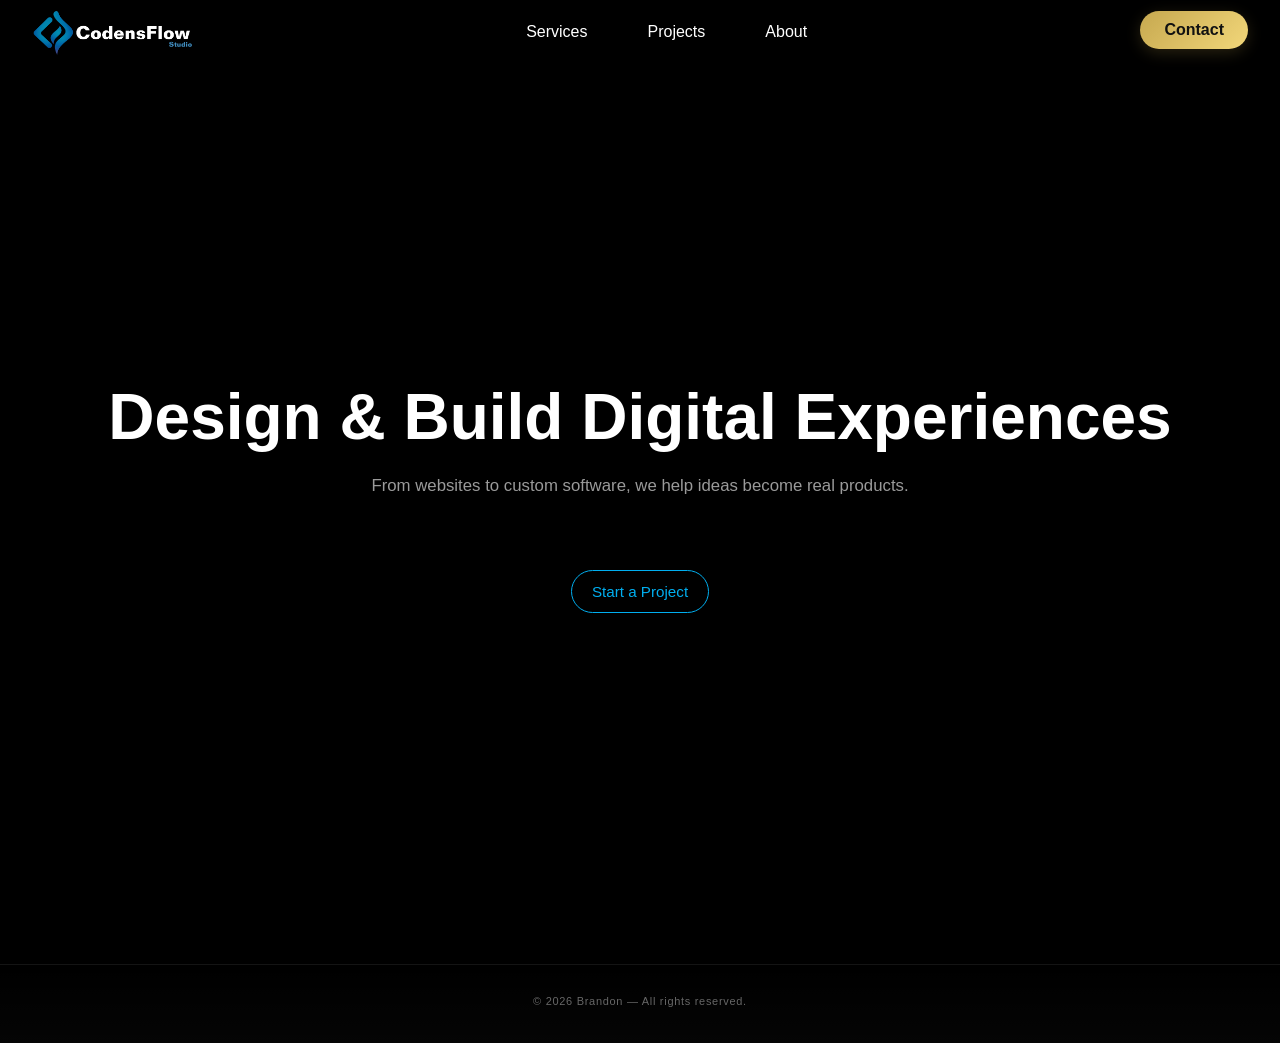
<file: index.html>
<!DOCTYPE html>
<html lang="en">

<head>
  <!-- =========================================
         CONFIGURACIÓN BÁSICA DEL DOCUMENTO
         ========================================= -->
  <meta charset="UTF-8">
  <meta name="viewport" content="width=device-width, initial-scale=1.0">
  <title>CodensFlow Studio</title>
  <link rel="shortcut icon" href="CodensFlow.png">
  <link rel="stylesheet" href="main.css">
</head>

<body>

  <!-- =========================================
     HEADER / BARRA DE NAVEGACIÓN PRINCIPAL
     ========================================= -->
  <header id="header">
    <nav class="nav">

      <!-- =========================================
         LOGO DE LA MARCA
         ========================================= -->
      <div class="nav-logo">
        <a href="index.html">
          <img src="CFSL.png" alt="CodensFlow Studio" id="logo">
        </a>
      </div>

      <!-- =========================================
         MENÚ PRINCIPAL DE NAVEGACIÓN (DESKTOP)
         ========================================= -->
      <ul class="nav-links">
        <li class="has-submenu" data-menu="0"><a href="#">Services</a></li>
        <li class="has-submenu" data-menu="1"><a href="#">Projects</a></li>
        <li class="has-submenu" data-menu="2"><a href="#">About</a></li>
        <span class="nav-indicator"></span>
      </ul>

      <!-- =========================================
         BOTÓN CALL TO ACTION + HAMBURGER (MOBILE)
         ========================================= -->
      <div class="nav-cta">
        <!-- Desktop: botón completo con fondo dorado -->
        <a href="#contact" class="contact-btn contact-btn-desktop">
          <span class="btn-text">Contact</span>
          <svg class="btn-icon" viewBox="0 0 24 24" fill="none" stroke="currentColor" stroke-width="2" stroke-linecap="round" stroke-linejoin="round">
            <path d="M20 21v-2a4 4 0 0 0-4-4H8a4 4 0 0 0-4 4v2"></path>
            <circle cx="12" cy="7" r="4"></circle>
          </svg>
        </a>
        <!-- Mobile: solo icono sin fondo -->
        <a href="#contact" class="contact-btn-mobile">
          <svg viewBox="0 0 24 24" fill="none" stroke="#c6a84f" stroke-width="2" stroke-linecap="round" stroke-linejoin="round">
            <path d="M20 21v-2a4 4 0 0 0-4-4H8a4 4 0 0 0-4 4v2"></path>
            <circle cx="12" cy="7" r="4"></circle>
          </svg>
        </a>
        <!-- Hamburger button -->
        <button class="hamburger-btn" id="hamburgerBtn" aria-label="Open menu">
          <span class="ham-line"></span>
          <span class="ham-line"></span>
          <span class="ham-line"></span>
        </button>
      </div>

    </nav>
  </header>

  <!-- =========================================
     MEGA MENU GLOBAL
     ========================================= -->
  <div class="mega-menu">
    <div class="mega-slider">

      <!-- PANEL 0 — SERVICES -->
      <div class="mega-panel">
        <div class="mega-column">
          <h4>Web Development</h4>
          <a href="Websites.html">Websites</a>
          <a href="webapplications.html">Web Applications</a>
          <a href="businesssoftware.html">Business Software</a>
        </div>
        <div class="mega-column">
          <h4>Innovation</h4>
          <a href="Experiences.html">Digital Experiences</a>
        </div>
      </div>

      <!-- PANEL 1 — PROJECTS -->
      <div class="mega-panel">
        <div class="mega-column">
          <h4>Projects</h4>
          <a href="#">Web Projects</a>
          <a href="#">Apps</a>
          <a href="#">Internal Tools</a>
        </div>
      </div>

      <!-- PANEL 2 — ABOUT -->
      <div class="mega-panel">
        <div class="mega-column">
          <h4>About CodensFlow</h4>
          <a href="#">Studio</a>
          <a href="#">Vision</a>
          <a href="#">Contact</a>
        </div>
      </div>

    </div>
  </div>

  <!-- =========================================
     HERO SECTION
     ========================================= -->
  <section class="hero">
    <div class="hero-content">
      <h1>Design & Build Digital Experiences</h1>
      <p>From websites to custom software, we help ideas become real products.</p>

      <div class="project-flow">
        <button class="hero-btn flow-btn main">Start a Project</button>
        <button class="flow-btn opt" data-type="websites">Website</button>
        <button class="flow-btn opt" data-type="apps">Web Application</button>
        <button class="flow-btn opt" data-type="software">Business Software</button>
        <button class="flow-btn opt" data-type="experiences">Digital Experiences</button>

      </div>
    </div>
  </section>

  <!-- =========================================
     PROJECT DETAIL
     ========================================= -->
  <!--WEWBSITES-->
  <section id="project-websites" class="project-detail">
    <h2 id="project-title">Websites</h2>
    <div class="project-animation is-websites">
      <div class="ws-orbital-system">

        <!-- Pulse rings from planet -->
        <div class="ws-pulse-ring ws-ring-1"></div>
        <div class="ws-pulse-ring ws-ring-2"></div>

        <!-- Orbit path ring -->
        <div class="ws-orbit-path"></div>

        <!-- Planet at center -->
        <div class="ws-planet">
          <div class="ws-planet-equator"></div>
          <div class="ws-planet-glow"></div>
          <span class="ws-planet-icon">🌐</span>
        </div>

        <!-- Data packets traveling the orbit -->
        <div class="ws-orbit-arm ws-packet-arm ws-packet-arm-1"><div class="ws-data-packet"></div></div>
        <div class="ws-orbit-arm ws-packet-arm ws-packet-arm-2"><div class="ws-data-packet ws-packet-gold"></div></div>
        <div class="ws-orbit-arm ws-packet-arm ws-packet-arm-3"><div class="ws-data-packet ws-packet-purple"></div></div>

        <!-- Node 1: Online Store -->
        <div class="ws-orbit-arm ws-arm-1">
          <div class="ws-orbit-content">
            <div class="wsb-window wsb-store">
              <div class="wsb-chrome">
                <span class="wsb-dot wsb-close"></span>
                <span class="wsb-dot wsb-min"></span>
                <span class="wsb-dot wsb-max"></span>
                <span class="wsb-url">store.example.com</span>
              </div>
              <div class="wsb-body">
                <div class="wsb-topbar">
                  <span class="wsb-tiny">🛍 Shop &nbsp;·&nbsp; New &nbsp;·&nbsp; Sale</span>
                </div>
                <div class="wsb-product-grid">
                  <div class="wsb-product">
                    <div class="wsb-prod-img"></div>
                    <span class="wsb-prod-tag">$89</span>
                  </div>
                  <div class="wsb-product">
                    <div class="wsb-prod-img wsb-prod-img-b"></div>
                    <span class="wsb-prod-tag">$34</span>
                  </div>
                  <div class="wsb-product">
                    <div class="wsb-prod-img wsb-prod-img-c"></div>
                    <span class="wsb-prod-tag">$52</span>
                  </div>
                  <div class="wsb-product">
                    <div class="wsb-prod-img wsb-prod-img-d"></div>
                    <span class="wsb-prod-tag">$21</span>
                  </div>
                </div>
                <div class="wsb-cart-bar">
                  <span class="wsb-tiny wsb-btn-txt">Add to Cart &rarr;</span>
                </div>
              </div>
            </div>
            <span class="wsb-label">Online Store</span>
          </div>
        </div>

        <!-- Node 2: Service / Café -->
        <div class="ws-orbit-arm ws-arm-2">
          <div class="ws-orbit-content">
            <div class="wsb-window wsb-service">
              <div class="wsb-chrome">
                <span class="wsb-dot wsb-close"></span>
                <span class="wsb-dot wsb-min"></span>
                <span class="wsb-dot wsb-max"></span>
                <span class="wsb-url">cafe.example.com</span>
              </div>
              <div class="wsb-body">
                <div class="wsb-hero-bar">
                  <span class="wsb-tiny wsb-hero-txt">&#9749; Café Lumière</span>
                </div>
                <div class="wsb-menu-items">
                  <div class="wsb-menu-item">
                    <span class="wsb-tiny">Espresso &nbsp;·&nbsp; $3.50</span>
                  </div>
                  <div class="wsb-menu-item">
                    <span class="wsb-tiny">Avocado Toast &nbsp;·&nbsp; $12</span>
                  </div>
                  <div class="wsb-menu-item">
                    <span class="wsb-tiny">Brunch Set &nbsp;·&nbsp; $18</span>
                  </div>
                </div>
                <div class="wsb-reserve-btn">
                  <span class="wsb-tiny wsb-btn-txt">Reserve a Table</span>
                </div>
              </div>
            </div>
            <span class="wsb-label">Service Website</span>
          </div>
        </div>

        <!-- Node 3: Corporate -->
        <div class="ws-orbit-arm ws-arm-3">
          <div class="ws-orbit-content">
            <div class="wsb-window wsb-corporate">
              <div class="wsb-chrome">
                <span class="wsb-dot wsb-close"></span>
                <span class="wsb-dot wsb-min"></span>
                <span class="wsb-dot wsb-max"></span>
                <span class="wsb-url">corp.example.com</span>
              </div>
              <div class="wsb-body">
                <div class="wsb-corp-header">
                  <span class="wsb-tiny">&#9642; NovaCorp &nbsp;Q1 2026</span>
                </div>
                <div class="wsb-stats-row">
                  <div class="wsb-stat-box">
                    <span class="wsb-stat-num">&uarr;140%</span>
                    <span class="wsb-stat-lbl">Revenue</span>
                  </div>
                  <div class="wsb-stat-box">
                    <span class="wsb-stat-num">12K</span>
                    <span class="wsb-stat-lbl">Users</span>
                  </div>
                  <div class="wsb-stat-box">
                    <span class="wsb-stat-num">98%</span>
                    <span class="wsb-stat-lbl">Uptime</span>
                  </div>
                </div>
                <div class="wsb-text-block">
                  <div class="wsb-line"></div>
                  <div class="wsb-line wsb-line-short"></div>
                  <div class="wsb-line wsb-line-xs"></div>
                </div>
              </div>
            </div>
            <span class="wsb-label">Corporate Site</span>
          </div>
        </div>

      </div>
    </div>

    <div class="project-cards">
      <div class="project-card">
        <h4>Design</h4>
        <p>We design modern, clean and functional websites for any type of idea.</p>
      </div>
      <div class="project-card">
        <h4>Development</h4>
        <p>Custom-built websites focused on performance and scalability.</p>
      </div>
      <div class="project-card">
        <h4>Purpose</h4>
        <p>Websites created to convert visitors into real users or clients.</p>
      </div>
      <div class="project-card">
        <h4>Growth</h4>
        <p>Web platforms prepared to grow with your business.</p>
      </div>
    </div>

    <div class="final-cta">
      <a href="Websites.html" class="gold-btn">
        <span>Explore Websites</span>
      </a>
    </div>

  </section>

  <!--WEB APLICATIONS-->
  <section id="project-apps" class="project-detail">
    <h2 id="project-title">Web Applications</h2>

    <div class="project-animation app-preview">

      <div class="phone-wrap">
        <!-- Phone frame -->
        <div class="phone-mockup-v2" id="phoneMockup">
          <!-- Dynamic island -->
          <div class="phone-island"></div>
          <!-- Side buttons -->
          <div class="phone-btn-vol"></div>
          <div class="phone-btn-power"></div>
          <!-- Screen -->
          <div class="phone-screen-v2">
            <!-- Topbar -->
            <div class="app-topbar">
              <div class="app-avatar"></div>
              <div class="app-topbar-text">
                <div class="app-greeting"><span class="app-micro">Good morning, Alex</span></div>
                <div class="app-subtitle"><span class="app-micro app-micro-dim">Dashboard overview</span></div>
              </div>
              <div class="app-notif-icon"></div>
            </div>
            <!-- Stats -->
            <div class="app-stats-row">
              <div class="app-stat-card">
                <div class="app-stat-val"><span class="app-micro app-micro-bold">$48.2K</span></div>
                <div class="app-stat-lbl"><span class="app-micro app-micro-dim">Revenue</span></div>
              </div>
              <div class="app-stat-card">
                <div class="app-stat-val"><span class="app-micro app-micro-bold">1,240</span></div>
                <div class="app-stat-lbl"><span class="app-micro app-micro-dim">Users</span></div>
              </div>
            </div>
            <!-- Chart -->
            <div class="app-chart-strip">
              <div class="app-bar" style="--h:60%"></div>
              <div class="app-bar" style="--h:85%"></div>
              <div class="app-bar" style="--h:45%"></div>
              <div class="app-bar" style="--h:100%"></div>
              <div class="app-bar" style="--h:70%"></div>
            </div>
            <!-- List -->
            <div class="app-list">
              <div class="app-list-item"><div class="app-list-dot"></div><div class="app-list-line"></div></div>
              <div class="app-list-item"><div class="app-list-dot"></div><div class="app-list-line"></div></div>
              <div class="app-list-item"><div class="app-list-dot"></div><div class="app-list-line"></div></div>
            </div>
            <!-- Bottom nav -->
            <div class="app-bottom-nav">
              <div class="app-nav-item app-nav-active">
                <svg viewBox="0 0 24 24" fill="none" stroke="currentColor" stroke-width="2"><path d="M3 9l9-7 9 7v11a2 2 0 0 1-2 2H5a2 2 0 0 1-2-2z"/></svg>
              </div>
              <div class="app-nav-item">
                <svg viewBox="0 0 24 24" fill="none" stroke="currentColor" stroke-width="2"><circle cx="11" cy="11" r="8"/><line x1="21" y1="21" x2="16.65" y2="16.65"/></svg>
              </div>
              <div class="app-nav-item">
                <svg viewBox="0 0 24 24" fill="none" stroke="currentColor" stroke-width="2"><path d="M18 20V10M12 20V4M6 20v-6"/></svg>
              </div>
              <div class="app-nav-item">
                <svg viewBox="0 0 24 24" fill="none" stroke="currentColor" stroke-width="2"><path d="M20 21v-2a4 4 0 0 0-4-4H8a4 4 0 0 0-4 4v2"/><circle cx="12" cy="7" r="4"/></svg>
              </div>
            </div>
          </div>
        </div>
        <!-- Glow layer behind phone -->
        <div class="phone-glow-v2" id="phoneGlow"></div>
      </div>

      <div class="app-customizer-v2">
        <p class="app-customizer-label">Try a theme</p>
        <div class="color-options">
          <span class="color-dot active" data-color="#00AEEF" data-glow="rgba(0,174,239,0.35)"></span>
          <span class="color-dot" data-color="#7C3AED" data-glow="rgba(124,58,237,0.35)"></span>
          <span class="color-dot" data-color="#16A34A" data-glow="rgba(22,163,74,0.35)"></span>
          <span class="color-dot" data-color="#F59E0B" data-glow="rgba(245,158,11,0.35)"></span>
        </div>
      </div>

    </div>

    <div class="project-cards">

      <div class="project-card">
        <h4>Built for Your Business</h4>
        <p>
          Custom web applications designed around your workflow, not templates.
        </p>
      </div>

      <div class="project-card">
        <h4>Scalable & Secure</h4>
        <p>
          Applications that grow with your users, data and operations.
        </p>
      </div>

      <div class="project-card">
        <h4>Fast & Intuitive</h4>
        <p>
          Optimized for performance, usability and real-world usage.
        </p>
      </div>

    </div>


    <div class="final-cta">
      <a href="webapplications.html" class="gold-btn">
        <span>Explore Applications</span>
      </a>
    </div>

  </section>


  <!--BUSSINESS SOFTWARE-->
  <section id="project-software" class="project-detail">

    <h2 id="project-title">Custom Business Software</h2>

    <!-- LAPTOP SCENE — Inserted from businesssoftware -->
    <div class="bs-scene">

      <!-- SKILL CARDS — Around the laptop -->
      <div class="bs-skill-cards">
        <div class="bs-skill top-left">
          <span class="bs-skill-icon">⬡</span>
          <div>
            <strong>Custom Modules</strong>
            <p>Every feature built for your exact use case</p>
          </div>
        </div>
        <div class="bs-skill top-right">
          <span class="bs-skill-icon">⬡</span>
          <div>
            <strong>Role-Based Access</strong>
            <p>Granular permissions per user and department</p>
          </div>
        </div>
        <div class="bs-skill mid-left">
          <span class="bs-skill-icon">⬡</span>
          <div>
            <strong>Real-Time Reports</strong>
            <p>Live dashboards with actionable KPIs</p>
          </div>
        </div>
        <div class="bs-skill mid-right">
          <span class="bs-skill-icon">⬡</span>
          <div>
            <strong>API Integrations</strong>
            <p>Connects to Stripe, Slack, HubSpot & more</p>
          </div>
        </div>
        <div class="bs-skill bot-left">
          <span class="bs-skill-icon">⬡</span>
          <div>
            <strong>Automated Billing</strong>
            <p>Invoice generation, reminders, and tracking</p>
          </div>
        </div>
        <div class="bs-skill bot-right">
          <span class="bs-skill-icon">⬡</span>
          <div>
            <strong>Offline Mode</strong>
            <p>Critical workflows available without internet</p>
          </div>
        </div>
      </div>

      <!-- LAPTOP MOCKUP -->
      <div class="bs-laptop-wrap">
        <div class="bs-laptop">

          <!-- LID / Screen -->
          <div class="bs-lid">
            <div class="bs-screen">

              <!-- STATE 1: Windows Desktop -->
              <div class="bs-win-desktop" id="bsDesktop">
                <div class="bs-win-wallpaper"></div>

                <!-- App Icons on Desktop -->
                <div class="bs-desktop-icons">
                  <div class="bs-app-icon" id="bsLaunchErp">
                    <div class="bs-icon-box">
                      <span class="bs-icon-label-top">ERP</span>
                      <span class="bs-icon-version">v1.0</span>
                    </div>
                    <span class="bs-icon-name">CodensFlow ERP<br><em>Agency Manager BETA</em></span>
                  </div>
                  <div class="bs-app-icon bs-icon-disabled">
                    <div class="bs-icon-box bs-icon-locked">
                      <span class="bs-icon-label-top">FIN</span>
                      <span class="bs-icon-version">v0.9</span>
                    </div>
                    <span class="bs-icon-name">Finance Suite<br><em>Coming Soon</em></span>
                  </div>
                </div>

                <!-- Hint -->
                <div class="bs-hint-text" id="bsHintText">↑ Double-click to launch</div>

                <!-- Windows Taskbar -->
                <div class="bs-taskbar">
                  <div class="bs-taskbar-start">
                    <span class="bs-win-logo">⊞</span>
                    <span class="bs-taskbar-label">CodensFlow OS</span>
                  </div>
                  <div class="bs-taskbar-center">
                    <span class="bs-taskbar-app" id="bsTaskbarApp" style="display:none">
                      <span class="bs-app-dot"></span> CodensFlow ERP — BETA
                    </span>
                  </div>
                  <div class="bs-taskbar-clock" id="bsClock">--:--</div>
                </div>
              </div>

              <!-- STATE 2: App Window -->
              <div class="bs-app-window" id="bsAppWindow" style="display:none">

                <!-- Window Chrome (Title Bar) -->
                <div class="bs-win-chrome">
                  <div class="bs-chrome-left">
                    <span class="bs-win-ctrl bs-ctrl-close" onclick="bsCloseApp()"></span>
                    <span class="bs-win-ctrl bs-ctrl-min"></span>
                    <span class="bs-win-ctrl bs-ctrl-max"></span>
                  </div>
                  <div class="bs-chrome-title">
                    <span class="bs-chrome-icon">▣</span>
                    CodensFlow ERP 1.0 BETA &nbsp;|&nbsp; Agency Manager
                  </div>
                  <div class="bs-chrome-right">
                    <span class="bs-win-badge">BETA</span>
                  </div>
                </div>

                <!-- App Layout -->
                <div class="bs-app-layout">

                  <!-- Sidebar -->
                  <aside class="bs-sidebar">
                    <div class="bs-sidebar-brand">
                      <span class="bs-brand-dot"></span>
                      CFS Agency
                    </div>
                    <nav class="bs-sidenav">
                      <button class="bs-nav-item active" data-module="dashboard" onclick="bsLoadModule(this)">
                        <span class="bs-nav-icon">◈</span> Dashboard
                      </button>
                      <button class="bs-nav-item" data-module="projects" onclick="bsLoadModule(this)">
                        <span class="bs-nav-icon">◫</span> Projects
                      </button>
                      <button class="bs-nav-item" data-module="clients" onclick="bsLoadModule(this)">
                        <span class="bs-nav-icon">◉</span> Clients
                      </button>
                      <button class="bs-nav-item" data-module="billing" onclick="bsLoadModule(this)">
                        <span class="bs-nav-icon">◈</span> Billing
                      </button>
                      <button class="bs-nav-item" data-module="reports" onclick="bsLoadModule(this)">
                        <span class="bs-nav-icon">◫</span> Reports
                      </button>
                    </nav>
                    <div class="bs-sidebar-footer">
                      <span class="bs-status-dot"></span> System Online
                    </div>
                  </aside>

                  <!-- Main Content Area -->
                  <div class="bs-content" id="bsContent">
                    <!-- Filled by JS -->
                  </div>

                </div>

                <!-- Taskbar inside app -->
                <div class="bs-taskbar">
                  <div class="bs-taskbar-start">
                    <span class="bs-win-logo">⊞</span>
                    <span class="bs-taskbar-label">CodensFlow OS</span>
                  </div>
                  <div class="bs-taskbar-center">
                    <span class="bs-taskbar-app">
                      <span class="bs-app-dot"></span> CodensFlow ERP — BETA
                    </span>
                  </div>
                  <div class="bs-taskbar-clock" id="bsClock2">--:--</div>
                </div>

              </div>
              <!-- /STATE 2 -->

            </div>
            <!-- Webcam dot -->
            <div class="bs-webcam"></div>
          </div>

          <!-- BASE — Clean flat MacBook-style -->
          <div class="bs-base"></div>

        </div>
        <!-- /bs-laptop -->
      </div>
      <!-- /bs-laptop-wrap -->

    </div>
    <!-- /bs-scene -->



    <div class="project-cards">
      <div class="project-card">
        <h4>Tailored Business Software</h4>
        <p>
          We build software designed specifically around your workflows,
          not generic tools that force you to adapt.
        </p>
      </div>
      <div class="project-card">
        <h4>Scalable by Design</h4>
        <p>
          Start small and expand your system as your operation grows.
          Add modules without rebuilding everything.
        </p>
      </div>
      <div class="project-card">
        <h4>Automation & Control</h4>
        <p>
          Reduce manual work, improve accuracy, and gain real-time visibility
          across your business processes.
        </p>
      </div>

    </div>




    <div class="final-cta">
      <a href="businesssoftware.html" class="gold-btn">
          <span>Explore Software</span>
        </a>
    </div>

  </section>



  <!--EXPERIENCES DIGITALES-->
  <section id="project-experiences" class="project-detail" data-lab-ready="false">

    <!-- Particle Canvas (experiences lab) -->
    <canvas id="idx-particleCanvas" style="position:absolute; top:0; left:0; width:100%; height:100%; z-index:0; pointer-events:none;"></canvas>

    <!-- Lab UI overlay -->
    <div id="idx-labContainer" style="position:relative; z-index:10; width:100%; min-height:100vh; display:flex; flex-direction:column; align-items:center; justify-content:center; gap:35px; padding:110px 20px 60px;">

      <!-- Brand -->
      <div class="exp-brand" style="text-align:center;">
        <div style="font-family:'JetBrains Mono',monospace; font-size:0.7rem; letter-spacing:4px; color:rgba(255,255,255,0.3); text-transform:uppercase; margin-bottom:8px;">Innovation Lab</div>
        <h2 style="font-size:clamp(1.4rem,3vw,2.2rem); font-weight:300; color:rgba(255,255,255,0.9);">Elige tu <span style="font-weight:700; background:linear-gradient(90deg,#00AEEF,#00ff66); -webkit-background-clip:text; -webkit-text-fill-color:transparent; background-clip:text;">Experiencia</span></h2>
      </div>

      <!-- Cards -->
      <div class="exp-selector">

        <!-- Virtual OS Card -->
        <div class="exp-card card-os" id="idx-cardOS">
          <div class="exp-badge">PRÓXIMAMENTE</div>
          <div class="exp-card-icon">
            <svg viewBox="0 0 24 24" fill="none" stroke-width="1.5" stroke-linecap="round" stroke-linejoin="round">
              <rect x="2" y="3" width="20" height="14" rx="2"/>
              <path d="M8 21h8M12 17v4"/>
              <circle cx="12" cy="10" r="2"/>
              <path d="M7 10h1M16 10h1M12 6v1M12 13v1"/>
            </svg>
          </div>
          <div class="exp-card-tag">Experience 01</div>
          <h3 class="exp-card-title">Virtual OS</h3>
          <p class="exp-card-desc" style="font-size:0.8rem;">Escritorio virtual, instala apps y acceso remoto desde tu navegador.</p>
        </div>

        <!-- Interactive AI Card -->
        <div class="exp-card card-ai" id="idx-cardAI">
          <div class="exp-badge">PRÓXIMAMENTE</div>
          <div class="exp-card-icon">
            <svg viewBox="0 0 24 24" fill="none" stroke-width="1.5" stroke-linecap="round" stroke-linejoin="round">
              <circle cx="12" cy="5" r="2"/>
              <circle cx="5" cy="19" r="2"/>
              <circle cx="19" cy="19" r="2"/>
              <circle cx="12" cy="12" r="2.5"/>
              <path d="M12 7v3M7 18l3.5-2.5M16.5 15.5L13 18"/>
            </svg>
          </div>
          <div class="exp-card-tag">Experience 02</div>
          <h3 class="exp-card-title">Interactive AI</h3>
          <p class="exp-card-desc" style="font-size:0.8rem;">Conversa con nuestro robot IA de nueva generación en tiempo real.</p>
        </div>

      </div>

      <!-- Teaser -->
      <div style="text-align:center; max-width:420px;">
        <p id="idx-teaserText" style="font-size:0.78rem; color:rgba(255,255,255,0.28); font-family:'JetBrains Mono',monospace; line-height:1.8;"></p><span style="display:inline-block; width:2px; height:13px; background:rgba(0,174,239,0.6); margin-left:3px; vertical-align:middle; animation:cursorBlink 1.1s steps(2) infinite;"></span>
      </div>

    </div>

    <!-- Particle Text Overlay -->
    <div id="idx-particleTextOverlay" style="position:absolute; inset:0; z-index:5; display:none; align-items:center; justify-content:center; flex-direction:column; gap:20px; pointer-events:none;">
      <span id="idx-overlaySubtitle" style="font-family:'JetBrains Mono',monospace; font-size:0.9rem; letter-spacing:6px; color:#fff; text-transform:uppercase; font-weight:500;"></span>
    </div>

    <!-- Back Button -->
    <button id="idx-overlayBackBtn" style="display:none; position:absolute; bottom:25px; left:50%; transform:translateX(-50%); background:rgba(255,255,255,0.06); border:1px solid rgba(255,255,255,0.15); color:rgba(255,255,255,0.55); padding:10px 26px; border-radius:30px; font-family:'Inter',sans-serif; font-size:0.82rem; cursor:pointer; z-index:20; transition:all 0.3s;">← Volver al Lab</button>

  </section>

  <!--FINAL DE LAS ANIMACIONES-->



  <footer class="site-footer">
    <p>© 2026 Brandon — All rights reserved.</p>
  </footer>



  <!-- CONTACT MODAL -->
  <div class="modal-overlay" id="contactModal">
    <div class="modal-close" id="closeModal">&times;</div>
    <div class="flip-container" id="contactFlipContainer">
      <div class="flipper">
        
        <!-- CARA FRONTAL: CONTACTO -->
        <div class="front-face contact-face">
          <div class="contact-header">
            <h2>Let's build something great</h2>
            <p>Select a channel to start a conversation with our team.</p>
          </div>
          <div class="contact-methods">
            <a href="mailto:hello@codensflow.com" class="c-method mail-glow" id="secretEmailBtn">
              <svg viewBox="0 0 24 24" fill="none" stroke="currentColor" stroke-width="2" stroke-linecap="round" stroke-linejoin="round"><path d="M4 4h16c1.1 0 2 .9 2 2v12c0 1.1-.9 2-2 2H4c-1.1 0-2-.9-2-2V6c0-1.1.9-2 2-2z"></path><polyline points="22,6 12,13 2,6"></polyline></svg>
              <span>Email Us</span>
            </a>
            <a href="#" class="c-method in-glow" target="_blank">
              <svg viewBox="0 0 24 24" fill="none" stroke="currentColor" stroke-width="2" stroke-linecap="round" stroke-linejoin="round"><path d="M16 8a6 6 0 0 1 6 6v7h-4v-7a2 2 0 0 0-2-2 2 2 0 0 0-2 2v7h-4v-7a6 6 0 0 1 6-6z"></path><rect x="2" y="9" width="4" height="12"></rect><circle cx="4" cy="4" r="2"></circle></svg>
              <span>LinkedIn</span>
            </a>
            <a href="#" class="c-method fb-glow" target="_blank">
              <svg viewBox="0 0 24 24" fill="none" stroke="currentColor" stroke-width="2" stroke-linecap="round" stroke-linejoin="round"><path d="M18 2h-3a5 5 0 0 0-5 5v3H7v4h3v8h4v-8h3l1-4h-4V7a1 1 0 0 1 1-1h3z"></path></svg>
              <span>Facebook</span>
            </a>
          </div>
        </div>

        <!-- CARA TRASERA: LOGIN -->
        <div class="back-face login-face">
          <div class="login-panel">
            <img src="LOGOS/Logo_CFS.png" alt="CodensFlow Staff" class="login-logo">
            <h3>STAFF ACCESS</h3>
            <form id="staffLoginForm" onsubmit="event.preventDefault();">
              <div class="input-group">
                <input type="text" placeholder="Access ID" required>
              </div>
              <div class="input-group">
                <input type="password" placeholder="Passphrase" required>
              </div>
              <button type="submit" class="cyber-btn">Authenticate</button>
            </form>
          </div>
        </div>
        
      </div>
    </div>
  </div>

  <!-- =========================================
     MOBILE DRAWER MENU
     ========================================= -->
  <div class="mobile-drawer" id="mobileDrawer">
    <!-- Overlay para cerrar -->
    <div class="drawer-overlay" id="drawerOverlay"></div>

    <!-- Panel principal del drawer -->
    <div class="drawer-panel">

      <!-- Burbujas de navegación superior -->
      <div class="drawer-bubbles">
        <button class="bubble active" data-section="0" id="bubble-0">
          <svg viewBox="0 0 24 24" fill="none" stroke="currentColor" stroke-width="2">
            <path d="M3 9l9-7 9 7v11a2 2 0 01-2 2H5a2 2 0 01-2-2z"/>
            <polyline points="9 22 9 12 15 12 15 22"/>
          </svg>
          <span>Services</span>
        </button>
        <button class="bubble" data-section="1" id="bubble-1">
          <svg viewBox="0 0 24 24" fill="none" stroke="currentColor" stroke-width="2">
            <rect x="2" y="3" width="20" height="14" rx="2"/>
            <path d="M8 21h8M12 17v4"/>
          </svg>
          <span>Projects</span>
        </button>
        <button class="bubble" data-section="2" id="bubble-2">
          <svg viewBox="0 0 24 24" fill="none" stroke="currentColor" stroke-width="2">
            <circle cx="12" cy="8" r="4"/>
            <path d="M4 20c0-4 3.6-7 8-7s8 3 8 7"/>
          </svg>
          <span>About</span>
        </button>
      </div>

      <!-- Viewport deslizable -->
      <div class="drawer-viewport">
        <!-- Sección 0: Services -->
        <div class="drawer-section active" data-section="0">
          <h3 class="section-label">Web Development</h3>
          <a class="drawer-link" href="Websites.html">
            <div class="drawer-link-icon">
              <svg viewBox="0 0 24 24" fill="none" stroke="currentColor" stroke-width="2"><circle cx="12" cy="12" r="10"/><line x1="2" y1="12" x2="22" y2="12"/><path d="M12 2a15.3 15.3 0 010 20M12 2a15.3 15.3 0 000 20"/></svg>
            </div>
            <div class="drawer-link-text">
              <strong>Websites</strong>
              <span>Modern, fast & functional sites</span>
            </div>
            <svg class="drawer-link-arrow" viewBox="0 0 24 24" fill="none" stroke="currentColor" stroke-width="2"><polyline points="9 18 15 12 9 6"/></svg>
          </a>
          <a class="drawer-link" href="webapplications.html">
            <div class="drawer-link-icon">
              <svg viewBox="0 0 24 24" fill="none" stroke="currentColor" stroke-width="2"><rect x="5" y="2" width="14" height="20" rx="2"/><line x1="12" y1="18" x2="12" y2="18"/></svg>
            </div>
            <div class="drawer-link-text">
              <strong>Web Applications</strong>
              <span>Custom-built for your workflow</span>
            </div>
            <svg class="drawer-link-arrow" viewBox="0 0 24 24" fill="none" stroke="currentColor" stroke-width="2"><polyline points="9 18 15 12 9 6"/></svg>
          </a>
          <a class="drawer-link" href="businesssoftware.html">
            <div class="drawer-link-icon">
              <svg viewBox="0 0 24 24" fill="none" stroke="currentColor" stroke-width="2"><rect x="2" y="3" width="20" height="14" rx="2"/><path d="M8 21h8M12 17v4"/></svg>
            </div>
            <div class="drawer-link-text">
              <strong>Business Software</strong>
              <span>Scalable enterprise solutions</span>
            </div>
            <svg class="drawer-link-arrow" viewBox="0 0 24 24" fill="none" stroke="currentColor" stroke-width="2"><polyline points="9 18 15 12 9 6"/></svg>
          </a>
        </div>

        <!-- Sección 1: Projects -->
        <div class="drawer-section" data-section="1">
          <h3 class="section-label">Our Work</h3>
          <a class="drawer-link" href="#">
            <div class="drawer-link-icon">
              <svg viewBox="0 0 24 24" fill="none" stroke="currentColor" stroke-width="2"><circle cx="12" cy="12" r="10"/><line x1="2" y1="12" x2="22" y2="12"/></svg>
            </div>
            <div class="drawer-link-text">
              <strong>Web Projects</strong>
              <span>Sites we've built</span>
            </div>
            <svg class="drawer-link-arrow" viewBox="0 0 24 24" fill="none" stroke="currentColor" stroke-width="2"><polyline points="9 18 15 12 9 6"/></svg>
          </a>
          <a class="drawer-link" href="#">
            <div class="drawer-link-icon">
              <svg viewBox="0 0 24 24" fill="none" stroke="currentColor" stroke-width="2"><rect x="5" y="2" width="14" height="20" rx="2"/></svg>
            </div>
            <div class="drawer-link-text">
              <strong>Apps</strong>
              <span>Mobile & web applications</span>
            </div>
            <svg class="drawer-link-arrow" viewBox="0 0 24 24" fill="none" stroke="currentColor" stroke-width="2"><polyline points="9 18 15 12 9 6"/></svg>
          </a>
          <a class="drawer-link" href="#">
            <div class="drawer-link-icon">
              <svg viewBox="0 0 24 24" fill="none" stroke="currentColor" stroke-width="2"><polyline points="16 18 22 12 16 6"/><polyline points="8 6 2 12 8 18"/></svg>
            </div>
            <div class="drawer-link-text">
              <strong>Internal Tools</strong>
              <span>Automation & dashboards</span>
            </div>
            <svg class="drawer-link-arrow" viewBox="0 0 24 24" fill="none" stroke="currentColor" stroke-width="2"><polyline points="9 18 15 12 9 6"/></svg>
          </a>
        </div>

        <!-- Sección 2: About -->
        <div class="drawer-section" data-section="2">
          <h3 class="section-label">CodensFlow Studio</h3>
          <a class="drawer-link" href="#">
            <div class="drawer-link-icon">
              <svg viewBox="0 0 24 24" fill="none" stroke="currentColor" stroke-width="2"><path d="M3 9l9-7 9 7v11a2 2 0 01-2 2H5a2 2 0 01-2-2z"/></svg>
            </div>
            <div class="drawer-link-text">
              <strong>Studio</strong>
              <span>Who we are</span>
            </div>
            <svg class="drawer-link-arrow" viewBox="0 0 24 24" fill="none" stroke="currentColor" stroke-width="2"><polyline points="9 18 15 12 9 6"/></svg>
          </a>
          <a class="drawer-link" href="#">
            <div class="drawer-link-icon">
              <svg viewBox="0 0 24 24" fill="none" stroke="currentColor" stroke-width="2"><path d="M1 12s4-8 11-8 11 8 11 8-4 8-11 8-11-8-11-8z"/><circle cx="12" cy="12" r="3"/></svg>
            </div>
            <div class="drawer-link-text">
              <strong>Vision</strong>
              <span>Our mission & values</span>
            </div>
            <svg class="drawer-link-arrow" viewBox="0 0 24 24" fill="none" stroke="currentColor" stroke-width="2"><polyline points="9 18 15 12 9 6"/></svg>
          </a>
          <a class="drawer-link" href="#contact">
            <div class="drawer-link-icon">
              <svg viewBox="0 0 24 24" fill="none" stroke="currentColor" stroke-width="2"><path d="M4 4h16c1.1 0 2 .9 2 2v12c0 1.1-.9 2-2 2H4c-1.1 0-2-.9-2-2V6c0-1.1.9-2 2-2z"/><polyline points="22,6 12,13 2,6"/></svg>
            </div>
            <div class="drawer-link-text">
              <strong>Contact</strong>
              <span>Start a conversation</span>
            </div>
            <svg class="drawer-link-arrow" viewBox="0 0 24 24" fill="none" stroke="currentColor" stroke-width="2"><polyline points="9 18 15 12 9 6"/></svg>
          </a>
        </div>
      </div>

      <!-- Footer del drawer -->
      <div class="drawer-footer">
        <span>© 2026 CodensFlow Studio</span>
      </div>
    </div>
  </div>

  <script src="app.js"></script>
  <script src="experiences-embedded.js"></script>
</body>

</html>
</file>
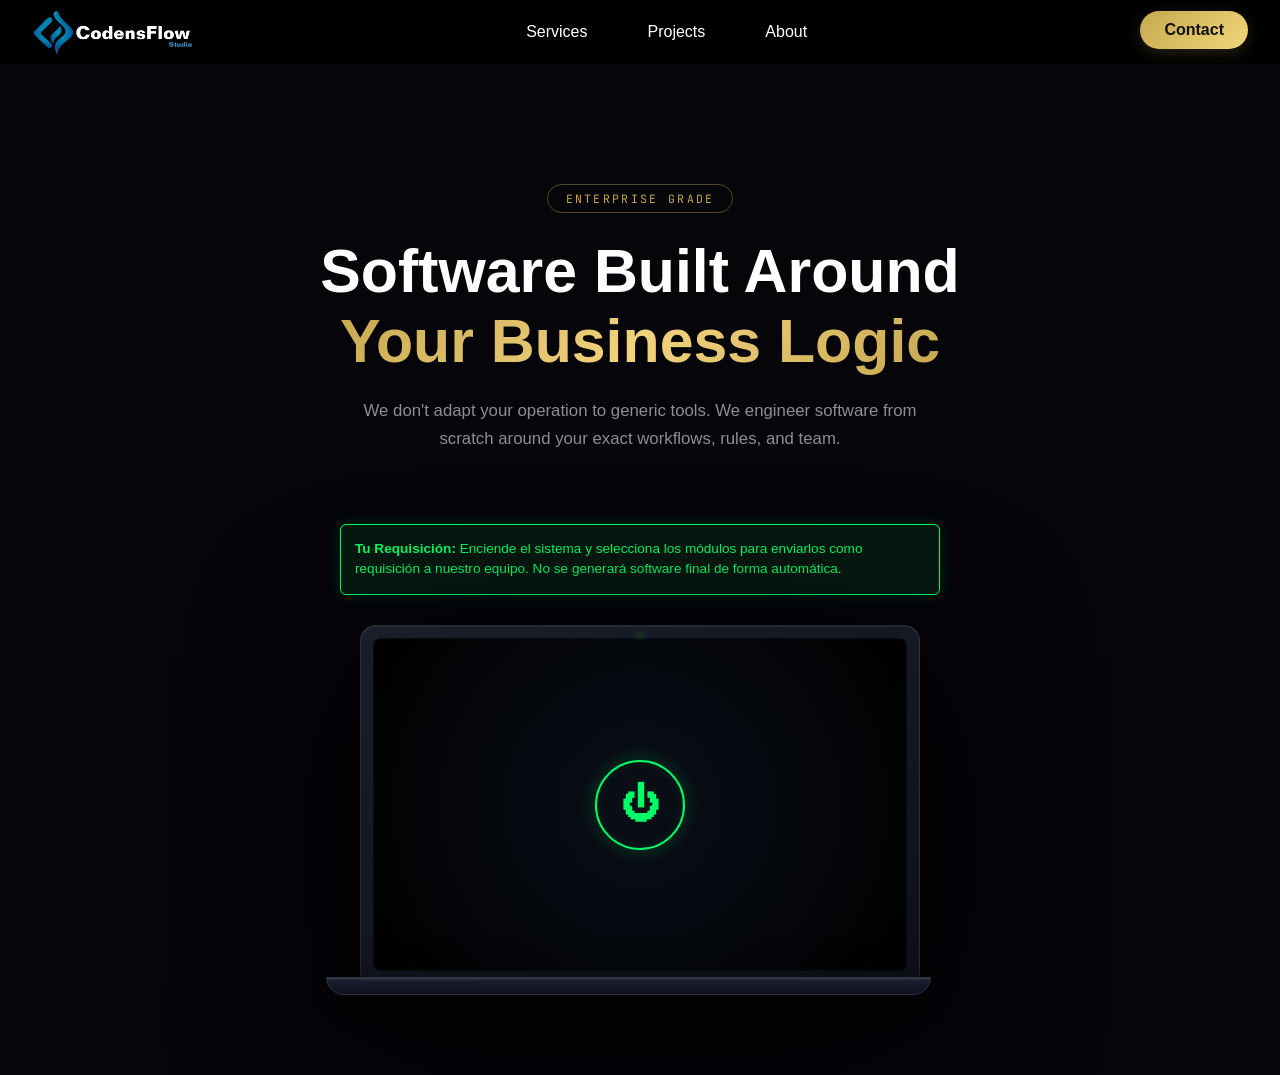
<file: businesssoftware.html>
<!DOCTYPE html>
<html lang="en">

<head>
  <meta charset="UTF-8">
  <meta name="viewport" content="width=device-width, initial-scale=1.0">
  <title>Business Software — CodensFlow Studio</title>
  <meta name="description"
    content="Custom enterprise software engineered around your workflows. CRMs, ERPs, internal tools – built from scratch, not templates.">
  <link rel="shortcut icon" href="CodensFlow.png">
  <link rel="stylesheet" href="main.css?v=3">
  <link rel="preconnect" href="https://fonts.googleapis.com">
  <link
    href="https://fonts.googleapis.com/css2?family=Inter:wght@300;400;500;600&family=JetBrains+Mono:wght@400;500&display=swap"
    rel="stylesheet">
</head>

<body class="bs-page">

  <!-- HEADER -->
  <header id="header">
    <nav class="nav">
      <div class="nav-logo">
        <a href="index.html">
          <img src="CFSL.png" alt="CodensFlow Studio" id="logo">
        </a>
      </div>
      <ul class="nav-links">
        <li class="has-submenu" data-menu="0"><a href="#">Services</a></li>
        <li class="has-submenu" data-menu="1"><a href="#">Projects</a></li>
        <li class="has-submenu" data-menu="2"><a href="#">About</a></li>
        <span class="nav-indicator"></span>
      </ul>
      <div class="nav-cta">
        <a href="#contact" class="contact-btn contact-btn-desktop">
          <span class="btn-text">Contact</span>
          <svg class="btn-icon" viewBox="0 0 24 24" fill="none" stroke="currentColor" stroke-width="2">
            <path d="M20 21v-2a4 4 0 0 0-4-4H8a4 4 0 0 0-4 4v2"></path>
            <circle cx="12" cy="7" r="4"></circle>
          </svg>
        </a>
        <a href="#contact" class="contact-btn-mobile">
          <svg viewBox="0 0 24 24" fill="none" stroke="#c6a84f" stroke-width="2" stroke-linecap="round"
            stroke-linejoin="round">
            <path d="M20 21v-2a4 4 0 0 0-4-4H8a4 4 0 0 0-4 4v2"></path>
            <circle cx="12" cy="7" r="4"></circle>
          </svg>
        </a>
        <button class="hamburger-btn" id="bsHamburgerBtnOverride" aria-label="Open menu" onclick="
          var m=document.getElementById('mobileDrawer'); 
          var o=document.getElementById('drawerOverlay');
          m.classList.toggle('is-open'); 
          this.classList.toggle('is-open'); 
          document.body.style.overflow = this.classList.contains('is-open') ? 'hidden' : ''; 
          if(o) { o.onclick = () => { m.classList.remove('is-open'); this.classList.remove('is-open'); document.body.style.overflow=''; }; }
          event.stopPropagation();
        ">
          <span class="ham-line"></span>
          <span class="ham-line"></span>
          <span class="ham-line"></span>
        </button>
        <!-- Dummy button to satisfy app.js strict checks without double triggers -->
        <div id="hamburgerBtn" style="display:none;"></div>
      </div>
    </nav>
  </header>

  <!-- MEGA MENU -->
  <div class="mega-menu">
    <div class="mega-slider">
      <div class="mega-panel">
        <div class="mega-column">
          <h4>Web Development</h4>
          <a href="Websites.html">Websites</a>
          <a href="webapplications.html">Web Applications</a>
          <a href="businesssoftware.html">Business Software</a>
        </div>
        <div class="mega-column">
          <h4>UI / UX</h4>
          <a href="#">UI Design</a>
          <a href="#">UX Research</a>
          <a href="#">Brand Kits</a>
        </div>
      </div>
      <div class="mega-panel">
        <div class="mega-column">
          <h4>Projects</h4>
          <a href="#">Web Projects</a>
          <a href="#">Apps</a>
          <a href="#">Internal Tools</a>
        </div>
      </div>
      <div class="mega-panel">
        <div class="mega-column">
          <h4>About CodensFlow</h4>
          <a href="#">Studio</a>
          <a href="#">Vision</a>
          <a href="#">Contact</a>
        </div>
      </div>
    </div>
  </div>

  <!-- ============================================================
       MAIN CONTENT
       ============================================================ -->
  <main class="bs-main">

    <!-- HERO HEADER -->
    <div class="bs-hero">
      <span class="bs-badge">ENTERPRISE GRADE</span>
      <h1>Software Built Around<br><span class="bs-gradient-text">Your Business Logic</span></h1>
      <p>We don't adapt your operation to generic tools. We engineer software from scratch around your exact workflows,
        rules, and team.</p>
    </div>

    <!-- Instrucción Permanente para el Usuario (Antes del SO) -->
    <div class="os-guide-notice" style="margin: 0 auto 30px; max-width: 600px; padding: 14px; background: rgba(0, 255, 102, 0.08); border: 1px solid #00ff66; border-radius: 6px; color: #00ff66; font-size: 0.85rem; display: flex; align-items: center; gap: 10px; box-shadow: 0 0 15px rgba(0, 255, 102, 0.15); line-height: 1.5;">
      <div>
          <strong>Tu Requisición:</strong> Enciende el sistema y selecciona los módulos para enviarlos como requisición a nuestro equipo. No se generará software final de forma automática.
      </div>
    </div>

    <!-- =============================================
         VIRTUAL OS EXPERIENCE
         ============================================= -->
    <div class="bs-os-scene" id="bsOsScene">
      <div class="bs-os-laptop" id="bsOsLaptop">
        <!-- LID / Screen -->
        <div class="bs-os-lid" id="bsOsLid">
          <div class="bs-os-screen">

            <!-- STATE 0: Powered Off -->
            <div class="bs-os-off" id="bsOsOffState">
              <button class="neon-power-btn" id="bsPowerBtn" aria-label="Iniciar Configurador">
                <span class="power-icon">&#x23FB;</span>
              </button>
            </div>

            <!-- STATE 1: Boot Sequence -->
            <div class="bs-os-boot" id="bsOsBootState" style="display:none;">
              <div class="boot-text-wrap">
                <div class="boot-text" id="bsBootText"></div>
                <div class="boot-cursor">_</div>
              </div>
            </div>

            <!-- STATE 2: Configurator (Step 1 & 2) -->
            <div class="bs-os-desktop" id="bsOsDesktopState" style="display:none;">
              <div class="os-header">
                <div class="os-logo">CodensFlow OS</div>
                <div class="os-steps">Step 1: Configure Features</div>
              </div>

              <!-- Step 1: Configurator App -->
              <style>
                /* Layout structural overrides */
                #osConfigApp {
                  grid-template-columns: 260px 1fr !important;
                  grid-template-rows: 1fr auto !important;
                  width: 100% !important;
                }

                #osConfigApp .os-app-sidebar {
                  grid-column: 1 !important;
                  grid-row: 1 !important;
                  border-bottom: none !important;
                }

                #osConfigApp .os-app-content {
                  grid-column: 2 !important;
                  grid-row: 1 !important;
                  width: 100% !important;
                  box-sizing: border-box !important;
                }

                #osConfigApp .os-app-footer {
                  grid-column: 1 / -1 !important;
                  grid-row: 2 !important;
                  width: 100% !important;
                  display: flex !important;
                  align-items: center !important;
                  justify-content: center !important;
                  gap: 40px !important;
                  padding: 20px 40px !important;
                  background: #070b14 !important;
                  border-top: 1px solid rgba(255, 255, 255, 0.05) !important;
                  z-index: 5 !important;
                }

                #osGeneratedApp {
                  grid-template-columns: 260px 1fr !important;
                  grid-template-rows: 1fr !important;
                }

                #osGeneratedApp .os-gen-sidebar {
                  grid-column: 1;
                  grid-row: 1;
                }

                #osGeneratedApp .os-gen-content {
                  grid-column: 2;
                  grid-row: 1;
                  width: 100%;
                  margin: 0 auto;
                  flex-direction: column;
                  align-items: center;
                  justify-content: center;
                }

                /* Fix missing scrollbar when many modules compile */
                .os-compiler-overlay {
                  overflow-y: auto !important;
                  justify-content: flex-start !important;
                  padding-top: 20px !important;
                  padding-bottom: 20px !important;
                  scrollbar-width: thin;
                  scrollbar-color: #00ff66 transparent;
                }

                @media (max-width: 768px) {
                  #osConfigApp, #osGeneratedApp {
                    grid-template-columns: 1fr !important;
                    grid-template-rows: auto 1fr auto !important;
                  }

                  #osConfigApp .os-app-sidebar, #osGeneratedApp .os-gen-sidebar {
                    grid-column: 1 !important;
                    grid-row: 1 !important;
                    display: flex !important;
                    flex-direction: row !important;
                    width: 100% !important;
                    overflow-x: auto !important;
                    -webkit-overflow-scrolling: touch;
                    border-right: none !important;
                    border-bottom: 1px solid rgba(255, 255, 255, 0.05) !important;
                    padding: 0 !important;
                  }

                  #osConfigApp .os-app-content, #osGeneratedApp .os-gen-content {
                    grid-column: 1 !important;
                    grid-row: 2 !important;
                  }

                  #osConfigApp .os-app-footer {
                    grid-column: 1 !important;
                    grid-row: 3 !important;
                    flex-direction: column !important;
                  }
                }
              </style>
              <div class="os-app-window" id="osConfigApp">
                <div class="os-app-sidebar">
                  <button class="os-tab active" data-tab="ops">Operations (ERP)</button>
                  <button class="os-tab" data-tab="crm">Customer Rel. (CRM)</button>
                  <button class="os-tab" data-tab="data">Data & Analytics</button>
                  <button class="os-tab" data-tab="auto">Automation</button>
                </div>
                <div class="os-app-content" id="osConfigContent">
                  <h3 class="os-content-title" id="osTabTitle">Operations (ERP)</h3>
                  <p class="os-content-desc" id="osTabDesc">Run your business efficiently.</p>
                  
                  <div class="os-modules-grid" id="osModulesGrid">
                    <!-- Checkboxes injected by JS -->
                  </div>
                </div>
                <div class="os-app-footer">
                  <div class="os-selection-count">Selected: <span id="selCount">0</span> modules</div>
                  <button class="cyber-btn" id="bsGenerateBtn" disabled>Generate Software</button>
                </div>
              </div>

              <!-- Compiler Overlay (Transition 1 to 2) -->
              <div class="os-compiler-overlay" id="osCompiler" style="display:none;">
                <div class="compiler-spinner"></div>
                <div>Compiling Architecture...</div>
              </div>

              <!-- Step 2: Generated App -->
              <div class="os-app-window generated-mode" id="osGeneratedApp" style="display:none;">
                <div class="os-gen-sidebar">
                  <div class="os-gen-brand">
                    <span class="bs-brand-dot"></span> OS Environment
                  </div>
                  <nav class="os-gen-nav" id="osGenSidebar">
                  </nav>
                </div>
                <div class="os-gen-content"
                  style="display:flex; flex-direction:column; align-items:center; justify-content:center; padding: 40px; text-align:center;">
                  <div class="gen-hero" style="max-width: 500px;">
                    <span class="gen-check" style="font-size:3rem; color:#00ff66;">✓</span>
                    <h3 style="font-size:1.8rem; margin:15px 0 10px;">Architecture Active</h3>
                    <p style="color:rgba(255,255,255,0.6); margin-bottom:30px;">Su entorno de software está listo. Puede
                      simular la ejecución o exportar la configuración para cotizarla.</p>
                    <div style="display:flex; gap:16px; justify-content:center;">
                      <button class="gold-btn export-btn" id="bsExportBtn" style="padding:12px 24px;">
                        <span><svg viewBox="0 0 24 24" fill="none" stroke="currentColor" stroke-width="2"
                            style="width:16px;height:16px;vertical-align:middle;margin-right:6px;">
                            <path d="M14 2H6a2 2 0 0 0-2 2v16a2 2 0 0 0 2 2h12a2 2 0 0 0 2-2V8z"></path>
                            <polyline points="14 2 14 8 20 8"></polyline>
                          </svg> Exportar .config</span>
                      </button>
                      <button id="bsRunBtn"
                        style="background:#00c853; border:none; color:#000; padding:12px 24px; font-weight:700; border-radius:30px; cursor:pointer; font-family:'Inter', sans-serif;">
                        ▶ Ejecutar
                      </button>
                    </div>
                  </div>
                </div>
              </div>

              <!-- Step 3: Run Simulation (Interactive Simulator) -->
              <div class="os-app-window run-mode" id="osRunScreen" style="display:none; width:100%; height:100%; background:#070b12; flex-direction:column;">
                
                <!-- Loading Spinner overlay (hidden after mock load) -->
                <div id="simLoaderOverlay" style="position:absolute; top:0; left:0; width:100%; height:100%; background:#0a0e17; display:flex; align-items:center; justify-content:center; flex-direction:column; gap:20px; z-index:50;">
                  <div class="spinner" style="width:40px;height:40px;border:3px solid rgba(0,255,102,0.2);border-top-color:#00ff66;border-radius:50%;animation:wsArmSpin 1s linear infinite;"></div>
                  <div style="color:#00ff66; font-family:'JetBrains Mono', monospace; font-size:1.2rem;">Booting Workspaces...</div>
                </div>

                <!-- Main Simulator Frame -->
                <div id="simAppFrame" style="display:none; width:100%; height:100%; position:relative;">
                  
                  <!-- Mobile Header (Visible only <= 768px via CSS) -->
                  <div class="sim-mobile-header" id="simMobileHeader">
                    <button class="sim-hamburger" id="simHamburgerBtn">☰</button>
                    <span style="font-weight:700; color:#fff; font-size:1.1rem; letter-spacing:1px;">App Workspace</span>
                    <button id="simOffTopBtn" style="background:transparent; border:none; color:#ff4d4d; font-size:1.2rem; cursor:pointer;" title="Power Off">⏻</button>
                  </div>

                  <!-- Flex Layout for App -->
                  <div class="sim-layout" style="display:flex; width:100%; height:100%; flex:1; overflow:hidden;">
                    
                    <!-- Sidebar (Tabs of modules) -->
                    <nav class="sim-sidebar" id="simInteractiveSidebar">
                      <!-- Dynamically injected icons:
                        <div class="sim-icon-btn active" title="RRHH & Nómina">👥</div>
                      -->
                    </nav>

                    <!-- Content pane -->
                    <main class="sim-content" id="simInteractiveContent" style="flex:1; overflow-y:auto; background:#111827; position:relative;">
                        <!-- Dynamic mock views injected here -->
                    </main>

                  </div>

                </div>

                <!-- Float Back/Off Button for Desktop (hidden on mobile header) -->
                <button id="bsBackToGenBtn" class="sim-float-off-btn" title="Detener Simulador">⏻ Turn Off</button>

              </div>

            </div>

          </div>
          <!-- Webcam dot -->
          <div class="bs-webcam"></div>
        </div>

        <!-- BASE -->
        <div class="bs-os-base"></div>
      </div>

      <!-- Export Animation Gear -->
      <div class="export-gear" id="exportGear" style="display:none;">
        <svg viewBox="0 0 24 24" fill="none" stroke="#c6a84f" stroke-width="2">
          <circle cx="12" cy="12" r="3"></circle>
          <path
            d="M19.4 15a1.65 1.65 0 0 0 .33 1.82l.06.06a2 2 0 0 1 0 2.83 2 2 0 0 1-2.83 0l-.06-.06a1.65 1.65 0 0 0-1.82-.33 1.65 1.65 0 0 0-1 1.51V21a2 2 0 0 1-2 2 2 2 0 0 1-2-2v-.09A1.65 1.65 0 0 0 9 19.4a1.65 1.65 0 0 0-1.82.33l-.06.06a2 2 0 0 1-2.83 0 2 2 0 0 1 0-2.83l.06-.06a1.65 1.65 0 0 0 .33-1.82 1.65 1.65 0 0 0-1.51-1H3a2 2 0 0 1-2-2 2 2 0 0 1 2-2h.09A1.65 1.65 0 0 0 4.6 9a1.65 1.65 0 0 0-.33-1.82l-.06-.06a2 2 0 0 1 0-2.83 2 2 0 0 1 2.83 0l.06.06a1.65 1.65 0 0 0 1.82.33H9a1.65 1.65 0 0 0 1-1.51V3a2 2 0 0 1 2-2 2 2 0 0 1 2 2v.09a1.65 1.65 0 0 0 1 1.51 1.65 1.65 0 0 0 1.82-.33l.06-.06a2 2 0 0 1 2.83 0 2 2 0 0 1 0 2.83l-.06.06a1.65 1.65 0 0 0-.33 1.82V9a1.65 1.65 0 0 0 1.51 1H21a2 2 0 0 1 2 2 2 2 0 0 1-2 2h-.09a1.65 1.65 0 0 0-1.51 1z">
          </path>
        </svg>
      </div>

    </div>
    <!-- /bs-os-scene -->

    <!-- =============================================
         EXPORT: CONFIG FILE & REQUEST FORM (Unified)
         ============================================= -->
    <div class="os-export-section" id="bsExportSection" style="display:none;">
      <h2 style="text-align:center; color:#fff; font-size: 2rem; margin-bottom: 30px;">
        Generar <span style="color:#c6a84f">Software Blueprint</span>
      </h2>
      <div class="os-export-inner"
        style="display:grid; grid-template-columns: 1fr 1.5fr; gap: 30px; align-items: stretch;">

        <!-- File Format Summary -->
        <div class="os-config-file" id="bsConfigFile"
          style="flex-direction:column; align-items:center; justify-content:center; text-align:center;">
          <div class="config-file-icon" style="margin-bottom:15px;">
            <svg viewBox="0 0 24 24" fill="none" stroke="#c6a84f" stroke-width="1.5" width="60" height="60">
              <path d="M14 2H6a2 2 0 0 0-2 2v16a2 2 0 0 0 2 2h12a2 2 0 0 0 2-2V8z"></path>
              <polyline points="14 2 14 8 20 8"></polyline>
            </svg>
            <svg viewBox="0 0 24 24" fill="none" stroke="#00AEEF" stroke-width="1.5" width="28" height="28"
              class="config-gear-badge">
              <circle cx="12" cy="12" r="3"></circle>
              <path
                d="M19.4 15a1.65 1.65 0 0 0 .33 1.82l.06.06a2 2 0 0 1-2.83 2.83l-.06-.06a1.65 1.65 0 0 0-1.82-.33 1.65 1.65 0 0 0-1 1.51V21a2 2 0 0 1-4 0v-.09A1.65 1.65 0 0 0 9 19.4a1.65 1.65 0 0 0-1.82.33l-.06.06a2 2 0 0 1-2.83-2.83l.06-.06A1.65 1.65 0 0 0 4.6 15a1.65 1.65 0 0 0-1.51-1H3a2 2 0 0 1 0-4h.09A1.65 1.65 0 0 0 4.6 9a1.65 1.65 0 0 0-.33-1.82l-.06-.06a2 2 0 0 1 2.83-2.83l.06.06A1.65 1.65 0 0 0 9 4.6a1.65 1.65 0 0 0 1-1.51V3a2 2 0 0 1 4 0v.09a1.65 1.65 0 0 0 1 1.51 1.65 1.65 0 0 0 1.82-.33l.06-.06a2 2 0 0 1 2.83 2.83l-.06.06A1.65 1.65 0 0 0 19.4 9a1.65 1.65 0 0 0 1.51 1H21a2 2 0 0 1 0 4h-.09a1.65 1.65 0 0 0-1.51 1z">
              </path>
            </svg>
          </div>
          <div class="config-file-meta">
            <span class="config-file-name" style="font-size:1.2rem;">architecture.config</span>
            <span class="config-file-sub" id="bsConfigModuleCount">0 módulos seleccionados</span>
          </div>
          <div id="bsModNamesList"
            style="margin-top:15px; font-family:'JetBrains Mono',monospace; color:rgba(255,255,255,0.4); font-size:0.75rem; text-align:left;">
          </div>
        </div>

        <div class="os-export-form"
          style="background:#0a0a0f; border:1px solid rgba(255,255,255,0.05); border-radius:16px; padding:35px;">
          <p style="color:rgba(255,255,255,0.5); font-size:0.95rem; margin-bottom:20px;">Cuéntanos más sobre tus
            necesidades...</p>
          <form id="bsRequestForm" style="display:grid; grid-template-columns:1fr; gap:15px; margin-bottom:15px;"
            onsubmit="event.preventDefault();">
            <input type="text" id="bsNameInput" placeholder="Tu nombre" required
              style="width:100%; background:rgba(255,255,255,0.03); border:1px solid rgba(255,255,255,0.1); border-radius:8px; padding:12px 16px; color:#fff; font-family:'Inter', sans-serif;">
            <input type="email" id="bsEmailInput" placeholder="Email de negocio" required
              style="width:100%; background:rgba(255,255,255,0.03); border:1px solid rgba(255,255,255,0.1); border-radius:8px; padding:12px 16px; color:#fff; font-family:'Inter', sans-serif;">
          </form>
          <textarea id="bsDescInput" class="os-export-textarea"
            placeholder="Ej: Sistema de inventario para 10 empleados, con reportes automáticos..."
            style="min-height: 90px; margin-bottom:12px; width:100%; box-sizing:border-box; background:rgba(255,255,255,0.03); border:1px solid rgba(255,255,255,0.1); border-radius:8px; padding:12px 16px; color:#fff; font-family:'Inter', sans-serif;"></textarea>

          <label class="bs-terms-label" for="bsTermsCheck"
            style="display:flex; align-items:center; gap:8px; font-size:0.8rem; color:rgba(255,255,255,0.5); cursor:pointer; margin-bottom: 20px;">
            <input type="checkbox" id="bsTermsCheck"> Acepto ser contactado por CodensFlow Studio
          </label>

          <button class="gold-btn os-export-send-btn" id="bsRequestBtn" style="width:100%;" disabled>
            <span>Enviar Solicitud</span>
          </button>
        </div>

      </div>
    </div>

    <!-- SUCCESS SCREEN -->
    <div class="bs-success-wrap" id="bsSuccessWrap" style="display:none">
      <div class="bs-success-box">
        <div class="bs-success-pulse"></div>
        <h2 class="bs-success-title">Blueprint Received</h2>
        <p>We'll analyze your operation and reach out with a custom software architecture proposal within 48 hours.</p>
        <a href="index.html" class="gold-btn" style="display:inline-block; margin-top:30px"><span>← Return
            Home</span></a>
      </div>
    </div>

    <!-- MAIN CTA IS NOW INTEGRATED INTO EXPORT, EXCLUDING OLD CTA -->

  </main>

  <!-- CONTACT MODAL -->
  <div class="modal-overlay" id="contactModal">
    <div class="modal-close" id="closeModal">&times;</div>
    <div class="flip-container" id="contactFlipContainer">
      <div class="flipper">
        <div class="front-face contact-face">
          <div class="contact-header">
            <h2>Let's build something great</h2>
            <p>Select a channel to start a conversation with our team.</p>
          </div>
          <div class="contact-methods">
            <a href="mailto:hello@codensflow.com" class="c-method mail-glow" id="secretEmailBtn">
              <svg viewBox="0 0 24 24" fill="none" stroke="currentColor" stroke-width="2">
                <path d="M4 4h16c1.1 0 2 .9 2 2v12c0 1.1-.9 2-2 2H4c-1.1 0-2-.9-2-2V6c0-1.1.9-2 2-2z"></path>
                <polyline points="22,6 12,13 2,6"></polyline>
              </svg>
              <span>Email Us</span>
            </a>
            <a href="#" class="c-method in-glow" target="_blank">
              <svg viewBox="0 0 24 24" fill="none" stroke="currentColor" stroke-width="2">
                <path d="M16 8a6 6 0 0 1 6 6v7h-4v-7a2 2 0 0 0-2-2 2 2 0 0 0-2 2v7h-4v-7a6 6 0 0 1 6-6z"></path>
                <rect x="2" y="9" width="4" height="12"></rect>
                <circle cx="4" cy="4" r="2"></circle>
              </svg>
              <span>LinkedIn</span>
            </a>
            <a href="#" class="c-method fb-glow" target="_blank">
              <svg viewBox="0 0 24 24" fill="none" stroke="currentColor" stroke-width="2">
                <path d="M18 2h-3a5 5 0 0 0-5 5v3H7v4h3v8h4v-8h3l1-4h-4V7a1 1 0 0 1 1-1h3z"></path>
              </svg>
              <span>Facebook</span>
            </a>
          </div>
        </div>
        <div class="back-face login-face">
          <div class="login-panel">
            <img src="LOGOS/Logo_CFS.png" alt="CodensFlow Staff" class="login-logo">
            <h3>STAFF ACCESS</h3>
            <form id="staffLoginForm" onsubmit="event.preventDefault();">
              <div class="input-group"><input type="text" placeholder="Access ID" required></div>
              <div class="input-group"><input type="password" placeholder="Passphrase" required></div>
              <button type="submit" class="cyber-btn">Authenticate</button>
            </form>
          </div>
        </div>
      </div>
    </div>
  </div>


  <script>
    // ============================================================
    // BUSINESS SOFTWARE PAGE — Interactive Logic
    // ============================================================

    // =============================================
    // OS SIMULATOR WORKFLOW EXTENSIONS
    // Most base OS state machine logic is handled centrally by app.js.
    // Below are specific extensions unique to the business software page.
    // =============================================

    // Input Validation for the Unified Form
    function bsValidateForm() {
      const name = document.getElementById('bsNameInput');
      const email = document.getElementById('bsEmailInput');
      const terms = document.getElementById('bsTermsCheck');
      const btn = document.getElementById('bsRequestBtn');
      if (btn && name && email && terms) {
        btn.disabled = !(name.value.trim().length > 1 && email.value.includes('@') && terms.checked);
      }
    }
    document.getElementById('bsNameInput')?.addEventListener('input', bsValidateForm);
    document.getElementById('bsEmailInput')?.addEventListener('input', bsValidateForm);
    document.getElementById('bsTermsCheck')?.addEventListener('change', bsValidateForm);

    document.getElementById('bsRequestBtn')?.addEventListener('click', function () {
      const btn = this;
      btn.innerHTML = '<span>Enviando...</span>';
      setTimeout(() => {
        if (document.getElementById('bsExportSection')) document.getElementById('bsExportSection').style.display = 'none';
        if (document.getElementById('bsSuccessWrap')) document.getElementById('bsSuccessWrap').style.display = 'flex';
        window.scrollTo({ top: 0, behavior: 'smooth' });
      }, 1500);
    });

    // Eliminado el fallback problemático del drawer
    // Custom Execution Logic Fix for 'Ejecutar' Screen
    document.addEventListener("DOMContentLoaded", () => {
      const bsRunBtn = document.getElementById("bsRunBtn");
      const bsBackToGenBtn = document.getElementById("bsBackToGenBtn");
      const simSpinner = document.getElementById("simSpinner");
      const simText = document.getElementById("simText");
      const simAppFrame = document.getElementById("simAppFrame");

      if (bsRunBtn) {
        bsRunBtn.addEventListener("click", () => {
          // Reset layout for new execution
          if (simSpinner) simSpinner.style.display = 'block';
          if (simText) { simText.style.display = 'block'; simText.textContent = 'Executing Modules...'; }
          if (simAppFrame) simAppFrame.style.display = 'none';

          // Fetch how many modules chosen (hacky way reading from DOM since selectedModules is hidden in app.js scope)
          const modCountText = document.getElementById("selCount") ? document.getElementById("selCount").textContent : "4";
          const liveModCount = document.getElementById("liveModCount");
          if (liveModCount) liveModCount.textContent = modCountText;

          // Wait 2.5 seconds to show the executable software
          setTimeout(() => {
            if (simSpinner) simSpinner.style.display = 'none';
            if (simText) { simText.textContent = 'System Active'; simText.style.display = 'none'; }
            if (simAppFrame) simAppFrame.style.display = 'block';
          }, 2500);
        });
      }

      // Guarantee app.js doesn't break the grid system when showing the generated app
      const osGenApp = document.getElementById("osGeneratedApp");
      if (osGenApp) {
        new MutationObserver((muts) => {
          muts.forEach(m => {
            if (osGenApp.style.display !== 'none' && osGenApp.style.display !== 'grid') {
              osGenApp.style.display = 'grid'; // Corrects it instantly to Grid!
            }
          });
        }).observe(osGenApp, { attributes: true, attributeFilter: ['style'] });
        if (osGenApp.style.display !== 'none' && osGenApp.style.display !== '') osGenApp.style.display = 'grid';
      }

      // Guarantee osConfigApp maintains its grid nature globally when active
      const osConfigAppMode = document.getElementById("osConfigApp");
      if (osConfigAppMode) {
        new MutationObserver((muts) => {
          muts.forEach(m => {
            if (osConfigAppMode.style.display !== 'none' && osConfigAppMode.style.display !== 'grid') {
              osConfigAppMode.style.display = 'grid'; // Locks it strictly as grid
            }
          });
        }).observe(osConfigAppMode, { attributes: true, attributeFilter: ['style'] });
        if (osConfigAppMode.style.display !== 'none' && osConfigAppMode.style.display !== '') osConfigAppMode.style.display = 'grid';
      }

      // Auto-scroll the compiler so user sees every module finish
      const osCompilerNode = document.getElementById("osCompiler");
      if (osCompilerNode) {
        new MutationObserver((muts) => {
          muts.forEach(m => {
            if (m.type === 'attributes' && m.attributeName === 'style') {
              if (m.target.style.color === 'rgb(0, 255, 102)' || m.target.style.color === '#00ff66') {
                // Focus only on the container's internal scroll, ignoring the body/window
                osCompilerNode.scrollTo({
                  top: osCompilerNode.scrollHeight,
                  behavior: 'smooth'
                });
              }
            }
          });
        }).observe(osCompilerNode, { subtree: true, attributes: true, attributeFilter: ['style'] });
      }

    });

  </script>


  <div class="mobile-drawer" id="mobileDrawer">
    <!-- Overlay para cerrar -->
    <div class="drawer-overlay" id="drawerOverlay"></div>

    <!-- Panel principal del drawer -->
    <div class="drawer-panel">

      <!-- Burbujas de navegación superior -->
      <div class="drawer-bubbles">
        <button class="bubble active" data-section="0" id="bubble-0">
          <svg viewBox="0 0 24 24" fill="none" stroke="currentColor" stroke-width="2">
            <path d="M3 9l9-7 9 7v11a2 2 0 01-2 2H5a2 2 0 01-2-2z" />
            <polyline points="9 22 9 12 15 12 15 22" />
          </svg>
          <span>Services</span>
        </button>
        <button class="bubble" data-section="1" id="bubble-1">
          <svg viewBox="0 0 24 24" fill="none" stroke="currentColor" stroke-width="2">
            <rect x="2" y="3" width="20" height="14" rx="2" />
            <path d="M8 21h8M12 17v4" />
          </svg>
          <span>Projects</span>
        </button>
        <button class="bubble" data-section="2" id="bubble-2">
          <svg viewBox="0 0 24 24" fill="none" stroke="currentColor" stroke-width="2">
            <circle cx="12" cy="8" r="4" />
            <path d="M4 20c0-4 3.6-7 8-7s8 3 8 7" />
          </svg>
          <span>About</span>
        </button>
      </div>

      <!-- Viewport deslizable -->
      <div class="drawer-viewport">
        <!-- Sección 0: Services -->
        <div class="drawer-section active" data-section="0">
          <h3 class="section-label">Web Development</h3>
          <a class="drawer-link" href="Websites.html">
            <div class="drawer-link-icon">
              <svg viewBox="0 0 24 24" fill="none" stroke="currentColor" stroke-width="2">
                <circle cx="12" cy="12" r="10" />
                <line x1="2" y1="12" x2="22" y2="12" />
                <path d="M12 2a15.3 15.3 0 010 20M12 2a15.3 15.3 0 000 20" />
              </svg>
            </div>
            <div class="drawer-link-text">
              <strong>Websites</strong>
              <span>Modern, fast & functional sites</span>
            </div>
            <svg class="drawer-link-arrow" viewBox="0 0 24 24" fill="none" stroke="currentColor" stroke-width="2">
              <polyline points="9 18 15 12 9 6" />
            </svg>
          </a>
          <a class="drawer-link" href="webapplications.html">
            <div class="drawer-link-icon">
              <svg viewBox="0 0 24 24" fill="none" stroke="currentColor" stroke-width="2">
                <rect x="5" y="2" width="14" height="20" rx="2" />
                <line x1="12" y1="18" x2="12" y2="18" />
              </svg>
            </div>
            <div class="drawer-link-text">
              <strong>Web Applications</strong>
              <span>Custom-built for your workflow</span>
            </div>
            <svg class="drawer-link-arrow" viewBox="0 0 24 24" fill="none" stroke="currentColor" stroke-width="2">
              <polyline points="9 18 15 12 9 6" />
            </svg>
          </a>
          <a class="drawer-link" href="businesssoftware.html">
            <div class="drawer-link-icon">
              <svg viewBox="0 0 24 24" fill="none" stroke="currentColor" stroke-width="2">
                <rect x="2" y="3" width="20" height="14" rx="2" />
                <path d="M8 21h8M12 17v4" />
              </svg>
            </div>
            <div class="drawer-link-text">
              <strong>Business Software</strong>
              <span>Scalable enterprise solutions</span>
            </div>
            <svg class="drawer-link-arrow" viewBox="0 0 24 24" fill="none" stroke="currentColor" stroke-width="2">
              <polyline points="9 18 15 12 9 6" />
            </svg>
          </a>
        </div>

        <!-- Sección 1: Projects -->
        <div class="drawer-section" data-section="1">
          <h3 class="section-label">Our Work</h3>
          <a class="drawer-link" href="#">
            <div class="drawer-link-icon">
              <svg viewBox="0 0 24 24" fill="none" stroke="currentColor" stroke-width="2">
                <circle cx="12" cy="12" r="10" />
                <line x1="2" y1="12" x2="22" y2="12" />
              </svg>
            </div>
            <div class="drawer-link-text">
              <strong>Web Projects</strong>
              <span>Sites we've built</span>
            </div>
            <svg class="drawer-link-arrow" viewBox="0 0 24 24" fill="none" stroke="currentColor" stroke-width="2">
              <polyline points="9 18 15 12 9 6" />
            </svg>
          </a>
          <a class="drawer-link" href="#">
            <div class="drawer-link-icon">
              <svg viewBox="0 0 24 24" fill="none" stroke="currentColor" stroke-width="2">
                <rect x="5" y="2" width="14" height="20" rx="2" />
              </svg>
            </div>
            <div class="drawer-link-text">
              <strong>Apps</strong>
              <span>Mobile & web applications</span>
            </div>
            <svg class="drawer-link-arrow" viewBox="0 0 24 24" fill="none" stroke="currentColor" stroke-width="2">
              <polyline points="9 18 15 12 9 6" />
            </svg>
          </a>
          <a class="drawer-link" href="#">
            <div class="drawer-link-icon">
              <svg viewBox="0 0 24 24" fill="none" stroke="currentColor" stroke-width="2">
                <polyline points="16 18 22 12 16 6" />
                <polyline points="8 6 2 12 8 18" />
              </svg>
            </div>
            <div class="drawer-link-text">
              <strong>Internal Tools</strong>
              <span>Automation & dashboards</span>
            </div>
            <svg class="drawer-link-arrow" viewBox="0 0 24 24" fill="none" stroke="currentColor" stroke-width="2">
              <polyline points="9 18 15 12 9 6" />
            </svg>
          </a>
        </div>

        <!-- Sección 2: About -->
        <div class="drawer-section" data-section="2">
          <h3 class="section-label">CodensFlow Studio</h3>
          <a class="drawer-link" href="#">
            <div class="drawer-link-icon">
              <svg viewBox="0 0 24 24" fill="none" stroke="currentColor" stroke-width="2">
                <path d="M3 9l9-7 9 7v11a2 2 0 01-2 2H5a2 2 0 01-2-2z" />
              </svg>
            </div>
            <div class="drawer-link-text">
              <strong>Studio</strong>
              <span>Who we are</span>
            </div>
            <svg class="drawer-link-arrow" viewBox="0 0 24 24" fill="none" stroke="currentColor" stroke-width="2">
              <polyline points="9 18 15 12 9 6" />
            </svg>
          </a>
          <a class="drawer-link" href="#">
            <div class="drawer-link-icon">
              <svg viewBox="0 0 24 24" fill="none" stroke="currentColor" stroke-width="2">
                <path d="M1 12s4-8 11-8 11 8 11 8-4 8-11 8-11-8-11-8z" />
                <circle cx="12" cy="12" r="3" />
              </svg>
            </div>
            <div class="drawer-link-text">
              <strong>Vision</strong>
              <span>Our mission & values</span>
            </div>
            <svg class="drawer-link-arrow" viewBox="0 0 24 24" fill="none" stroke="currentColor" stroke-width="2">
              <polyline points="9 18 15 12 9 6" />
            </svg>
          </a>
          <a class="drawer-link" href="#contact">
            <div class="drawer-link-icon">
              <svg viewBox="0 0 24 24" fill="none" stroke="currentColor" stroke-width="2">
                <path d="M4 4h16c1.1 0 2 .9 2 2v12c0 1.1-.9 2-2 2H4c-1.1 0-2-.9-2-2V6c0-1.1.9-2 2-2z" />
                <polyline points="22,6 12,13 2,6" />
              </svg>
            </div>
            <div class="drawer-link-text">
              <strong>Contact</strong>
              <span>Start a conversation</span>
            </div>
            <svg class="drawer-link-arrow" viewBox="0 0 24 24" fill="none" stroke="currentColor" stroke-width="2">
              <polyline points="9 18 15 12 9 6" />
            </svg>
          </a>
        </div>
      </div>

      <!-- Footer del drawer -->
      <div class="drawer-footer">
        <span>© 2026 CodensFlow Studio</span>
      </div>
    </div>
  </div>

  <script src="app.js"></script>
</body>

</html>
</file>
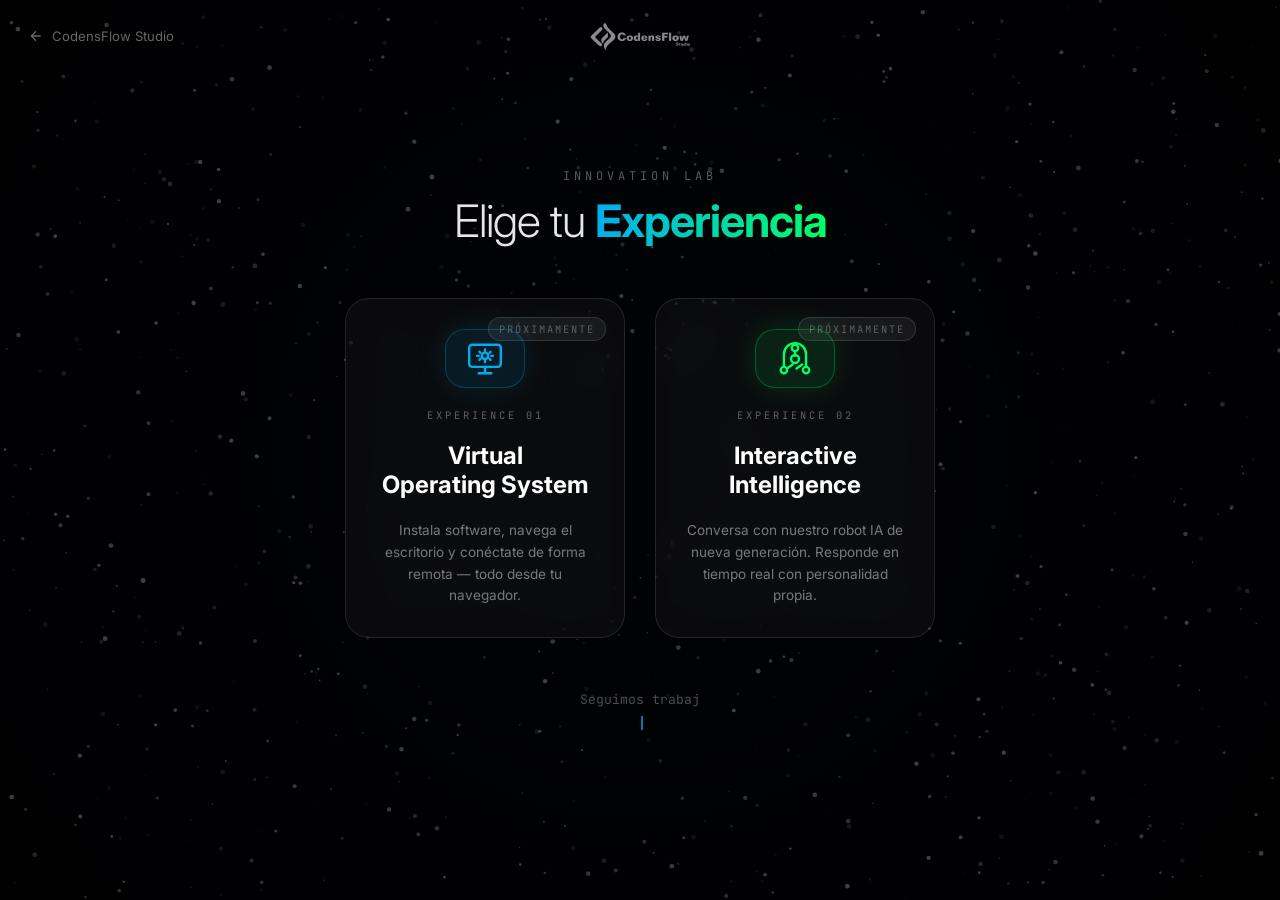
<file: Experiences.html>
<!DOCTYPE html>
<html lang="en">

<head>
  <meta charset="UTF-8">
  <meta name="viewport" content="width=device-width, initial-scale=1.0">
  <title>CodensFlow — Innovation Lab</title>
  <meta name="description" content="CodensFlow Innovation Lab — Explore our Virtual OS and Interactive AI experiences.">
  <link rel="shortcut icon" href="CodensFlow.png">
  <link rel="stylesheet" href="experiences.css">
</head>

<body>

  <!-- Canvas: Particle Background -->
  <canvas id="particleCanvas"></canvas>

  <!-- Navigation Back Link -->
  <a href="index.html" id="expNavBack" style="
    position: fixed; top: 28px; left: 28px; z-index: 100;
    display: flex; align-items: center; gap: 8px;
    color: rgba(255,255,255,0.4); font-family:'Inter',sans-serif;
    font-size: 0.82rem; text-decoration: none;
    transition: color 0.3s ease;
  " onmouseover="this.style.color='rgba(255,255,255,0.9)'"
     onmouseout="this.style.color='rgba(255,255,255,0.4)'">
    <svg width="16" height="16" viewBox="0 0 24 24" fill="none" stroke="currentColor" stroke-width="2">
      <path d="M19 12H5M12 19l-7-7 7-7"/>
    </svg>
    CodensFlow Studio
  </a>

  <!-- Logo centered top -->
  <div style="position:fixed; top:22px; left:50%; transform:translateX(-50%); z-index:100; opacity:0.55; pointer-events:none;">
    <img src="CFSL.png" alt="CodensFlow" style="height: 30px; filter: brightness(0) invert(1);">
  </div>

  <!-- Main Lab Container -->
  <div id="labContainer">

    <!-- Brand Header -->
    <div class="exp-brand">
      <div class="exp-brand-label">Innovation Lab</div>
      <h1 class="exp-brand-title">Elige tu <span>Experiencia</span></h1>
    </div>

    <!-- Experience Selector Cards -->
    <div class="exp-selector">

      <!-- Card 1: Virtual OS -->
      <div class="exp-card card-os" id="cardOS">
        <div class="exp-badge">PRÓXIMAMENTE</div>

        <div class="exp-card-icon">
          <svg viewBox="0 0 24 24" fill="none" stroke-width="1.5" stroke-linecap="round" stroke-linejoin="round">
            <rect x="2" y="3" width="20" height="14" rx="2"/>
            <path d="M8 21h8M12 17v4"/>
            <circle cx="12" cy="10" r="2"/>
            <path d="M7 10h1M16 10h1M12 6v1M12 13v1M8.5 7.5l.7.7M15.5 7.5l-.7.7M8.5 12.5l.7-.7M15.5 12.5l-.7-.7"/>
          </svg>
        </div>

        <div class="exp-card-tag">Experience 01</div>
        <h2 class="exp-card-title">Virtual<br>Operating System</h2>
        <p class="exp-card-desc">Instala software, navega el escritorio y conéctate de forma remota — todo desde tu navegador.</p>
      </div>

      <!-- Card 2: Interactive AI -->
      <div class="exp-card card-ai" id="cardAI">
        <div class="exp-badge">PRÓXIMAMENTE</div>

        <div class="exp-card-icon">
          <svg viewBox="0 0 24 24" fill="none" stroke-width="1.5" stroke-linecap="round" stroke-linejoin="round">
            <circle cx="12" cy="5" r="2"/>
            <circle cx="5" cy="19" r="2"/>
            <circle cx="19" cy="19" r="2"/>
            <circle cx="12" cy="12" r="2.5"/>
            <path d="M12 7v3M7 18l3.5-2.5M16.5 15.5L13 18"/>
            <path d="M5 17V9a7 7 0 0 1 14 0v8"/>
          </svg>
        </div>

        <div class="exp-card-tag">Experience 02</div>
        <h2 class="exp-card-title">Interactive<br>Intelligence</h2>
        <p class="exp-card-desc">Conversa con nuestro robot IA de nueva generación. Responde en tiempo real con personalidad propia.</p>
      </div>

    </div>

    <!-- Typewriter Teaser -->
    <div class="exp-teaser">
      <p id="teaserText"></p><span class="cursor-blink"></span>
    </div>

  </div>

  <!-- Particle Text Overlay (shown on card click) -->
  <div id="particleTextOverlay">
    <span class="overlay-subtitle" id="overlaySubtitle"></span>
  </div>

  <!-- Back Button -->
  <button class="overlay-back-btn" id="overlayBackBtn">← Volver al Lab</button>

  <script src="experiences.js"></script>

</body>

</html>
</file>
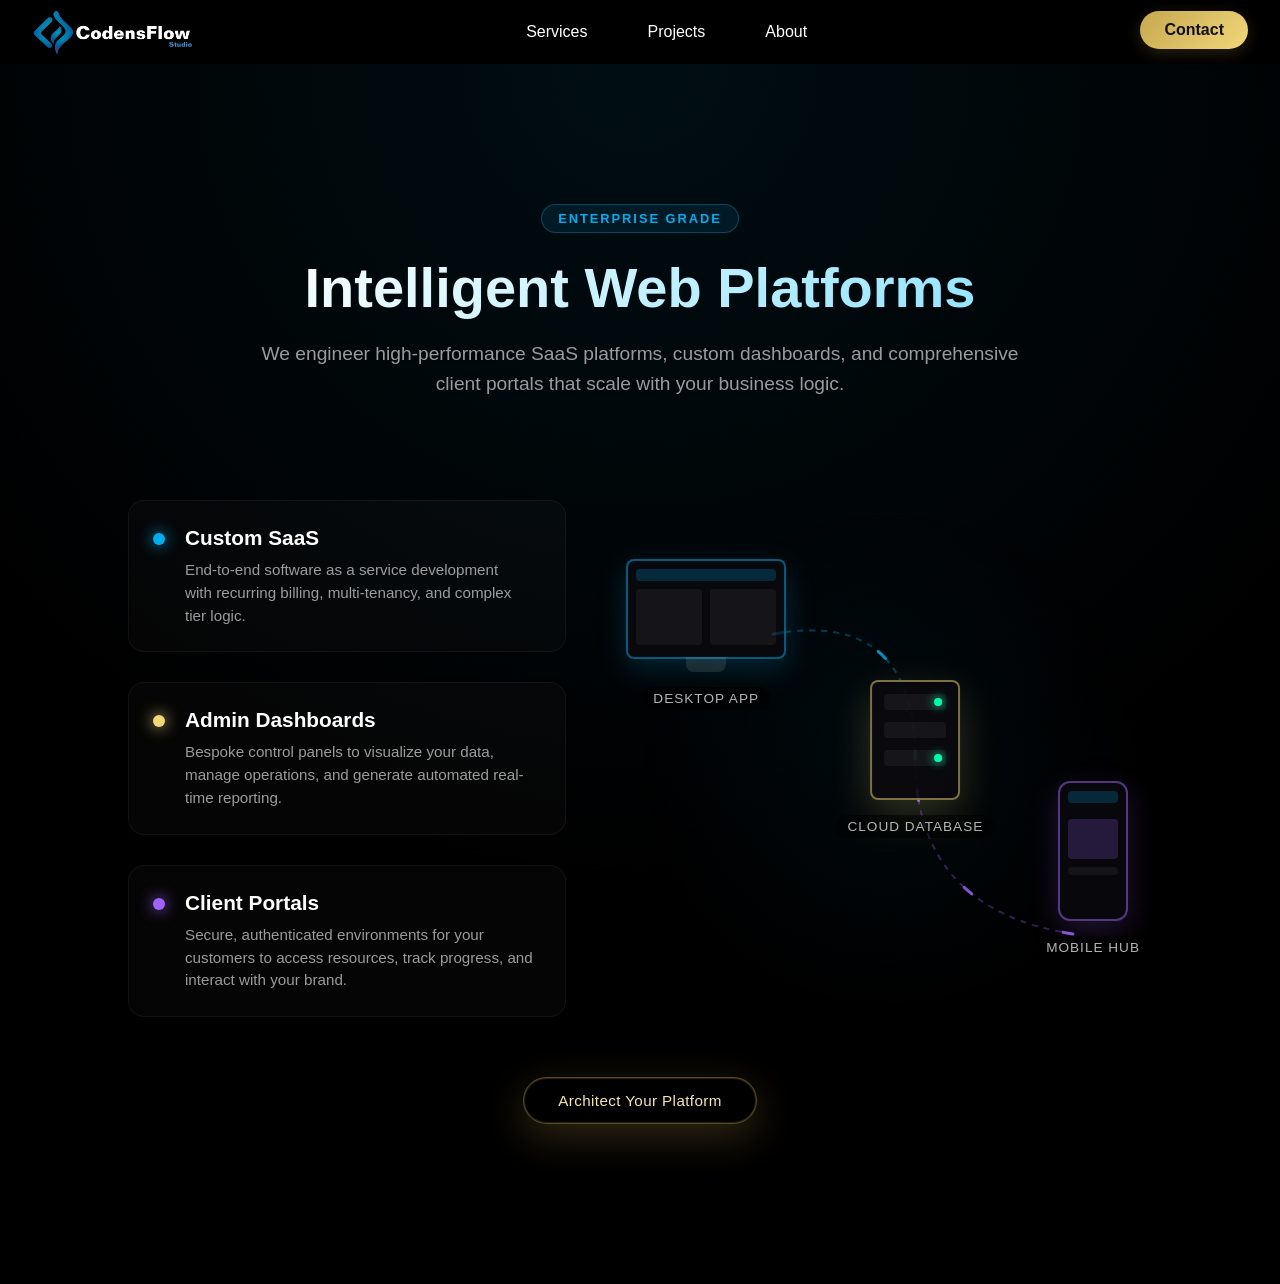
<file: webapplications.html>
<!DOCTYPE html>
<html lang="en">

<head>
  <meta charset="UTF-8">
  <meta name="viewport" content="width=device-width, initial-scale=1.0">
  <title>Web Applications — CodensFlow Studio</title>
  <meta name="description" content="Custom SaaS platforms, admin dashboards, and client portals engineered for your business logic.">
  <link rel="shortcut icon" href="CodensFlow.png">
  <link rel="preconnect" href="https://fonts.googleapis.com">
  <link href="https://fonts.googleapis.com/css2?family=Inter:wght@300;400;500;600&family=JetBrains+Mono:wght@400;500&display=swap" rel="stylesheet">
  <link rel="stylesheet" href="main.css?v=2">
</head>

<body>

  <!-- HEADER -->
  <header id="header">
    <nav class="nav">
      <div class="nav-logo">
        <a href="index.html">
          <img src="CFSL.png" alt="CodensFlow Studio" id="logo">
        </a>
      </div>
      <ul class="nav-links">
        <li class="has-submenu" data-menu="0"><a href="#">Services</a></li>
        <li class="has-submenu" data-menu="1"><a href="#">Projects</a></li>
        <li class="has-submenu" data-menu="2"><a href="#">About</a></li>
        <span class="nav-indicator"></span>
      </ul>
      <div class="nav-cta">
        <a href="#contact" class="contact-btn contact-btn-desktop">
          <span class="btn-text">Contact</span>
          <svg class="btn-icon" viewBox="0 0 24 24" fill="none" stroke="currentColor" stroke-width="2" stroke-linecap="round" stroke-linejoin="round">
            <path d="M20 21v-2a4 4 0 0 0-4-4H8a4 4 0 0 0-4 4v2"></path>
            <circle cx="12" cy="7" r="4"></circle>
          </svg>
        </a>
        <a href="#contact" class="contact-btn-mobile">
          <svg viewBox="0 0 24 24" fill="none" stroke="#c6a84f" stroke-width="2" stroke-linecap="round" stroke-linejoin="round">
            <path d="M20 21v-2a4 4 0 0 0-4-4H8a4 4 0 0 0-4 4v2"></path>
            <circle cx="12" cy="7" r="4"></circle>
          </svg>
        </a>
        <button class="hamburger-btn" id="hamburgerBtn" aria-label="Open menu">
          <span class="ham-line"></span>
          <span class="ham-line"></span>
          <span class="ham-line"></span>
        </button>
      </div>
    </nav>
  </header>

  <!-- MEGA MENU -->
  <div class="mega-menu">
    <div class="mega-slider">
      <div class="mega-panel">
        <div class="mega-column">
          <h4>Web Development</h4>
          <a href="Websites.html">Websites</a>
          <a href="webapplications.html">Web Applications</a>
          <a href="businesssoftware.html">Business Software</a>
        </div>
        <div class="mega-column">
          <h4>UI / UX</h4>
          <a href="#">UI Design</a>
          <a href="#">UX Research</a>
          <a href="#">Brand Kits</a>
        </div>
      </div>
      <div class="mega-panel">
        <div class="mega-column">
          <h4>Projects</h4>
          <a href="#">Web Projects</a>
          <a href="#">Apps</a>
          <a href="#">Internal Tools</a>
        </div>
      </div>
      <div class="mega-panel">
        <div class="mega-column">
          <h4>About CodensFlow</h4>
          <a href="#">Studio</a>
          <a href="#">Vision</a>
          <a href="#">Contact</a>
        </div>
      </div>
    </div>
  </div>

  <!-- WEB APPLICATIONS SHOWCASE -->
  <section class="apps-showcase">
    <!-- VIEW 1: THE ECOSYSTEM PITCH -->
    <div id="appView1" class="app-view active">
      <!-- HERO HEADER -->
      <div class="apps-header">
        <div class="glow-badge">Enterprise Grade</div>
        <h1>Intelligent Web Platforms</h1>
        <p>We engineer high-performance SaaS platforms, custom dashboards, and comprehensive client portals that scale with your business logic.</p>
      </div>

    <!-- 2-COLUMN ECOSYSTEM SHOWCASE -->
    <div class="ecosystem-container">
      
      <!-- Lado Izquierdo: Textos Valorativos -->
      <div class="ecosystem-texts">
        <div class="eco-text-node">
          <div class="eco-dot cyan"></div>
          <div class="eco-content">
            <h3>Custom SaaS</h3>
            <p>End-to-end software as a service development with recurring billing, multi-tenancy, and complex tier logic.</p>
          </div>
        </div>
        
        <div class="eco-text-node">
          <div class="eco-dot gold"></div>
          <div class="eco-content">
            <h3>Admin Dashboards</h3>
            <p>Bespoke control panels to visualize your data, manage operations, and generate automated real-time reporting.</p>
          </div>
        </div>

        <div class="eco-text-node">
          <div class="eco-dot purple"></div>
          <div class="eco-content">
            <h3>Client Portals</h3>
            <p>Secure, authenticated environments for your customers to access resources, track progress, and interact with your brand.</p>
          </div>
        </div>
      </div>

      <!-- Lado Derecho: Diagrama Interactivo PC-Movil-DB -->
      <div class="ecosystem-diagram">
        
        <!-- Líneas Animadas de Datos (Plano Trasero) -->
        <svg class="eco-lines" width="100%" height="100%" viewBox="0 0 100 100" preserveAspectRatio="none">
          <!-- Linea PC a DB -->
          <path class="data-line cyan-line" d="M 28 25 Q 55 20 55 50" fill="none" vector-effect="non-scaling-stroke" />
          <path class="data-line-animated cyan-line" d="M 28 25 Q 55 20 55 50" fill="none" vector-effect="non-scaling-stroke" />
          
          <!-- Linea Mobile a DB -->
          <path class="data-line purple-line" d="M 85 85 Q 55 80 55 50" fill="none" vector-effect="non-scaling-stroke" />
          <path class="data-line-animated purple-line" d="M 85 85 Q 55 80 55 50" fill="none" vector-effect="non-scaling-stroke" />
        </svg>

        <!-- Nivel Medio: Base de Datos Central -->
        <div class="eco-device eco-server">
          <div class="server-rack">
            <div class="rack-slot pulse"></div>
            <div class="rack-slot"></div>
            <div class="rack-slot pulse"></div>
          </div>
          <span class="device-label">Cloud Database</span>
        </div>

        <!-- Nivel Frontal: Clientes -->
        <div class="eco-device eco-pc">
          <div class="pc-screen">
            <div class="ui-header"></div>
            <div class="ui-body">
              <div class="ui-box"></div><div class="ui-box"></div>
            </div>
          </div>
          <div class="pc-base"></div>
          <span class="device-label">Desktop App</span>
        </div>

        <div class="eco-device eco-mobile">
          <div class="mobile-screen">
            <div class="ui-header"></div>
            <div class="ui-thumb"></div>
            <div class="ui-line"></div>
          </div>
          <span class="device-label">Mobile Hub</span>
        </div>

      </div>
    </div>

    <div class="cta-container" style="margin-top: 60px;">
      <a href="javascript:void(0)" id="btnSelectFeatures" class="gold-btn">Architect Your Platform</a>
    </div>
    
    </div> <!-- FIN VIEW 1 -->

    <!-- VIEW 2: MODULAR FEATURE BUILDER -->
    <div id="appView2" class="app-view">
      
      <div class="apps-header">
        <div class="glow-badge">Architecture Studio</div>
        <h1>Select Your Core Features</h1>
        <p>Choose the necessary technical modules for your application. Our engineers will draft a tailored blueprint around your selections.</p>
      </div>

      <div class="features-grid">
        
        <!-- CARD 1 -->
        <div class="feature-card theme-1">
          <div class="card-border-ring"></div>
          <div class="feature-icon">
            <svg viewBox="0 0 24 24" fill="none" class="f-svg"><path d="M20 21v-2a4 4 0 0 0-4-4H8a4 4 0 0 0-4 4v2"></path><circle cx="12" cy="7" r="4"></circle></svg>
          </div>
          <h3 class="feature-title">User Accounts</h3>
          <div class="feature-desc">Permite a tus usuarios registrarse, iniciar sesión de forma segura y recuperar sus credenciales.</div>
          <div class="feature-check"><svg width="14" height="14" viewBox="0 0 24 24" stroke="currentColor" fill="none" stroke-width="3"><path d="M20 6L9 17l-5-5"></path></svg></div>
        </div>

        <!-- CARD 2 -->
        <div class="feature-card theme-2">
          <div class="card-border-ring"></div>
          <div class="feature-icon">
            <svg viewBox="0 0 24 24" fill="none" class="f-svg"><rect x="3" y="3" width="18" height="18" rx="2" ry="2"></rect><line x1="3" y1="9" x2="21" y2="9"></line><line x1="9" y1="21" x2="9" y2="9"></line></svg>
          </div>
          <h3 class="feature-title">Admin Dashboard</h3>
          <div class="feature-desc">Un panel privado exclusivo para ti o tu equipo donde podrás monitorear usuarios, ventas o métricas.</div>
          <div class="feature-check"><svg width="14" height="14" viewBox="0 0 24 24" stroke="currentColor" fill="none" stroke-width="3"><path d="M20 6L9 17l-5-5"></path></svg></div>
        </div>

        <!-- CARD 3 -->
        <div class="feature-card theme-3">
          <div class="card-border-ring"></div>
          <div class="feature-icon">
            <svg viewBox="0 0 24 24" fill="none" class="f-svg"><ellipse cx="12" cy="5" rx="9" ry="3"></ellipse><path d="M21 12c0 1.66-4 3-9 3s-9-1.34-9-3"></path><path d="M3 5v14c0 1.66 4 3 9 3s9-1.34 9-3V5"></path></svg>
          </div>
          <h3 class="feature-title">Cloud Database</h3>
          <div class="feature-desc">Almacenamiento remoto ultra-rápido para guardar enormes historiales y registros de forma global y segura.</div>
          <div class="feature-check"><svg width="14" height="14" viewBox="0 0 24 24" stroke="currentColor" fill="none" stroke-width="3"><path d="M20 6L9 17l-5-5"></path></svg></div>
        </div>

        <!-- CARD 4 -->
        <div class="feature-card theme-4">
          <div class="card-border-ring"></div>
          <div class="feature-icon">
            <svg viewBox="0 0 24 24" fill="none" class="f-svg"><rect x="1" y="4" width="22" height="16" rx="2" ry="2"></rect><line x1="1" y1="10" x2="23" y2="10"></line></svg>
          </div>
          <h3 class="feature-title">Credit Card Engine</h3>
          <div class="feature-desc">Acepta cobros con tarjetas y procesadores como Stripe/PayPal, ya sea pagos únicos o suscripciones mensuales.</div>
          <div class="feature-check"><svg width="14" height="14" viewBox="0 0 24 24" stroke="currentColor" fill="none" stroke-width="3"><path d="M20 6L9 17l-5-5"></path></svg></div>
        </div>

        <!-- CARD 5 -->
        <div class="feature-card theme-5">
          <div class="card-border-ring"></div>
          <div class="feature-icon">
            <svg viewBox="0 0 24 24" fill="none" stroke="currentColor" class="f-svg" stroke-width="2"><path d="M21 15a2 2 0 0 1-2 2H7l-4 4V5a2 2 0 0 1 2-2h14a2 2 0 0 1 2 2z"></path></svg>
          </div>
          <h3 class="feature-title">Real-Time Chat</h3>
          <div class="feature-desc">Bandeja de mensajería instantánea para que tus usuarios o soporte platiquen en vivo en tiempo real.</div>
          <div class="feature-check"><svg width="14" height="14" viewBox="0 0 24 24" stroke="currentColor" fill="none" stroke-width="3"><path d="M20 6L9 17l-5-5"></path></svg></div>
        </div>

        <!-- CARD 6 -->
        <div class="feature-card theme-6">
          <div class="card-border-ring"></div>
          <div class="feature-icon">
            <svg viewBox="0 0 24 24" fill="none" stroke="currentColor" class="f-svg" stroke-width="2"><path d="M18 8A6 6 0 0 0 6 8c0 7-3 9-3 9h18s-3-2-3-9"></path><path d="M13.73 21a2 2 0 0 1-3.46 0"></path></svg>
          </div>
          <h3 class="feature-title">Push Notifications</h3>
          <div class="feature-desc">Envía alertas visuales directamente a los teléfonos o pantallas de tus clientes para mantenerlos enganchados.</div>
          <div class="feature-check"><svg width="14" height="14" viewBox="0 0 24 24" stroke="currentColor" fill="none" stroke-width="3"><path d="M20 6L9 17l-5-5"></path></svg></div>
        </div>

        <!-- CARD 7 -->
        <div class="feature-card theme-7">
          <div class="card-border-ring"></div>
          <div class="feature-icon">
            <svg viewBox="0 0 24 24" fill="none" stroke="currentColor" class="f-svg" stroke-width="2"><line x1="18" y1="20" x2="18" y2="10"></line><line x1="12" y1="20" x2="12" y2="4"></line><line x1="6" y1="20" x2="6" y2="14"></line></svg>
          </div>
          <h3 class="feature-title">Advanced Analytics</h3>
          <div class="feature-desc">Convierte tus datos en gráficas interactivas descargables y reportes detallados en formato CSV/Excel.</div>
          <div class="feature-check"><svg width="14" height="14" viewBox="0 0 24 24" stroke="currentColor" fill="none" stroke-width="3"><path d="M20 6L9 17l-5-5"></path></svg></div>
        </div>

        <!-- CARD 8 -->
        <div class="feature-card theme-8">
          <div class="card-border-ring"></div>
          <div class="feature-icon">
            <svg viewBox="0 0 24 24" fill="none" stroke="currentColor" class="f-svg" stroke-width="2"><circle cx="12" cy="12" r="10"></circle><line x1="2" y1="12" x2="22" y2="12"></line><path d="M12 2a15.3 15.3 0 0 1 4 10 15.3 15.3 0 0 1-4 10 15.3 15.3 0 0 1-4-10 15.3 15.3 0 0 1 4-10z"></path></svg>
          </div>
          <h3 class="feature-title">Multi-Language</h3>
          <div class="feature-desc">Tu app sabrá automáticamente qué idioma habla tu usuario y se traducirá completa a inglés/español u otros.</div>
          <div class="feature-check"><svg width="14" height="14" viewBox="0 0 24 24" stroke="currentColor" fill="none" stroke-width="3"><path d="M20 6L9 17l-5-5"></path></svg></div>
        </div>

        <!-- CARD 9 -->
        <div class="feature-card theme-9">
          <div class="card-border-ring"></div>
          <div class="feature-icon">
            <svg viewBox="0 0 24 24" fill="none" stroke="currentColor" class="f-svg" stroke-width="2"><path d="M12 22s8-4 8-10V5l-8-3-8 3v7c0 6 8 10 8 10z"></path></svg>
          </div>
          <h3 class="feature-title">Role Permissions</h3>
          <div class="feature-desc">Crea jerarquías. Evita que empleados regulares vean finanzas, mientras que los Super-Admins ven todo el sistema.</div>
          <div class="feature-check"><svg width="14" height="14" viewBox="0 0 24 24" stroke="currentColor" fill="none" stroke-width="3"><path d="M20 6L9 17l-5-5"></path></svg></div>
        </div>

        <!-- CARD 10 -->
        <div class="feature-card theme-10">
          <div class="card-border-ring"></div>
          <div class="feature-icon">
            <svg viewBox="0 0 24 24" fill="none" stroke="currentColor" class="f-svg" stroke-width="2"><path d="M21.44 11.05l-9.19 9.19a6 6 0 0 1-8.49-8.49l9.19-9.19a4 4 0 0 1 5.66 5.66l-9.2 9.19a2 2 0 0 1-2.83-2.83l8.49-8.48"></path></svg>
          </div>
          <h3 class="feature-title">File Hosting</h3>
          <div class="feature-desc">Permite a tus clientes subir, almacenar y compartir facturas, documentos PDF, y fotografías de forma nativa.</div>
          <div class="feature-check"><svg width="14" height="14" viewBox="0 0 24 24" stroke="currentColor" fill="none" stroke-width="3"><path d="M20 6L9 17l-5-5"></path></svg></div>
        </div>

        <!-- CARD 11 -->
        <div class="feature-card theme-11">
          <div class="card-border-ring"></div>
          <div class="feature-icon">
            <svg viewBox="0 0 24 24" fill="none" stroke="currentColor" class="f-svg" stroke-width="2"><circle cx="11" cy="11" r="8"></circle><line x1="21" y1="21" x2="16.65" y2="16.65"></line></svg>
          </div>
          <h3 class="feature-title">Advanced Search</h3>
          <div class="feature-desc">Buscadores con auto-completado y filtros inteligentes profundos (Busca por fechas, estados, costos, etc).</div>
          <div class="feature-check"><svg width="14" height="14" viewBox="0 0 24 24" stroke="currentColor" fill="none" stroke-width="3"><path d="M20 6L9 17l-5-5"></path></svg></div>
        </div>

        <!-- CARD 12 -->
        <div class="feature-card theme-12">
          <div class="card-border-ring"></div>
          <div class="feature-icon">
            <svg viewBox="0 0 24 24" fill="none" stroke="currentColor" class="f-svg" stroke-width="2"><polyline points="16 18 22 12 16 6"></polyline><polyline points="8 6 2 12 8 18"></polyline></svg>
          </div>
          <h3 class="feature-title">Third-party APIs</h3>
          <div class="feature-desc">Conecta tu app directamente a procesadores como Zapier, Salesforce, Hubspot, Google Sheets o WhatsApp.</div>
          <div class="feature-check"><svg width="14" height="14" viewBox="0 0 24 24" stroke="currentColor" fill="none" stroke-width="3"><path d="M20 6L9 17l-5-5"></path></svg></div>
        </div>

        <!-- CARD 13 -->
        <div class="feature-card theme-13">
          <div class="card-border-ring"></div>
          <div class="feature-icon">
            <svg viewBox="0 0 24 24" fill="none" stroke="currentColor" class="f-svg" stroke-width="2"><path d="M12 2v20M17 5H9.5a3.5 3.5 0 0 0 0 7h5a3.5 3.5 0 0 1 0 7H6"></path></svg>
          </div>
          <h3 class="feature-title">Recurring Subscriptions</h3>
          <div class="feature-desc">Vende la app bajo el modelo SaaS (Software as a Service), cobrando tarifas mensuales para generar ingresos pasivos.</div>
          <div class="feature-check"><svg width="14" height="14" viewBox="0 0 24 24" stroke="currentColor" fill="none" stroke-width="3"><path d="M20 6L9 17l-5-5"></path></svg></div>
        </div>

        <!-- CARD 14 -->
        <div class="feature-card theme-14">
          <div class="card-border-ring"></div>
          <div class="feature-icon">
            <svg viewBox="0 0 24 24" fill="none" stroke="currentColor" class="f-svg" stroke-width="2"><path d="M9 19c-5 1.5-5-2.5-7-3m14 6v-3.87a3.37 3.37 0 0 0-.94-2.61c3.14-.35 6.44-1.54 6.44-7A5.44 5.44 0 0 0 20 4.77 5.07 5.07 0 0 0 19.91 1S18.73.65 16 2.48a13.38 13.38 0 0 0-7 0C6.27.65 5.09 1 5.09 1A5.07 5.07 0 0 0 5 4.77a5.44 5.44 0 0 0-1.5 3.78c0 5.42 3.3 6.61 6.44 7A3.37 3.37 0 0 0 9 18.13V22"></path></svg>
          </div>
          <h3 class="feature-title">Social Media Logins</h3>
          <div class="feature-desc">Aumenta los registros 40% al evitar usar contraseñas y permitiendo iniciar sesión a un clic con Google, Apple o Github.</div>
          <div class="feature-check"><svg width="14" height="14" viewBox="0 0 24 24" stroke="currentColor" fill="none" stroke-width="3"><path d="M20 6L9 17l-5-5"></path></svg></div>
        </div>

                <!-- CARD 15 -->
        <div class="feature-card theme-15">
          <div class="card-border-ring"></div>
          <div class="feature-icon">
            <svg viewBox="0 0 24 24" fill="none" stroke="currentColor" class="f-svg" stroke-width="2"><path d="M4 4h16c1.1 0 2 .9 2 2v12c0 1.1-.9 2-2 2H4c-1.1 0-2-.9-2-2V6c0-1.1.9-2 2-2z"></path><polyline points="22,6 12,13 2,6"></polyline></svg>
          </div>
          <h3 class="feature-title">Automated Emails</h3>
          <div class="feature-desc">La app env�a correos mec�nicos y autom�ticos (bienvenidas, facturas y reportes) sin intervenci�n humana.</div>
          <div class="feature-check"><svg width="14" height="14" viewBox="0 0 24 24" stroke="currentColor" fill="none" stroke-width="3"><path d="M20 6L9 17l-5-5"></path></svg></div>
        </div>

        <!-- CARD 16 -->
        <div class="feature-card theme-16">
          <div class="card-border-ring"></div>
          <div class="feature-icon">
            <svg viewBox="0 0 24 24" fill="none" stroke="currentColor" class="f-svg" stroke-width="2"><polygon points="12 2 2 7 12 12 22 7 12 2"></polygon><polyline points="2 17 12 22 22 17"></polyline><polyline points="2 12 12 17 22 12"></polyline></svg>
          </div>
          <h3 class="feature-title">AI Algorithms</h3>
          <div class="feature-desc">Integramos a la inteligencia artificial moderna en tus flujos para resumir, categorizar o crear bots en tu app.</div>
          <div class="feature-check"><svg width="14" height="14" viewBox="0 0 24 24" stroke="currentColor" fill="none" stroke-width="3"><path d="M20 6L9 17l-5-5"></path></svg></div>
        </div>

      </div>

      <div class="cta-container" style="margin-top: 60px;">
        <a href="javascript:void(0)" id="btnRequestArchitecture" class="gold-btn" style="display: inline-block;"><span>Submit Architecture Review</span></a>
        <a href="javascript:void(0)" id="btnBackView" class="gold-btn" style="display: inline-block; background: transparent; border: 1px solid rgba(255,255,255,0.2); color: white; margin-left: 20px;"><span>Or Go Back</span></a>
      </div>

    </div> <!-- FIN VIEW 2 -->

    <!-- ==================================== REQUEST FORM ==================================== -->
    <div class="request-form" id="requestForm">

      <!-- Hero above form — matches Websites & Software style -->
      <div class="rf-hero">
        <span class="glow-badge" style="margin-bottom:20px;display:inline-block">ARCHITECTURE READY</span>
        <h2>Your Platform <span style="background:linear-gradient(135deg,#00AEEF,#8be2ff);-webkit-background-clip:text;-webkit-text-fill-color:transparent;background-clip:text">Blueprint is Ready</span></h2>
        <p>Your selected modules have been captured — just leave your contact info and our engineering team will reach out.</p>
      </div>

      <!-- Form card -->
      <div class="rf-card">
        <h3>Finalize Your <span style="background:linear-gradient(135deg,#00AEEF,#8be2ff);-webkit-background-clip:text;-webkit-text-fill-color:transparent;background-clip:text">Request</span></h3>
        <p class="rf-sub">Just your contact info — we already have your platform architecture from your selections.</p>

        <input type="text" id="userName" placeholder="Your name" autocomplete="off">
        <input type="email" id="userEmail" placeholder="Business email" autocomplete="off">

        <label class="rf-check">
          <input type="checkbox" id="acceptTerms">
          I agree to be contacted by CodensFlow Studio
        </label>

        <button id="submitBtn" disabled>Send Architecture Request</button>
        <button class="rf-back" id="backToBuilder">← Back</button>
      </div>

    </div>

    <!-- ==================================== SUCCESS SCREEN ==================================== -->
    <div class="success-screen" id="successScreen">
      <h2>Architecture Request Received!</h2>
      <p style="color:rgba(255,255,255,0.7)">Our engineering team will review your chosen modules and contact you shortly with a personalized blueprint.</p>
      <div style="margin-top:40px">
        <a href="index.html" class="gold-btn" style="display:inline-block"><span>Return Home</span></a>
      </div>
    </div>


  </section>









  <!-- ================================
     JAVASCRIPT GLOBAL
     Controla:
     - Flechita del menú
     - Slider del mega menú
     - Scroll del navbar
     ================================ -->

  <!-- CONTACT MODAL -->
  <div class="modal-overlay" id="contactModal">
    <div class="modal-close" id="closeModal">&times;</div>
    <div class="flip-container" id="contactFlipContainer">
      <div class="flipper">
        
        <!-- CARA FRONTAL: CONTACTO -->
        <div class="front-face contact-face">
          <div class="contact-header">
            <h2>Let's build something great</h2>
            <p>Select a channel to start a conversation with our team.</p>
          </div>
          <div class="contact-methods">
            <a href="mailto:hello@codensflow.com" class="c-method mail-glow" id="secretEmailBtn">
              <svg viewBox="0 0 24 24" fill="none" stroke="currentColor" stroke-width="2" stroke-linecap="round" stroke-linejoin="round"><path d="M4 4h16c1.1 0 2 .9 2 2v12c0 1.1-.9 2-2 2H4c-1.1 0-2-.9-2-2V6c0-1.1.9-2 2-2z"></path><polyline points="22,6 12,13 2,6"></polyline></svg>
              <span>Email Us</span>
            </a>
            <a href="#" class="c-method in-glow" target="_blank">
              <svg viewBox="0 0 24 24" fill="none" stroke="currentColor" stroke-width="2" stroke-linecap="round" stroke-linejoin="round"><path d="M16 8a6 6 0 0 1 6 6v7h-4v-7a2 2 0 0 0-2-2 2 2 0 0 0-2 2v7h-4v-7a6 6 0 0 1 6-6z"></path><rect x="2" y="9" width="4" height="12"></rect><circle cx="4" cy="4" r="2"></circle></svg>
              <span>LinkedIn</span>
            </a>
            <a href="#" class="c-method fb-glow" target="_blank">
              <svg viewBox="0 0 24 24" fill="none" stroke="currentColor" stroke-width="2" stroke-linecap="round" stroke-linejoin="round"><path d="M18 2h-3a5 5 0 0 0-5 5v3H7v4h3v8h4v-8h3l1-4h-4V7a1 1 0 0 1 1-1h3z"></path></svg>
              <span>Facebook</span>
            </a>
          </div>
        </div>

        <!-- CARA TRASERA: LOGIN -->
        <div class="back-face login-face">
          <div class="login-panel">
            <img src="LOGOS/Logo_CFS.png" alt="CodensFlow Staff" class="login-logo">
            <h3>STAFF ACCESS</h3>
            <form id="staffLoginForm" onsubmit="event.preventDefault();">
              <div class="input-group">
                <input type="text" placeholder="Access ID" required>
              </div>
              <div class="input-group">
                <input type="password" placeholder="Passphrase" required>
              </div>
              <button type="submit" class="cyber-btn">Authenticate</button>
            </form>
          </div>
        </div>
        
      </div>
    </div>
  </div>

  


  <div class="mobile-drawer" id="mobileDrawer">	
    <!-- Overlay para cerrar -->	
    <div class="drawer-overlay" id="drawerOverlay"></div>	
	
    <!-- Panel principal del drawer -->	
    <div class="drawer-panel">	
	
      <!-- Burbujas de navegación superior -->	
      <div class="drawer-bubbles">	
        <button class="bubble active" data-section="0" id="bubble-0">	
          <svg viewBox="0 0 24 24" fill="none" stroke="currentColor" stroke-width="2">	
            <path d="M3 9l9-7 9 7v11a2 2 0 01-2 2H5a2 2 0 01-2-2z"/>	
            <polyline points="9 22 9 12 15 12 15 22"/>	
          </svg>	
          <span>Services</span>	
        </button>	
        <button class="bubble" data-section="1" id="bubble-1">	
          <svg viewBox="0 0 24 24" fill="none" stroke="currentColor" stroke-width="2">	
            <rect x="2" y="3" width="20" height="14" rx="2"/>	
            <path d="M8 21h8M12 17v4"/>	
          </svg>	
          <span>Projects</span>	
        </button>	
        <button class="bubble" data-section="2" id="bubble-2">	
          <svg viewBox="0 0 24 24" fill="none" stroke="currentColor" stroke-width="2">	
            <circle cx="12" cy="8" r="4"/>	
            <path d="M4 20c0-4 3.6-7 8-7s8 3 8 7"/>	
          </svg>	
          <span>About</span>	
        </button>	
      </div>	
	
      <!-- Viewport deslizable -->	
      <div class="drawer-viewport">	
        <!-- Sección 0: Services -->	
        <div class="drawer-section active" data-section="0">	
          <h3 class="section-label">Web Development</h3>	
          <a class="drawer-link" href="Websites.html">	
            <div class="drawer-link-icon">	
              <svg viewBox="0 0 24 24" fill="none" stroke="currentColor" stroke-width="2"><circle cx="12" cy="12" r="10"/><line x1="2" y1="12" x2="22" y2="12"/><path d="M12 2a15.3 15.3 0 010 20M12 2a15.3 15.3 0 000 20"/></svg>	
            </div>	
            <div class="drawer-link-text">	
              <strong>Websites</strong>	
              <span>Modern, fast & functional sites</span>	
            </div>	
            <svg class="drawer-link-arrow" viewBox="0 0 24 24" fill="none" stroke="currentColor" stroke-width="2"><polyline points="9 18 15 12 9 6"/></svg>	
          </a>	
          <a class="drawer-link" href="webapplications.html">	
            <div class="drawer-link-icon">	
              <svg viewBox="0 0 24 24" fill="none" stroke="currentColor" stroke-width="2"><rect x="5" y="2" width="14" height="20" rx="2"/><line x1="12" y1="18" x2="12" y2="18"/></svg>	
            </div>	
            <div class="drawer-link-text">	
              <strong>Web Applications</strong>	
              <span>Custom-built for your workflow</span>	
            </div>	
            <svg class="drawer-link-arrow" viewBox="0 0 24 24" fill="none" stroke="currentColor" stroke-width="2"><polyline points="9 18 15 12 9 6"/></svg>	
          </a>	
          <a class="drawer-link" href="businesssoftware.html">	
            <div class="drawer-link-icon">	
              <svg viewBox="0 0 24 24" fill="none" stroke="currentColor" stroke-width="2"><rect x="2" y="3" width="20" height="14" rx="2"/><path d="M8 21h8M12 17v4"/></svg>	
            </div>	
            <div class="drawer-link-text">	
              <strong>Business Software</strong>	
              <span>Scalable enterprise solutions</span>	
            </div>	
            <svg class="drawer-link-arrow" viewBox="0 0 24 24" fill="none" stroke="currentColor" stroke-width="2"><polyline points="9 18 15 12 9 6"/></svg>	
          </a>	
        </div>	
	
        <!-- Sección 1: Projects -->	
        <div class="drawer-section" data-section="1">	
          <h3 class="section-label">Our Work</h3>	
          <a class="drawer-link" href="#">	
            <div class="drawer-link-icon">	
              <svg viewBox="0 0 24 24" fill="none" stroke="currentColor" stroke-width="2"><circle cx="12" cy="12" r="10"/><line x1="2" y1="12" x2="22" y2="12"/></svg>	
            </div>	
            <div class="drawer-link-text">	
              <strong>Web Projects</strong>	
              <span>Sites we've built</span>	
            </div>	
            <svg class="drawer-link-arrow" viewBox="0 0 24 24" fill="none" stroke="currentColor" stroke-width="2"><polyline points="9 18 15 12 9 6"/></svg>	
          </a>	
          <a class="drawer-link" href="#">	
            <div class="drawer-link-icon">	
              <svg viewBox="0 0 24 24" fill="none" stroke="currentColor" stroke-width="2"><rect x="5" y="2" width="14" height="20" rx="2"/></svg>	
            </div>	
            <div class="drawer-link-text">	
              <strong>Apps</strong>	
              <span>Mobile & web applications</span>	
            </div>	
            <svg class="drawer-link-arrow" viewBox="0 0 24 24" fill="none" stroke="currentColor" stroke-width="2"><polyline points="9 18 15 12 9 6"/></svg>	
          </a>	
          <a class="drawer-link" href="#">	
            <div class="drawer-link-icon">	
              <svg viewBox="0 0 24 24" fill="none" stroke="currentColor" stroke-width="2"><polyline points="16 18 22 12 16 6"/><polyline points="8 6 2 12 8 18"/></svg>	
            </div>	
            <div class="drawer-link-text">	
              <strong>Internal Tools</strong>	
              <span>Automation & dashboards</span>	
            </div>	
            <svg class="drawer-link-arrow" viewBox="0 0 24 24" fill="none" stroke="currentColor" stroke-width="2"><polyline points="9 18 15 12 9 6"/></svg>	
          </a>	
        </div>	
	
        <!-- Sección 2: About -->	
        <div class="drawer-section" data-section="2">	
          <h3 class="section-label">CodensFlow Studio</h3>	
          <a class="drawer-link" href="#">	
            <div class="drawer-link-icon">	
              <svg viewBox="0 0 24 24" fill="none" stroke="currentColor" stroke-width="2"><path d="M3 9l9-7 9 7v11a2 2 0 01-2 2H5a2 2 0 01-2-2z"/></svg>	
            </div>	
            <div class="drawer-link-text">	
              <strong>Studio</strong>	
              <span>Who we are</span>	
            </div>	
            <svg class="drawer-link-arrow" viewBox="0 0 24 24" fill="none" stroke="currentColor" stroke-width="2"><polyline points="9 18 15 12 9 6"/></svg>	
          </a>	
          <a class="drawer-link" href="#">	
            <div class="drawer-link-icon">	
              <svg viewBox="0 0 24 24" fill="none" stroke="currentColor" stroke-width="2"><path d="M1 12s4-8 11-8 11 8 11 8-4 8-11 8-11-8-11-8z"/><circle cx="12" cy="12" r="3"/></svg>	
            </div>	
            <div class="drawer-link-text">	
              <strong>Vision</strong>	
              <span>Our mission & values</span>	
            </div>	
            <svg class="drawer-link-arrow" viewBox="0 0 24 24" fill="none" stroke="currentColor" stroke-width="2"><polyline points="9 18 15 12 9 6"/></svg>	
          </a>	
          <a class="drawer-link" href="#contact">	
            <div class="drawer-link-icon">	
              <svg viewBox="0 0 24 24" fill="none" stroke="currentColor" stroke-width="2"><path d="M4 4h16c1.1 0 2 .9 2 2v12c0 1.1-.9 2-2 2H4c-1.1 0-2-.9-2-2V6c0-1.1.9-2 2-2z"/><polyline points="22,6 12,13 2,6"/></svg>	
            </div>	
            <div class="drawer-link-text">	
              <strong>Contact</strong>	
              <span>Start a conversation</span>	
            </div>	
            <svg class="drawer-link-arrow" viewBox="0 0 24 24" fill="none" stroke="currentColor" stroke-width="2"><polyline points="9 18 15 12 9 6"/></svg>	
          </a>	
        </div>	
      </div>	
	
      <!-- Footer del drawer -->	
      <div class="drawer-footer">	
        <span>© 2026 CodensFlow Studio</span>	
      </div>	
    </div>	
  </div>	

  <script src="app.js"></script>
</body>

</html>
</file>
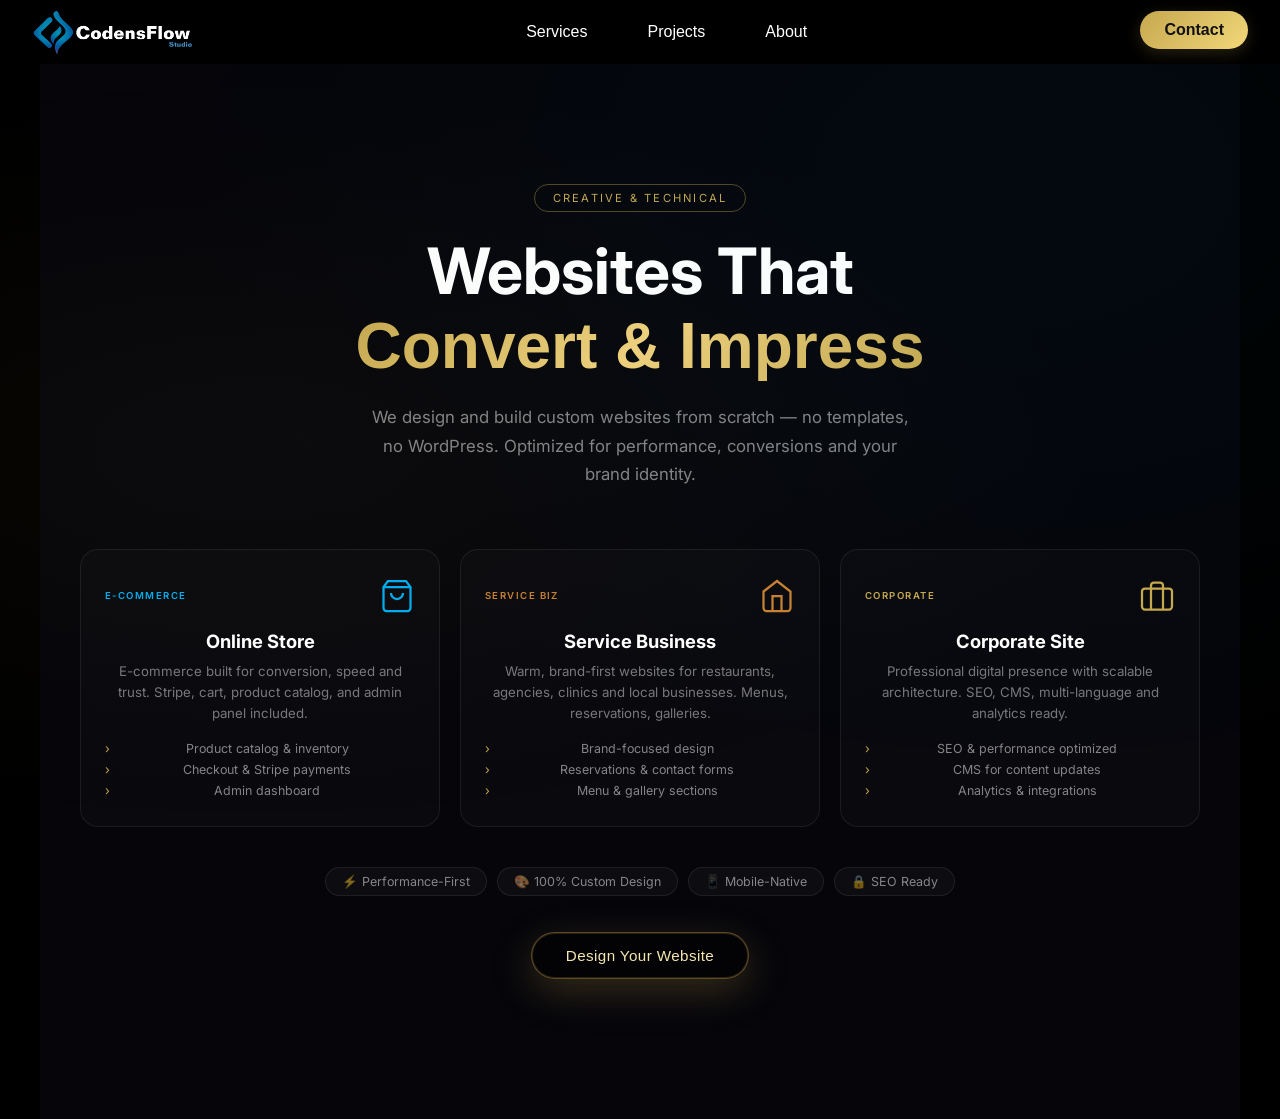
<file: Websites.html>
<!DOCTYPE html>
<html lang="en">

<head>
  <!-- ================================ CONFIGURACIÓN BÁSICA DEL DOCUMENTO ================================ -->
  <meta charset="UTF-8">
  <meta name="viewport" content="width=device-width, initial-scale=1.0">
  <title>Websites — CodensFlow Studio</title>
  <meta name="description" content="Custom websites built for performance, conversions and design. Online stores, corporate sites, service businesses.">
  <link rel="shortcut icon" href="CodensFlow.png">
  <link rel="preconnect" href="https://fonts.googleapis.com">
  <link href="https://fonts.googleapis.com/css2?family=Inter:wght@300;400;500;600;700&display=swap" rel="stylesheet">
  <link rel="stylesheet" href="main.css?v=4">
</head>

<body>

  <!-- ==================================== HEADER FIJO / NAVBAR PRINCIPAL ==================================== -->
  <header id="header">
    <nav class="nav">
      <!-- LOGO -->
      <div class="nav-logo">
        <a href="index.html">
          <img src="CFSL.png" alt="CodensFlow Studio" id="logo">
        </a>
      </div>

      <!-- MENÚ PRINCIPAL -->
      <ul class="nav-links">
        <li class="has-submenu" data-menu="0"><a href="#">Services</a></li>
        <li class="has-submenu" data-menu="1"><a href="#">Projects</a></li>
        <li class="has-submenu" data-menu="2"><a href="#">About</a></li>
        <span class="nav-indicator"></span>
      </ul>

      <div class="nav-cta">
        <a href="#contact" class="contact-btn contact-btn-desktop">
          <span class="btn-text">Contact</span>
          <svg class="btn-icon" viewBox="0 0 24 24" fill="none" stroke="currentColor" stroke-width="2" stroke-linecap="round" stroke-linejoin="round">
            <path d="M20 21v-2a4 4 0 0 0-4-4H8a4 4 0 0 0-4 4v2"></path>
            <circle cx="12" cy="7" r="4"></circle>
          </svg>
        </a>
        <a href="#contact" class="contact-btn-mobile">
          <svg viewBox="0 0 24 24" fill="none" stroke="#c6a84f" stroke-width="2" stroke-linecap="round" stroke-linejoin="round">
            <path d="M20 21v-2a4 4 0 0 0-4-4H8a4 4 0 0 0-4 4v2"></path>
            <circle cx="12" cy="7" r="4"></circle>
          </svg>
        </a>
        <button class="hamburger-btn" id="hamburgerBtn" aria-label="Open menu">
          <span class="ham-line"></span>
          <span class="ham-line"></span>
          <span class="ham-line"></span>
        </button>
      </div>
    </nav>
  </header>

  <!-- ==================================== MEGA MENÚ GLOBAL ==================================== -->
  <div class="mega-menu">
    <div class="mega-slider">

      <!-- PANEL 0 — SERVICES -->
      <div class="mega-panel">
        <div class="mega-column">
          <h4>Web Development</h4>
          <a href="Websites.html">Websites</a>
          <a href="webapplications.html">Web Applications</a>
          <a href="businesssoftware.html">Business Software</a>
        </div>

        <div class="mega-column">
          <h4>UI / UX</h4>
          <a href="#">UI Design</a>
          <a href="#">UX Research</a>
          <a href="#">Brand Kits</a>
        </div>
      </div>

      <!-- PANEL 1 — PROJECTS -->
      <div class="mega-panel">
        <div class="mega-column">
          <h4>Projects</h4>
          <a href="#">Web Projects</a>
          <a href="#">Apps</a>
          <a href="#">Internal Tools</a>
        </div>
      </div>

      <!-- PANEL 2 — ABOUT -->
      <div class="mega-panel">
        <div class="mega-column">
          <h4>About CodensFlow</h4>
          <a href="#">Studio</a>
          <a href="#">Vision</a>
          <a href="#">Contact</a>
        </div>
      </div>

    </div>
  </div>

  <!-- ==================================== WEBSITES SHOWCASE ==================================== -->
  <section class="websites-showcase ws-premium">

    <!-- HERO -->
    <div class="ws-hero">
      <span class="ws-badge">CREATIVE &amp; TECHNICAL</span>
      <h1>Websites That<br><span class="ws-gradient-text">Convert &amp; Impress</span></h1>
      <p>We design and build custom websites from scratch — no templates, no WordPress. Optimized for performance, conversions and your brand identity.</p>
    </div>

    <!-- CARDS -->
    <div class="ws-cards">

      <div class="ws-card ws-card--store">
        <div class="ws-card-header">
          <span class="ws-card-badge">E-COMMERCE</span>
          <svg class="ws-card-icon" viewBox="0 0 24 24" fill="none" stroke="currentColor" stroke-width="1.5"><path d="M6 2 3 6v14a2 2 0 0 0 2 2h14a2 2 0 0 0 2-2V6l-3-4z"/><line x1="3" y1="6" x2="21" y2="6"/><path d="M16 10a4 4 0 0 1-8 0"/></svg>
        </div>
        <h3>Online Store</h3>
        <p>E-commerce built for conversion, speed and trust. Stripe, cart, product catalog, and admin panel included.</p>
        <ul class="ws-card-features">
          <li>Product catalog &amp; inventory</li>
          <li>Checkout &amp; Stripe payments</li>
          <li>Admin dashboard</li>
        </ul>
      </div>

      <div class="ws-card ws-card--service">
        <div class="ws-card-header">
          <span class="ws-card-badge">SERVICE BIZ</span>
          <svg class="ws-card-icon" viewBox="0 0 24 24" fill="none" stroke="currentColor" stroke-width="1.5"><path d="M3 9l9-7 9 7v11a2 2 0 0 1-2 2H5a2 2 0 0 1-2-2z"/><polyline points="9 22 9 12 15 12 15 22"/></svg>
        </div>
        <h3>Service Business</h3>
        <p>Warm, brand-first websites for restaurants, agencies, clinics and local businesses. Menus, reservations, galleries.</p>
        <ul class="ws-card-features">
          <li>Brand-focused design</li>
          <li>Reservations &amp; contact forms</li>
          <li>Menu &amp; gallery sections</li>
        </ul>
      </div>

      <div class="ws-card ws-card--corporate">
        <div class="ws-card-header">
          <span class="ws-card-badge">CORPORATE</span>
          <svg class="ws-card-icon" viewBox="0 0 24 24" fill="none" stroke="currentColor" stroke-width="1.5"><rect x="2" y="7" width="20" height="14" rx="2"/><path d="M16 21V5a2 2 0 0 0-2-2h-4a2 2 0 0 0-2 2v16"/></svg>
        </div>
        <h3>Corporate Site</h3>
        <p>Professional digital presence with scalable architecture. SEO, CMS, multi-language and analytics ready.</p>
        <ul class="ws-card-features">
          <li>SEO &amp; performance optimized</li>
          <li>CMS for content updates</li>
          <li>Analytics &amp; integrations</li>
        </ul>
      </div>

    </div>

    <!-- WHY US PILLS -->
    <div class="ws-pills">
      <span class="ws-pill">⚡ Performance-First</span>
      <span class="ws-pill">🎨 100% Custom Design</span>
      <span class="ws-pill">📱 Mobile-Native</span>
      <span class="ws-pill">🔒 SEO Ready</span>
    </div>

    <div class="cta-container">
      <button class="gold-btn" id="startBuilder"><span>Design Your Website</span></button>
    </div>
  </section>

  <!-- ================================ WEBSITE BUILDER FLOW ================================ -->
  <section class="builder-flow" id="builderFlow">

    <!-- PROGRESS BAR -->
    <div class="progress-bar">
      <div class="progress-fill" id="progressFill"></div>
    </div>

    <div class="step-indicator ws-step-indicator" id="stepIndicator">Step 1 of 4</div>
    <div class="selection-history" id="selectionHistory"></div>

    <!-- QUESTION CONTAINER -->
    <div class="question-container">

      <!-- STEP 0 -->
      <div class="question-slide active" data-step="0">
        <h2>Who is this website for?</h2>
        <div class="options">
          <button class="flow-option">My personal brand</button>
          <button class="flow-option">A small business</button>
          <button class="flow-option">A growing company</button>
          <button class="flow-option">An established company</button>
        </div>
        <button class="back-btn hidden">Back</button>
      </div>

      <!-- STEP 1 -->
      <div class="question-slide" data-step="1">
        <h2>What do you want your website to do?</h2>
        <div class="options">
          <button class="flow-option">Show information</button>
          <button class="flow-option">Generate leads</button>
          <button class="flow-option">Sell online</button>
          <button class="flow-option">Manage users or processes</button>
        </div>
        <button class="back-btn">Back</button>
      </div>

      <!-- STEP 2 -->
      <div class="question-slide" data-step="2">
        <h2>How customized should it be?</h2>
        <div class="options">
          <button class="flow-option">Simple and clean</button>
          <button class="flow-option">Professional and modern</button>
          <button class="flow-option">Fully custom design</button>
          <button class="flow-option">Advanced system with dashboard</button>
        </div>
        <button class="back-btn">Back</button>
      </div>

      <!-- STEP 3 -->
      <div class="question-slide" data-step="3">
        <h2>What is your investment level?</h2>
        <div class="options">
          <button class="flow-option">Basic</button>
          <button class="flow-option">Professional</button>
          <button class="flow-option">Advanced</button>
          <button class="flow-option">Enterprise</button>
        </div>
        <button class="back-btn">Back</button>
      </div>

    </div>

    <!-- BUILDER COMPLETE -->
    <div class="builder-complete" id="builderComplete">
      <h2>You’re ready to design your website</h2>
      <p>Your structure has been defined.</p>
      <button class="gold-btn" id="goToBuilder">Go to Builder</button>
    </div>

  </section>

  <!-- ==================================== VISUAL BUILDER ==================================== -->
  <div class="builder-panel" id="visualBuilder">


    <div class="builder-header ws-builder-header">
      <span class="ws-badge" style="margin-bottom:14px;display:inline-block">VISUAL CONSTRUCTOR</span>
      <h2 style="font-size:2rem;color:#fff;margin:0 0 8px;font-weight:700">Design Your <span class="ws-gradient-text">Navigation</span></h2>
      <p style="color:rgba(255,255,255,0.45);font-size:0.95rem">Customize your menu, style, and effects. We capture it all for your quote.</p>
    </div>

    <div class="builder-workspace">

      <!-- MOBILE TABS -->
      <div class="builder-mobile-tabs">
        <button class="tab-btn active" data-tab="menu">Design</button>
        <button class="tab-btn" data-tab="preview">Preview</button>
      </div>

      <!-- LEFT SIDE -->
      <div class="builder-card builder-menu">
        <div class="structure-header">
          <span class="arrow left" id="structurePrev">←</span>
          <h3 id="structureTitle">Menu</h3>
          <span class="arrow right" id="structureNext">→</span>
        </div>

        <!-- MENU -->
        <div class="structure-block  active" data-structure="menu">
          <div class="structure-section-title">Menu Settings</div>

          <div class="option-group">
            <p>Type</p>
            <div class="option-inline">
              <button class="mini-option active">Top</button>
              <button class="mini-option">Left Sidebar</button>
              <button class="mini-option">Right Sidebar</button>
              <button class="mini-option">Bottom</button>
            </div>
          </div>

          <div class="option-group color-control-group">
            <p>Background Color</p>
            <div class="color-inputs-row">
              <div class="color-swatch-wrapper">
                <input type="color" id="menuBgColorPicker" value="#ffffff">
              </div>
              <input type="text" id="menuBgColorPickerHex" value="#ffffff" class="hex-text-input" maxlength="7" spellcheck="false" autocomplete="off">
            </div>
            <div class="alpha-slider-row">
              <span class="alpha-label">Opacity <span id="menuBgColorPickerAlphaText">100%</span></span>
              <input type="range" id="menuBgColorPickerAlpha" class="alpha-slider" min="0" max="100" value="100">
            </div>
          </div>

          <div class="option-group">
            <p>Size</p>
            <div class="option-inline" id="menuSizeGroup">
              <button class="mini-option active" data-size="small">Small</button>
              <button class="mini-option" data-size="medium">Medium</button>
              <button class="mini-option" data-size="large">Large</button>
            </div>
          </div>
        </div>
        <!-- STYLE -->
        <div class="structure-block" data-structure="style">
          <div class="structure-section-title">Menu Style</div>

          <div class="option-group">
            <p>Text</p>
            <div class="option-inline" id="menuTextToggleGroup">
              <button class="mini-option active" data-text="on">On</button>
              <button class="mini-option" data-text="off">Off</button>
            </div>
          </div>

          <div class="option-group color-control-group">
            <p>Text Color</p>
            <div class="color-inputs-row">
              <div class="color-swatch-wrapper">
                <input type="color" id="menuLabelColorPicker" value="#111111">
              </div>
              <input type="text" id="menuLabelColorPickerHex" value="#111111" class="hex-text-input" maxlength="7" spellcheck="false" autocomplete="off">
            </div>
            <div class="alpha-slider-row">
              <span class="alpha-label">Opacity <span id="menuLabelColorPickerAlphaText">100%</span></span>
              <input type="range" id="menuLabelColorPickerAlpha" class="alpha-slider" min="0" max="100" value="100">
            </div>
          </div>

          <div class="option-group">
            <p>Icons</p>
            <div class="option-inline" id="menuIconsGroup">
              <button class="mini-option active" data-icons="on">On</button>
              <button class="mini-option" data-icons="off">Off</button>
            </div>
          </div>

          <div class="option-group color-control-group">
            <p>Icon Color</p>
            <div class="color-inputs-row">
              <div class="color-swatch-wrapper">
                <input type="color" id="menuIconColorPicker" value="#00aeef">
              </div>
              <input type="text" id="menuIconColorPickerHex" value="#00aeef" class="hex-text-input" maxlength="7" spellcheck="false" autocomplete="off">
            </div>
            <div class="alpha-slider-row">
              <span class="alpha-label">Opacity <span id="menuIconColorPickerAlphaText">100%</span></span>
              <input type="range" id="menuIconColorPickerAlpha" class="alpha-slider" min="0" max="100" value="100">
            </div>
          </div>

          <div class="option-group">
            <p>Icon Size</p>
            <div class="option-inline" id="menuIconSizeGroup">
              <button class="mini-option" data-icon-size="small">Small</button>
              <button class="mini-option active" data-icon-size="medium">Medium</button>
              <button class="mini-option" data-icon-size="large">Large</button>
            </div>
          </div>
        </div>

        <!-- EFFECTS -->
        <div class="structure-block" data-structure="effects">
          <div class="structure-section-title">Menu Effects</div>

          <div class="option-group">
            <p>Hover Style</p>
            <div class="option-inline" id="menuEffectsGroup">
              <button class="mini-option active" data-effect="none">None</button>
              <button class="mini-option" data-effect="underline">Underline</button>
              <button class="mini-option" data-effect="lift">Lift</button>
              <button class="mini-option" data-effect="glow">Glow</button>
            </div>
          </div>

          <div class="option-group color-control-group">
            <p>Hover Color</p>
            <div class="color-inputs-row">
              <div class="color-swatch-wrapper">
                <input type="color" id="menuHoverColorPicker" value="#00aeef">
              </div>
              <input type="text" id="menuHoverColorPickerHex" value="#00aeef" class="hex-text-input" maxlength="7" spellcheck="false" autocomplete="off">
            </div>
            <div class="alpha-slider-row">
              <span class="alpha-label">Opacity <span id="menuHoverColorPickerAlphaText">100%</span></span>
              <input type="range" id="menuHoverColorPickerAlpha" class="alpha-slider" min="0" max="100" value="100">
            </div>
          </div>

          <div class="option-group">
            <p>Slide Indicator</p>
            <div class="option-inline" id="menuSlideToggleGroup">
              <button class="mini-option active" data-slide="off">Off</button>
              <button class="mini-option" data-slide="on">On</button>
            </div>
          </div>
        </div>
      </div>

      <!-- RIGHT SIDE -->
      <div class="builder-card builder-preview">
        <div class="preview-header">
          <div class="preview-dots">
            <span></span>
            <span></span>
            <span></span>
          </div>
          <span class="preview-title">Preview</span>
        </div>

        <div id="previewArea">

          <!-- TOP PREVIEW -->
          <div class="preview-mode preview-top active">
            <!-- Topbar: logo left, burger right -->
            <div class="pv-topbar pv-topbar--top">
              <div class="pv-logo pv-logo--left">CF</div>
              <button class="pv-burger pv-burger-top" type="button" aria-label="Open menu">
                <span></span><span></span><span></span>
              </button>
            </div>

            <!-- Dropdown panel slides down from topbar -->
            <div class="pv-top-dropdown">
              <div class="pv-menu-item is-active">
                <span class="pv-menu-icon"><svg viewBox="0 0 24 24" fill="none" stroke="currentColor" stroke-width="2" stroke-linecap="round" stroke-linejoin="round"><path d="m3 9 9-7 9 7v11a2 2 0 0 1-2 2H5a2 2 0 0 1-2-2z"/><polyline points="9 22 9 12 15 12 15 22"/></svg></span>
                <span class="pv-menu-label">Home</span>
              </div>
              <div class="pv-menu-item">
                <span class="pv-menu-icon"><svg viewBox="0 0 24 24" fill="none" stroke="currentColor" stroke-width="2" stroke-linecap="round" stroke-linejoin="round"><rect width="20" height="14" x="2" y="7" rx="2" ry="2"/><path d="M16 21V5a2 2 0 0 0-2-2h-4a2 2 0 0 0-2 2v16"/></svg></span>
                <span class="pv-menu-label">Services</span>
              </div>
              <div class="pv-menu-item">
                <span class="pv-menu-icon"><svg viewBox="0 0 24 24" fill="none" stroke="currentColor" stroke-width="2" stroke-linecap="round" stroke-linejoin="round"><path d="M20 20a2 2 0 0 0 2-2V8a2 2 0 0 0-2-2h-7.9a2 2 0 0 1-1.69-.9L9.6 3.9A2 2 0 0 0 7.93 3H4a2 2 0 0 0-2 2v13a2 2 0 0 0 2 2Z"/></svg></span>
                <span class="pv-menu-label">Projects</span>
              </div>
              <div class="pv-menu-item">
                <span class="pv-menu-icon"><svg viewBox="0 0 24 24" fill="none" stroke="currentColor" stroke-width="2" stroke-linecap="round" stroke-linejoin="round"><circle cx="12" cy="12" r="10"/><path d="M12 16v-4"/><path d="M12 8h.01"/></svg></span>
                <span class="pv-menu-label">About</span>
              </div>
              <div class="pv-menu-item">
                <span class="pv-menu-icon"><svg viewBox="0 0 24 24" fill="none" stroke="currentColor" stroke-width="2" stroke-linecap="round" stroke-linejoin="round"><rect width="20" height="16" x="2" y="4" rx="2"/><path d="m22 7-8.97 5.7a1.94 1.94 0 0 1-2.06 0L2 7"/></svg></span>
                <span class="pv-menu-label">Contact</span>
              </div>
            </div>

            <div class="pv-hero">
              <div class="pv-hero-content">Your content will be here</div>
            </div>

            <div class="pv-footer">© CodensFlow Studio</div>
          </div>

          <!-- LEFT PREVIEW -->
          <div class="preview-mode preview-left">
            <div class="pv-topbar pv-topbar--mobile">
              <button class="pv-burger pv-burger-left" type="button" aria-label="Open left menu">
                <span></span><span></span><span></span>
              </button>

              <div class="pv-logo pv-logo--center">CF</div>

              <div class="pv-burger-spacer"></div>
            </div>

            <div class="pv-drawer-overlay"></div>

            <div class="pv-drawer pv-drawer-left">
              <div class="pv-menu pv-menu-top">
                <div class="pv-menu-item">
                  <span class="pv-menu-icon"><svg viewBox="0 0 24 24" fill="none" stroke="currentColor" stroke-width="2" stroke-linecap="round" stroke-linejoin="round"><path d="m3 9 9-7 9 7v11a2 2 0 0 1-2 2H5a2 2 0 0 1-2-2z"/><polyline points="9 22 9 12 15 12 15 22"/></svg></span>
                  <span class="pv-menu-label">Home</span>
                </div>
                <div class="pv-menu-item">
                  <span class="pv-menu-icon"><svg viewBox="0 0 24 24" fill="none" stroke="currentColor" stroke-width="2" stroke-linecap="round" stroke-linejoin="round"><rect width="20" height="14" x="2" y="7" rx="2" ry="2"/><path d="M16 21V5a2 2 0 0 0-2-2h-4a2 2 0 0 0-2 2v16"/></svg></span>
                  <span class="pv-menu-label">Services</span>
                </div>
                <div class="pv-menu-item">
                  <span class="pv-menu-icon"><svg viewBox="0 0 24 24" fill="none" stroke="currentColor" stroke-width="2" stroke-linecap="round" stroke-linejoin="round"><path d="M20 20a2 2 0 0 0 2-2V8a2 2 0 0 0-2-2h-7.9a2 2 0 0 1-1.69-.9L9.6 3.9A2 2 0 0 0 7.93 3H4a2 2 0 0 0-2 2v13a2 2 0 0 0 2 2Z"/></svg></span>
                  <span class="pv-menu-label">Projects</span>
                </div>
                <div class="pv-menu-item">
                  <span class="pv-menu-icon"><svg viewBox="0 0 24 24" fill="none" stroke="currentColor" stroke-width="2" stroke-linecap="round" stroke-linejoin="round"><circle cx="12" cy="12" r="10"/><path d="M12 16v-4"/><path d="M12 8h.01"/></svg></span>
                  <span class="pv-menu-label">About</span>
                </div>
                <div class="pv-menu-item">
                  <span class="pv-menu-icon"><svg viewBox="0 0 24 24" fill="none" stroke="currentColor" stroke-width="2" stroke-linecap="round" stroke-linejoin="round"><rect width="20" height="16" x="2" y="4" rx="2"/><path d="m22 7-8.97 5.7a1.94 1.94 0 0 1-2.06 0L2 7"/></svg></span>
                  <span class="pv-menu-label">Contact</span>
                </div>
              </div>
            </div>

            <div class="pv-hero">
              <div class="pv-hero-content">Your content will be here</div>
            </div>

            <div class="pv-footer">© CodensFlow Studio</div>
          </div>

          <!-- RIGHT PREVIEW -->
          <div class="preview-mode preview-right">
            <div class="pv-topbar pv-topbar--mobile">
              <div class="pv-burger-spacer"></div>

              <div class="pv-logo pv-logo--center">CF</div>

              <button class="pv-burger pv-burger-right" type="button" aria-label="Open right menu">
                <span></span><span></span><span></span>
              </button>
            </div>

            <div class="pv-drawer-overlay"></div>

            <div class="pv-drawer pv-drawer-right">
                <div class="pv-menu-item">
                  <span class="pv-menu-icon"><svg viewBox="0 0 24 24" fill="none" stroke="currentColor" stroke-width="2" stroke-linecap="round" stroke-linejoin="round"><path d="m3 9 9-7 9 7v11a2 2 0 0 1-2 2H5a2 2 0 0 1-2-2z"/><polyline points="9 22 9 12 15 12 15 22"/></svg></span>
                  <span class="pv-menu-label">Home</span>
                </div>
                <div class="pv-menu-item">
                  <span class="pv-menu-icon"><svg viewBox="0 0 24 24" fill="none" stroke="currentColor" stroke-width="2" stroke-linecap="round" stroke-linejoin="round"><rect width="20" height="14" x="2" y="7" rx="2" ry="2"/><path d="M16 21V5a2 2 0 0 0-2-2h-4a2 2 0 0 0-2 2v16"/></svg></span>
                  <span class="pv-menu-label">Services</span>
                </div>
                <div class="pv-menu-item">
                  <span class="pv-menu-icon"><svg viewBox="0 0 24 24" fill="none" stroke="currentColor" stroke-width="2" stroke-linecap="round" stroke-linejoin="round"><path d="M20 20a2 2 0 0 0 2-2V8a2 2 0 0 0-2-2h-7.9a2 2 0 0 1-1.69-.9L9.6 3.9A2 2 0 0 0 7.93 3H4a2 2 0 0 0-2 2v13a2 2 0 0 0 2 2Z"/></svg></span>
                  <span class="pv-menu-label">Projects</span>
                </div>
                <div class="pv-menu-item">
                  <span class="pv-menu-icon"><svg viewBox="0 0 24 24" fill="none" stroke="currentColor" stroke-width="2" stroke-linecap="round" stroke-linejoin="round"><circle cx="12" cy="12" r="10"/><path d="M12 16v-4"/><path d="M12 8h.01"/></svg></span>
                  <span class="pv-menu-label">About</span>
                </div>
                <div class="pv-menu-item">
                  <span class="pv-menu-icon"><svg viewBox="0 0 24 24" fill="none" stroke="currentColor" stroke-width="2" stroke-linecap="round" stroke-linejoin="round"><rect width="20" height="16" x="2" y="4" rx="2"/><path d="m22 7-8.97 5.7a1.94 1.94 0 0 1-2.06 0L2 7"/></svg></span>
                  <span class="pv-menu-label">Contact</span>
                </div>
            </div>

            <div class="pv-hero">
              <div class="pv-hero-content">Your content will be here</div>
            </div>

            <div class="pv-footer">© CodensFlow Studio</div>
          </div>

          <!-- BOTTOM PREVIEW -->
          <div class="preview-mode preview-bottom">
            <div class="pv-topbar pv-topbar--mobile pv-topbar--center-only">
              <div class="pv-burger-spacer"></div>
              <div class="pv-logo pv-logo--center">CF</div>
              <div class="pv-burger-spacer"></div>
            </div>

            <div class="pv-hero">
              <div class="pv-hero-content">Your content will be here</div>
            </div>

            <div class="pv-footer">© CodensFlow Studio</div>

            <div class="pv-bottom-menu">
                <div class="pv-menu-item">
                  <span class="pv-menu-icon"><svg viewBox="0 0 24 24" fill="none" stroke="currentColor" stroke-width="2" stroke-linecap="round" stroke-linejoin="round"><path d="m3 9 9-7 9 7v11a2 2 0 0 1-2 2H5a2 2 0 0 1-2-2z"/><polyline points="9 22 9 12 15 12 15 22"/></svg></span>
                  <span class="pv-menu-label">Home</span>
                </div>
                <div class="pv-menu-item">
                  <span class="pv-menu-icon"><svg viewBox="0 0 24 24" fill="none" stroke="currentColor" stroke-width="2" stroke-linecap="round" stroke-linejoin="round"><rect width="20" height="14" x="2" y="7" rx="2" ry="2"/><path d="M16 21V5a2 2 0 0 0-2-2h-4a2 2 0 0 0-2 2v16"/></svg></span>
                  <span class="pv-menu-label">Services</span>
                </div>
                <div class="pv-menu-item">
                  <span class="pv-menu-icon"><svg viewBox="0 0 24 24" fill="none" stroke="currentColor" stroke-width="2" stroke-linecap="round" stroke-linejoin="round"><path d="M20 20a2 2 0 0 0 2-2V8a2 2 0 0 0-2-2h-7.9a2 2 0 0 1-1.69-.9L9.6 3.9A2 2 0 0 0 7.93 3H4a2 2 0 0 0-2 2v13a2 2 0 0 0 2 2Z"/></svg></span>
                  <span class="pv-menu-label">Projects</span>
                </div>
                <div class="pv-menu-item">
                  <span class="pv-menu-icon"><svg viewBox="0 0 24 24" fill="none" stroke="currentColor" stroke-width="2" stroke-linecap="round" stroke-linejoin="round"><circle cx="12" cy="12" r="10"/><path d="M12 16v-4"/><path d="M12 8h.01"/></svg></span>
                  <span class="pv-menu-label">About</span>
                </div>
                <div class="pv-menu-item">
                  <span class="pv-menu-icon"><svg viewBox="0 0 24 24" fill="none" stroke="currentColor" stroke-width="2" stroke-linecap="round" stroke-linejoin="round"><rect width="20" height="16" x="2" y="4" rx="2"/><path d="m22 7-8.97 5.7a1.94 1.94 0 0 1-2.06 0L2 7"/></svg></span>
                  <span class="pv-menu-label">Contact</span>
                </div>
            </div>
          </div>

        </div>
      </div>

    </div>

    <!-- DESCRIPTION SECTION -->
    <div class="builder-description">
      <h3>Describe your website</h3>
      <textarea id="descriptionInput"
        placeholder="You can describe your idea, colors, references, structure, upload inspiration, etc."></textarea>

      <div class="upload-area">
        <label class="upload-btn">
          📎 Upload images
          <input type="file" id="fileUpload" hidden multiple>
        </label>
      </div>
    </div>

    <button id="doneBtn" disabled>Done</button>
  </div>

  <!-- ==================================== REQUEST FORM ==================================== -->
  <div class="request-form" id="requestForm">

    <!-- Hero above form — matches Software style -->
    <div class="rf-hero">
      <span class="ws-badge" style="margin-bottom:20px;display:inline-block">WEBSITE READY</span>
      <h2>Your Website <span class="ws-gradient-text">Profile is Ready</span></h2>
      <p id="rfSummary">We have your profile locked in — just leave your contact info and we’ll reach out.</p>
    </div>

    <!-- Form card -->
    <div class="rf-card">
      <h3>Finalize Your <span class="ws-gradient-text">Request</span></h3>
      <p class="rf-sub">Just your contact info — we already have your website profile from your selections.</p>

      <input type="text" id="userName" placeholder="Your name">
      <input type="email" id="userEmail" placeholder="Business email">

      <label class="rf-check">
        <input type="checkbox" id="acceptTerms">
        I agree to be contacted by CodensFlow Studio
      </label>

      <button id="submitBtn" disabled>Send Website Request</button>
      <button class="rf-back" id="backToBuilder">← Back</button>
    </div>

  </div>

  <!-- ==================================== SUCCESS SCREEN ==================================== -->
  <div class="success-screen" id="successScreen">
    <h2>Request Received</h2>
    <p>Our team will review your structure and contact you soon.</p>
  </div>

  <!-- ==================================== SCRIPTS ==================================== -->
  <!-- CONTACT MODAL -->
  <div class="modal-overlay" id="contactModal">
    <div class="modal-close" id="closeModal">&times;</div>
    <div class="flip-container" id="contactFlipContainer">
      <div class="flipper">
        
        <!-- CARA FRONTAL: CONTACTO -->
        <div class="front-face contact-face">
          <div class="contact-header">
            <h2>Let's build something great</h2>
            <p>Select a channel to start a conversation with our team.</p>
          </div>
          <div class="contact-methods">
            <a href="mailto:hello@codensflow.com" class="c-method mail-glow" id="secretEmailBtn">
              <svg viewBox="0 0 24 24" fill="none" stroke="currentColor" stroke-width="2" stroke-linecap="round" stroke-linejoin="round"><path d="M4 4h16c1.1 0 2 .9 2 2v12c0 1.1-.9 2-2 2H4c-1.1 0-2-.9-2-2V6c0-1.1.9-2 2-2z"></path><polyline points="22,6 12,13 2,6"></polyline></svg>
              <span>Email Us</span>
            </a>
            <a href="#" class="c-method in-glow" target="_blank">
              <svg viewBox="0 0 24 24" fill="none" stroke="currentColor" stroke-width="2" stroke-linecap="round" stroke-linejoin="round"><path d="M16 8a6 6 0 0 1 6 6v7h-4v-7a2 2 0 0 0-2-2 2 2 0 0 0-2 2v7h-4v-7a6 6 0 0 1 6-6z"></path><rect x="2" y="9" width="4" height="12"></rect><circle cx="4" cy="4" r="2"></circle></svg>
              <span>LinkedIn</span>
            </a>
            <a href="#" class="c-method fb-glow" target="_blank">
              <svg viewBox="0 0 24 24" fill="none" stroke="currentColor" stroke-width="2" stroke-linecap="round" stroke-linejoin="round"><path d="M18 2h-3a5 5 0 0 0-5 5v3H7v4h3v8h4v-8h3l1-4h-4V7a1 1 0 0 1 1-1h3z"></path></svg>
              <span>Facebook</span>
            </a>
          </div>
        </div>

        <!-- CARA TRASERA: LOGIN -->
        <div class="back-face login-face">
          <div class="login-panel">
            <img src="LOGOS/Logo_CFS.png" alt="CodensFlow Staff" class="login-logo">
            <h3>STAFF ACCESS</h3>
            <form id="staffLoginForm" onsubmit="event.preventDefault();">
              <div class="input-group">
                <input type="text" placeholder="Access ID" required>
              </div>
              <div class="input-group">
                <input type="password" placeholder="Passphrase" required>
              </div>
              <button type="submit" class="cyber-btn">Authenticate</button>
            </form>
          </div>
        </div>
        
      </div>
    </div>
  </div>

  



  <div class="mobile-drawer" id="mobileDrawer">	
    <!-- Overlay para cerrar -->	
    <div class="drawer-overlay" id="drawerOverlay"></div>	
	
    <!-- Panel principal del drawer -->	
    <div class="drawer-panel">	
	
      <!-- Burbujas de navegación superior -->	
      <div class="drawer-bubbles">	
        <button class="bubble active" data-section="0" id="bubble-0">	
          <svg viewBox="0 0 24 24" fill="none" stroke="currentColor" stroke-width="2">	
            <path d="M3 9l9-7 9 7v11a2 2 0 01-2 2H5a2 2 0 01-2-2z"/>	
            <polyline points="9 22 9 12 15 12 15 22"/>	
          </svg>	
          <span>Services</span>	
        </button>	
        <button class="bubble" data-section="1" id="bubble-1">	
          <svg viewBox="0 0 24 24" fill="none" stroke="currentColor" stroke-width="2">	
            <rect x="2" y="3" width="20" height="14" rx="2"/>	
            <path d="M8 21h8M12 17v4"/>	
          </svg>	
          <span>Projects</span>	
        </button>	
        <button class="bubble" data-section="2" id="bubble-2">	
          <svg viewBox="0 0 24 24" fill="none" stroke="currentColor" stroke-width="2">	
            <circle cx="12" cy="8" r="4"/>	
            <path d="M4 20c0-4 3.6-7 8-7s8 3 8 7"/>	
          </svg>	
          <span>About</span>	
        </button>	
      </div>	
	
      <!-- Viewport deslizable -->	
      <div class="drawer-viewport">	
        <!-- Sección 0: Services -->	
        <div class="drawer-section active" data-section="0">	
          <h3 class="section-label">Web Development</h3>	
          <a class="drawer-link" href="Websites.html">	
            <div class="drawer-link-icon">	
              <svg viewBox="0 0 24 24" fill="none" stroke="currentColor" stroke-width="2"><circle cx="12" cy="12" r="10"/><line x1="2" y1="12" x2="22" y2="12"/><path d="M12 2a15.3 15.3 0 010 20M12 2a15.3 15.3 0 000 20"/></svg>	
            </div>	
            <div class="drawer-link-text">	
              <strong>Websites</strong>	
              <span>Modern, fast & functional sites</span>	
            </div>	
            <svg class="drawer-link-arrow" viewBox="0 0 24 24" fill="none" stroke="currentColor" stroke-width="2"><polyline points="9 18 15 12 9 6"/></svg>	
          </a>	
          <a class="drawer-link" href="webapplications.html">	
            <div class="drawer-link-icon">	
              <svg viewBox="0 0 24 24" fill="none" stroke="currentColor" stroke-width="2"><rect x="5" y="2" width="14" height="20" rx="2"/><line x1="12" y1="18" x2="12" y2="18"/></svg>	
            </div>	
            <div class="drawer-link-text">	
              <strong>Web Applications</strong>	
              <span>Custom-built for your workflow</span>	
            </div>	
            <svg class="drawer-link-arrow" viewBox="0 0 24 24" fill="none" stroke="currentColor" stroke-width="2"><polyline points="9 18 15 12 9 6"/></svg>	
          </a>	
          <a class="drawer-link" href="businesssoftware.html">	
            <div class="drawer-link-icon">	
              <svg viewBox="0 0 24 24" fill="none" stroke="currentColor" stroke-width="2"><rect x="2" y="3" width="20" height="14" rx="2"/><path d="M8 21h8M12 17v4"/></svg>	
            </div>	
            <div class="drawer-link-text">	
              <strong>Business Software</strong>	
              <span>Scalable enterprise solutions</span>	
            </div>	
            <svg class="drawer-link-arrow" viewBox="0 0 24 24" fill="none" stroke="currentColor" stroke-width="2"><polyline points="9 18 15 12 9 6"/></svg>	
          </a>	
        </div>	
	
        <!-- Sección 1: Projects -->	
        <div class="drawer-section" data-section="1">	
          <h3 class="section-label">Our Work</h3>	
          <a class="drawer-link" href="#">	
            <div class="drawer-link-icon">	
              <svg viewBox="0 0 24 24" fill="none" stroke="currentColor" stroke-width="2"><circle cx="12" cy="12" r="10"/><line x1="2" y1="12" x2="22" y2="12"/></svg>	
            </div>	
            <div class="drawer-link-text">	
              <strong>Web Projects</strong>	
              <span>Sites we've built</span>	
            </div>	
            <svg class="drawer-link-arrow" viewBox="0 0 24 24" fill="none" stroke="currentColor" stroke-width="2"><polyline points="9 18 15 12 9 6"/></svg>	
          </a>	
          <a class="drawer-link" href="#">	
            <div class="drawer-link-icon">	
              <svg viewBox="0 0 24 24" fill="none" stroke="currentColor" stroke-width="2"><rect x="5" y="2" width="14" height="20" rx="2"/></svg>	
            </div>	
            <div class="drawer-link-text">	
              <strong>Apps</strong>	
              <span>Mobile & web applications</span>	
            </div>	
            <svg class="drawer-link-arrow" viewBox="0 0 24 24" fill="none" stroke="currentColor" stroke-width="2"><polyline points="9 18 15 12 9 6"/></svg>	
          </a>	
          <a class="drawer-link" href="#">	
            <div class="drawer-link-icon">	
              <svg viewBox="0 0 24 24" fill="none" stroke="currentColor" stroke-width="2"><polyline points="16 18 22 12 16 6"/><polyline points="8 6 2 12 8 18"/></svg>	
            </div>	
            <div class="drawer-link-text">	
              <strong>Internal Tools</strong>	
              <span>Automation & dashboards</span>	
            </div>	
            <svg class="drawer-link-arrow" viewBox="0 0 24 24" fill="none" stroke="currentColor" stroke-width="2"><polyline points="9 18 15 12 9 6"/></svg>	
          </a>	
        </div>	
	
        <!-- Sección 2: About -->	
        <div class="drawer-section" data-section="2">	
          <h3 class="section-label">CodensFlow Studio</h3>	
          <a class="drawer-link" href="#">	
            <div class="drawer-link-icon">	
              <svg viewBox="0 0 24 24" fill="none" stroke="currentColor" stroke-width="2"><path d="M3 9l9-7 9 7v11a2 2 0 01-2 2H5a2 2 0 01-2-2z"/></svg>	
            </div>	
            <div class="drawer-link-text">	
              <strong>Studio</strong>	
              <span>Who we are</span>	
            </div>	
            <svg class="drawer-link-arrow" viewBox="0 0 24 24" fill="none" stroke="currentColor" stroke-width="2"><polyline points="9 18 15 12 9 6"/></svg>	
          </a>	
          <a class="drawer-link" href="#">	
            <div class="drawer-link-icon">	
              <svg viewBox="0 0 24 24" fill="none" stroke="currentColor" stroke-width="2"><path d="M1 12s4-8 11-8 11 8 11 8-4 8-11 8-11-8-11-8z"/><circle cx="12" cy="12" r="3"/></svg>	
            </div>	
            <div class="drawer-link-text">	
              <strong>Vision</strong>	
              <span>Our mission & values</span>	
            </div>	
            <svg class="drawer-link-arrow" viewBox="0 0 24 24" fill="none" stroke="currentColor" stroke-width="2"><polyline points="9 18 15 12 9 6"/></svg>	
          </a>	
          <a class="drawer-link" href="#contact">	
            <div class="drawer-link-icon">	
              <svg viewBox="0 0 24 24" fill="none" stroke="currentColor" stroke-width="2"><path d="M4 4h16c1.1 0 2 .9 2 2v12c0 1.1-.9 2-2 2H4c-1.1 0-2-.9-2-2V6c0-1.1.9-2 2-2z"/><polyline points="22,6 12,13 2,6"/></svg>	
            </div>	
            <div class="drawer-link-text">	
              <strong>Contact</strong>	
              <span>Start a conversation</span>	
            </div>	
            <svg class="drawer-link-arrow" viewBox="0 0 24 24" fill="none" stroke="currentColor" stroke-width="2"><polyline points="9 18 15 12 9 6"/></svg>	
          </a>	
        </div>	
      </div>	
	
      <!-- Footer del drawer -->	
      <div class="drawer-footer">	
        <span>© 2026 CodensFlow Studio</span>	
      </div>	
    </div>	
  </div>	

  <script src="app.js"></script>
</body>

</html>
</file>
<file: main.css>
/* =========================================
   RESET GLOBAL
   ========================================= */
* {
  margin: 0;
  padding: 0;
  box-sizing: border-box;
  font-family: sans-serif;
}


/* =========================================
   BODY / FONDO GENERAL
   ========================================= */
body {
  padding-top: 64px;
  background-color: #000;
  overflow-x: hidden;
}

h1,
h2,
h3,
h4,
h5,
h6 {
  text-wrap: balance;
  line-height: 1.25;
}

p {
  text-wrap: pretty;
  line-height: 1.6;
}

/* =========================================
   HEADER
   ========================================= */
#header {
  position: fixed;
  top: 0;
  width: 100%;
  z-index: 100;
}

.nav {
  height: 64px;
  padding: 0 32px;
  display: flex;
  align-items: center;
  justify-content: space-between;
  background: black;
}

.nav-logo img {
  height: 48px;
  margin-top: 6px;
}

/* nav-links wrapper has been removed to match backup structure */

/* =========================================
   LINKS DEL MENÃš
   ========================================= */
.nav-links {
  position: relative;
  display: flex;
  gap: 32px;
  list-style: none;
  align-items: center;
  height: 64px;
}

.nav-links li {
  position: relative;
  padding: 8px 14px;
  height: 64px;
  display: flex;
  align-items: center;
  cursor: pointer;
}

.nav-links a {
  color: white;
  text-decoration: none;
  font-weight: 500;
}

.contact-btn {
  position: relative;
  display: inline-block;
  padding: 10px 24px;
  background: linear-gradient(135deg, #c6a84f, #f2d77a);
  color: #111 !important;
  text-decoration: none;
  font-weight: 700;
  border-radius: 30px;
  transition: all 0.3s ease;
  overflow: hidden;
  box-shadow: 0 4px 15px rgba(198, 168, 79, 0.2);
}

.contact-btn:hover {
  transform: translateY(-2px);
  box-shadow: 0 8px 25px rgba(198, 168, 79, 0.4);
}

.contact-btn::after {
  content: "";
  position: absolute;
  top: -50%;
  left: -60%;
  width: 20%;
  height: 200%;
  background: rgba(255, 255, 255, 0.4);
  transform: rotate(30deg);
  transition: none;
}

.contact-btn:hover::after {
  left: 120%;
  transition: all 0.6s ease;
}

/* =========================================
   INDICADOR ANIMADO
   ========================================= */
.nav-indicator {
  position: absolute;
  bottom: 13px;
  left: 0;
  height: 36px;
  width: 0;
  background: rgba(255, 255, 255, 0.12);
  border-radius: 10px;
  transition: transform 0.35s cubic-bezier(0.22, 1, 0.36, 1), width 0.35s cubic-bezier(0.22, 1, 0.36, 1), opacity 0.3s ease;
  pointer-events: none;
  opacity: 0;
}

/* =========================================
   MEGA MENU
   ========================================= */
.mega-menu {
  position: fixed;
  top: 64px;
  left: 0;
  width: 100vw;
  height: 50vh;
  background: rgba(0, 0, 0, 0.75);
  backdrop-filter: blur(14px);
  overflow: hidden;
  /* oculto por default, pero no display:none (permite transiciones) */
  opacity: 0;
  visibility: hidden;
  pointer-events: none;
  transition: opacity 220ms ease, visibility 220ms;
  z-index: 200;
  display: flex;
}

/* estado abierto */
.mega-menu.is-open {
  opacity: 1;
  visibility: visible;
  pointer-events: auto;
}

/* slider y paneles */
.mega-slider {
  display: flex;
  width: calc(100vw * 3);
  height: 100%;
  transition: transform 0.45s ease;
}

.mega-panel {
  flex: 0 0 100vw;
  box-sizing: border-box;
  padding: 40px;
  display: flex;
  gap: 40px;
  align-items: flex-start;
  justify-content: center;
}

.mega-column {
  max-width: 420px;
}

.mega-column h4 {
  color: #00AEEF;
  margin-bottom: 8px;
}

.mega-column a {
  color: #fff;
  opacity: 0.85;
  text-decoration: none;
  display: block;
  margin: 6px 0;
}

.mega-column a:hover {
  opacity: 1;
  text-decoration: underline;
}

/* =========================================
   HERO SECTION
   ========================================= */
.hero {
  height: 100vh;
  display: flex;
  align-items: center;
  justify-content: center;
  text-align: center;
  padding: 0 20px;
}

.hero-content h1 {
  font-size: clamp(2rem, 5vw, 4rem);
  color: #fff;
  text-wrap: balance;
}

.hero-content p {
  color: #9a9a9a;
  margin: 16px auto 32px auto;
  max-width: 600px;
  font-size: 1.05rem;
}

/* project-flow (botones flotantes) */
.project-flow {
  position: relative;
  display: flex;
  gap: 14px;
  justify-content: center;
  align-items: center;
  height: 120px;
  flex-wrap: wrap;
}

.flow-btn {
  position: absolute;
  padding: 12px 20px;
  border-radius: 40px;
  border: 1px solid #00AEEF;
  background: transparent;
  color: #00AEEF;
  font-size: .95rem;
  cursor: pointer;
  transition: transform 1.2s cubic-bezier(0.22, 1.2, 0.36, 1), opacity 0.8s ease;
  white-space: nowrap;
}

.flow-btn.main {
  z-index: 5;
  position: relative;
}

.flow-btn.opt {
  opacity: 0;
  pointer-events: none;
}

.project-flow.active .main {
  transform: scale(.92);
}

.project-flow.active .opt:nth-child(2) {
  transform: translateX(-260px);
  opacity: 1;
  pointer-events: auto;
}

.project-flow.active .opt:nth-child(3) {
  transform: translateX(-110px);
  opacity: 1;
  pointer-events: auto;
}

.project-flow.active .opt:nth-child(4) {
  transform: translateX(70px);
  opacity: 1;
  pointer-events: auto;
}

.project-flow.active .opt:nth-child(5) {
  transform: translateX(260px);
  opacity: 1;
  pointer-events: auto;
}

@media (max-width: 768px) {
  .project-flow.active .main {
    transform: translateY(-80px) scale(.92);
  }

  .project-flow.active .opt:nth-child(2) {
    transform: translate(0, -20px);
  }

  .project-flow.active .opt:nth-child(3) {
    transform: translate(0, 40px);
  }

  .project-flow.active .opt:nth-child(4) {
    transform: translate(0, 100px);
  }

  .project-flow.active .opt:nth-child(5) {
    transform: translate(0, 160px);
  }
}

/* project-detail */
.hidden {
  display: none;
}

.project-detail {
  min-height: 100vh;
  padding: 72px 32px 80px;
  text-align: center;
  color: white;
  opacity: 0;
  transform: translateY(60px);
  transition: opacity 0.8s cubic-bezier(0.22, 1, 0.36, 1), transform 0.8s cubic-bezier(0.22, 1, 0.36, 1);
}

.project-detail.show {
  opacity: 1;
  transform: translateY(0);
}

/* small helpers for testing layout boundaries (you can remove later) */
/* .mega-menu { outline: 1px dashed rgba(255,255,255,0.06); } */

/* ACTIVAR INTERACCIÃ“N */
.project-flow.active .opt {
  pointer-events: auto;
}

/* OCULTAR BOTÃ“N PRINCIPAL CUANDO SE ACTIVA */
.flow-btn.main.hidden {
  opacity: 0;
  transform: scale(0.8);
  pointer-events: none;
  position: absolute;
}

/*HOVERSSS*/
.hero-btn:hover {
  background-color: #00AEEF;
  color: #000;
}

.flow-btn:hover {
  background-color: #00AEEF;
  color: #000;
}

/* =========================================
   CONTENEDOR DE ANIMACIÃ“N DEL PROYECTO
   - Simula una pantalla / producto
   - Centrado horizontalmente
   - Preparado para animaciones
   ========================================= */
#project-title {
  margin-bottom: 24px;
}

.project-animation {
  width: 100%;
  height: auto;
  /* CLAVE */
  min-height: 520px;
  max-height: 720px;
  padding-top: 0;
  margin: 0 auto 40px;

  background: transparent;
  border: none;

  display: flex;
  align-items: center;
  justify-content: center;

  perspective: 2200px;
  overflow: visible;

  position: relative;
  overflow: hidden;
  margin: 0;
  padding-top: 0px;

}



/* Cards */
.project-cards {
  display: flex;
  gap: 24px;
  justify-content: center;
  margin: 40px 0;
  flex-wrap: wrap;
}

.project-card {
  width: 240px;
  padding: 22px 20px;

  background:
    linear-gradient(180deg,
      rgba(255, 255, 255, 0.10),
      rgba(255, 255, 255, 0.04));

  border-radius: 14px;
  border: 1px solid rgba(255, 255, 255, 0.08);



  transition:
    transform 0.35s ease,
    box-shadow 0.35s ease;
}

.project-card:hover {
  transform: translateY(-8px);
}

.project-card h4 {
  font-size: 1rem;
  margin-bottom: 10px;
  letter-spacing: 0.3px;
}

.project-card p {
  font-size: 0.9rem;
  color: #bdbdbd;
  line-height: 1.45;
}


/* ================================
   ANIMACIÃ“N DE ENTRADA SUAVE
   ================================ */

/* Estado inicial (oculto) */
.project-detail {
  opacity: 0;
  transform: translateY(60px);
  transition: opacity 0.6s ease, transform 0.6s ease;
  width: 100vw;
  height: 100vh;
  height: auto;
  /* CLAVE */
}

/* Estado visible */
.project-detail.show {
  opacity: 1;
  transform: translateY(0);
}

.project-detail.show {
  transform:
    rotateX(0deg) rotateY(0deg) translateX(0) scale(1);

  box-shadow:
    0 180px 260px rgba(0, 0, 0, 0.95),
    0 60px 120px rgba(0, 174, 239, 0.25),
    inset 0 0 0 1px rgba(255, 255, 255, 0.08);
}

/* ================= HEADER ================= */
.pb-header {
  background: rgba(255, 255, 255, 0.03);
  border-radius: 12px;
  padding: 10px 18px;
  margin-bottom: 16px;
  display: flex;
  box-shadow:
    inset 0 0 0 1px rgba(255, 255, 255, 0.06);
  justify-content: space-between;
}

.pb-logo {
  font-weight: bold;
  color: #00AEEF;
  font-size: 1.5rem;
  flex-shrink: 0;
}

.pb-menu {
  display: flex;
  list-style: none;
  gap: 18px;
  margin-top: 5px;
}

.pb-menu li {
  color: #fff;
  cursor: pointer;
  opacity: 0;
  transform: translateY(-20px);
  animation: fadeSlideDown 0.5s forwards;
}

.pb-menu li:nth-child(1) {
  animation-delay: 0.6s;
}

.pb-menu li:nth-child(2) {
  animation-delay: 0.8s;
}

.pb-menu li:nth-child(3) {
  animation-delay: 1s;
}

.pb-menu li:nth-child(4) {
  animation-delay: 1.2s;
}

.pb-menu li:nth-child(5) {
  animation-delay: 1.4s;
}

/* ================= HERO ================= */
.pb-hero {
  text-align: center;
  margin-top: 28px;
  opacity: 0;
  animation: fadeSlideUp 0.6s forwards 1.6s;
}

.pb-hero h1 {
  font-size: 1.6rem;
  color: #fff;
  margin-bottom: 12px;
}

.pb-hero p {
  color: #9a9a9a;
  margin-bottom: 20px;
  font-size: 0.95rem;
}

.pb-buttons button {
  padding: 7px 14px;
  margin: 0 6px;
  border: 1px solid #00AEEF;
  border-radius: 30px;
  background: transparent;
  color: #00AEEF;
  cursor: pointer;
  opacity: 0;
  transform: scale(0.6);
  animation: popIn 0.5s forwards;
}

.pb-buttons button:nth-child(1) {
  animation-delay: 2.2s;
}

.pb-buttons button:nth-child(2) {
  animation-delay: 2.5s;
}

/* ================= CARDS ================= */
.pb-cards {
  display: flex;
  justify-content: center;
  gap: 16px;
  margin-top: 50px;
}

.pb-card {
  width: 120px;
  height: 88px;

  background:
    linear-gradient(180deg, rgba(255, 255, 255, 0.12), rgba(255, 255, 255, 0.02));

  border-radius: 16px;
  border: 1px solid rgba(255, 255, 255, 0.12);

  display: flex;
  align-items: center;
  justify-content: center;

  color: #fff;
  font-weight: 600;
  letter-spacing: 0.3px;


  backdrop-filter: blur(6px);

  opacity: 0;
  transform: translateY(20px) scale(0.9);
  animation: cardIn 0.6s forwards;
}


.pb-card:hover {
  transform: translateY(-8px) scale(1.05);
}


.pb-card:nth-child(1) {
  animation-delay: 3s;
}

.pb-card:nth-child(2) {
  animation-delay: 3.3s;
}

.pb-card:nth-child(3) {
  animation-delay: 3.6s;
}

.pb-card:nth-child(4) {
  animation-delay: 3.9s;
}

/* ================= FOOTER ================= */
.pb-footer {
  text-align: center;
  margin-top: 32px;
  padding-top: 12px;

  font-size: 0.7rem;
  letter-spacing: 0.4px;

  color: rgba(255, 255, 255, 0.45);

  border-top: 1px solid rgba(255, 255, 255, 0.06);

  opacity: 0;
  transform: translateY(14px);
  animation: fadeSlideUp 0.6s forwards 4.2s;
}

/* ================= KEYFRAMES ================= */
@keyframes fadeSlideDown {
  to {
    opacity: 1;
    transform: translateY(0);
  }
}

@keyframes fadeSlideUp {
  to {
    opacity: 1;
    transform: translateY(0);
  }
}

@keyframes popIn {
  to {
    opacity: 1;
    transform: scale(1);
  }
}

@keyframes cardIn {
  to {
    opacity: 1;
    transform: translateY(0) scale(1);
  }
}

.final-cta {
  margin: 60px 0 40px;
  display: flex;
  justify-content: center;
}

.gold-btn {
  position: relative;
  padding: 14px 34px;
  border-radius: 40px;
  text-decoration: none;
  font-size: 0.95rem;
  font-weight: 500;
  letter-spacing: 0.4px;

  color: #f5e6b0;
  background: rgba(0, 0, 0, 0.4);
  border: 1px solid rgba(201, 162, 77, 0.45);

  box-shadow:
    inset 0 0 0 1px rgba(201, 162, 77, 0.2),
    0 12px 40px rgba(201, 162, 77, 0.25);

  overflow: hidden;
  transition:
    transform .35s ease,
    box-shadow .4s ease;
}

.gold-btn::before {
  content: "";
  position: absolute;
  top: 0;
  left: -120%;
  width: 120%;
  height: 100%;
  background: linear-gradient(120deg,
      transparent 42%,
      rgba(201, 162, 77, 0.35) 48%,
      rgba(245, 230, 176, 0.85) 50%,
      rgba(201, 162, 77, 0.35) 52%,
      transparent 58%);
  transform: skewX(-20deg);
  transition: left 0.9s ease;
}

.gold-btn:hover::before {
  left: 120%;
}

.gold-btn:hover {
  transform: translateY(-2px);
  box-shadow:
    inset 0 0 0 1px rgba(201, 162, 77, 0.35),
    0 20px 60px rgba(201, 162, 77, 0.4);
}


/* =========================================
   FOOTER â€” MINIMAL & SAFE
   ========================================= */
.site-footer {
  width: 100%;
  margin-top: 0px;
  padding: 28px 0 32px;

  display: flex;
  justify-content: center;
  align-items: center;

  background:
    linear-gradient(180deg,
      transparent,
      rgba(255, 255, 255, 0.02));

  border-top: 1px solid rgba(255, 255, 255, 0.06);

  position: relative;
  z-index: 1;
}

.site-footer p {
  font-size: 11px;
  font-weight: 300;
  letter-spacing: 0.7px;

  color: rgba(255, 255, 255, 0.4);

  text-align: center;
}

.page-builder {
  position: relative;
  width: min(920px, 92vw);
  min-height: 520px;
  padding: 26px;
  border-radius: 22px;

  background:
    linear-gradient(180deg,
      rgba(255, 255, 255, 0.06),
      rgba(255, 255, 255, 0.015));

  box-shadow:
    0 120px 220px rgba(0, 0, 0, 0.85),
    0 40px 80px rgba(0, 174, 239, 0.18),
    inset 0 0 0 1px rgba(255, 255, 255, 0.06);

  transform-style: preserve-3d;
}

@keyframes floatScene {

  0%,
  100% {
    transform:
      translateY(0) rotateX(0deg) rotateY(0deg);
  }

  50% {
    transform:
      translateY(-10px) rotateX(1.2deg) rotateY(-1deg);
  }
}

.project-detail.show .page-builder {
  animation:
    pageEnter 0.9s cubic-bezier(.22, 1, .36, 1) forwards,
    floatScene 6s ease-in-out infinite 1s;
}

@keyframes pageEnter {
  from {
    opacity: 0;
    transform:
      translateY(40px) scale(0.96) rotateX(6deg);
  }

  to {
    opacity: 1;
    transform:
      translateY(0) scale(1) rotateX(0deg);
  }
}

.project-animation {
  max-height: 640px;
}

.page-builder {
  min-height: 500px;
}

/*HASTA AQUI TODO ESTA PERFECTO */


/* ===============================
   ANIMATION PLACEHOLDER STATE
   =============================== */

.btn-icon {
  display: none;
  width: 20px;
  height: 20px;
  margin: 0 auto;
  object-fit: contain;
}

.builder-mobile-tabs {
  display: none;
}

@media (max-width: 768px) {

  /* Contact Icon replacing text */
  .btn-text {
    display: none;
  }

  .btn-icon {
    display: block;
  }

  .contact-btn {
    padding: 8px;
    border-radius: 50%;
    width: 36px;
    height: 36px;
    display: flex;
    align-items: center;
    justify-content: center;
  }

  .nav-logo img {
    height: 22px;
    margin-top: 14px;
  }

  .nav-links {
    gap: 2px;
    padding: 0 2px;
  }

  .nav-links li {
    padding: 4px;
  }

  .nav-links a {
    font-size: 10px;
  }

  /* Mega Menu 50% Height */
  .mega-menu {
    top: 128px;
    /* account for the double header */
    height: 50vh !important;
  }

  .mega-panel {
    padding: 20px;
    flex-direction: column;
    gap: 20px;
  }

  .mega-column {
    width: 100%;
  }

  /* Builder Dual Tabs */
  .builder-mobile-tabs {
    display: flex;
    gap: 10px;
    justify-content: center;
    margin-bottom: 20px;
    width: 100%;
  }

  .builder-mobile-tabs .tab-btn {
    padding: 8px 16px;
    border-radius: 20px;
    border: 1px solid #00AEEF;
    background: transparent;
    color: #00AEEF;
    flex: 1;
    cursor: pointer;
  }

  .builder-mobile-tabs .tab-btn.active {
    background: #00AEEF;
    color: #000;
  }

  .builder-workspace {
    flex-direction: column;
  }

  .builder-workspace .builder-menu {
    display: block;
    width: 100%;
  }

  .builder-workspace .builder-preview {
    display: none;
    width: 100%;
  }

  .builder-workspace.show-preview .builder-menu {
    display: none !important;
  }

  .builder-workspace.show-preview .builder-preview {
    display: flex !important;
  }
}

.project-detail {
  position: fixed;
  inset: 0;
  background: #000;

  overflow-y: auto;
  z-index: 50;

  opacity: 0;
  transform: translateY(40px);
  pointer-events: none;

  transition:
    opacity 0.6s ease,
    transform 0.6s cubic-bezier(.22, 1, .36, 1);
}

.project-detail.active {
  opacity: 1;
  transform: translateY(0);
  pointer-events: auto;
}

.hero.hidden {
  opacity: 0;
  pointer-events: none;
  transition: opacity 0.4s ease;
}

/* Esto ya es para WEB APLICATIONS */
/* ===============================
   WEB APPLICATIONS â€“ APP PREVIEW
   =============================== */

.app-preview {
  display: flex;
  gap: 60px;
  align-items: center;
  justify-content: center;
  flex-wrap: wrap;
}

/* PHONE */
.phone-mockup {
  width: 260px;
  height: 520px;
  border-radius: 36px;
  background: #111;
  padding: 14px;
  box-shadow: 0 40px 120px rgba(0, 0, 0, 0.8);
}

.phone-screen {
  width: 100%;
  height: 100%;
  border-radius: 28px;
  background: #00AEEF;
  display: flex;
  align-items: center;
  justify-content: center;
  transition: background 0.4s ease;
}

.app-logo {
  font-size: 3rem;
  font-weight: bold;
  color: white;
  opacity: 0;
  animation: appBoot 0.8s ease forwards 0.4s;
}

/* CUSTOMIZER */
.app-customizer h3 {
  font-size: 1.4rem;
  margin-bottom: 6px;
}

.app-customizer p {
  font-size: 0.9rem;
  color: white;
  margin-bottom: 16px;
}

h4 {
  color: white;
}

.color-options {
  display: flex;
  gap: 14px;
}

.color-dot {
  width: 28px;
  height: 28px;
  border-radius: 6px;
  cursor: pointer;
  background: var(--c);
  box-shadow: inset 0 0 0 2px rgba(255, 255, 255, 0.25);
  transition: transform 0.25s ease;
}

.color-dot:hover {
  transform: scale(1.15);
}

/* ANIMATION */
@keyframes appBoot {
  to {
    opacity: 1;
    transform: scale(1);
  }
}

/*AQUI EMPIEZA BUSSINESS SOFTWARE */
/* ===============================
   BUSINESS SOFTWARE â€“ MODULAR REAL
   /* ===== SOFTWARE STAGE ===== */

.software-stage {
  display: flex;
  flex-direction: column;
  align-items: center;
  gap: 36px;
}

/* ===== COMPUTER FRAME ===== */

.computer-frame {
  width: min(1000px, 96vw);
  padding: 20px;
  border-radius: 24px;
  background: linear-gradient(180deg, #0b0b0b, #020202);
  box-shadow:
    0 120px 220px rgba(0, 0, 0, .85),
    0 40px 80px rgba(0, 174, 239, .18),
    inset 0 0 0 1px rgba(255, 255, 255, .06);
  min-height: 620px;
}

.computer-header {
  display: flex;
  gap: 8px;
  margin-bottom: 16px;
}

.computer-header span {
  width: 10px;
  height: 10px;
  border-radius: 50%;
  background: rgba(255, 255, 255, .15);
}

/* ===== DASHBOARD GRID ===== */

.software-core {
  display: grid;
  grid-template-columns: 2fr 1fr 1fr;
  grid-template-rows: auto auto auto;
  gap: 22px;
  min-height: 600px;
  /* tamaÃ±o fijo del dashboard */
  align-content: start;
}

/* ===== MODULE BASE ===== */

.software-module {
  border-radius: 18px;
  padding: 22px;
  background: linear-gradient(180deg,
      rgba(255, 255, 255, .08),
      rgba(255, 255, 255, .02));
  box-shadow: inset 0 0 0 1px rgba(255, 255, 255, .05);
  animation: moduleIn .6s cubic-bezier(.22, 1, .36, 1);
}

.software-module h4 {
  margin-bottom: 6px;
  letter-spacing: .4px;
}

.metric {
  font-size: 2rem;
  color: #00AEEF;
  margin-bottom: 12px;
}

/* ===== GRID POSITIONS ===== */

.software-module.sales {
  grid-column: 1 / 3;
  grid-row: 1;
}

.software-module.security {
  grid-column: 1;
  grid-row: 2;
}

.software-module.analytics {
  grid-column: 2;
  grid-row: 2;
}

.software-module.automation {
  grid-column: 1 / 3;
  grid-row: 3;
}

.software-module.inventory {
  grid-column: 3;
  grid-row: 1 / 4;
  display: flex;
  flex-direction: column;
}

/* ===== VISUAL ELEMENTS ===== */


.bars span {
  width: 16px;
  border-radius: 4px;
  background: linear-gradient(#22c55e, #16a34a);
}

.inventory-list {
  list-style: none;
  padding: 0;
  margin-top: 12px;
  flex-grow: 1;
}

.inventory-list li {
  display: flex;
  justify-content: space-between;
  padding: 6px 0;
  border-bottom: 1px solid rgba(255, 255, 255, .1);
}

/* ===== MODULE BUTTONS ===== */

.software-modules {
  display: flex;
  gap: 14px;
  flex-wrap: wrap;
  justify-content: center;
}

.module-btn {
  padding: 10px 20px;
  border-radius: 30px;
  border: 1px solid rgba(255, 255, 255, .18);
  background: transparent;
  color: white;
  cursor: pointer;
  transition: all .3s ease;
}

.module-btn:hover {
  background: #00AEEF;
  color: #000;
}

/* ===== ANIMATION ===== */

@keyframes moduleIn {
  from {
    opacity: 0;
    transform: translateY(30px) scale(.96);
  }

  to {
    opacity: 1;
    transform: translateY(0) scale(1);
  }
}

.module-btn.active {
  background: #00AEEF;
  color: #000;
  box-shadow: 0 0 0 2px rgba(0, 174, 239, .35);
}

/* ===============================
   PREMIUM CHARTS â€“ BUSINESS SOFTWARE
   =============================== */

/* ===== SALES â€“ LINE CHART ===== */
.line-chart {
  display: flex;
  align-items: flex-end;
  gap: 10px;
  height: 140px;
  margin-top: 14px;
}

.line-chart span {
  flex: 1;
  height: var(--v);
  border-radius: 6px;
  background: linear-gradient(180deg,
      #00AEEF,
      rgba(0, 174, 239, .25));
  box-shadow: 0 10px 25px rgba(0, 174, 239, .35);
  animation: growUp .7s ease forwards;
}

@keyframes growUp {
  from {
    height: 0;
  }

  to {
    height: var(--v);
  }
}

/* ===== ANALYTICS â€“ RADIAL ===== */
.radial {
  display: flex;
  justify-content: center;
  align-items: center;
  margin-top: 18px;
}

.circle {
  width: 140px;
  height: 140px;
  border-radius: 50%;
  background:
    conic-gradient(#facc15 var(--p),
      rgba(255, 255, 255, .08) 0);
  display: flex;
  flex-direction: column;
  justify-content: center;
  align-items: center;
}

.circle span {
  font-size: 1.4rem;
  font-weight: 600;
}

.circle small {
  opacity: .6;
  font-size: .75rem;
}

/* ===== SECURITY â€“ PROGRESS BARS ===== */
.security-bars {
  display: grid;
  gap: 14px;
  margin-top: 14px;
}

.security-bars .bar {
  height: 10px;
  border-radius: 10px;
  background: rgba(255, 255, 255, .12);
  overflow: hidden;
}

.security-bars .bar span {
  display: block;
  height: 100%;
  background: linear-gradient(90deg, #22c55e, #16a34a);
  border-radius: 10px;
  animation: slideBar .8s ease forwards;
}

@keyframes slideBar {
  from {
    width: 0;
  }

  to {
    width: 100%;
  }
}

/* ===== AUTOMATION â€“ FLOW ===== */
.automation-flow {
  display: flex;
  justify-content: space-between;
  align-items: center;
  margin-top: 18px;
  font-size: .75rem;
}

.automation-flow span {
  padding: 8px 14px;
  border-radius: 12px;
  background: rgba(255, 255, 255, .08);
}

.automation-flow .dot {
  width: 6px;
  height: 6px;
  background: #00AEEF;
  border-radius: 50%;
  box-shadow: 0 0 10px #00AEEF;
}

/* ===== INVENTORY â€“ MINI BARS ===== */
.inventory-list li {
  position: relative;
}

.inventory-list li::after {
  content: "";
  position: absolute;
  left: 0;
  bottom: -2px;
  height: 2px;
  width: 60%;
  background: linear-gradient(90deg, #00AEEF, transparent);
}

/* ===== SOFTWARE LAYOUT ===== */
.software-layout {
  display: grid;
  grid-template-columns: 220px 1fr;
  gap: 24px;
  min-height: 600px;
}

/* ===== SIDEBAR ===== */
.software-sidebar {
  background: rgba(0, 0, 0, .45);
  border-radius: 18px;
  padding: 18px;
  display: flex;
  flex-direction: column;
  gap: 14px;

  box-shadow:
    inset 0 0 0 1px rgba(255, 255, 255, .06);
}

.software-sidebar h5 {
  font-size: .75rem;
  letter-spacing: .5px;
  opacity: .6;
  margin-bottom: 6px;
}

/* BOTONES */
.software-sidebar .module-btn {
  width: 100%;
  text-align: left;
  padding: 10px 14px;
  border-radius: 12px;
  background: rgba(255, 255, 255, .04);
  border: 1px solid rgba(255, 255, 255, .08);
}

.software-sidebar .module-btn:hover {
  background: #00AEEF;
  color: #000;
}

.software-sidebar .hint {
  font-size: .7rem;
  letter-spacing: .6px;
  text-transform: uppercase;
  color: #22c55e;
  /* verde vivo */
  opacity: .85;
  margin-bottom: 6px;
}

/*AQUI COMIENZA EXPERIENCESDIGITALES*/
.project-detail .is-placeholder {
  background-color: white;
}

.codens {
  width: 260px;
  max-width: 100%;
  display: block;
  margin: auto;
}




/*
========================================= WEBSITES SECTION ========================================= */
.websites-showcase {
  padding: 10px 40px 0px 40px;
  background: #000;
  text-align: center;
  min-height: 100vh;
  transition:
    opacity 0.6s ease, transform 0.6s ease;
}

.section-header {
  opacity: 0;
  transform: translateY(30px);
  animation: fadeUp 0.8s ease forwards;
  animation-delay: 0.2s;
}

@keyframes fadeUp {
  to {
    opacity: 1;
    transform: translateY(0);
  }
}

.section-header h1 {
  font-size: clamp(2.2rem, 5vw, 3.5rem);
  color: #fff;
  margin-bottom: 12px;
}

.section-header p {
  color: #9a9a9a;
  margin-bottom: 80px;
}

.section-title {
  font-size: 2rem;
  color: #fff;
  margin-bottom: 60px;
}

/* CARDS */
.cards-container {
  display: grid;
  grid-template-columns: repeat(auto-fit, minmax(260px, 1fr));
  gap: 40px;
  max-width:
    1100px;
  margin: 0 auto 60px auto;
}

.card {
  background: rgba(255, 255, 255, 0.04);
  backdrop-filter: blur(12px);
  border: 1px solid rgba(255, 255, 255, 0.08);
  border-radius: 20px;
  padding: 28px;
  transition: all 0.35s ease;
  cursor: pointer;
}

.card:hover {
  transform: translateY(-10px);
  border: 1px solid rgba(198, 168, 79, 0.4);
  box-shadow: 0 20px 60px rgba(0, 0, 0, 0.7);
}

.card-image {
  height: 160px;
  background: linear-gradient(135deg, #1f1f1f, #2c2c2c);
  border-radius:
    14px;
  margin-bottom: 20px;
}

.card h3 {
  color: #fff;
  margin-bottom: 10px;
}

.card p {
  color: #9a9a9a;
  font-size:
    0.95rem;
}

/* CTA BUTTON */
.cta-container {
  display: flex;
  justify-content: center;
  margin-bottom: 60px;
  /* added margin-bottom per user request */
}

.gold-btn::after {
  content: "";
  position: absolute;
  inset: 0;
  border-radius: 40px;
  box-shadow: 0 0 25px rgba(198, 168, 79, 0.5);
  opacity: 0;
  transition: opacity 0.3s ease;
}

.gold-btn:hover {
  transform: translateY(-5px);
}

.gold-btn:hover::after {
  opacity: 1;
}

/* */
/*
=============================== BUILDER FLOW ================================ */
.builder-flow {
  position: fixed;
  inset:
    0;
  display: flex;
  flex-direction: column;
  justify-content: center;
  align-items: center;
  padding-top: 120px;
  text-align:
    center;
  background: #000;
  opacity: 0;
  pointer-events: none;
  transition: opacity 0.6s ease;
}

.builder-flow.active {
  opacity: 1;
  pointer-events: auto;
}

/* PROGRESS BAR */
.progress-bar {
  position: absolute;
  top: 90px;
  left: 50%;
  transform: translateX(-50%);
  width: 280px;
  height: 3px;
  background: rgba(255, 255, 255, 0.15);
  border-radius: 3px;
  overflow: hidden;
  z-index: 10;
}

.progress-fill {
  height: 100%;
  width: 0%;
  background: linear-gradient(90deg, #c6a84f,
      #f2d27d);
  transition: width 0.6s ease;
}

/* QUESTION SLIDES */
.question-container {
  position: relative;
  width: 100vw;
  flex: 1;
  display: flex;
  align-items: center;
  justify-content: center;
  overflow: hidden;
}

.question-slide {
  position:
    absolute;
  inset: 0;
  display: flex;
  flex-direction: column;
  align-items: center;
  justify-content: center;
  opacity: 0;
  transform: translateX(100%);
  transition: transform 0.6s ease, opacity 0.6s ease;
}

.question-slide.active {
  opacity: 1;
  transform: translateX(0%);
}

.question-slide.exit-left {
  transform: translateX(-100%);
  opacity: 0;
}

.question-slide h2 {
  color: #ffffff;
  font-size: clamp(1.8rem, 4vw, 2.6rem);
  font-weight: 600;
  margin-bottom: 30px;
  letter-spacing: -0.5px;
}

/* OPTIONS */
.question-slide h2 {
  font-size: clamp(1.8rem, 4vw, 2.6rem);
  font-weight: 600;
  margin-bottom: 30px;
  letter-spacing: -0.5px;
}

.options {
  margin-top: 20px;
  display: flex;
  flex-direction: column;
  align-items: center;
  gap: 14px;
  width: 100%;
  padding: 0 24px;
}

.flow-option {
  width: 100%;
  max-width: 320px;
  text-align: center;
  padding: 14px 24px;
  border-radius: 999px;
  border: 1px solid rgba(255, 255, 255, 0.15);
  background: rgba(255, 255, 255, 0.04);
  backdrop-filter: blur(10px);
  color: white;
  font-weight: 500;
  cursor: pointer;
  transition: transform 0.25s ease, background 0.25s ease, border 0.25s ease;
}

.flow-option:hover {
  background: linear-gradient(135deg, #c6a84f, #f2d27d);
  color: #000;
  border-color: transparent;
  transform: translateY(-2px);
}

.step-indicator {
  margin-top: 22px;
  margin-bottom: 40px;
  font-size: 0.75rem;
  letter-spacing: 2px;
  color: rgba(255, 255, 255, 0.45);
  text-transform: uppercase;
}

.progress-fill.complete {
  box-shadow: 0 0 20px rgba(198, 168, 79, 0.7);
}

.selection-history {
  position: relative;
  display: flex;
  margin-top: -10px;
  margin-bottom: 30px;
  gap: 12px;
  justify-content: center;
  align-items: center;
}

.history-item {
  width: 50px;
  height: 50px;
  border-radius: 50%;
  display: flex;
  align-items: center;
  justify-content: center;
  background: rgba(255, 255, 255, 0.05);
  border: 1px solid rgba(255, 255, 255, 0.15);
  color: #fff;
  font-size: 10px;
  font-weight: bold;
  cursor: pointer;
  text-align: center;
  overflow: hidden;
  transition: all 0.3s cubic-bezier(0.25, 0.8, 0.25, 1);
  text-transform: capitalize;
  white-space: nowrap;
}

.history-item.expanded {
  width: auto;
  min-width: 50px;
  padding: 0 16px;
  border-radius: 25px;
}

.history-item:hover {
  background: rgba(198, 168, 79, 0.2);
  border-color: #c6a84f;
  transform: scale(1.05);
}

.back-btn {
  margin-top:
    40px;
  background: transparent;
  border: none;
  color: rgba(255, 255, 255, 0.5);
  cursor: pointer;
  font-size: 0.85rem;
  transition: color 0.3s ease;
}

.back-btn:hover {
  color: #ffffff;
}

.hidden {
  visibility: hidden;
}

/**/
.builder-complete {
  position: absolute;
  text-align: center;
  opacity: 0;
  pointer-events: none;
  transition: opacity 0.6s ease;
}

.builder-complete.active {
  opacity: 1;
  pointer-events: auto;
}

.builder-complete h2 {
  font-size: clamp(1.8rem,
      4vw, 2.6rem);
  margin-bottom: 20px;
  color: #fff;
}

.builder-complete p {
  color: #9a9a9a;
  margin-bottom: 30px;
}

/**/
/*
=============================== VISUAL BUILDER ================================ */
/* ===============================
VISUAL BUILDER LAYOUT ================================ */
.builder-panel {
  position: fixed;
  top: 64px;
  left: 0;
  right: 0;
  bottom: 0;
  display: none;
  flex-direction: column;
  background: #000;
  overflow-y: auto;
  padding-bottom: 40px;
}

.builder-header {
  text-align: center;
  padding: 20px 0 10px 0;
  flex-shrink: 0;
}

.builder-header h1 {
  font-size:
    clamp(2rem, 5vw, 3rem);
  color: #fff;
}

.builder-header p {
  color: #9a9a9a;
}

.builder-workspace {
  flex: 0 0 auto;
  /* ðŸ”¥
evita que se encoja */
  min-height: 65vh;
  /* ðŸ”¥ altura estable */
  display: flex;
  gap: 24px;
  width: 100%;
  max-width:
    1400px;
  margin: 0 auto;
  padding: 0 40px 40px 40px;
  align-items: flex-start;
}

/* SIDEBAR */
.builder-menu {
  flex: 0 0 280px;
  overflow-y: auto;
  min-height: 620px;
  padding: 20px 10px 40px 10px;
}

/* PREVIEW */
/* PREVIEW WRAPPER */

.builder-preview h3 {
  align-self: flex-start;
  margin-bottom: 16px;
  font-size: 0.85rem;
  letter-spacing: 1px;
  text-transform: uppercase;
  color: rgba(255, 255, 255, 0.5);
}

/*
=============================== STRUCTURE SIDEBAR ================================ */
.structure-header {
  display: flex;
  justify-content: space-between;
  align-items: center;
  margin-bottom: 30px;
}

.structure-header h3 {
  color: #fff;
  font-weight: 600;
}

.arrow {
  font-size: 28px;
  color: #c6a84a;
  /* oro base */
  cursor:
    pointer;
  transition: all 0.3s ease;
}

.arrow:hover {
  color: #ffd700;
  /* oro brillante */
  transform: scale(1.15);
}

.structure-block h4 {
  color: #c6a84f;
  margin-bottom: 15px;
  font-size: 0.95rem;
  letter-spacing: 1px;
  text-transform: uppercase;
}

.option-group {
  display:
    flex;
  flex-direction: column;
  gap: 10px;
}

.option-group:not(:first-child) {
  opacity: 0.85;
}

.option-group p {
  font-size: 0.75rem;
  color: rgba(255, 255, 255, 0.4);
  margin-bottom: 8px;
  text-transform: uppercase;
  letter-spacing: 1px;
}

.mini-option {
  display: inline-block;
  margin: 4px 4px 4px 0;
  padding: 6px 12px;
  font-size: 0.75rem;
  border-radius: 8px;
  border: 1px solid rgba(255, 255, 255, 0.15);
  background: rgba(255, 255, 255, 0.05);
  color: #fff;
  cursor: pointer;
  transition:
    all 0.2s ease;
}

.mini-option:hover {
  background: linear-gradient(135deg, #c6a84f, #f2d27d);
  color: #000;
  border-color:
    transparent;
}

.option-group.collapsible .mini-option {
  margin-bottom: 6px;
}

.option-content {
  display: none;
  margin-top: 8px;
}

.option-group.active .option-content {
  display: block;
}

.mini-option.active {
  background:
    linear-gradient(135deg, #c6a84f, #f2d27d);
  color: #000;
  border-color: transparent;
}

.preview-header {
  height: 52px;
  display: flex;
  align-items: center;
  padding: 0 18px;
  border-bottom: 1px solid rgba(255, 255, 255, 0.05);
  background: rgba(255, 255, 255, 0.02);
  flex-shrink: 0;
}

.preview-dots {
  display: flex;
  gap: 6px;
  margin-right: 14px;
}

.preview-dots span {
  width: 10px;
  height: 10px;
  border-radius: 50%;
  background: rgba(255, 255, 255, 0.15);
}

.preview-title {
  font-size: 0.75rem;
  letter-spacing: 1px;
  text-transform:
    uppercase;
  color: rgba(255, 255, 255, 0.5);
}

.builder-card {
  border-radius: 20px;
  padding: 0;
  min-height: 0;
  background: linear-gradient(145deg, #0e0e0e, #161616);
  border: 1px solid rgba(255, 255, 255, 0.06);
}

.builder-preview {
  flex: 1;
  display: flex;
  flex-direction: column;
  min-width: 0;
  min-height: 620px;
  height: 620px;
  border-radius: 20px;
  border: 1px solid rgba(255, 255, 255, 0.08);
  background: linear-gradient(145deg, #0e0e0e, #121212);
  overflow: hidden;
}

/*
=============================== DESCRIPTION SECTION ================================ */
.builder-description {
  flex-shrink: 0;
  max-width: 1000px;
  width: 100%;
  margin: 40px auto 20px auto;
  padding: 0 40px;
}

.builder-description h3 {
  color: #fff;
  margin-bottom: 14px;
  font-weight: 500;
}

.builder-description textarea {
  width: 100%;
  min-height: 120px;
  background:
    #111;
  border: 1px solid rgba(255, 255, 255, 0.1);
  border-radius: 12px;
  padding: 14px;
  color: #fff;
  resize: vertical;
  outline: none;
}

.upload-area {
  margin-top: 14px;
}

.upload-btn {
  display: inline-block;
  padding: 8px 16px;
  border-radius: 20px;
  background: rgba(255, 255, 255, 0.08);
  cursor: pointer;
  font-size: 0.8rem;
  color: #fff;
  transition:
    all 0.3s ease;
}

.upload-btn:hover {
  background: linear-gradient(135deg, #c6a84f, #f2d27d);
  color: #000;
}

/* DONE
BUTTON */
#doneBtn {
  margin: 30px auto 50px auto;
  padding: 14px 40px;
  border-radius: 40px;
  border: none;
  background:
    gray;
  opacity: 0.4;
  cursor: not-allowed;
  display: block;
  font-weight: 600;
  transition: all 0.3s ease;
}

#doneBtn.enabled {
  background: linear-gradient(135deg, #c6a84f, #f2d27d);
  opacity: 1;
  cursor: pointer;
}

/*FORM*/
/*CSS PARA FORM*/
.request-form {
  display: none;
  max-width: 600px;
  margin: 80px auto 160px auto;
  padding: 40px;
  background: #111;
  border-radius: 20px;
  text-align: center;
  position: relative;
  z-index: 50;
}

.request-form h2 {
  color: #fff;
  margin-bottom: 30px;
}

.request-form input[type="text"],
.request-form input[type="email"] {
  width: 100%;
  padding: 12px;
  margin-bottom: 14px;
  border-radius: 8px;
  border: 1px solid rgba(255, 255, 255, 0.1);
  background: #000;
  color: #fff;
}

.request-form label {
  display: flex;
  align-items: center;
  justify-content: center;
  margin-bottom: 12px;
  color: rgba(255, 255, 255, 0.6);
  cursor: pointer;
  pointer-events: auto;
}

.request-form input[type="checkbox"] {
  -webkit-appearance: checkbox !important;
  appearance: auto !important;
  width: 18px;
  height: 18px;
  margin-right: 10px;
  cursor: pointer;
  accent-color: #c6a84f;
  pointer-events: auto;
  display: inline-block !important;
  opacity: 1 !important;
  visibility: visible !important;
}

#submitBtn {
  margin-top: 20px;
  padding: 12px 30px;
  border-radius: 40px;
  border: none;
  background: gray;
  opacity: 0.4;
  cursor: not-allowed;
}

#submitBtn.active {
  background: linear-gradient(135deg, #c6a84f,
      #f2d27d);
  opacity: 1;
  cursor: pointer;
}

.success-screen {
  display: none;
  text-align: center;
  margin-top: 120px;
  animation: fadeIn 0.6s ease forwards;
}

.success-screen h2 {
  color: #c6a84f;
  margin-bottom: 12px;
}

.success-screen p {
  color: #9a9a9a;
}

@keyframes fadeIn {
  from {
    opacity: 0;
    transform: translateY(20px);
  }

  to {
    opacity: 1;
    transform:
      translateY(0);
  }
}

/**/
/**/
/**/
/* =========================================
   VISUAL BUILDER PREVIEW STYLES (UNIFIED)
   ========================================= */
.preview-layout {
  position: relative;
  width: 100%;
  height: 100%;
  background: #0d0d0d;
  overflow: hidden;
  display: flex;
  flex-direction: column;
  border-radius: 0 0 18px 18px;
}

.preview-topbar {
  display: flex;
  width: 100%;
  height: 60px;
  background: var(--menu-bg, rgba(255, 255, 255, 0.03));
  border-bottom: 1px solid rgba(255, 255, 255, 0.08);
  align-items: center;
  padding: 0 20px;
  justify-content: center;
  position: relative;
  flex-shrink: 0;
  z-index: 20;
}

.preview-logo {
  font-weight: 800;
  color: #c6a84f;
  font-size: 1.2rem;
  letter-spacing: 1px;
  position: absolute;
  left: 50%;
  transform: translateX(-50%);
  margin: 0;
}

.preview-hamburger {
  cursor: pointer;
  font-size: 22px;
  display: none;
  color: #fff;
  transition: transform 0.3s ease;
  position: absolute;
  top: 50%;
  transform: translateY(-50%);
}

.preview-hamburger:hover {
  color: #c6a84f;
}

.preview-hamburger.left-icon {
  left: 20px;
}

.preview-hamburger.right-icon {
  right: 20px;
}

.preview-dropdown-menu {
  position: absolute;
  top: 60px;
  left: 0;
  width: 100%;
  background: #181818;
  border-bottom: 1px solid rgba(255, 255, 255, 0.08);
  box-shadow: 0 10px 20px rgba(0, 0, 0, 0.5);
  z-index: 18;
  display: none;
  flex-direction: row;
  justify-content: center;
  flex-wrap: wrap;
  padding: 12px 15px;
  gap: 15px;
  transform: translateY(-100%);
  opacity: 0;
  pointer-events: none;
  transition: all 0.4s cubic-bezier(0.165, 0.84, 0.44, 1);
}

.preview-dropdown-menu.open {
  transform: translateY(0);
  opacity: 1;
  pointer-events: auto;
}

.preview-dropdown-menu a {
  color: rgba(255, 255, 255, 0.7);
  font-size: 13px;
  text-decoration: none;
  font-weight: 500;
  padding: 8px 0;
  transition: all 0.3s ease;
}

.preview-dropdown-menu a:hover {
  color: #c6a84f;
  padding-left: 5px;
}

.preview-menu-center {
  display: none;
}

.preview-side-menu {
  position: absolute;
  top: 60px;
  bottom: 0;
  width: 45%;
  min-width: 140px;
  max-width: 200px;
  background: var(--menu-bg, #181818);
  border-right: 1px solid rgba(255, 255, 255, 0.08);
  box-shadow: 0 0 20px rgba(0, 0, 0, 0.6);
  z-index: 15;
  display: none;
  flex-direction: column;
  padding: 30px 20px;
  gap: 15px;
  transition: transform 0.4s cubic-bezier(0.165, 0.84, 0.44, 1);
}

.preview-side-menu.left {
  left: 0;
  transform: translateX(-100%);
}

.preview-side-menu.right {
  right: 0;
  border-right: none;
  border-left: 1px solid rgba(255, 255, 255, 0.08);
  transform: translateX(100%);
}

.preview-side-menu.open {
  transform: translateX(0);
}

.preview-side-menu a {
  color: rgba(255, 255, 255, 0.7);
  font-size: 13px;
  text-decoration: none;
  font-weight: 500;
  padding: 8px 0;
  border-bottom: 1px solid rgba(255, 255, 255, 0.03);
  transition: all 0.3s ease;
}

.preview-side-menu a:hover {
  color: #c6a84f;
  padding-left: 5px;
}

.preview-bottom-menu {
  display: none;
  width: 100%;
  min-height: 55px;
  background: var(--menu-bg, #181818);
  border-top: 1px solid rgba(255, 255, 255, 0.08);
  box-shadow: 0 -5px 20px rgba(0, 0, 0, 0.5);
  align-items: center;
  justify-content: space-evenly;
  flex-shrink: 0;
  z-index: 20;
  position: sticky;
  bottom: 0;
  order: 10;
  /* Keep at bottom below footer */
}

.preview-bottom .pv-footer {
  order: 5;
  /* Put footer above bottom menu */
  margin-top: auto;
}

.preview-bottom-menu a {
  font-size: 11px;
  color: rgba(255, 255, 255, 0.7);
  text-decoration: none;
  font-weight: 600;
  text-transform: uppercase;
}

.preview-hero {
  flex: 1;
  background: radial-gradient(circle at center, rgba(198, 168, 79, 0.05) 0%, transparent 70%), #0d0d0d;
  display: flex;
  align-items: center;
  justify-content: center;
  transition: all 0.5s ease;
  position: relative;
  overflow: hidden;
}

.preview-hero::before {
  content: '';
  position: absolute;
  top: 0;
  left: 0;
  right: 0;
  bottom: 0;
  background: url('data:image/svg+xml,<svg width="20" height="20" viewBox="0 0 20 20" xmlns="http://www.w3.org/2000/svg"><rect x="0" y="0" width="1" height="1" fill="rgba(255,255,255,0.03)"/></svg>');
  opacity: 0.5;
}

.preview-footer {
  width: 100%;
  height: 40px;
  background: #090909;
  border-top: 1px solid rgba(255, 255, 255, 0.03);
  transition: all 0.4s ease;
  display: flex;
  align-items: center;
  justify-content: center;
  color: rgba(255, 255, 255, 0.3);
  font-size: 10px;
  letter-spacing: 2px;
  text-transform: uppercase;
}

/* =========================================
   DONE BUTTON & FINAL STATES
   ========================================= */
#doneBtn {
  margin-top: 18px;
  padding: 14px 28px;
  border: none;
  border-radius: 30px;
  background: rgba(255, 255, 255, 0.05);
  color: rgba(255, 255, 255, 0.3);
  font-size: 15px;
  font-weight: 700;
  cursor: not-allowed;
  transition: all 0.3s cubic-bezier(0.175, 0.885, 0.32, 1.275);
}

#doneBtn.enabled {
  background: linear-gradient(135deg, #c6a84f, #f2d77a);
  color: #111;
  cursor: pointer;
  box-shadow: 0 10px 20px rgba(198, 168, 79, 0.2);
  transform: translateY(0);
}

#doneBtn.enabled:hover {
  transform: translateY(-2px);
  box-shadow: 0 15px 25px rgba(198, 168, 79, 0.3);
}

#doneBtn.enabled:active {
  transform: translateY(0);
}

/* =========================================
   STRUCTURE STEP VIEW (MENU / HERO / FOOTER)
========================================= */
.structure-block {
  display: none;
}

.structure-block.active {
  display: flex;
  flex-direction: column;
  gap: 28px;
  animation: structureFade 0.25s ease;
}

.structure-section-title {
  font-size: 0.78rem;
  font-weight: 700;
  letter-spacing: 1px;
  text-transform: uppercase;
  color: #c6a84f;
  margin-bottom: -8px;
}

@keyframes structureFade {
  from {
    opacity: 0;
    transform: translateX(8px);
  }

  to {
    opacity: 1;
    transform: translateX(0);
  }
}

.arrow.disabled {
  opacity: 0.25;
  pointer-events: none;
  transform: none !important;
}

/* =========================================
   STRUCTURE SPACING IMPROVEMENT
========================================= */
.structure-block.active {
  display: flex;
  flex-direction: column;
  gap: 28px;
  animation: structureFade 0.25s ease;
  padding: 8px 10px 14px 10px;
}

.option-group {
  display: flex;
  flex-direction: column;
  gap: 10px;
  padding: 12px 14px;
  border-radius: 14px;
  background: rgba(255, 255, 255, 0.025);
  border: 1px solid rgba(255, 255, 255, 0.04);
}

.option-inline {
  display: flex;
  flex-wrap: wrap;
  gap: 10px;
}

/* =========================================
   RANGE CONTROL (COLOR)
========================================= */
.range-wrap {
  width: 100%;
}

.range-wrap input[type="range"] {
  -webkit-appearance: none;
  appearance: none;
  width: 100%;
  height: 6px;
  border-radius: 999px;
  outline: none;
  background: linear-gradient(90deg, #ffffff 0%, #111111 100%);
  cursor: pointer;
}

.range-wrap input[type="range"]::-webkit-slider-thumb {
  -webkit-appearance: none;
  appearance: none;
  width: 18px;
  height: 18px;
  border-radius: 50%;
  background: linear-gradient(135deg, #c6a84f, #f2d27d);
  border: 2px solid #111;
  box-shadow: 0 0 0 3px rgba(198, 168, 79, 0.15);
  cursor: pointer;
}

.range-wrap input[type="range"]::-moz-range-thumb {
  width: 18px;
  height: 18px;
  border-radius: 50%;
  background: linear-gradient(135deg, #c6a84f, #f2d27d);
  border: 2px solid #111;
  cursor: pointer;
}

.range-labels {
  display: flex;
  justify-content: space-between;
  margin-top: 8px;
}

.range-labels span {
  font-size: 0.7rem;
  color: rgba(255, 255, 255, 0.45);
  text-transform: uppercase;
  letter-spacing: 0.8px;
}

/* =========================================
   MENU SIZE = HEIGHT OF BARS
   Small=44px  Medium=56px  Large=72px
========================================= */
.preview-mode.menu-size-small {
  --menu-bar-height: 44px;
  --drawer-width: 180px;
}

.preview-mode.menu-size-medium {
  --menu-bar-height: 56px;
  --drawer-width: 210px;
}

.preview-mode.menu-size-large {
  --menu-bar-height: 72px;
  --drawer-width: 240px;
}


/* =========================================
   CONTENT ICONS INSIDE HERO
========================================= */
.pv-hero-content {
  position: relative;
  flex-direction: column;
  gap: 16px;
}

.pv-content-icons {
  display: flex;
  align-items: center;
  justify-content: center;
  gap: 12px;
  flex-wrap: wrap;
}

.pv-content-icons span {
  display: inline-flex;
  align-items: center;
  justify-content: center;
  border-radius: 12px;
  font-weight: 800;
  line-height: 1;
  transition: all 0.25s ease;
}

/* ICON SIZES */
.preview-mode.icon-size-small .pv-content-icons span {
  width: 28px;
  height: 28px;
  font-size: 12px;
}

.preview-mode.icon-size-medium .pv-content-icons span {
  width: 38px;
  height: 38px;
  font-size: 16px;
}

.preview-mode.icon-size-large .pv-content-icons span {
  width: 50px;
  height: 50px;
  font-size: 20px;
}

/* ICON OFF */
.preview-mode.icons-off .pv-content-icons {
  display: none;
}

/* =========================================
   REAL MENU HOVER EFFECTS (CSS DRIVEN)
========================================= */
.pv-menu span,
.pv-drawer span,
.pv-bottom-menu span {
  transition: all 0.25s ease;
  position: relative;
}

/* NONE */
.preview-mode.hover-glow .pv-menu span:hover,
.preview-mode.hover-glow .pv-drawer span:hover,
.preview-mode.hover-glow .pv-bottom-menu span:hover {
  color: var(--menu-hover-color, #00aeef) !important;
  box-shadow: 0 0 0 1px rgba(255, 255, 255, 0.06), 0 0 14px rgba(0, 174, 239, 0.22);
}

/* UNDERLINE */
.preview-mode.hover-underline .pv-menu span:hover,
.preview-mode.hover-underline .pv-drawer span:hover,
.preview-mode.hover-underline .pv-bottom-menu span:hover {
  text-decoration: underline;
  text-decoration-thickness: 2px;
  text-underline-offset: 5px;
  color: var(--menu-hover-color, #00aeef) !important;
}

/* LIFT */
.preview-mode.hover-lift .pv-menu span:hover,
.preview-mode.hover-lift .pv-drawer span:hover,
.preview-mode.hover-lift .pv-bottom-menu span:hover {
  transform: translateY(-3px);
  color: var(--menu-hover-color, #00aeef) !important;
}

/* GLOW */
.preview-mode.hover-glow .pv-menu span:hover,
.preview-mode.hover-glow .pv-drawer span:hover,
.preview-mode.hover-glow .pv-bottom-menu span:hover {
  color: var(--menu-hover-color, #00aeef) !important;
  box-shadow: 0 0 0 1px rgba(255, 255, 255, 0.06), 0 0 14px color-mix(in srgb, var(--menu-hover-color, #00aeef) 35%, transparent);
}

/* =========================================
   V1 FINAL - MENU ITEMS WITH REAL ICONS
========================================= */

/* unified menu item */
.pv-menu-item {
  display: inline-flex;
  align-items: center;
  justify-content: center;
  gap: 8px;
  font-size: 12px;
  font-weight: 700;
  color: var(--menu-color, #111);
  padding: 8px 14px;
  border-radius: 999px;
  background: transparent;
  transition: all 0.25s ease;
  position: relative;
  white-space: nowrap;
  line-height: 1;
}

.pv-drawer .pv-menu-item {
  min-height: 38px;
  justify-content: flex-start;
  width: 100%;
  border-radius: 12px;
}

.pv-bottom-menu .pv-menu-item {
  display: inline-flex;
}


/* icon inside menu item */
.pv-menu-icon {
  display: inline-flex;
  align-items: center;
  justify-content: center;
  line-height: 1;
  flex-shrink: 0;
  color: var(--icon-color, #00aeef);
}

/* icon size states â€” SVG uses em so font-size controls it */
.preview-mode.menu-icon-size-small .pv-menu-icon {
  font-size: 16px;
}

.preview-mode.menu-icon-size-small .pv-menu-icon svg {
  width: 16px;
  height: 16px;
}

.preview-mode.menu-icon-size-medium .pv-menu-icon {
  font-size: 22px;
}

.preview-mode.menu-icon-size-medium .pv-menu-icon svg {
  width: 22px;
  height: 22px;
}

.preview-mode.menu-icon-size-large .pv-menu-icon {
  font-size: 32px;
}

.preview-mode.menu-icon-size-large .pv-menu-icon svg {
  width: 32px;
  height: 32px;
}

/* icons off â€” applied to .preview-mode so selector has correct scope */
.preview-mode.menu-icons-off .pv-menu-icon {
  display: none !important;
}

/* text off â€” hide the label span */
.preview-mode.menu-text-off .pv-menu-label {
  display: none !important;
}

.preview-mode.menu-text-off .pv-menu-item {
  gap: 0;
}

/* top menu force item styling */
.preview-top .pv-menu-top .pv-menu-item {
  display: inline-flex !important;
  flex: 0 0 auto !important;
  width: auto !important;
  min-width: 0 !important;
  max-width: none !important;
  margin: 0 !important;
  padding: 6px 9px !important;
  font-size: 10px !important;
}

/* drawer item override */
.pv-drawer .pv-menu-item {
  padding: 0 14px;
}

/* bottom item override */
.pv-bottom-menu .pv-menu-item {
  padding: 6px 8px;
  flex-shrink: 0;
  min-width: 0;
  flex-direction: column;
  gap: 3px;
  font-size: 10px;
}

/* All items are clickable */
.pv-menu-item {
  cursor: pointer;
}


/* hover effects now target .pv-menu-item */
.preview-mode.hover-underline .pv-menu-item:hover {
  text-decoration: underline;
  text-decoration-thickness: 2px;
  text-underline-offset: 5px;
  color: var(--menu-hover-color, #00aeef) !important;
}

.preview-mode.hover-lift .pv-menu-item:hover {
  transform: translateY(-3px);
  color: var(--menu-hover-color, #00aeef) !important;
}

.preview-mode.hover-glow .pv-menu-item:hover {
  color: var(--menu-hover-color, #00aeef) !important;
  box-shadow: 0 0 0 1px rgba(255, 255, 255, 0.06), 0 0 14px color-mix(in srgb, var(--menu-hover-color, #00aeef) 35%, transparent);
}

/* no visual effect */
.preview-mode.hover-none .pv-menu-item:hover {
  color: inherit;
  transform: none;
  text-decoration: none;
  box-shadow: none;
}

/* =========================================
   SLIDE INDICATOR
========================================= */
.pv-menu-item {
  position: relative;
  z-index: 1;
}

/* legacy pseudo element hover removed */

/* =========================================
#doneBtn.enabled:hover {
  transform: translateY(-2px);
  box-shadow: 0 12px 24px rgba(198, 168, 79, 0.38);
}

/* =========================================
   STRUCTURE HEADER FIX
========================================= */
.structure-header {
  display: flex;
  align-items: center;
  justify-content: space-between;
  padding: 0 18px;
  margin-bottom: 22px;
}

.structure-header .arrow {
  width: 38px;
  height: 38px;
  display: flex;
  align-items: center;
  justify-content: center;
  border-radius: 50%;
  margin: 0 6px;
  flex-shrink: 0;
}

/* =========================================
   OPTION BUTTONS RESPONSIVE FIX
========================================= */
.option-inline {
  display: flex;
  flex-wrap: wrap;
  gap: 12px;
}

.mini-option {
  flex: 1 1 calc(50% - 12px);
  min-width: 120px;
  text-align: center;
}

/* For 3-button groups like size */
#menuSizeGroup .mini-option,
#menuIconSizeGroup .mini-option,
#menuEffectsGroup .mini-option,
#menuSlideToggleGroup .mini-option,
#menuIconsGroup .mini-option,
#menuTextToggleGroup .mini-option {
  flex: 1 1 auto;
  min-width: 92px;
}

/* =========================================
   PREMIUM COLOR PICKER
========================================= */
input[type="color"] {
  -webkit-appearance: none;
  appearance: none;
  width: 68px;
  height: 42px;
  border: none;
  border-radius: 14px;
  background: transparent;
  cursor: pointer;
  padding: 0;
  overflow: hidden;
  box-shadow: 0 8px 18px rgba(0, 0, 0, 0.18);
}

input[type="color"]::-webkit-color-swatch-wrapper {
  padding: 4px;
  border-radius: 14px;
  background: linear-gradient(145deg, rgba(255, 255, 255, 0.06), rgba(255, 255, 255, 0.02));
  border: 1px solid rgba(255, 255, 255, 0.08);
}

input[type="color"]::-webkit-color-swatch {
  border: none;
  border-radius: 10px;
}

input[type="color"]::-moz-color-swatch {
  border: none;
  border-radius: 10px;
}

/* =========================================
   BIGGER MENU ICONS
========================================= */
.pv-menu-item {
  display: inline-flex;
  align-items: center;
  gap: 10px;
  position: relative;
  transition: all 0.25s ease;
}

.pv-menu-icon {
  display: inline-flex;
  align-items: center;
  justify-content: center;
  min-width: 26px;
  height: 26px;
  font-size: 18px;
  line-height: 1;
  border-radius: 999px;
  background: color-mix(in srgb, var(--icon-color, #00aeef) 12%, transparent);
  transition: all 0.25s ease;
}

.menu-icon-size-small .pv-menu-icon {
  min-width: 24px;
  height: 24px;
  font-size: 16px;
}

.menu-icon-size-medium .pv-menu-icon {
  min-width: 32px;
  height: 32px;
  font-size: 22px;
}

.menu-icon-size-large .pv-menu-icon {
  min-width: 48px;
  height: 48px;
  font-size: 32px;
}

.menu-text-off .pv-menu-label {
  display: none;
}

.menu-text-off .pv-menu-item {
  gap: 0;
}

.menu-text-off .pv-menu-icon {
  margin-right: 0;
}

.menu-text-off .pv-menu-icon {
  margin-right: 0;
}

.menu-text-on .pv-menu-item {
  font-size: inherit;
}

/* legacy slide indicator visual override removed */


/* =========================================
   RESPONSIVE DESIGN (MOBILE ENHANCEMENTS)
   ========================================= */
@media (max-width: 991px) {
  .nav {
    padding: 0 15px;
  }

  .nav-logo img {
    height: 50px;
  }

  .nav-links-wrapper {
    display: none;
  }

  .contact-btn {
    padding: 8px 16px;
    font-size: 14px;
  }
}

@media (max-width: 768px) {
  .hero h1 {
    font-size: 32px !important;
  }

  .hero p {
    font-size: 16px !important;
  }

  .project-flow {
    gap: 15px;
  }

  .flow-btn {
    padding: 12px 20px;
    font-size: 14px;
  }

  .builder-options {
    grid-template-columns: 1fr 1fr !important;
    gap: 10px !important;
  }

  .builder-panel {
    flex-direction: column !important;
    height: auto !important;
  }

  .sidebar-builder {
    width: 100% !important;
    border-right: none !important;
    border-bottom: 1px solid rgba(255, 255, 255, 0.1) !important;
  }

  .builder-workspace {
    padding: 20px !important;
  }

  .preview-area {
    min-height: 400px !important;
  }
}


@media (max-width: 420px) {
  body {
    padding-top: 56px;
  }

  #header,
  .nav {
    height: 56px;
  }

  .nav {
    padding: 0 12px;
  }

  .nav-logo img {
    height: 42px;
    margin-top: 0;
  }

  .nav-links-wrapper {
    display: none;
  }

  .contact-btn {
    padding: 7px 12px;
    font-size: 12px;
  }

  .mega-menu {
    top: 56px;
    height: calc(100dvh - 56px);
  }

  .mega-panel {
    padding: 20px 14px;
    flex-direction: column;
    gap: 18px;
    justify-content: flex-start;
  }

  .hero {
    min-height: calc(100dvh - 56px);
    height: auto;
    padding: 40px 16px 24px;
  }

  .hero-content h1 {
    font-size: clamp(1.8rem, 8vw, 2.4rem);
  }

  .hero-content p {
    font-size: 0.95rem;
  }

  .project-flow {
    height: auto;
    flex-direction: column;
    align-items: stretch;
    gap: 10px;
  }

  .flow-btn {
    position: relative;
    width: 100%;
    max-width: 320px;
    margin: 0 auto;
  }

  .flow-btn.opt {
    opacity: 0;
    transform: translateY(-8px);
    pointer-events: none;
  }

  .project-flow.active .opt {
    opacity: 1;
    pointer-events: auto;
    transform: translateY(0);
  }

  .project-flow.active .opt:nth-child(2),
  .project-flow.active .opt:nth-child(3),
  .project-flow.active .opt:nth-child(4),
  .project-flow.active .opt:nth-child(5) {
    transform: none;
  }

  .project-detail {
    padding: 64px 14px 72px;
  }

  /* ─── Project Cards: 2-col grid on mobile ─── */
  .project-cards {
    display: grid !important;
    grid-template-columns: 1fr 1fr;
    gap: 10px;
    margin: 20px 0;
  }

  .project-card {
    width: 100%;
    max-width: 100%;
    padding: 14px 12px;
    border-radius: 12px;
  }

  .project-card h4 {
    font-size: 0.82rem;
    margin-bottom: 6px;
  }

  .project-card p {
    font-size: 0.72rem;
    line-height: 1.4;
  }

  /* ─── Page Builder Mockup ─── */
  .page-builder {
    width: 100%;
    min-height: auto;
    padding: 14px 12px;
    border-radius: 14px;
  }

  /* Header: logo left, hamburger right */
  .pb-header {
    flex-direction: row;
    align-items: center;
    justify-content: space-between;
    gap: 0;
    padding-bottom: 8px;
    border-bottom: 1px solid rgba(255, 255, 255, 0.07);
    margin-bottom: 10px;
  }

  .pb-logo {
    font-size: 1rem;
    color: #00AEEF;
    font-weight: 800;
    letter-spacing: 1px;
  }

  /* Hide the text nav — show a hamburger icon instead */
  .pb-menu {
    display: none;
  }

  /* Hamburger via pseudo-element on the header */
  .pb-header::after {
    content: '';
    display: block;
    width: 18px;
    height: 12px;
    background: linear-gradient(to bottom,
        rgba(255, 255, 255, 0.7) 0, rgba(255, 255, 255, 0.7) 2px,
        transparent 2px, transparent 5px,
        rgba(255, 255, 255, 0.7) 5px, rgba(255, 255, 255, 0.7) 7px,
        transparent 7px, transparent 10px,
        rgba(255, 255, 255, 0.7) 10px, rgba(255, 255, 255, 0.7) 12px);
    flex-shrink: 0;
  }

  .pb-hero {
    text-align: center;
    padding: 8px 0;
  }

  .pb-hero h1 {
    font-size: 1.05rem;
    margin-bottom: 4px;
  }

  .pb-hero p {
    font-size: 0.7rem;
    margin-bottom: 12px;
    color: rgba(255, 255, 255, 0.55);
  }

  .pb-buttons {
    display: flex;
    gap: 8px;
    justify-content: center;
  }

  .pb-buttons button {
    padding: 5px 14px;
    font-size: 0.65rem;
    border-radius: 20px;
  }

  /* Pb-cards: tight 2-col grid */
  .pb-cards {
    display: grid;
    grid-template-columns: 1fr 1fr;
    gap: 8px;
    margin-top: 14px;
  }

  .pb-card {
    width: 100%;
    height: 40px;
    font-size: 0.68rem;
    border-radius: 10px;
    display: flex;
    align-items: center;
    justify-content: center;
  }

  /* Footer of pb */
  .pb-footer p {
    font-size: 0.6rem;
    margin-top: 12px;
    text-align: center;
    color: rgba(255, 255, 255, 0.3);
  }

  .app-preview,
  .software-layout,
  .builder-workspace {
    flex-direction: column;
    grid-template-columns: 1fr;
  }

  .computer-frame,
  .builder-preview,
  .builder-menu {
    width: 100%;
    min-height: auto;
  }

  .builder-panel {
    top: 56px;
  }

  .builder-workspace {
    padding: 0 14px 24px;
    gap: 16px;
  }

  .builder-menu {
    flex: 1 1 auto;
  }

  .builder-preview {
    height: auto;
    min-height: 420px;
  }

  .options {
    max-width: 100%;
  }

  .question-slide h2 {
    font-size: clamp(1.5rem, 6vw, 2rem);
  }

  .flow-option {
    padding: 12px 14px;
  }
}

/*FORM*/
/*CSS PARA FORM*/
.request-form {
  display: none;
  max-width: 600px;
  margin: 80px auto;
  padding: 40px;
  background: #111;
  border-radius:
    20px;
  text-align: center;
}

.request-form h2 {
  color: #fff;
  margin-bottom: 30px;
}

.request-form input[type="text"],
.request-form input[type="email"] {
  width: 100%;
  padding: 12px;
  margin-bottom: 14px;
  border-radius: 8px;
  border: 1px solid rgba(255, 255, 255, 0.1);
  background: #000;
  color: #fff;
}

.request-form label {
  display: block;
  margin-bottom: 10px;
  color: rgba(255, 255, 255, 0.6);
}

#submitBtn {
  margin-top: 20px;
  padding: 12px 30px;
  border-radius: 40px;
  border: none;
  background: gray;
  opacity: 0.4;
  cursor: not-allowed;
}

#submitBtn.active {
  background: linear-gradient(135deg, #c6a84f,
      #f2d27d);
  opacity: 1;
  cursor: pointer;
}

.success-screen {
  display: none;
  text-align: center;
  margin-top: 120px;
  animation: fadeIn 0.6s ease forwards;
}

.success-screen h2 {
  color: #c6a84f;
  margin-bottom: 12px;
}

.success-screen p {
  color: #9a9a9a;
}

@keyframes fadeIn {
  from {
    opacity: 0;
    transform: translateY(20px);
  }

  to {
    opacity: 1;
    transform:
      translateY(0);
  }
}

/**/
/**/
/**/
/* =========================================
   PREVIEW CONTAINER
========================================= */
#previewArea {
  width: 100%;
  flex: 1;
  min-height: 0;
  background: #0d0d0d;
  border-radius: 0 0 18px 18px;
  overflow: hidden;
  position: relative;
}

/* =========================================
   EACH PREVIEW
========================================= */
.preview-mode {
  display: none;
  width: 100%;
  height: 100%;
  min-height: 0;
  flex-direction: column;
  background: linear-gradient(180deg, #0f0f0f 0%, #171717 100%);
  color: #fff;
  position: relative;
  overflow: hidden;
}

.preview-mode.active {
  display: flex;
}

/* =========================================
   TOP MENU FINAL FIX (SHOW ALL 5)
========================================= */
.preview-top .pv-topbar--desktop {
  display: grid;
  grid-template-columns: 90px minmax(0, 1fr) 24px;
  align-items: center;
  gap: 8px;
  padding: 0 14px;
  min-height: 72px;
  height: auto;
}

.preview-top .pv-logo--left {
  min-width: 0;
  font-size: 13px;
}

.preview-top .pv-top-spacer {
  width: 24px;
}

.preview-top .pv-menu-top {
  display: flex !important;
  flex-direction: row !important;
  flex-wrap: nowrap !important;
  /* items stay on ONE row */
  justify-content: flex-end !important;
  align-items: center !important;
  gap: 4px !important;
  width: 100%;
  min-width: 0;
  overflow-x: auto;
  overflow-y: hidden;
  scrollbar-width: none;
  padding: 4px 0;
}

.preview-top .pv-menu-top::-webkit-scrollbar {
  display: none;
}

.preview-top .pv-menu-top span {
  display: inline-flex !important;
  flex: 0 0 auto !important;
  width: auto !important;
  min-width: 0 !important;
  max-width: none !important;
  white-space: nowrap !important;
  margin: 0 !important;
  line-height: 1 !important;
  padding: 6px 9px !important;
  font-size: 10px !important;
}

/* =========================================
   TOPBAR BASE
========================================= */
.pv-topbar {
  height: 72px;
  background: #ffffff;
  border-bottom: 1px solid rgba(0, 0, 0, 0.08);
  flex-shrink: 0;
}

.pv-topbar--desktop {
  display: grid;
  grid-template-columns: 180px 1fr 180px;
  align-items: center;
  padding: 0 24px;
}

.pv-topbar--mobile {
  display: grid;
  grid-template-columns: 56px 1fr 56px;
  align-items: center;
  padding: 0 12px;
}

.pv-topbar--center-only {
  grid-template-columns: 56px 1fr 56px;
}

.pv-top-spacer,
.pv-burger-spacer {
  width: 100%;
  height: 1px;
}

/* =========================================
   LOGO
========================================= */
.pv-logo {
  font-size: 15px;
  font-weight: 800;
  color: #111;
  letter-spacing: 0.2px;
  white-space: nowrap;
}

.pv-logo--left {
  justify-self: start;
}

.pv-logo--center {
  justify-self: center;
  text-align: center;
}

/* =========================================
   DESKTOP MENU (TOP)
========================================= */
.pv-menu {
  display: flex;
  justify-content: center;
  align-items: center;
  gap: 12px;
  min-width: 0;
  flex-wrap: wrap;
}

.pv-menu span {
  font-size: 12px;
  font-weight: 700;
  color: #1a1a1a;
  padding: 8px 14px;
  border-radius: 999px;
  background: transparent;
}

.pv-menu span:first-child {
  background: rgba(0, 174, 239, 0.08);
  color: #007fb0;
}

/* =========================================
   BURGER BUTTON
========================================= */
.pv-burger {
  width: 42px;
  height: 42px;
  border: none;
  border-radius: 12px;
  background: rgba(0, 0, 0, 0.04);
  display: flex;
  flex-direction: column;
  justify-content: center;
  align-items: center;
  gap: 4px;
  cursor: pointer;
  padding: 0;
}

.pv-burger span {
  width: 18px;
  height: 2px;
  border-radius: 2px;
  background: #111;
  display: block;
}

.pv-burger-left {
  justify-self: start;
}

.pv-burger-right {
  justify-self: end;
}

/* =========================================
   DRAWER OVERLAY
========================================= */
.pv-drawer-overlay {
  position: absolute;
  inset: 72px 0 64px 0;
  background: rgba(0, 0, 0, 0.18);
  opacity: 0;
  pointer-events: none;
  transition: opacity 0.25s ease;
  z-index: 5;
}

.preview-left.drawer-open .pv-drawer-overlay,
.preview-right.drawer-open .pv-drawer-overlay {
  opacity: 1;
  pointer-events: auto;
}

/* =========================================
   DRAWERS (LEFT / RIGHT)
========================================= */
.pv-drawer {
  position: absolute;
  top: 72px;
  bottom: 64px;
  width: 210px;
  background: #ffffff;
  padding: 18px 14px;
  display: flex;
  flex-direction: column;
  gap: 10px;
  z-index: 10;
  transition: transform 0.28s ease;
  box-shadow: 0 14px 40px rgba(0, 0, 0, 0.22);
}

.pv-drawer-left {
  left: 0;
  border-right: 1px solid rgba(0, 0, 0, 0.08);
  transform: translateX(-100%);
}

.pv-drawer-right {
  right: 0;
  border-left: 1px solid rgba(0, 0, 0, 0.08);
  transform: translateX(100%);
}

.preview-left.drawer-open .pv-drawer-left {
  transform: translateX(0);
}

.preview-right.drawer-open .pv-drawer-right {
  transform: translateX(0);
}

/* legacy span overrides removed */

/* =========================================
   HERO / CONTENT
========================================= */
.pv-hero {
  flex: 1;
  display: flex;
  align-items: center;
  justify-content: center;
  padding: 24px;
  background:
    radial-gradient(circle at top right, rgba(0, 174, 239, 0.08), transparent 35%),
    linear-gradient(135deg, #111111 0%, #1a1a1a 100%);
  min-height: 0;
}

.pv-hero-content {
  width: 100%;
  min-height: 180px;
  border-radius: 18px;
  border: 1px solid rgba(255, 255, 255, 0.08);
  background: rgba(255, 255, 255, 0.03);
  display: flex;
  align-items: center;
  justify-content: center;
  font-size: clamp(12px, 2.5vw, 18px);
  font-weight: 700;
  color: rgba(255, 255, 255, 0.9);
  text-align: center;
  padding: 20px;
}

/* =========================================
   BOTTOM MENU
========================================= */
.pv-bottom-menu {
  min-height: 56px;
  max-height: 68px;
  background: var(--menu-bg, #ffffff);
  border-top: 1px solid rgba(0, 0, 0, 0.08);
  display: flex;
  align-items: center;
  justify-content: space-around;
  gap: 2px;
  padding: 0 6px;
  flex-shrink: 0;
  flex-wrap: nowrap;
  overflow-x: auto;
  -webkit-overflow-scrolling: touch;
  scrollbar-width: none;
}

.pv-bottom-menu::-webkit-scrollbar {
  display: none;
}

/* legacy span overrides removed */

/* =========================================
   FOOTER
========================================= */
.pv-footer {
  height: 64px;
  background: #090909;
  color: rgba(255, 255, 255, 0.75);
  display: flex;
  align-items: center;
  justify-content: center;
  font-size: 11px;
  font-weight: 700;
  letter-spacing: 0.3px;
  text-transform: uppercase;
  border-top: 1px solid rgba(255, 255, 255, 0.05);
  flex-shrink: 0;
}


/* =========================================
   STRUCTURE STEP VIEW (MENU / HERO / FOOTER)
========================================= */
.structure-block {
  display: none;
}

.structure-block.active {
  display: flex;
  flex-direction: column;
  gap: 28px;
  animation: structureFade 0.25s ease;
}

.structure-section-title {
  font-size: 0.78rem;
  font-weight: 700;
  letter-spacing: 1px;
  text-transform: uppercase;
  color: #c6a84f;
  margin-bottom: -8px;
}

@keyframes structureFade {
  from {
    opacity: 0;
    transform: translateX(8px);
  }

  to {
    opacity: 1;
    transform: translateX(0);
  }
}

.arrow.disabled {
  opacity: 0.25;
  pointer-events: none;
  transform: none !important;
}

/* =========================================
   STRUCTURE SPACING IMPROVEMENT
========================================= */
.structure-block.active {
  display: flex;
  flex-direction: column;
  gap: 28px;
  animation: structureFade 0.25s ease;
  padding: 8px 10px 14px 10px;
}

.option-group {
  display: flex;
  flex-direction: column;
  gap: 10px;
  padding: 12px 14px;
  border-radius: 14px;
  background: rgba(255, 255, 255, 0.025);
  border: 1px solid rgba(255, 255, 255, 0.04);
}

.option-inline {
  display: flex;
  flex-wrap: wrap;
  gap: 8px;
}

/* =========================================
   RANGE CONTROL (COLOR)
========================================= */
.range-wrap {
  width: 100%;
}

.range-wrap input[type="range"] {
  -webkit-appearance: none;
  appearance: none;
  width: 100%;
  height: 6px;
  border-radius: 999px;
  outline: none;
  background: linear-gradient(90deg, #ffffff 0%, #111111 100%);
  cursor: pointer;
}

.range-wrap input[type="range"]::-webkit-slider-thumb {
  -webkit-appearance: none;
  appearance: none;
  width: 18px;
  height: 18px;
  border-radius: 50%;
  background: linear-gradient(135deg, #c6a84f, #f2d27d);
  border: 2px solid #111;
  box-shadow: 0 0 0 3px rgba(198, 168, 79, 0.15);
  cursor: pointer;
}

.range-wrap input[type="range"]::-moz-range-thumb {
  width: 18px;
  height: 18px;
  border-radius: 50%;
  background: linear-gradient(135deg, #c6a84f, #f2d27d);
  border: 2px solid #111;
  cursor: pointer;
}

.range-labels {
  display: flex;
  justify-content: space-between;
  margin-top: 8px;
}

.range-labels span {
  font-size: 0.7rem;
  color: rgba(255, 255, 255, 0.45);
  text-transform: uppercase;
  letter-spacing: 0.8px;
}

/* =========================================
   MENU SIZE STATES
========================================= */
.preview-mode.menu-size-small .pv-topbar--desktop {
  grid-template-columns: 80px minmax(0, 1fr) 24px;
  padding: 0 10px;
}

.preview-mode.menu-size-small .pv-menu-top {
  gap: 4px !important;
}

.preview-mode.menu-size-small .pv-menu-top span {
  padding: 6px 8px !important;
}

.preview-mode.menu-size-small .pv-drawer {
  width: 180px;
}

.preview-mode.menu-size-small .pv-drawer span {
  min-height: 34px;
}

.preview-mode.menu-size-small .pv-bottom-menu {
  gap: 6px;
  padding: 0 8px;
}

.preview-mode.menu-size-small .pv-bottom-menu span {
  padding: 6px 8px;
}

/* MEDIUM */
.preview-mode.menu-size-medium .pv-topbar--desktop {
  grid-template-columns: 95px minmax(0, 1fr) 24px;
  padding: 0 14px;
}

.preview-mode.menu-size-medium .pv-menu-top {
  gap: 6px !important;
}

.preview-mode.menu-size-medium .pv-menu-top span {
  padding: 6px 9px !important;
}

.preview-mode.menu-size-medium .pv-drawer {
  width: 210px;
}

.preview-mode.menu-size-medium .pv-drawer span {
  min-height: 38px;
}

.preview-mode.menu-size-medium .pv-bottom-menu {
  gap: 12px;
  padding: 0 14px;
}

.preview-mode.menu-size-medium .pv-bottom-menu span {
  padding: 8px 14px;
}

/* LARGE */
.preview-mode.menu-size-large .pv-topbar--desktop {
  grid-template-columns: 110px minmax(0, 1fr) 24px;
  padding: 0 18px;
}

.preview-mode.menu-size-large .pv-menu-top {
  gap: 8px !important;
}

.preview-mode.menu-size-large .pv-menu-top span {
  padding: 7px 11px !important;
}

.preview-mode.menu-size-large .pv-drawer {
  width: 240px;
}

.preview-mode.menu-size-large .pv-drawer span {
  min-height: 42px;
}

.preview-mode.menu-size-large .pv-bottom-menu {
  gap: 16px;
  padding: 0 18px;
}

.preview-mode.menu-size-large .pv-bottom-menu span {
  padding: 9px 16px;
}

/* =========================================
   CONTENT ICONS INSIDE HERO
========================================= */
.pv-hero-content {
  position: relative;
  flex-direction: column;
  gap: 16px;
}

.pv-content-icons {
  display: flex;
  align-items: center;
  justify-content: center;
  gap: 12px;
  flex-wrap: wrap;
}

.pv-content-icons span {
  display: inline-flex;
  align-items: center;
  justify-content: center;
  border-radius: 12px;
  font-weight: 800;
  line-height: 1;
  transition: all 0.25s ease;
}

/* ICON SIZES */
.preview-mode.icon-size-small .pv-content-icons span {
  width: 28px;
  height: 28px;
  font-size: 12px;
}

.preview-mode.icon-size-medium .pv-content-icons span {
  width: 38px;
  height: 38px;
  font-size: 16px;
}

.preview-mode.icon-size-large .pv-content-icons span {
  width: 50px;
  height: 50px;
  font-size: 20px;
}

/* ICON OFF */
.preview-mode.icons-off .pv-content-icons {
  display: none;
}

/* =========================================
   REAL MENU HOVER EFFECTS (CSS DRIVEN)
========================================= */
.pv-menu span,
.pv-drawer span,
.pv-bottom-menu span {
  transition: all 0.25s ease;
  position: relative;
}

/* NONE */
.preview-mode.hover-glow .pv-menu span:hover,
.preview-mode.hover-glow .pv-drawer span:hover,
.preview-mode.hover-glow .pv-bottom-menu span:hover {
  color: var(--menu-hover-color, #00aeef) !important;
  box-shadow: 0 0 0 1px rgba(255, 255, 255, 0.06), 0 0 14px rgba(0, 174, 239, 0.22);
}

/* UNDERLINE */
.preview-mode.hover-underline .pv-menu span:hover,
.preview-mode.hover-underline .pv-drawer span:hover,
.preview-mode.hover-underline .pv-bottom-menu span:hover {
  text-decoration: underline;
  text-decoration-thickness: 2px;
  text-underline-offset: 5px;
  color: var(--menu-hover-color, #00aeef) !important;
}

/* LIFT */
.preview-mode.hover-lift .pv-menu span:hover,
.preview-mode.hover-lift .pv-drawer span:hover,
.preview-mode.hover-lift .pv-bottom-menu span:hover {
  transform: translateY(-3px);
  color: var(--menu-hover-color, #00aeef) !important;
}

/* GLOW */
.preview-mode.hover-glow .pv-menu span:hover,
.preview-mode.hover-glow .pv-drawer span:hover,
.preview-mode.hover-glow .pv-bottom-menu span:hover {
  color: var(--menu-hover-color, #00aeef) !important;
  box-shadow: 0 0 0 1px rgba(255, 255, 255, 0.06), 0 0 14px color-mix(in srgb, var(--menu-hover-color, #00aeef) 35%, transparent);
}

/* =========================================
   V1 FINAL - MENU ITEMS WITH REAL ICONS
========================================= */

/* unified menu item */
.pv-menu-item {
  display: inline-flex;
  align-items: center;
  justify-content: center;
  gap: 8px;
  font-size: 12px;
  font-weight: 700;
  color: var(--menu-color, #111) !important;
  padding: 8px 14px;
  border-radius: 999px;
  background: transparent;
  transition: all 0.25s ease;
  position: relative;
  white-space: nowrap;
  line-height: 1;
}

.pv-drawer .pv-menu-item {
  min-height: 38px;
  justify-content: flex-start;
  width: 100%;
  border-radius: 12px;
}

.pv-bottom-menu .pv-menu-item {
  display: inline-flex;
}

/* active item styling reset to act as normal, following user request to avoid permanent blue */
.pv-menu-item.is-active {
  background: transparent;
}

/* icon inside menu item */
.pv-menu-icon {
  display: inline-flex;
  align-items: center;
  justify-content: center;
  line-height: 1;
  flex-shrink: 0;
  color: var(--icon-color, #00aeef);
}

/* Default SVG icon size */
.pv-menu-icon svg {
  display: block;
  width: 20px;
  height: 20px;
  flex-shrink: 0;
}

/* icon size states â€” SVGs need explicit width/height */
.preview-mode.menu-icon-size-small .pv-menu-icon svg {
  width: 14px;
  height: 14px;
}

.preview-mode.menu-icon-size-medium .pv-menu-icon svg {
  width: 20px;
  height: 20px;
}

.preview-mode.menu-icon-size-large .pv-menu-icon svg {
  width: 30px;
  height: 30px;
}

/* icons off */
.preview-mode.menu-icons-off .pv-menu-icon {
  display: none !important;
}

/* remove old hero icon system completely */
.pv-content-icons {
  display: none !important;
}

/* keep hero simple */
.pv-hero-content {
  position: relative;
  flex-direction: row;
  gap: 0;
}

/* top menu force item styling */
.preview-top .pv-menu-top .pv-menu-item {
  display: inline-flex !important;
  flex: 0 0 auto !important;
  width: auto !important;
  min-width: 0 !important;
  max-width: none !important;
  margin: 0 !important;
  padding: 6px 9px !important;
  font-size: 10px !important;
}

/* drawer item override */
.pv-drawer .pv-menu-item {
  padding: 0 14px;
}

/* bottom item override */
.pv-bottom-menu .pv-menu-item {
  padding: 8px 14px;
}

/* hover effects â€” .pv-menu-item based */
.pv-menu-item {
  cursor: pointer;
  transition: all 0.2s ease;
}

.preview-mode.hover-underline .pv-menu-item:hover .pv-menu-label {
  text-decoration: underline;
  text-decoration-thickness: 2px;
  text-underline-offset: 4px;
}

.preview-mode.hover-underline .pv-menu-item:hover {
  color: var(--menu-hover-color, #00aeef) !important;
}

.preview-mode.hover-lift .pv-menu-item:hover {
  transform: translateY(-3px);
  color: var(--menu-hover-color, #00aeef) !important;
}

.preview-mode.hover-glow .pv-menu-item:hover {
  color: var(--menu-hover-color, #00aeef) !important;
  background: rgba(0, 174, 239, 0.1);
  border-radius: 999px;
  box-shadow: 0 0 14px color-mix(in srgb, var(--menu-hover-color, #00aeef) 45%, transparent);
}

.preview-mode.hover-none .pv-menu-item:hover {
  color: inherit;
  transform: none;
  box-shadow: none;
}

/* =========================================
   DONE BUTTON STATES
========================================= */
#doneBtn {
  margin-top: 18px;
  padding: 14px 28px;
  border: none;
  border-radius: 30px;
  background: #555;
  color: #bdbdbd;
  font-size: 15px;
  font-weight: 700;
  cursor: not-allowed;
  opacity: 0.65;
  transition: all 0.25s ease;
}

#doneBtn.enabled {
  background: linear-gradient(135deg, #c6a84f, #f2d77a);
  color: #111;
  cursor: pointer;
  opacity: 1;
  box-shadow: 0 8px 20px rgba(198, 168, 79, 0.28);
}

#doneBtn.enabled:hover {
  transform: translateY(-2px);
  box-shadow: 0 12px 24px rgba(198, 168, 79, 0.38);
}

/* =========================================
   STRUCTURE HEADER FIX
========================================= */
.structure-header {
  display: flex;
  align-items: center;
  justify-content: space-between;
  padding: 0 18px;
  margin-bottom: 22px;
}

.structure-header .arrow {
  width: 38px;
  height: 38px;
  display: flex;
  align-items: center;
  justify-content: center;
  border-radius: 50%;
  margin: 0 6px;
  flex-shrink: 0;
}

/* =========================================
   OPTION BUTTONS RESPONSIVE FIX
========================================= */
.option-inline {
  display: flex;
  flex-wrap: wrap;
  gap: 12px;
}

.mini-option {
  flex: 1 1 calc(50% - 12px);
  min-width: 120px;
  text-align: center;
}

/* For 3-button groups like size */
#menuSizeGroup .mini-option,
#menuIconSizeGroup .mini-option,
#menuEffectsGroup .mini-option,
#menuSlideToggleGroup .mini-option,
#menuIconsGroup .mini-option,
#menuTextToggleGroup .mini-option {
  flex: 1 1 auto;
  min-width: 92px;
}

/* =========================================
   PREMIUM COLOR PICKER
========================================= */
input[type="color"] {
  -webkit-appearance: none;
  appearance: none;
  width: 68px;
  height: 42px;
  border: none;
  border-radius: 14px;
  background: transparent;
  cursor: pointer;
  padding: 0;
  overflow: hidden;
  box-shadow: 0 8px 18px rgba(0, 0, 0, 0.18);
}

input[type="color"]::-webkit-color-swatch-wrapper {
  padding: 4px;
  border-radius: 14px;
  background: linear-gradient(145deg, rgba(255, 255, 255, 0.06), rgba(255, 255, 255, 0.02));
  border: 1px solid rgba(255, 255, 255, 0.08);
}

input[type="color"]::-webkit-color-swatch {
  border: none;
  border-radius: 10px;
}

input[type="color"]::-moz-color-swatch {
  border: none;
  border-radius: 10px;
}

/* =========================================
   BIGGER MENU ICONS
========================================= */
.pv-menu-item {
  display: inline-flex;
  align-items: center;
  gap: 10px;
  position: relative;
  transition: all 0.25s ease;
}

.pv-menu-icon {
  display: inline-flex;
  align-items: center;
  justify-content: center;
  min-width: 26px;
  height: 26px;
  font-size: 18px;
  line-height: 1;
  border-radius: 999px;
  background: rgba(0, 174, 239, 0.08);
  transition: all 0.25s ease;
}

.menu-icon-size-small .pv-menu-icon {
  min-width: 26px;
  height: 26px;
  font-size: 18px;
}

.menu-icon-size-medium .pv-menu-icon {
  min-width: 28px;
  height: 28px;
  font-size: 18px;
}

.menu-icon-size-large .pv-menu-icon {
  min-width: 34px;
  height: 34px;
  font-size: 22px;
}

/* =========================================
   TEXT ON/OFF
========================================= */
.menu-text-off .pv-menu-item {
  font-size: 0;
  gap: 0;
}

.menu-text-off .pv-menu-icon {
  margin-right: 0;
}

.menu-text-on .pv-menu-item {
  font-size: inherit;
}

/* legacy slide indicator visual override removed */

/* =========================================
   REMOVE ALWAYS-ON ACTIVE FEEL
========================================= */
/* =============================== VISUAL BUILDER ================================ */
/* ===============================
VISUAL BUILDER LAYOUT ================================ */
.builder-panel {
  position: fixed;
  top: 64px;
  left: 0;
  right: 0;
  bottom: 0;
  display: none;
  flex-direction: column;
  background: #000;
  overflow-y: auto;
  padding-bottom: 40px;
}

.builder-header {
  text-align: center;
  padding: 20px 0 10px 0;
  flex-shrink: 0;
}

.builder-header h1 {
  font-size:
    clamp(2rem, 5vw, 3rem);
  color: #fff;
}

.builder-header p {
  color: #9a9a9a;
}

/* PREVIEW */
/* PREVIEW WRAPPER */

.builder-preview h3 {
  align-self: flex-start;
  margin-bottom: 16px;
  font-size: 0.85rem;
  letter-spacing: 1px;
  text-transform: uppercase;
  color: rgba(255, 255, 255, 0.5);
}

/*
=============================== STRUCTURE SIDEBAR ================================ */
.structure-header {
  display: flex;
  justify-content: space-between;
  align-items: center;
  margin-bottom: 30px;
}

.structure-header h3 {
  color: #fff;
  font-weight: 600;
}

.arrow {
  font-size: 28px;
  color: #c6a84a;
  /* oro base */
  cursor:
    pointer;
  transition: all 0.3s ease;
}

.arrow:hover {
  color: #ffd700;
  /* oro brillante */
  transform: scale(1.15);
}

.structure-block h4 {
  color: #c6a84f;
  margin-bottom: 15px;
  font-size: 0.95rem;
  letter-spacing: 1px;
  text-transform: uppercase;
}

.option-group {
  display:
    flex;
  flex-direction: column;
  gap: 10px;
}

.option-group:not(:first-child) {
  opacity: 0.85;
}

.option-group p {
  font-size: 0.75rem;
  color: rgba(255, 255, 255, 0.4);
  margin-bottom: 8px;
  text-transform: uppercase;
  letter-spacing: 1px;
}

.mini-option {
  display: inline-block;
  margin: 4px 4px 4px 0;
  padding: 6px 12px;
  font-size: 0.75rem;
  border-radius: 8px;
  border: 1px solid rgba(255, 255, 255, 0.15);
  background: rgba(255, 255, 255, 0.05);
  color: #fff;
  cursor: pointer;
  transition:
    all 0.2s ease;
}

.mini-option:hover {
  background: linear-gradient(135deg, #c6a84f, #f2d27d);
  color: #000;
  border-color:
    transparent;
}

.option-group.collapsible .mini-option {
  margin-bottom: 6px;
}

.option-content {
  display: none;
  margin-top: 8px;
}

.option-group.active .option-content {
  display: block;
}

.mini-option.active {
  background:
    linear-gradient(135deg, #c6a84f, #f2d27d);
  color: #000;
  border-color: transparent;
}

.preview-header {
  height: 52px;
  display: flex;
  align-items: center;
  padding: 0 18px;
  border-bottom: 1px solid rgba(255, 255, 255, 0.05);
  background: rgba(255, 255, 255, 0.02);
  flex-shrink: 0;
}

.preview-dots {
  display: flex;
  gap: 6px;
  margin-right: 14px;
}

.preview-dots span {
  width: 10px;
  height: 10px;
  border-radius: 50%;
  background: rgba(255, 255, 255, 0.15);
}

.preview-title {
  font-size: 0.75rem;
  letter-spacing: 1px;
  text-transform:
    uppercase;
  color: rgba(255, 255, 255, 0.5);
}

.builder-card {
  border-radius: 20px;
  padding: 0;
  min-height: 0;
  background: linear-gradient(145deg, #0e0e0e, #161616);
  border: 1px solid rgba(255, 255, 255, 0.06);
}

.builder-preview {
  flex: 1;
  display: flex;
  flex-direction: column;
  min-width: 0;
  min-height: 620px;
  height: 620px;
  border-radius: 20px;
  border: 1px solid rgba(255, 255, 255, 0.08);
  background: linear-gradient(145deg, #0e0e0e, #121212);
  overflow: hidden;
}

/*
=============================== DESCRIPTION SECTION ================================ */
.builder-description {
  flex-shrink: 0;
  max-width: 1000px;
  width: 100%;
  margin: 40px auto 20px auto;
  padding: 0 40px;
}

.builder-description h3 {
  color: #fff;
  margin-bottom: 14px;
  font-weight: 500;
}

.builder-description textarea {
  width: 100%;
  min-height: 120px;
  background:
    #111;
  border: 1px solid rgba(255, 255, 255, 0.1);
  border-radius: 12px;
  padding: 14px;
  color: #fff;
  resize: vertical;
  outline: none;
}

.upload-area {
  margin-top: 14px;
}

.upload-btn {
  display: inline-block;
  padding: 8px 16px;
  border-radius: 20px;
  background: rgba(255, 255, 255, 0.08);
  cursor: pointer;
  font-size: 0.8rem;
  color: #fff;
  transition:
    all 0.3s ease;
}

.upload-btn:hover {
  background: linear-gradient(135deg, #c6a84f, #f2d27d);
  color: #000;
}

/* DONE
BUTTON */
#doneBtn {
  margin: 30px auto 50px auto;
  padding: 14px 40px;
  border-radius: 40px;
  border: none;
  background:
    gray;
  opacity: 0.4;
  cursor: not-allowed;
  display: block;
  font-weight: 600;
  transition: all 0.3s ease;
}

#doneBtn.enabled {
  background: linear-gradient(135deg, #c6a84f, #f2d27d);
  opacity: 1;
  cursor: pointer;
}


/* =========================================
   VISUAL BUILDER PREVIEW STYLES
   ========================================= */
.preview-layout {
  position: relative;
  width: 100%;
  height: 100%;
  background: #111;
  overflow: hidden;
  display: flex;
  flex-direction: column;
}

.preview-topbar {
  display: flex;
  width: 100%;
  height: 50px;
  background: rgba(255, 255, 255, 0.05);
  border-bottom: 1px solid rgba(255, 255, 255, 0.1);
  align-items: center;
  padding: 0 15px;
  justify-content: space-between;
}

.preview-logo {
  font-weight: 800;
  color: #c6a84f;
}

.preview-hamburger {
  cursor: pointer;
  font-size: 20px;
  display: none;
  color: #fff;
}

.preview-hamburger.right {
  order: 2;
}

.preview-menu-center {
  display: none;
  gap: 15px;
  position: absolute;
  left: 50%;
  transform: translateX(-50%);
}

.preview-menu-center a {
  font-size: 10px;
  color: #ccc;
  text-decoration: none;
}

.preview-side-menu {
  position: absolute;
  top: 50px;
  bottom: 0;
  width: 150px;
  background: #181818;
  border-right: 1px solid rgba(255, 255, 255, 0.1);
  z-index: 10;
  display: none;
  flex-direction: column;
  padding: 15px;
  gap: 10px;
  transition: transform 0.3s ease;
}

.preview-side-menu.left {
  left: 0;
  transform: translateX(-100%);
}

.preview-side-menu.right {
  right: 0;
  border-right: none;
  border-left: 1px solid rgba(255, 255, 255, 0.1);
  transform: translateX(100%);
}

.preview-side-menu.open {
  transform: translateX(0);
}

.preview-side-menu a {
  color: #ccc;
  font-size: 12px;
  text-decoration: none;
}

.preview-bottom-menu {
  display: none;
  width: 100%;
  height: 40px;
  background: #181818;
  border-top: 1px solid rgba(255, 255, 255, 0.1);
  align-items: center;
  justify-content: space-around;
}

.preview-bottom-menu a {
  font-size: 10px;
  color: #ccc;
  text-decoration: none;
}

.pv-hero {
  flex: 1;
  background: rgba(255, 255, 255, 0.02);
  display: flex;
  align-items: center;
  justify-content: center;
  transition: all 0.3s ease;
}

.pv-footer {
  width: 100%;
  height: 48px;
  background: #0f0f0f;
  display: flex;
  align-items: center;
  justify-content: center;
  font-size: 10px;
  color: rgba(255, 255, 255, 0.4);
  letter-spacing: 1px;
  transition: all 0.3s ease;
}

/* ---------------------------------------------------------------
   FINAL OVERRIDES — v2 fixes for all menu modes
--------------------------------------------------------------- */

/* Menu size = topbar + bottom-bar HEIGHT */
.preview-mode.menu-size-small {
  --menu-bar-height: 44px;
  --drawer-width: 180px;
}

.preview-mode.menu-size-medium {
  --menu-bar-height: 56px;
  --drawer-width: 210px;
}

.preview-mode.menu-size-large {
  --menu-bar-height: 72px;
  --drawer-width: 240px;
}

/* Topbar: use CSS vars */
.pv-topbar {
  height: var(--menu-bar-height, 56px) !important;
  background: var(--menu-bg, #ffffff) !important;
  transition: height 0.25s ease, background 0.25s ease;
}

/* TOP mode topbar: flex logo + burger */
.pv-topbar--top {
  display: flex !important;
  align-items: center !important;
  justify-content: space-between !important;
  padding: 0 16px !important;
}

/* Drawers: use CSS vars for top / width / background */
.pv-drawer {
  top: var(--menu-bar-height, 56px) !important;
  width: var(--drawer-width, 200px) !important;
  background: var(--menu-bg, #ffffff) !important;
  bottom: 0 !important;
}

/* Drawer open state triggered by .drawer-open on .preview-mode */
.preview-left.drawer-open .pv-drawer-left {
  transform: translateX(0) !important;
}

.preview-right.drawer-open .pv-drawer-right {
  transform: translateX(0) !important;
}

/* Drawer overlay covers full mode */
.pv-drawer-overlay {
  inset: 0 !important;
}

/* Bottom menu background */
.pv-bottom-menu {
  background: var(--menu-bg, #ffffff) !important;
  position: relative;
}

/* --- TOP DROPDOWN PANEL --------------------------------------- */
.pv-top-dropdown {
  position: absolute;
  top: var(--menu-bar-height, 56px);
  left: 0;
  right: 0;
  background: var(--menu-bg, #ffffff);
  border-bottom: 1px solid rgba(0, 0, 0, 0.08);
  box-shadow: 0 8px 28px rgba(0, 0, 0, 0.14);
  display: flex;
  flex-direction: row;
  align-items: center;
  justify-content: space-around;
  padding: 10px 12px;
  gap: 2px;
  z-index: 20;
  transform: translateY(-105%);
  opacity: 0;
  pointer-events: none;
  transition: transform 0.3s cubic-bezier(0.4, 0, 0.2, 1), opacity 0.22s ease;
  overflow-x: auto;
  -webkit-overflow-scrolling: touch;
  scrollbar-width: none;
}

.pv-top-dropdown::-webkit-scrollbar {
  display: none;
}

.preview-top.dropdown-open .pv-top-dropdown {
  transform: translateY(0) !important;
  opacity: 1 !important;
  pointer-events: auto !important;
}

.pv-top-dropdown .pv-menu-item {
  justify-content: flex-start !important;
  width: 100% !important;
  border-radius: 10px !important;
  padding: 10px 14px !important;
}

/* --- SLIDE INDICATOR PILL ------------------------------------- */
.slide-pill {
  position: absolute;
  background: rgba(120, 120, 120, 0.15);
  /* Gris hover finish */
  border-radius: 10px;
  pointer-events: none;
  z-index: 0;
}

.pv-top-dropdown .pv-menu-item,
.pv-drawer .pv-menu-item,
.pv-bottom-menu .pv-menu-item {
  position: relative;
  z-index: 1;
}

.preview-mode:not(.slide-on) .slide-pill {
  display: none;
}

/* ========================================= */
/* OMNIPRESENT PREVIEW OPTIONS FORCE (MOBILE)*/
/* ========================================= */
@media (max-width: 480px) {

  .preview-top .pv-top-dropdown,
  .pv-bottom-menu {
    display: flex !important;
    justify-content: space-around !important;
    width: 100% !important;
    gap: 0 !important;
    padding: 0 !important;
    overflow: hidden !important;
  }

  .preview-top .pv-top-dropdown .pv-menu-item,
  .pv-bottom-menu .pv-menu-item {
    flex: 1 1 0 !important;
    min-width: 0 !important;
    padding: 6px 2px !important;
    margin: 0 !important;
    flex-direction: column !important;
    align-items: center !important;
    justify-content: center !important;
    width: auto !important;
    gap: 4px !important;
  }

  .preview-top .pv-top-dropdown .pv-menu-label,
  .pv-bottom-menu .pv-menu-label {
    font-size: min(10px, 3vw) !important;
    white-space: nowrap !important;
    overflow: hidden !important;
    text-overflow: ellipsis !important;
    padding: 0 2px !important;
  }

  .preview-top .pv-top-dropdown .pv-menu-icon,
  .pv-bottom-menu .pv-menu-icon {
    margin: 0 !important;
    height: auto !important;
    min-width: unset !important;
  }

  .preview-top .pv-top-dropdown .pv-menu-icon svg,
  .pv-bottom-menu .pv-menu-icon svg {
    width: 18px !important;
    height: 18px !important;
    flex-shrink: 0 !important;
  }
}

/* ========================================= */
/* ADVANCED COLOR CONTROLS                   */
/* ========================================= */
.color-inputs-row {
  display: flex;
  align-items: center;
  gap: 12px;
  width: 100%;
}

.color-swatch-wrapper {
  width: 38px;
  height: 38px;
  border-radius: 10px;
  overflow: hidden;
  border: 1px solid rgba(255, 255, 255, 0.15);
  flex-shrink: 0;
  display: flex;
  align-items: center;
  justify-content: center;
  cursor: pointer;
  background: repeating-conic-gradient(#333 0% 25%, #111 0% 50%) 50% / 10px 10px;
}

.color-swatch-wrapper input[type="color"] {
  width: 200%;
  height: 200%;
  border: none;
  padding: 0;
  cursor: pointer;
  background: none;
  opacity: 0;
}

.hex-text-input {
  flex: 1;
  background: rgba(0, 0, 0, 0.4);
  border: 1px solid rgba(255, 255, 255, 0.1);
  color: #fff;
  font-family: 'Inter', monospace;
  font-size: 0.9rem;
  padding: 8px 12px;
  border-radius: 8px;
  outline: none;
  transition: border-color 0.2s;
  text-transform: uppercase;
  min-width: 0;
}

.hex-text-input:focus {
  border-color: #00AEEF;
}

.alpha-slider-row {
  display: flex;
  flex-direction: column;
  gap: 8px;
  margin-top: 6px;
}

.alpha-label {
  font-size: 0.7rem;
  color: rgba(255, 255, 255, 0.6);
  display: flex;
  justify-content: space-between;
  text-transform: uppercase;
  letter-spacing: 1px;
}

.alpha-label span {
  color: #00AEEF;
  font-weight: 600;
}

.alpha-slider {
  -webkit-appearance: none;
  appearance: none;
  width: 100%;
  height: 6px;
  background: linear-gradient(to right, rgba(0, 174, 239, 0.1), #00AEEF);
  border-radius: 3px;
  outline: none;
}

.alpha-slider::-webkit-slider-thumb {
  -webkit-appearance: none;
  appearance: none;
  width: 18px;
  height: 18px;
  border-radius: 50%;
  background: #ffffff;
  cursor: pointer;
  border: 2px solid #000;
  box-shadow: 0 0 8px rgba(0, 0, 0, 0.5);
  transition: transform 0.1s;
}

.alpha-slider::-webkit-slider-thumb:active {
  transform: scale(1.15);
}

/* ========================================= */
/* BUILDER MOBILE SCROLL & TABS POLISH       */
/* ========================================= */
@media (max-width: 768px) {
  .builder-mobile-tabs {
    position: sticky !important;
    top: -1px !important;
    z-index: 100 !important;
    background: #000 !important;
    padding: 12px 0 16px 0 !important;
    margin-top: -10px !important;
  }

  .builder-menu {
    overflow-y: visible !important;
    min-height: auto !important;
    height: auto !important;
  }

  .builder-preview {
    min-height: 500px !important;
    height: 100% !important;
  }

  .builder-workspace {
    display: flex !important;
    flex-direction: column !important;
  }

  .builder-workspace:not(.show-preview) .builder-menu {
    display: block !important;
  }

  .builder-workspace:not(.show-preview) .builder-preview {
    display: none !important;
  }

  .builder-workspace.show-preview .builder-menu {
    display: none !important;
  }

  .builder-workspace.show-preview .builder-preview {
    display: flex !important;
    flex-direction: column !important;
    width: 100% !important;
  }

  .builder-preview .preview-area,
  .builder-preview #previewArea {
    min-height: unset !important;
    height: auto !important;
    flex: 1 !important;
    display: flex !important;
    flex-direction: column !important;
    border-radius: 12px !important;
    border: 1px solid rgba(255, 255, 255, 0.08) !important;
    position: relative !important;
    overflow: hidden !important;
  }

  .preview-mode.active {
    position: relative !important;
    display: flex !important;
    flex-direction: column !important;
    flex: 1 !important;
    width: 100% !important;
  }
}

/* =========================================
   SCROLL REVEAL & GLOW EFFECTS PARA CARDS
   ========================================= */

/* 1. Estado inicial de las cards (ocultas y desplazadas hacia abajo) */
.project-card,
.card {
  opacity: 0;
  transform: translateY(40px);
  /* Transición suave para la entrada al hacer scroll */
  transition: opacity 0.7s ease-out, transform 0.7s cubic-bezier(0.22, 1, 0.36, 1);
}

/* 2. Clase que se agrega con JS cuando son visibles */
.project-card.visible,
.card.visible {
  opacity: 1;
  transform: translateY(0);
}

/* 3. Para un mejor efecto, escalonamos un poco la entrada de cada card */
.project-card:nth-child(1),
.card:nth-child(1) {
  transition-delay: 0.0s;
}

.project-card:nth-child(2),
.card:nth-child(2) {
  transition-delay: 0.1s;
}

.project-card:nth-child(3),
.card:nth-child(3) {
  transition-delay: 0.2s;
}

.project-card:nth-child(4),
.card:nth-child(4) {
  transition-delay: 0.3s;
}

.project-card:nth-child(5),
.card:nth-child(5) {
  transition-delay: 0.4s;
}

/* 4. Animaciones Keyframes para el brillo de los bordes y caja */
@keyframes neonGlowGreen {

  0%,
  100% {
    border-color: rgba(34, 197, 94, 0.1);
    box-shadow: 0 0 10px rgba(34, 197, 94, 0.05);
  }

  50% {
    border-color: rgba(34, 197, 94, 0.8);
    box-shadow: 0 0 25px rgba(34, 197, 94, 0.4), inset 0 0 10px rgba(34, 197, 94, 0.1);
  }
}

@keyframes neonGlowBlue {

  0%,
  100% {
    border-color: rgba(0, 174, 239, 0.1);
    box-shadow: 0 0 10px rgba(0, 174, 239, 0.05);
  }

  50% {
    border-color: rgba(0, 174, 239, 0.8);
    box-shadow: 0 0 25px rgba(0, 174, 239, 0.4), inset 0 0 10px rgba(0, 174, 239, 0.1);
  }
}

@keyframes neonGlowGold {

  0%,
  100% {
    border-color: rgba(198, 168, 79, 0.1);
    box-shadow: 0 0 10px rgba(198, 168, 79, 0.05);
  }

  50% {
    border-color: rgba(198, 168, 79, 0.8);
    box-shadow: 0 0 25px rgba(198, 168, 79, 0.4), inset 0 0 10px rgba(198, 168, 79, 0.1);
  }
}

/* 5. Aplicar la animación de brillo A CADA COLOR una vez que entran en la pantalla (visible) */
/* Color Verde (1°, 4°, 7° card...) */
.project-card.visible:nth-child(3n+1),
.card.visible:nth-child(3n+1) {
  animation: neonGlowGreen 3.5s infinite ease-in-out;
  /* Damos un pequeño delay extra para que el brillo empiece luego de que aparece */
  animation-delay: 0.5s;
}

/* Color Azul (2°, 5°, 8° card...) */
.project-card.visible:nth-child(3n+2),
.card.visible:nth-child(3n+2) {
  animation: neonGlowBlue 3.5s infinite ease-in-out;
  animation-delay: 1.0s;
}

/* Color Oro (3°, 6°, 9° card...) */
.project-card.visible:nth-child(3n+3),
.card.visible:nth-child(3n+3) {
  animation: neonGlowGold 3.5s infinite ease-in-out;
  animation-delay: 1.5s;
}

/* 6. Asegurar que el efecto de hover actual se respete y se ponga por encima */
.project-card.visible:hover {
  transform: translateY(-8px);
}

.card.visible:hover {
  transform: translateY(-10px);
}

/* =========================================
   BUILDER NOTICE
   ========================================= */
.builder-notice {
  position: absolute;
  top: 0;
  left: 0;
  width: 100%;
  height: 100%;
  background: rgba(0, 0, 0, 0.85);
  backdrop-filter: blur(8px);
  z-index: 50;
  display: flex;
  align-items: center;
  justify-content: center;
  opacity: 0;
  visibility: hidden;
  transition: opacity 0.4s ease, visibility 0.4s;
  border-radius: inherit;
  /* match builder-panel rounding */
}

.builder-notice.show {
  opacity: 1;
  visibility: visible;
}

.builder-notice-content {
  background: linear-gradient(180deg, rgba(255, 255, 255, 0.08), rgba(255, 255, 255, 0.02));
  border: 1px solid rgba(0, 174, 239, 0.3);
  box-shadow: 0 20px 60px rgba(0, 0, 0, 0.8), 0 0 40px rgba(0, 174, 239, 0.15);
  padding: 24px 24px;
  border-radius: 12px;
  max-width: 290px;
  text-align: center;
  position: relative;
  transform: translateY(20px);
  transition: transform 0.4s cubic-bezier(0.22, 1, 0.36, 1);
}

.builder-notice.show .builder-notice-content {
  transform: translateY(0);
}

.builder-notice-content h3 {
  color: #00AEEF;
  margin-bottom: 8px;
  font-size: 1.15rem;
}

.builder-notice-content p {
  color: #ddd;
  font-size: 0.85rem;
  line-height: 1.4;
}

.builder-notice-close {
  position: absolute;
  top: 10px;
  right: 14px;
  background: none;
  border: none;
  color: #fff;
  font-size: 20px;
  cursor: pointer;
  opacity: 0.6;
  transition: opacity 0.2s;
}

.builder-notice-close:hover {
  opacity: 1;
}

/* =========================================
   RESPONSIVE FIXES (APPS & SOFTWARE)
   ========================================= */
@media (max-width: 768px) {

  /* Global Mobile Nav Overrides */
  .nav-links {
    display: none !important;
  }

  .nav-links li {
    padding: 4px 6px !important;
  }

  .nav-links a {
    font-size: 12px !important;
  }

  .nav-logo img {
    height: 28px !important;
    margin-top: 2px !important;
    object-fit: contain;
  }

  /* Web Applications Fixes */
  .app-preview {
    gap: 30px !important;
    padding: 20px 0;
  }

  .phone-mockup {
    width: 220px !important;
    height: 440px !important;
    padding: 10px !important;
    border-radius: 28px !important;
  }

  .phone-screen {
    border-radius: 20px !important;
  }

  .app-customizer {
    text-align: center;
    width: 100%;
    z-index: 10;
  }

  .color-options {
    justify-content: center;
    flex-wrap: wrap;
    padding: 10px;
    position: relative;
    z-index: 20;
  }

  /* Business Software Layout Fixes */
  .software-stage {
    gap: 20px;
  }

  .computer-frame {
    min-height: auto !important;
    padding: 16px !important;
    width: 100% !important;
  }

  .software-layout {
    display: flex !important;
    flex-direction: column !important;
  }

  .software-sidebar {
    width: 100% !important;
    flex-direction: row !important;
    flex-wrap: wrap !important;
    justify-content: center !important;
    padding: 12px !important;
    gap: 8px !important;
    margin-bottom: 20px;
  }

  .software-sidebar h5.hint {
    width: 100%;
    text-align: center;
    margin-bottom: 4px;
  }

  .software-sidebar .module-btn {
    width: auto !important;
    flex: 1 1 calc(33% - 10px);
    max-width: 120px;
    padding: 8px 10px !important;
    font-size: 0.8rem !important;
    text-align: center !important;
  }

  .software-core {
    grid-template-columns: 2fr 1fr 1fr !important;
    grid-template-rows: auto !important;
    gap: 8px !important;
    min-height: auto !important;
  }

  .software-module {
    padding: 8px !important;
    border-radius: 8px !important;
    grid-column: auto;
    grid-row: auto;
  }

  /* Restoring the complex desktop positions but scaled down */
  .software-module.sales {
    grid-column: 1/3 !important;
    grid-row: 1 !important;
  }

  .software-module.security {
    grid-column: 1 !important;
    grid-row: 2 !important;
  }

  .software-module.analytics {
    grid-column: 2 !important;
    grid-row: 2 !important;
  }

  .software-module.automation {
    grid-column: 1/3 !important;
    grid-row: 3 !important;
  }

  .software-module.inventory {
    grid-column: 3 !important;
    grid-row: 1/4 !important;
  }

  /* Tiny fonts & metrics */
  .software-module h4 {
    font-size: 0.65rem !important;
    margin-bottom: 4px !important;
  }

  .software-module .metric {
    font-size: 1.1rem !important;
    margin-bottom: 2px !important;
  }

  /* Sales bars */
  .bars {
    height: 36px !important;
    gap: 4px !important;
  }

  .bars span {
    width: 10px !important;
  }

  /* Security bars */
  .security-bars {
    gap: 4px !important;
  }

  .security-bars small {
    font-size: 0.5rem !important;
  }

  .security-bars .bar {
    height: 4px !important;
    margin-top: 2px !important;
  }

  /* Analytics radial */
  .radial {
    transform: scale(0.65);
    margin-top: -20px;
    margin-bottom: -20px;
  }

  /* Automation */
  .automation-flow {
    gap: 4px !important;
  }

  .automation-flow span {
    font-size: 0.5rem !important;
    padding: 3px !important;
  }

  .automation-flow .dot {
    width: 12px !important;
    height: 6px !important;
  }

  /* Inventory list */
  .inventory-list {
    gap: 2px !important;
  }

  .inventory-list li {
    font-size: 0.55rem !important;
    padding-bottom: 1px !important;
    margin-bottom: 1px !important;
  }

  .inventory-list li strong {
    font-size: 0.65rem !important;
  }
}

/* =========================================
   CONTACT MODAL & 3D FLIP
   ========================================= */
.modal-overlay {
  position: fixed;
  inset: 0;
  background: rgba(0, 0, 0, 0.75);
  backdrop-filter: blur(12px);
  -webkit-backdrop-filter: blur(12px);
  z-index: 9999;
  display: flex;
  align-items: center;
  justify-content: center;
  opacity: 0;
  pointer-events: none;
  transition: opacity 0.4s ease;
}

.modal-overlay.active {
  opacity: 1;
  pointer-events: auto;
}

.modal-close {
  position: absolute;
  top: 20px;
  right: 30px;
  font-size: 3rem;
  color: rgba(255, 255, 255, 0.5);
  cursor: pointer;
  transition: color 0.3s;
  z-index: 10000;
  line-height: 1;
}

.modal-close:hover {
  color: white;
}

/* Flip Container */
.flip-container {
  perspective: 1200px;
  width: 90%;
  max-width: 420px;
  height: 520px;
}

.flip-container.flipped .flipper {
  transform: rotateY(180deg);
}

.flipper {
  position: relative;
  width: 100%;
  height: 100%;
  transition: transform 0.8s cubic-bezier(0.175, 0.885, 0.32, 1.275);
  transform-style: preserve-3d;
}

/* Faces */
.front-face,
.back-face {
  position: absolute;
  width: 100%;
  height: 100%;
  backface-visibility: hidden;
  border-radius: 24px;
  overflow: hidden;
  box-shadow: 0 40px 100px rgba(0, 0, 0, 0.8), inset 0 0 0 1px rgba(255, 255, 255, 0.1);
}

/* Front Contact */
.contact-face {
  background: linear-gradient(145deg, rgba(30, 30, 35, 0.95), rgba(15, 15, 18, 0.95));
  padding: 40px 30px;
  display: flex;
  flex-direction: column;
  justify-content: center;
  text-align: center;
}

.contact-header {
  margin-bottom: 40px;
}

.contact-header h2 {
  font-size: 1.8rem;
  margin-bottom: 12px;
  color: #fff;
}

.contact-header p {
  color: rgba(255, 255, 255, 0.6);
  font-size: 0.95rem;
  line-height: 1.5;
}

.contact-methods {
  display: flex;
  flex-direction: column;
  gap: 16px;
}

.c-method {
  display: flex;
  align-items: center;
  justify-content: center;
  gap: 12px;
  padding: 16px;
  border-radius: 12px;
  color: white;
  text-decoration: none;
  font-weight: 500;
  background: rgba(255, 255, 255, 0.03);
  border: 1px solid rgba(255, 255, 255, 0.05);
  transition: all 0.3s ease;
  position: relative;
  overflow: hidden;
}

.c-method svg {
  width: 22px;
  height: 22px;
  position: relative;
  z-index: 2;
  transition: filter 0.3s;
}

.c-method span {
  position: relative;
  z-index: 2;
}

/* Animated Glows */
.c-method::before {
  content: '';
  position: absolute;
  inset: 0;
  opacity: 0;
  transition: opacity 0.4s ease;
  z-index: 0;
}

/* Email Glow (Gold) */
.mail-glow:hover {
  border-color: rgba(242, 215, 122, 0.4);
  transform: translateY(-2px);
  box-shadow: 0 8px 20px rgba(0, 0, 0, 0.4);
}

.mail-glow:hover::before {
  background: radial-gradient(120px circle at center, rgba(242, 215, 122, 0.15), transparent);
  opacity: 1;
}

.mail-glow:hover svg {
  filter: drop-shadow(0 0 6px rgba(242, 215, 122, 0.8));
  color: #f2d77a;
}

/* LinkedIn Glow (Blue) */
.in-glow:hover {
  border-color: rgba(10, 102, 194, 0.4);
  transform: translateY(-2px);
  box-shadow: 0 8px 20px rgba(0, 0, 0, 0.4);
}

.in-glow:hover::before {
  background: radial-gradient(120px circle at center, rgba(10, 102, 194, 0.2), transparent);
  opacity: 1;
}

.in-glow:hover svg {
  filter: drop-shadow(0 0 6px rgba(10, 102, 194, 0.8));
  color: #0a66c2;
}

/* Facebook Glow (Blue) */
.fb-glow:hover {
  border-color: rgba(24, 119, 242, 0.4);
  transform: translateY(-2px);
  box-shadow: 0 8px 20px rgba(0, 0, 0, 0.4);
}

.fb-glow:hover::before {
  background: radial-gradient(120px circle at center, rgba(24, 119, 242, 0.15), transparent);
  opacity: 1;
}

.fb-glow:hover svg {
  filter: drop-shadow(0 0 6px rgba(24, 119, 242, 0.8));
  color: #1877f2;
}

/* Back Login */
.login-face {
  transform: rotateY(180deg);
  background: linear-gradient(145deg, #ffffff, #eef2f5);
  display: flex;
  align-items: center;
  justify-content: center;
}

/* Overlay */
.login-face::before {
  display: none;
}

.login-panel {
  position: relative;
  z-index: 10;
  padding: 30px 20px;
  width: 100%;
  text-align: center;
}

.login-logo {
  width: 100%;
  max-width: 400px;
  height: auto;
  margin-bottom: 20px;
  filter: drop-shadow(0 8px 15px rgba(0, 0, 0, 0.15));
}

.login-panel h3 {
  color: #1a1a1a;
  margin-bottom: 30px;
  font-weight: 500;
  letter-spacing: 3px;
  font-size: 1rem;
}

.input-group {
  margin-bottom: 16px;
}

.input-group input {
  width: 100%;
  padding: 14px 16px;
  background: rgba(0, 0, 0, 0.6);
  border: 1px solid rgba(0, 174, 239, 0.2);
  border-radius: 8px;
  color: #fff;
  font-family: inherit;
  font-size: 0.95rem;
  outline: none;
  transition: all 0.3s;
  box-sizing: border-box;
}

.input-group input::placeholder {
  color: rgba(255, 255, 255, 0.4);
}

.input-group input:focus {
  border-color: #00AEEF;
  box-shadow: 0 0 15px rgba(0, 174, 239, 0.2);
  background: rgba(0, 0, 0, 0.8);
}

.cyber-btn {
  width: 100%;
  padding: 16px;
  margin-top: 10px;
  background: #00AEEF;
  color: #000;
  border: none;
  border-radius: 8px;
  font-weight: 700;
  letter-spacing: 1px;
  cursor: pointer;
  text-transform: uppercase;
  font-size: 0.95rem;
  transition: all 0.3s;
}

.cyber-btn:hover {
  background: #00c3ff;
  box-shadow: 0 0 20px rgba(0, 174, 239, 0.6);
  transform: translateY(-2px);
}

/* =========================================
   WEB APPLICATIONS SHOWCASE (webapplications.html)
   ========================================= */

.apps-showcase {
  padding: 140px 10vw 100px 10vw;
  display: flex;
  flex-direction: column;
  align-items: center;
  position: relative;
  overflow: hidden;
  background: radial-gradient(circle at 50% 0%, rgba(0, 174, 239, 0.08), transparent 60%);
}

.apps-header {
  text-align: center;
  max-width: 800px;
  margin-bottom: 60px;
  position: relative;
  z-index: 2;
}

.glow-badge {
  display: inline-block;
  padding: 6px 16px;
  background: rgba(0, 174, 239, 0.1);
  border: 1px solid rgba(0, 174, 239, 0.3);
  color: #00AEEF;
  border-radius: 50px;
  font-size: 0.8rem;
  font-weight: 600;
  letter-spacing: 2px;
  text-transform: uppercase;
  margin-bottom: 24px;
}

.apps-header h1 {
  font-size: 3.5rem;
  font-weight: 800;
  color: white;
  margin-bottom: 20px;
  line-height: 1.1;
  background: linear-gradient(135deg, #ffffff, #8be2ff);
  -webkit-background-clip: text;
  -webkit-text-fill-color: transparent;
  background-clip: text;
}

.apps-header p {
  font-size: 1.2rem;
  color: rgba(255, 255, 255, 0.6);
  line-height: 1.6;
}

/* DASHBOARD CSS SHOWPIECE */
.dashboard-showpiece {
  width: 100%;
  max-width: 900px;
  height: 480px;
  background: rgba(10, 10, 12, 0.6);
  backdrop-filter: blur(20px);
  -webkit-backdrop-filter: blur(20px);
  border: 1px solid rgba(255, 255, 255, 0.05);
  border-radius: 20px;
  box-shadow: 0 30px 60px rgba(0, 0, 0, 0.5), 0 0 0 1px rgba(0, 174, 239, 0.1);
  margin-bottom: 80px;
  display: flex;
  position: relative;
  z-index: 2;
  overflow: hidden;
  transform: perspective(1000px) rotateX(2deg);
  transition: transform 0.5s ease;
}

.dashboard-showpiece:hover {
  transform: perspective(1000px) rotateX(0deg) translateY(-5px);
  box-shadow: 0 40px 80px rgba(0, 0, 0, 0.6), 0 0 0 1px rgba(0, 174, 239, 0.3), 0 0 40px rgba(0, 174, 239, 0.1);
}

.dash-sidebar {
  width: 80px;
  height: 100%;
  background: rgba(255, 255, 255, 0.02);
  border-right: 1px solid rgba(255, 255, 255, 0.05);
  display: flex;
  flex-direction: column;
  align-items: center;
  padding-top: 30px;
  gap: 20px;
}

.dash-circle {
  width: 30px;
  height: 30px;
  border-radius: 50%;
  background: linear-gradient(135deg, #00AEEF, #0056cc);
  margin-bottom: 20px;
  box-shadow: 0 0 15px rgba(0, 174, 239, 0.4);
}

.dash-line {
  width: 40px;
  height: 40px;
  border-radius: 8px;
  background: rgba(255, 255, 255, 0.03);
  transition: background 0.3s;
}

.dash-line.active {
  background: rgba(0, 174, 239, 0.15);
  border: 1px solid rgba(0, 174, 239, 0.3);
}

.dash-main {
  flex: 1;
  padding: 40px;
  display: flex;
  flex-direction: column;
}

.dash-top {
  margin-bottom: 40px;
}

.dash-stats {
  display: flex;
  gap: 30px;
}

.d-stat {
  padding: 24px;
  background: rgba(255, 255, 255, 0.015);
  border: 1px solid rgba(255, 255, 255, 0.03);
  border-radius: 12px;
  flex: 1;
  display: flex;
  flex-direction: column;
  gap: 8px;
  transition: transform 0.3s, background 0.3s;
}

.d-stat:hover {
  transform: translateY(-3px);
  background: rgba(255, 255, 255, 0.03);
  border-color: rgba(255, 255, 255, 0.08);
}

.d-val {
  font-size: 2rem;
  font-weight: 700;
  color: #fff;
}

.d-lbl {
  font-size: 0.9rem;
  color: rgba(255, 255, 255, 0.5);
  text-transform: uppercase;
  letter-spacing: 1px;
}

.dash-chart-area {
  flex: 1;
  background: rgba(255, 255, 255, 0.01);
  border: 1px solid rgba(255, 255, 255, 0.03);
  border-radius: 12px;
  display: flex;
  align-items: flex-end;
  padding: 30px;
  gap: 20px;
}

.chart-bar {
  flex: 1;
  background: linear-gradient(180deg, rgba(0, 174, 239, 0.8), rgba(0, 174, 239, 0.1));
  border-radius: 6px 6px 0 0;
  transition: height 1s cubic-bezier(0.175, 0.885, 0.32, 1.275);
  border-top: 2px solid #00AEEF;
  box-shadow: 0 0 15px rgba(0, 174, 239, 0.2);
}

.chart-bar.h-60 {
  height: 60%;
}

.chart-bar.h-80 {
  height: 80%;
}

.chart-bar.h-40 {
  height: 40%;
}

.chart-bar.h-100 {
  height: 100%;
}

.chart-bar.h-70 {
  height: 70%;
}

.chart-bar.h-90 {
  height: 90%;
}

.chart-bar:hover {
  filter: brightness(1.5);
  box-shadow: 0 0 25px rgba(0, 174, 239, 0.5);
}

/* Floating Decor */
.floating-widget {
  position: absolute;
  background: rgba(20, 20, 25, 0.8);
  border: 1px solid rgba(255, 255, 255, 0.1);
  backdrop-filter: blur(10px);
  padding: 12px 20px;
  border-radius: 50px;
  color: #fff;
  font-size: 0.85rem;
  display: flex;
  align-items: center;
  gap: 10px;
  box-shadow: 0 10px 30px rgba(0, 0, 0, 0.5);
  animation: floatWidget 4s ease-in-out infinite;
}

.top-right {
  top: -20px;
  right: -20px;
  animation-delay: 1s;
}

.bottom-left {
  bottom: 40px;
  left: -30px;
}

.f-dot {
  width: 8px;
  height: 8px;
  background: #00ffaa;
  border-radius: 50%;
  box-shadow: 0 0 10px #00ffaa;
  animation: pulseDot 2s infinite;
}

@keyframes floatWidget {

  0%,
  100% {
    transform: translateY(0);
  }

  50% {
    transform: translateY(-10px);
  }
}

@keyframes pulseDot {

  0%,
  100% {
    opacity: 1;
  }

  50% {
    opacity: 0.4;
  }
}

/* TACTICAL GRID */
.apps-grid {
  display: grid;
  grid-template-columns: repeat(3, 1fr);
  gap: 30px;
  width: 100%;
  max-width: 1200px;
  position: relative;
  z-index: 2;
}

.app-card {
  background: rgba(255, 255, 255, 0.02);
  border: 1px solid rgba(255, 255, 255, 0.05);
  padding: 40px;
  border-radius: 20px;
  transition: all 0.4s ease;
  position: relative;
  overflow: hidden;
}

.app-card::before {
  content: '';
  position: absolute;
  top: 0;
  left: 0;
  right: 0;
  height: 2px;
  background: linear-gradient(90deg, transparent, rgba(255, 255, 255, 0.2), transparent);
  transform: translateX(-100%);
  transition: transform 0.6s;
}

.app-card:hover {
  transform: translateY(-10px);
  background: rgba(255, 255, 255, 0.04);
  border-color: rgba(255, 255, 255, 0.1);
  box-shadow: 0 20px 40px rgba(0, 0, 0, 0.4);
}

.app-card:hover::before {
  transform: translateX(100%);
}

.card-icon {
  width: 54px;
  height: 54px;
  border-radius: 14px;
  display: flex;
  align-items: center;
  justify-content: center;
  margin-bottom: 24px;
}

.card-icon svg {
  width: 26px;
  height: 26px;
}

.card-icon.cyan {
  background: rgba(0, 174, 239, 0.1);
  color: #00AEEF;
  box-shadow: 0 0 20px rgba(0, 174, 239, 0.2);
}

.card-icon.gold {
  background: rgba(242, 215, 122, 0.1);
  color: #f2d77a;
  box-shadow: 0 0 20px rgba(242, 215, 122, 0.2);
}

.card-icon.purple {
  background: rgba(160, 100, 250, 0.1);
  color: #a064fa;
  box-shadow: 0 0 20px rgba(160, 100, 250, 0.2);
}

.app-card h3 {
  font-size: 1.4rem;
  color: white;
  margin-bottom: 16px;
}

.app-card p {
  color: rgba(255, 255, 255, 0.6);
  line-height: 1.6;
  font-size: 0.95rem;
}

/* MOBILE RESPONSIVE FOR NEW APPS SECTION */
@media (max-width: 992px) {
  .apps-grid {
    grid-template-columns: 1fr;
  }

  .dashboard-showpiece {
    height: auto;
    flex-direction: column;
  }

  .dash-sidebar {
    width: 100%;
    height: 60px;
    flex-direction: row;
    justify-content: center;
    border-right: none;
    border-bottom: 1px solid rgba(255, 255, 255, 0.05);
    padding-top: 0;
  }

  .dash-circle {
    margin-bottom: 0;
  }

  .dash-line {
    height: 30px;
    width: 30px;
  }

  .dash-stats {
    flex-direction: column;
  }

  .dash-chart-area {
    height: 200px;
    padding: 15px;
  }

  .apps-header h1 {
    font-size: 2.5rem;
  }

  .floating-widget {
    display: none;
  }
}

@media (max-width: 768px) {
  .apps-showcase {
    padding: 100px 5vw 60px 5vw;
  }
}

/* =========================================
   ECOSYSTEM CONTAINER & TEXTS
   ========================================= */
.ecosystem-container {
  display: flex;
  gap: 60px;
  max-width: 1200px;
  width: 100%;
  align-items: center;
  position: relative;
  z-index: 2;
  margin-top: 40px;
}

.ecosystem-texts {
  flex: 1;
  display: flex;
  flex-direction: column;
  gap: 30px;
}

.eco-text-node {
  display: flex;
  gap: 20px;
  padding: 24px;
  background: rgba(255, 255, 255, 0.02);
  border: 1px solid rgba(255, 255, 255, 0.05);
  border-radius: 16px;
  transition: transform 0.3s, background 0.3s;
}

.eco-text-node:hover {
  transform: translateX(10px);
  background: rgba(255, 255, 255, 0.04);
}

.eco-dot {
  width: 12px;
  height: 12px;
  border-radius: 50%;
  flex-shrink: 0;
  margin-top: 8px;
  box-shadow: 0 0 15px currentColor;
}

.eco-dot.cyan {
  color: #00AEEF;
  background: #00AEEF;
}

.eco-dot.gold {
  color: #f2d77a;
  background: #f2d77a;
}

.eco-dot.purple {
  color: #a064fa;
  background: #a064fa;
}

.eco-content h3 {
  font-size: 1.3rem;
  color: white;
  margin-bottom: 8px;
}

.eco-content p {
  color: rgba(255, 255, 255, 0.6);
  line-height: 1.5;
  font-size: 0.95rem;
}

/* =========================================
   ECOSYSTEM DIAGRAM (PC -> DB <- MOBILE)
   ========================================= */
.ecosystem-diagram {
  flex: 1.2;
  position: relative;
  height: 500px;
  background: radial-gradient(circle at center, rgba(0, 174, 239, 0.05), transparent 70%);
  border-radius: 50%;
}

.eco-device {
  position: absolute;
  display: flex;
  flex-direction: column;
  align-items: center;
  z-index: 10;
  animation: floatDevice 6s ease-in-out infinite;
}

.eco-pc {
  top: 10%;
  left: 0;
  animation-delay: 0s;
}

.eco-server {
  top: 50%;
  left: 55%;
  transform: translate(-50%, -50%);
  animation-delay: -2s;
}

.eco-mobile {
  bottom: 10%;
  right: 0;
  animation-delay: -4s;
}

@keyframes floatDevice {

  0%,
  100% {
    transform: translateY(0);
  }

  50% {
    transform: translateY(-15px);
  }
}

/* Excepcion para el server centrado */
.eco-server {
  animation: floatServer 6s ease-in-out infinite;
}

@keyframes floatServer {

  0%,
  100% {
    transform: translate(-50%, -50%);
  }

  50% {
    transform: translate(-50%, calc(-50% - 15px));
  }
}

/* Devices UI Graphics */
.pc-screen {
  width: 160px;
  height: 100px;
  background: rgba(10, 10, 15, 0.8);
  border: 2px solid rgba(0, 174, 239, 0.5);
  border-radius: 8px;
  padding: 8px;
  box-shadow: 0 10px 30px rgba(0, 174, 239, 0.2);
}

.ui-header {
  height: 12px;
  background: rgba(0, 174, 239, 0.2);
  border-radius: 4px;
  margin-bottom: 8px;
}

.ui-body {
  display: flex;
  gap: 8px;
  height: 56px;
}

.ui-box {
  flex: 1;
  background: rgba(255, 255, 255, 0.05);
  border-radius: 4px;
}

.pc-base {
  width: 40px;
  height: 15px;
  background: rgba(255, 255, 255, 0.1);
  border-radius: 0 0 8px 8px;
  margin-top: -2px;
}

.mobile-screen {
  width: 70px;
  height: 140px;
  background: rgba(10, 10, 15, 0.8);
  border: 2px solid rgba(160, 100, 250, 0.5);
  border-radius: 12px;
  padding: 8px;
  box-shadow: 0 10px 30px rgba(160, 100, 250, 0.2);
  display: flex;
  flex-direction: column;
  gap: 8px;
}

.ui-thumb {
  height: 40px;
  background: rgba(160, 100, 250, 0.2);
  border-radius: 4px;
}

.ui-line {
  height: 8px;
  background: rgba(255, 255, 255, 0.05);
  border-radius: 4px;
}

.server-rack {
  width: 90px;
  height: 120px;
  background: rgba(10, 10, 15, 0.9);
  border: 2px solid rgba(242, 215, 122, 0.5);
  border-radius: 8px;
  padding: 12px;
  display: flex;
  flex-direction: column;
  gap: 12px;
  box-shadow: 0 15px 40px rgba(242, 215, 122, 0.2);
}

.rack-slot {
  height: 16px;
  background: rgba(255, 255, 255, 0.05);
  border-radius: 4px;
  position: relative;
}

.rack-slot.pulse::after {
  content: '';
  position: absolute;
  top: 4px;
  right: 4px;
  width: 8px;
  height: 8px;
  border-radius: 50%;
  background: #00ffaa;
  box-shadow: 0 0 10px #00ffaa;
  animation: serverBlink 1s infinite alternate;
}

@keyframes serverBlink {
  0% {
    opacity: 0.2;
  }

  100% {
    opacity: 1;
  }
}

.device-label {
  margin-top: 15px;
  font-size: 0.85rem;
  color: rgba(255, 255, 255, 0.7);
  letter-spacing: 1px;
  text-transform: uppercase;
  background: rgba(0, 0, 0, 0.5);
  padding: 4px 12px;
  border-radius: 20px;
}

/* Connecting Lines */
.eco-lines {
  position: absolute;
  top: 0;
  left: 0;
  z-index: 1;
}

.data-line {
  stroke-width: 2;
  stroke-dasharray: 6 6;
  opacity: 0.3;
}

.data-line.cyan-line {
  stroke: #00AEEF;
}

.data-line.purple-line {
  stroke: #a064fa;
}

.data-line-animated {
  stroke-width: 3;
  stroke: #ffffff;
  stroke-dasharray: 10 100;
  stroke-linecap: round;
  animation: flowData 2s linear infinite;
  filter: drop-shadow(0 0 5px #fff);
  opacity: 0.8;
}

.data-line-animated.cyan-line {
  stroke: #00AEEF;
  filter: drop-shadow(0 0 8px #00AEEF);
}

.data-line-animated.purple-line {
  stroke: #a064fa;
  filter: drop-shadow(0 0 8px #a064fa);
}

@keyframes flowData {
  to {
    stroke-dashoffset: -110;
  }
}

@media (max-width: 992px) {
  .ecosystem-container {
    flex-direction: column;
    gap: 40px;
    margin-top: 20px;
  }

  .ecosystem-diagram {
    width: 100%;
    height: 400px;
    order: -1;
    transform: scale(0.9);
  }
}

/* =========================================
   APP VIEWS & FEATURE BUILDER
   ========================================= */

.app-view {
  display: none;
  opacity: 0;
  animation: fadeInView 0.5s forwards;
  width: 100%;
  flex-direction: column;
  align-items: center;
}

.app-view.active {
  display: flex;
}

@keyframes fadeInView {
  0% {
    opacity: 0;
    transform: translateY(20px);
  }

  100% {
    opacity: 1;
    transform: translateY(0);
  }
}

.features-grid {
  display: grid;
  grid-template-columns: repeat(auto-fill, minmax(240px, 1fr));
  gap: 20px;
  width: 100%;
  max-width: 1200px;
  margin-top: 40px;
  padding: 0 5vw;
}

.feature-card {
  position: relative;
  background: rgba(255, 255, 255, 0.02);
  border: 1px solid rgba(255, 255, 255, 0.05);
  border-radius: 12px;
  padding: 30px 20px;
  cursor: pointer;
  overflow: hidden;
  transition: all 0.3s ease;
  display: flex;
  flex-direction: column;
  justify-content: center;
  align-items: center;
  min-height: 160px;
  text-align: center;
}

.feature-card:hover {
  background: rgba(255, 255, 255, 0.04);
  border-color: rgba(0, 174, 239, 0.3);
  transform: translateY(-5px);
  box-shadow: 0 10px 30px rgba(0, 0, 0, 0.5);
}

.feature-card.selected {
  background: rgba(0, 174, 239, 0.05);
  border-color: #00AEEF;
  box-shadow: 0 0 20px rgba(0, 174, 239, 0.15), inset 0 0 15px rgba(0, 174, 239, 0.05);
}

.feature-icon {
  margin-bottom: 15px;
  color: #fff;
  transition: color 0.3s;
}

.f-svg {
  width: 36px;
  height: 36px;
  stroke: currentColor;
}

.feature-card:hover .feature-icon,
.feature-card.selected .feature-icon {
  color: #00AEEF;
}

.feature-title {
  font-size: 1.05rem;
  font-weight: 600;
  color: #fff;
  z-index: 2;
  transition: transform 0.3s;
}

/* Tooltip Reveal on Hover */
.feature-desc {
  position: absolute;
  top: 100%;
  left: 0;
  width: 100%;
  height: 100%;
  background: rgba(10, 10, 15, 0.95);
  backdrop-filter: blur(10px);
  -webkit-backdrop-filter: blur(10px);
  color: rgba(255, 255, 255, 0.85);
  font-size: 0.9rem;
  padding: 20px;
  display: flex;
  align-items: center;
  justify-content: center;
  text-align: center;
  line-height: 1.5;
  transition: top 0.4s cubic-bezier(0.175, 0.885, 0.32, 1.275);
  z-index: 3;
}

.feature-card:hover .feature-desc {
  top: 0;
}

/* Checkmark logic */
.feature-check {
  position: absolute;
  top: 15px;
  right: 15px;
  width: 24px;
  height: 24px;
  border-radius: 50%;
  background: #00AEEF;
  color: #000;
  display: flex;
  align-items: center;
  justify-content: center;
  opacity: 0;
  transform: scale(0.5);
  transition: all 0.3s cubic-bezier(0.175, 0.885, 0.32, 1.275);
  z-index: 4;
}

.feature-card.selected .feature-check {
  opacity: 1;
  transform: scale(1);
}




/* =========================================
   16 UNIQUE CYBERPUNK THEMES
   ========================================= */
.feature-card.theme-1 {
  --fc-color: #00AEEF;
  --fc-glow: rgba(0, 174, 239, 0.4);
  --dly: 0.1s;
}

.feature-card.theme-2 {
  --fc-color: #007bff;
  --fc-glow: rgba(0, 123, 255, 0.4);
  --dly: 0.3s;
}

.feature-card.theme-3 {
  --fc-color: #6610f2;
  --fc-glow: rgba(102, 16, 242, 0.4);
  --dly: 0.5s;
}

.feature-card.theme-4 {
  --fc-color: #a064fa;
  --fc-glow: rgba(160, 100, 250, 0.4);
  --dly: 0.7s;
}

.feature-card.theme-5 {
  --fc-color: #d63384;
  --fc-glow: rgba(214, 51, 132, 0.4);
  --dly: 0.9s;
}

.feature-card.theme-6 {
  --fc-color: #ff3366;
  --fc-glow: rgba(255, 51, 102, 0.4);
  --dly: 1.1s;
}

.feature-card.theme-7 {
  --fc-color: #dc3545;
  --fc-glow: rgba(220, 53, 69, 0.4);
  --dly: 1.3s;
}

.feature-card.theme-8 {
  --fc-color: #fd7e14;
  --fc-glow: rgba(253, 126, 20, 0.4);
  --dly: 1.5s;
}

.feature-card.theme-9 {
  --fc-color: #f2d77a;
  --fc-glow: rgba(242, 215, 122, 0.4);
  --dly: 1.7s;
}

.feature-card.theme-10 {
  --fc-color: #ffc107;
  --fc-glow: rgba(255, 193, 7, 0.4);
  --dly: 1.9s;
}

.feature-card.theme-11 {
  --fc-color: #a4c639;
  --fc-glow: rgba(164, 198, 57, 0.4);
  --dly: 2.1s;
}

.feature-card.theme-12 {
  --fc-color: #28a745;
  --fc-glow: rgba(40, 167, 69, 0.4);
  --dly: 2.3s;
}

.feature-card.theme-13 {
  --fc-color: #20c997;
  --fc-glow: rgba(32, 201, 151, 0.4);
  --dly: 2.5s;
}

.feature-card.theme-14 {
  --fc-color: #17a2b8;
  --fc-glow: rgba(23, 162, 184, 0.4);
  --dly: 2.7s;
}

.feature-card.theme-15 {
  --fc-color: #adb5bd;
  --fc-glow: rgba(173, 181, 189, 0.4);
  --dly: 2.9s;
}

.feature-card.theme-16 {
  --fc-color: #f8f9fa;
  --fc-glow: rgba(248, 249, 250, 0.4);
  --dly: 3.1s;
}

/* Base Card Selection Logic */
.feature-card:hover {
  border-color: var(--fc-color, #00AEEF);
}

.feature-card.selected {
  background: rgba(255, 255, 255, 0.05);
  border-color: var(--fc-color, #00AEEF);
  box-shadow: 0 0 20px var(--fc-glow, transparent), inset 0 0 10px var(--fc-glow, transparent);
}

.feature-card:hover .feature-icon,
.feature-card.selected .feature-icon,
.feature-card:hover .feature-title {
  color: var(--fc-color, #00AEEF);
}

.feature-card.selected .feature-check {
  background: var(--fc-color, #00AEEF);
}


/* =========================================
   LASER SCANNING EDGE RING
   ========================================= */

/* Hide card until its turn */
.app-view.active .feature-card {
  opacity: 0;
  animation: cardFade 0.5s ease forwards;
  animation-delay: var(--dly, 0s);
}

@keyframes cardFade {
  to {
    opacity: 1;
    border-color: rgba(255, 255, 255, 0.05);
  }
}

/* Container locking the laser to exactly the card border padding area */
.card-border-ring {
  position: absolute;
  inset: 0;
  border-radius: inherit;
  overflow: hidden;
  z-index: 0;
  -webkit-mask: linear-gradient(#fff 0 0) content-box, linear-gradient(#fff 0 0);
  -webkit-mask-composite: xor;
  mask: linear-gradient(#fff 0 0) content-box, linear-gradient(#fff 0 0);
  mask-composite: exclude;
  padding: 2px;
  pointer-events: none;
  /* VERY IMPORTANT to not block clicks */
}

/* The spinning laser beam itself (conic gradient) */
.card-border-ring::before {
  content: '';
  position: absolute;
  top: -100%;
  left: -100%;
  width: 300%;
  height: 300%;
  background: conic-gradient(from 0deg, transparent 75%, var(--fc-color, #00AEEF) 100%);
  opacity: 0;
}

/* Trigger animation only when view is active */
.app-view.active .feature-card .card-border-ring::before {
  animation: spinLaser 0.6s linear forwards;
  animation-delay: var(--dly, 0s);
}

@keyframes spinLaser {
  0% {
    transform: rotate(0deg);
    opacity: 0;
  }

  10% {
    opacity: 1;
  }

  80% {
    opacity: 1;
    transform: rotate(360deg);
  }

  100% {
    opacity: 0;
    transform: rotate(360deg);
  }

  /* Light shuts off */
}


/* =========================================
   MOBILE RESPONSIVENESS (WEB APPLICATIONS)
   ========================================= */
@media (max-width: 600px) {
  .ecosystem-container {
    flex-direction: column;
    gap: 30px;
    padding: 0 5vw;
  }

  .eco-text-node {
    flex-direction: column;
    text-align: center;
    align-items: center;
    padding: 20px 15px;
  }

  .eco-text-col,
  .eco-desc-col {
    align-items: center;
  }

  .ecosystem-diagram {
    flex: none !important;
    width: 600px !important;
    height: 600px !important;
    transform: scale(0.55) !important;
    transform-origin: top center !important;
    margin-bottom: -250px !important;
    margin-top: 0 !important;
  }

  .cta-container {
    flex-direction: column;
    align-items: center;
    gap: 20px;
  }

  .cta-container .gold-btn,
  .cta-container #btnRequestArchitecture,
  .cta-container #btnBackView {
    margin-left: 0 !important;
    width: 90%;
    max-width: 300px;
    text-align: center;
  }

  .request-form {
    padding: 30px 20px !important;
    margin: 40px auto !important;
    width: 90% !important;
  }

  .request-form h2 {
    font-size: 1.6rem !important;
  }

  .features-grid {
    grid-template-columns: 1fr;
    padding: 0 20px;
  }

  .apps-header h1 {
    font-size: 2.2rem;
  }

  .apps-header p {
    font-size: 1rem;
    padding: 0 10px;
  }
}














/* ============================================================
   BUSINESS SOFTWARE PAGE � Full Stylesheet
   ============================================================ */

/* Page Base */
.bs-page {
  background: #05050a;
  font-family: 'Inter', sans-serif;
}

.bs-main {
  max-width: 1300px;
  margin: 0 auto;
  padding: 120px 40px 80px;
}

/* Hero */
.bs-hero {
  text-align: center;
  margin-bottom: 70px;
}

.bs-badge {
  display: inline-block;
  border: 1px solid rgba(198, 168, 79, 0.4);
  color: #c6a84f;
  font-size: 0.72rem;
  letter-spacing: 0.2em;
  padding: 6px 18px;
  border-radius: 40px;
  margin-bottom: 24px;
  font-family: 'JetBrains Mono', monospace;
}

.bs-hero h1 {
  font-size: clamp(2.2rem, 5vw, 3.8rem);
  font-weight: 700;
  color: #fff;
  line-height: 1.15;
  margin-bottom: 20px;
}

.bs-gradient-text {
  background: linear-gradient(135deg, #c6a84f, #f2d27d, #c6a84f);
  -webkit-background-clip: text;
  -webkit-text-fill-color: transparent;
  background-clip: text;
}

.bs-hero p {
  color: rgba(255, 255, 255, 0.55);
  font-size: 1.05rem;
  max-width: 600px;
  margin: 0 auto;
  line-height: 1.7;
}

/* ============================================================
   SCENE � Grid layout for skill cards + laptop
   ============================================================ */
.bs-scene {
  display: grid;
  grid-template-columns: 1fr auto 1fr;
  grid-template-rows: repeat(3, auto);
  align-items: center;
  gap: 20px;
  margin-bottom: 20px;
  position: relative;
}

/* Skill Cards */
.bs-skill-cards {
  display: contents;
}

.bs-skill {
  display: flex;
  align-items: flex-start;
  gap: 12px;
  background: rgba(255, 255, 255, 0.03);
  border: 1px solid rgba(255, 255, 255, 0.07);
  border-radius: 14px;
  padding: 16px 18px;
  backdrop-filter: blur(8px);
  transition: border-color 0.3s, transform 0.3s;
  max-width: 230px;
}

.bs-skill:hover {
  border-color: rgba(198, 168, 79, 0.3);
  transform: translateY(-3px);
}

.bs-skill-icon {
  color: #c6a84f;
  font-size: 1.4rem;
  margin-top: 2px;
  flex-shrink: 0;
}

.bs-skill strong {
  color: #fff;
  display: block;
  font-size: 0.88rem;
  margin-bottom: 4px;
  font-weight: 600;
}

.bs-skill p {
  color: rgba(255, 255, 255, 0.45);
  font-size: 0.75rem;
  line-height: 1.5;
  margin: 0;
}

/* Skill card grid placement */
.bs-skill.top-left {
  grid-column: 1;
  grid-row: 1;
  justify-self: end;
}

.bs-skill.top-right {
  grid-column: 3;
  grid-row: 1;
  justify-self: start;
}

.bs-skill.mid-left {
  grid-column: 1;
  grid-row: 2;
  justify-self: end;
}

.bs-skill.mid-right {
  grid-column: 3;
  grid-row: 2;
  justify-self: start;
}

.bs-skill.bot-left {
  grid-column: 1;
  grid-row: 3;
  justify-self: end;
}

.bs-skill.bot-right {
  grid-column: 3;
  grid-row: 3;
  justify-self: start;
}

/* Laptop wraps in center column, spanning all rows */
.bs-laptop-wrap {
  grid-column: 2;
  grid-row: 1 / 4;
  display: flex;
  align-items: center;
  justify-content: center;
}

/* ============================================================
   LAPTOP MOCKUP
   ============================================================ */
.bs-laptop {
  width: 560px;
  display: flex;
  flex-direction: column;
  align-items: center;
  filter: drop-shadow(0 30px 80px rgba(0, 0, 0, 0.8));
}

/* LID */
.bs-lid {
  width: 100%;
  background: linear-gradient(160deg, #1a1e2b 0%, #0d1017 100%);
  border-radius: 16px 16px 4px 4px;
  border: 1.5px solid rgba(255, 255, 255, 0.1);
  border-bottom: none;
  position: relative;
  padding: 12px 12px 6px;
  box-shadow: inset 0 1px 0 rgba(255, 255, 255, 0.06);
}

/* Webcam */
.bs-webcam {
  width: 6px;
  height: 6px;
  background: #1a2a1a;
  border-radius: 50%;
  position: absolute;
  top: 7px;
  left: 50%;
  transform: translateX(-50%);
  box-shadow: 0 0 4px rgba(0, 200, 100, 0.3);
}

/* Screen */
.bs-screen {
  width: 100%;
  aspect-ratio: 16/10;
  background: #060910;
  border-radius: 8px;
  overflow: hidden;
  border: 1px solid rgba(0, 174, 239, 0.08);
  position: relative;
}

/* BASE */
.bs-base {
  width: 108%;
  margin-left: -4%;
  background: linear-gradient(180deg, #1c2130 0%, #131825 50%, #0e1220 100%);
  border-radius: 0 0 24px 24px;
  border: 1.5px solid rgba(255, 255, 255, 0.08);
  border-top: 2px solid rgba(255, 255, 255, 0.15);
  height: 18px;
  position: relative;
  display: flex;
  align-items: center;
  justify-content: center;
  box-shadow: 0 10px 40px rgba(0, 0, 0, 0.6), inset 0 1px 0 rgba(255, 255, 255, 0.05);
}

.bs-base::after {
  content: '';
  width: 80px;
  height: 4px;
  background: rgba(255, 255, 255, 0.08);
  border-radius: 2px;
  position: absolute;
  bottom: 4px;
}

.bs-keyboard {
  display: none;
}

.bs-trackpad {
  display: none;
}

/* ============================================================
   WINDOWS DESKTOP SIMULATION
   ============================================================ */
.bs-win-desktop {
  width: 100%;
  height: 100%;
  display: flex;
  flex-direction: column;
  position: relative;
  background: #060910;
}

.bs-win-wallpaper {
  position: absolute;
  inset: 0;
  background:
    radial-gradient(ellipse at 30% 40%, rgba(0, 174, 239, 0.06) 0%, transparent 60%),
    radial-gradient(ellipse at 70% 70%, rgba(198, 168, 79, 0.04) 0%, transparent 60%);
}

.bs-desktop-icons {
  display: flex;
  gap: 28px;
  padding: 30px 24px 0;
  position: relative;
  z-index: 2;
  flex: 1;
}

.bs-app-icon {
  display: flex;
  flex-direction: column;
  align-items: center;
  gap: 6px;
  cursor: pointer;
  width: 80px;
  text-align: center;
  transition: transform 0.2s;
  user-select: none;
}

.bs-app-icon:hover:not(.bs-icon-disabled) {
  transform: scale(1.06);
}

.bs-app-icon:active:not(.bs-icon-disabled) {
  transform: scale(0.97);
}

.bs-app-icon.bs-icon-disabled {
  opacity: 0.4;
  cursor: not-allowed;
}

.bs-icon-box {
  width: 54px;
  height: 54px;
  background: rgba(0, 0, 0, 0.4); /* Fondo oscuro semitransparente */
  border: 1.5px solid #00ff66;
  border-radius: 12px;
  display: flex;
  flex-direction: column;
  align-items: center;
  justify-content: center;
  gap: 2px;
  /* El brillo neón (luminosidad) */
  box-shadow: 
    0 0 10px rgba(0, 255, 102, 0.4),
    inset 0 0 5px rgba(0, 255, 102, 0.2);
  transition: all 0.3s ease;
}

.bs-app-icon:hover:not(.bs-icon-disabled) .bs-icon-box {
  box-shadow: 0 0 30px rgba(0, 174, 239, 0.25);
  border-color: rgba(0, 174, 239, 0.6);
}

.bs-icon-locked {
  border-color: rgba(255, 255, 255, 0.1);
  background: rgba(255, 255, 255, 0.03);
  box-shadow: none;
}

.bs-icon-label-top {
  font-family: 'JetBrains Mono', monospace;
  font-size: 0.75rem;
  font-weight: 700;
  color: #00ff66; /* Texto verde neón */
  text-shadow: 0 0 8px rgba(0, 255, 102, 0.8);
  letter-spacing: 0.05em;
}

.bs-icon-locked .bs-icon-label-top {
  color: rgba(255, 255, 255, 0.3);
}

.bs-icon-version {
  font-size: 0.6rem;
  color: rgba(0, 255, 102, 0.5);
  font-family: 'JetBrains Mono', monospace;
}

.bs-icon-name {
  font-size: 0.62rem;
  color: rgba(255, 255, 255, 0.7);
  line-height: 1.4;
  font-family: 'Inter', sans-serif;
}

.bs-icon-name em {
  color: rgba(255, 255, 255, 0.35);
  font-style: normal;
  font-size: 0.58rem;
}

.bs-hint-text {
  text-align: center;
  font-size: 0.65rem;
  font-weight: 600;
  color: #00ff66; /* Verde Neón */
  text-shadow: 0 0 10px rgba(0, 255, 102, 1);
  font-family: 'JetBrains Mono', monospace;
  animation: bsHintFloat 2s ease-in-out infinite;
  display: block;
  margin-top: 5px;
  position: relative;
  z-index: 2;
}

@keyframes bsHintFloat {
  0%, 100% { transform: translateY(0) scale(1); opacity: 0.8; }
  50% { transform: translateY(-5px) scale(1.05); opacity: 1; }
}

/* Taskbar */
.bs-taskbar {
  display: flex;
  align-items: center;
  justify-content: space-between;
  background: rgba(10, 14, 24, 0.95);
  border-top: 1px solid rgba(255, 255, 255, 0.06);
  padding: 5px 12px;
  height: 30px;
  position: relative;
  z-index: 10;
  flex-shrink: 0;
}

.bs-taskbar-start {
  display: flex;
  align-items: center;
  gap: 8px;
}

.bs-win-logo {
  color: #00AEEF;
  font-size: 1rem;
}

.bs-taskbar-label {
  font-size: 0.6rem;
  color: rgba(255, 255, 255, 0.4);
  font-family: 'JetBrains Mono', monospace;
  letter-spacing: 0.05em;
}

.bs-taskbar-center {
  position: absolute;
  left: 50%;
  transform: translateX(-50%);
}

.bs-taskbar-app {
  display: inline-flex;
  align-items: center;
  gap: 5px;
  font-size: 0.6rem;
  color: rgba(255, 255, 255, 0.6);
  font-family: 'JetBrains Mono', monospace;
  background: rgba(0, 174, 239, 0.1);
  padding: 3px 8px;
  border-radius: 4px;
  border: 1px solid rgba(0, 174, 239, 0.15);
}

.bs-app-dot {
  width: 5px;
  height: 5px;
  background: #00AEEF;
  border-radius: 50%;
}

.bs-taskbar-clock {
  font-size: 0.6rem;
  color: rgba(255, 255, 255, 0.4);
  font-family: 'JetBrains Mono', monospace;
}

/* ============================================================
   APP WINDOW SIMULATION
   ============================================================ */
.bs-app-window {
  width: 100%;
  height: 100%;
  display: flex;
  flex-direction: column;
  background: #0a0f1a;
}

.bs-win-chrome {
  display: flex;
  align-items: center;
  justify-content: space-between;
  background: #111827;
  border-bottom: 1px solid rgba(255, 255, 255, 0.06);
  padding: 6px 12px;
  height: 32px;
  flex-shrink: 0;
}

.bs-chrome-left {
  display: flex;
  align-items: center;
  gap: 6px;
}

.bs-win-ctrl {
  width: 11px;
  height: 11px;
  border-radius: 50%;
  cursor: pointer;
  display: inline-block;
}

.bs-ctrl-close {
  background: #ff5f57;
}

.bs-ctrl-min {
  background: #febc2e;
}

.bs-ctrl-max {
  background: #28c840;
}

.bs-chrome-title {
  font-size: 0.62rem;
  color: rgba(255, 255, 255, 0.5);
  font-family: 'JetBrains Mono', monospace;
  display: flex;
  align-items: center;
  gap: 6px;
  position: absolute;
  left: 50%;
  transform: translateX(-50%);
}

.bs-chrome-icon {
  color: #00AEEF;
}

.bs-win-badge {
  font-size: 0.55rem;
  color: #c6a84f;
  border: 1px solid rgba(198, 168, 79, 0.4);
  padding: 2px 7px;
  border-radius: 4px;
  font-family: 'JetBrains Mono', monospace;
  letter-spacing: 0.1em;
}

.bs-app-layout {
  display: flex;
  flex: 1;
  overflow: hidden;
}

/* --- Sidebar --- */
.bs-sidebar {
  width: 130px;
  flex-shrink: 0;
  background: #0c1120;
  border-right: 1px solid rgba(255, 255, 255, 0.05);
  display: flex;
  flex-direction: column;
  padding: 14px 0;
}

.bs-sidebar-brand {
  font-size: 0.65rem;
  font-family: 'JetBrains Mono', monospace;
  color: rgba(255, 255, 255, 0.5);
  padding: 0 14px 14px;
  border-bottom: 1px solid rgba(255, 255, 255, 0.05);
  display: flex;
  align-items: center;
  gap: 6px;
}

.bs-brand-dot {
  width: 6px;
  height: 6px;
  background: #00AEEF;
  border-radius: 50%;
}

.bs-sidenav {
  flex: 1;
  display: flex;
  flex-direction: column;
  gap: 2px;
  padding: 10px 0;
}

.bs-nav-item {
  display: flex;
  align-items: center;
  gap: 7px;
  font-size: 0.68rem;
  color: rgba(255, 255, 255, 0.45);
  font-family: 'Inter', sans-serif;
  background: none;
  border: none;
  cursor: pointer;
  padding: 7px 14px;
  text-align: left;
  width: 100%;
  transition: color 0.2s, background 0.2s;
  border-left: 2px solid transparent;
}

.bs-nav-item:hover {
  color: rgba(255, 255, 255, 0.75);
  background: rgba(255, 255, 255, 0.03);
}

.bs-nav-item.active {
  color: #c6a84f;
  background: rgba(198, 168, 79, 0.06);
  border-left-color: #c6a84f;
}

.bs-nav-icon {
  font-size: 0.9rem;
}

.bs-sidebar-footer {
  font-size: 0.6rem;
  color: rgba(255, 255, 255, 0.2);
  font-family: 'JetBrains Mono', monospace;
  padding: 10px 14px 0;
  border-top: 1px solid rgba(255, 255, 255, 0.04);
  display: flex;
  align-items: center;
  gap: 6px;
}

.bs-status-dot {
  width: 5px;
  height: 5px;
  background: #28c840;
  border-radius: 50%;
  animation: pulse 2s infinite;
}

/* --- Content --- */
.bs-content {
  flex: 1;
  padding: 16px 18px;
  overflow-y: auto;
  font-family: 'Inter', sans-serif;
  transition: opacity 0.25s ease;
}

.bs-content::-webkit-scrollbar {
  width: 4px;
}

.bs-content::-webkit-scrollbar-track {
  background: transparent;
}

.bs-content::-webkit-scrollbar-thumb {
  background: rgba(255, 255, 255, 0.1);
  border-radius: 4px;
}

.bs-module-header {
  display: flex;
  align-items: center;
  gap: 10px;
  margin-bottom: 16px;
  padding-bottom: 10px;
  border-bottom: 1px solid rgba(255, 255, 255, 0.06);
}

.bs-module-header h3 {
  font-size: 0.85rem;
  color: #fff;
  font-weight: 600;
  margin: 0;
}

.bs-module-tag {
  font-size: 0.58rem;
  color: rgba(0, 174, 239, 0.8);
  border: 1px solid rgba(0, 174, 239, 0.2);
  padding: 2px 8px;
  border-radius: 20px;
  font-family: 'JetBrains Mono', monospace;
}

/* KPIs */
.bs-kpis {
  display: grid;
  grid-template-columns: 1fr 1fr;
  gap: 8px;
  margin-bottom: 14px;
}

.bs-kpi {
  background: rgba(255, 255, 255, 0.02);
  border: 1px solid rgba(255, 255, 255, 0.06);
  border-radius: 8px;
  padding: 10px 12px;
  display: flex;
  flex-direction: column;
  gap: 2px;
}

.bs-kpi-label {
  font-size: 0.6rem;
  color: rgba(255, 255, 255, 0.35);
  letter-spacing: 0.05em;
  text-transform: uppercase;
}

.bs-kpi-value {
  font-size: 1.1rem;
  font-weight: 700;
  color: #fff;
  line-height: 1.2;
  font-family: 'JetBrains Mono', monospace;
}

.bs-kpi-value.cyan {
  color: #00AEEF;
}

.bs-kpi-value.gold {
  color: #c6a84f;
}

.bs-kpi-value.red {
  color: #ff5f57;
}

.bs-kpi-delta {
  font-size: 0.6rem;
  color: rgba(255, 255, 255, 0.3);
}

.bs-kpi-delta.up {
  color: #28c840;
}

.bs-kpi-delta.down {
  color: #ff5f57;
}

/* Mini tables */
.bs-mini-table,
.bs-table-full {
  border: 1px solid rgba(255, 255, 255, 0.05);
  border-radius: 6px;
  overflow: hidden;
  font-size: 0.66rem;
}

.bs-table-header,
.bs-table-head-row {
  display: flex;
  justify-content: space-between;
  padding: 6px 10px;
  background: rgba(255, 255, 255, 0.03);
  color: rgba(255, 255, 255, 0.3);
  font-size: 0.6rem;
  text-transform: uppercase;
  letter-spacing: 0.06em;
  border-bottom: 1px solid rgba(255, 255, 255, 0.04);
  font-family: 'JetBrains Mono', monospace;
}

.bs-table-time {
  color: rgba(255, 255, 255, 0.2);
}

.bs-table-row {
  display: flex;
  justify-content: space-between;
  align-items: center;
  padding: 6px 10px;
  color: rgba(255, 255, 255, 0.65);
  border-bottom: 1px solid rgba(255, 255, 255, 0.03);
  transition: background 0.15s;
}

.bs-table-row:last-child {
  border-bottom: none;
}

.bs-table-row:hover {
  background: rgba(255, 255, 255, 0.02);
}

.bs-table-row .dim {
  color: rgba(255, 255, 255, 0.3);
}

.bs-table-row .cyan {
  color: #00AEEF;
}

.bs-table-row .red {
  color: #ff5f57;
}

/* Status tags */
.tag-qa {
  color: #00AEEF;
  font-size: 0.58rem;
  border: 1px solid rgba(0, 174, 239, 0.3);
  padding: 1px 6px;
  border-radius: 3px;
  font-family: 'JetBrains Mono', monospace;
}

.tag-dev {
  color: #c6a84f;
  font-size: 0.58rem;
  border: 1px solid rgba(198, 168, 79, 0.3);
  padding: 1px 6px;
  border-radius: 3px;
  font-family: 'JetBrains Mono', monospace;
}

.tag-design {
  color: #a855f7;
  font-size: 0.58rem;
  border: 1px solid rgba(168, 85, 247, 0.3);
  padding: 1px 6px;
  border-radius: 3px;
  font-family: 'JetBrains Mono', monospace;
}

.tag-review {
  color: rgba(255, 255, 255, 0.5);
  font-size: 0.58rem;
  border: 1px solid rgba(255, 255, 255, 0.1);
  padding: 1px 6px;
  border-radius: 3px;
  font-family: 'JetBrains Mono', monospace;
}

.tag-active {
  color: #28c840;
  font-size: 0.58rem;
  border: 1px solid rgba(40, 200, 64, 0.3);
  padding: 1px 6px;
  border-radius: 3px;
  font-family: 'JetBrains Mono', monospace;
}

.tag-overdue {
  color: #ff5f57;
  font-size: 0.58rem;
  border: 1px solid rgba(255, 95, 87, 0.3);
  padding: 1px 6px;
  border-radius: 3px;
  font-family: 'JetBrains Mono', monospace;
}

.tag-trial {
  color: #c6a84f;
  font-size: 0.58rem;
  border: 1px solid rgba(198, 168, 79, 0.3);
  padding: 1px 6px;
  border-radius: 3px;
  font-family: 'JetBrains Mono', monospace;
}

.tag-paid {
  color: #28c840;
  font-size: 0.58rem;
  border: 1px solid rgba(40, 200, 64, 0.3);
  padding: 1px 6px;
  border-radius: 3px;
  font-family: 'JetBrains Mono', monospace;
}

.tag-sent {
  color: #00AEEF;
  font-size: 0.58rem;
  border: 1px solid rgba(0, 174, 239, 0.3);
  padding: 1px 6px;
  border-radius: 3px;
  font-family: 'JetBrains Mono', monospace;
}

.tag-draft {
  color: rgba(255, 255, 255, 0.3);
  font-size: 0.58rem;
  border: 1px solid rgba(255, 255, 255, 0.08);
  padding: 1px 6px;
  border-radius: 3px;
  font-family: 'JetBrains Mono', monospace;
}

/* Bar Chart */
.bs-bar-chart {
  margin-bottom: 4px;
}

.bs-chart-label {
  font-size: 0.6rem;
  color: rgba(255, 255, 255, 0.3);
  margin-bottom: 10px;
  text-transform: uppercase;
  letter-spacing: 0.1em;
  font-family: 'JetBrains Mono', monospace;
}

.bs-bars {
  display: flex;
  flex-direction: column;
  gap: 8px;
}

.bs-bar-row {
  display: flex;
  align-items: center;
  gap: 8px;
}

.bs-bar-month {
  width: 26px;
  font-size: 0.62rem;
  color: rgba(255, 255, 255, 0.35);
  font-family: 'JetBrains Mono', monospace;
}

.bs-bar-track {
  flex: 1;
  height: 18px;
  background: rgba(255, 255, 255, 0.04);
  border-radius: 4px;
  overflow: hidden;
}

.bs-bar-fill {
  height: 100%;
  background: linear-gradient(90deg, rgba(0, 174, 239, 0.6), rgba(198, 168, 79, 0.5));
  border-radius: 4px;
  display: flex;
  align-items: center;
  justify-content: flex-end;
  padding-right: 6px;
  transition: width 0.8s ease;
}

.bs-bar-fill span {
  font-size: 0.58rem;
  color: rgba(255, 255, 255, 0.8);
  font-family: 'JetBrains Mono', monospace;
}

/* ============================================================
   CAPTION
   ============================================================ */
.bs-caption {
  text-align: center;
  font-size: 0.75rem;
  color: rgba(255, 255, 255, 0.2);
  margin-bottom: 60px;
  font-family: 'JetBrains Mono', monospace;
}

/* ============================================================
   CTA ROW
   ============================================================ */
.bs-cta-row {
  display: flex;
  justify-content: center;
  margin-bottom: 80px;
}

/* ============================================================
   FORM
   ============================================================ */

.bs-form-wrap {
  display: flex;
  justify-content: center;
  align-items: flex-start;
  padding: 40px 20px 60px;
}

.bs-form-box {
  background: rgba(255, 255, 255, 0.02);
  border: 1px solid rgba(255, 255, 255, 0.08);
  border-radius: 20px;
  padding: 48px 44px;
  max-width: 560px;
  width: 100%;
  text-align: center;
}

.bs-form-box h2 {
  font-size: 1.9rem;
  color: #fff;
  margin-bottom: 10px;
}

.bs-form-sub {
  color: rgba(255, 255, 255, 0.4);
  font-size: 0.9rem;
  margin-bottom: 28px;
}

.bs-form-box input,
.bs-form-box textarea {
  width: 100%;
  background: rgba(255, 255, 255, 0.04);
  border: 1px solid rgba(255, 255, 255, 0.1);
  border-radius: 10px;
  padding: 12px 16px;
  color: #fff;
  font-size: 0.9rem;
  font-family: 'Inter', sans-serif;
  margin-bottom: 14px;
  outline: none;
  resize: vertical;
  box-sizing: border-box;
  transition: border-color 0.2s;
}

.bs-form-box input:focus,
.bs-form-box textarea:focus {
  border-color: rgba(198, 168, 79, 0.4);
}

.bs-terms-label {
  display: flex;
  align-items: center;
  justify-content: center;
  gap: 8px;
  font-size: 0.82rem;
  color: rgba(255, 255, 255, 0.4);
  margin-bottom: 20px;
  cursor: pointer;
}

.bs-terms-label input[type="checkbox"] {
  width: 16px;
  height: 16px;
  margin: 0 0 0 0;
  accent-color: #c6a84f;
  cursor: pointer;
  border-radius: 3px;
}

.bs-submit-btn {
  width: 100%;
  margin-bottom: 16px;
  opacity: 0.5;
  cursor: not-allowed;
}

.bs-back-btn {
  background: none;
  border: none;
  color: rgba(255, 255, 255, 0.3);
  font-size: 0.82rem;
  cursor: pointer;
  transition: color 0.2s;
}

.bs-back-btn:hover {
  color: rgba(255, 255, 255, 0.6);
}

/* ============================================================
   SUCCESS SCREEN
   ============================================================ */
.bs-success-wrap {
  display: flex;
  justify-content: center;
  align-items: center;
  padding: 60px 20px 100px;
}

.bs-success-box {
  text-align: center;
  max-width: 480px;
}

.bs-success-pulse {
  width: 60px;
  height: 60px;
  border-radius: 50%;
  background: rgba(198, 168, 79, 0.1);
  border: 2px solid rgba(198, 168, 79, 0.4);
  margin: 0 auto 28px;
  animation: bsPulse 2s ease infinite;
}

@keyframes bsPulse {

  0%,
  100% {
    box-shadow: 0 0 0 0 rgba(198, 168, 79, 0.3);
  }

  50% {
    box-shadow: 0 0 0 16px rgba(198, 168, 79, 0);
  }
}

.bs-success-title {
  font-size: 2.4rem;
  background: linear-gradient(135deg, #c6a84f, #f2d27d);
  -webkit-background-clip: text;
  -webkit-text-fill-color: transparent;
  background-clip: text;
  margin-bottom: 14px;
}

.bs-success-box p {
  color: rgba(255, 255, 255, 0.45);
  font-size: 0.95rem;
  line-height: 1.7;
}

/* ============================================================
   ANIMATIONS
   ============================================================ */
@keyframes bsLaunch {
  0% {
    opacity: 1;
    transform: scale(1);
  }

  100% {
    opacity: 0;
    transform: scale(1.04);
  }
}

@keyframes bsAppIn {
  0% {
    opacity: 0;
    transform: scale(0.97);
  }

  100% {
    opacity: 1;
    transform: scale(1);
  }
}

@keyframes bsFadeIn {
  0% {
    opacity: 0;
  }

  100% {
    opacity: 1;
  }
}

/* ============================================================
   RESPONSIVE
   ============================================================ */
@media (max-width: 1100px) {
  .bs-laptop {
    width: 460px;
  }

  .bs-skill {
    max-width: 190px;
  }

  .bs-skill strong {
    font-size: 0.82rem;
  }
}

@media (max-width: 860px) {
  .bs-scene {
    display: flex;
    flex-direction: column;
    align-items: center;
    gap: 24px;
  }

  .bs-skill-cards {
    display: grid;
    grid-template-columns: 1fr 1fr;
    gap: 12px;
    width: 100%;
    order: 2;
  }

  .bs-skill {
    max-width: 100%;
  }

  .bs-laptop-wrap {
    order: 1;
  }

  .bs-laptop {
    width: 90vw;
    max-width: 480px;
  }

  .bs-main {
    padding: 100px 20px 60px;
  }

  .bs-hero h1 {
    font-size: 2rem;
  }

  .bs-form-box {
    padding: 32px 24px;
  }
}

@media (max-width: 500px) {
  .bs-skill-cards {
    grid-template-columns: 1fr;
  }

  .bs-laptop {
    width: 95vw;
  }

  .bs-kpis {
    grid-template-columns: 1fr;
  }
}

/* ============================================================
   EXTRA SMALL SCREENS (375-430px) — ERP Simulator Fix
   Fixes: double-tap launch, sidebar overflow, font scaling
   ============================================================ */
@media (max-width: 430px) {

  /* Main padding */
  .bs-main {
    padding: 80px 12px 60px;
  }

  /* Hero */
  .bs-hero {
    margin-bottom: 36px;
  }

  .bs-hero h1 {
    font-size: 1.7rem;
  }

  .bs-hero p {
    font-size: 0.88rem;
  }

  /* Skill cards: single column, compact */
  .bs-skill-cards {
    grid-template-columns: 1fr;
    gap: 8px;
  }

  .bs-skill {
    padding: 12px 14px;
  }

  .bs-skill strong {
    font-size: 0.8rem;
  }

  .bs-skill p {
    font-size: 0.7rem;
  }

  /* Laptop takes full width */
  .bs-laptop {
    width: 98vw;
  }

  /* Prevent accidental pinch-to-zoom on the laptop screen */
  .bs-screen {
    touch-action: none;
  }

  /* --- INTERNAL ERP WINDOW on tiny screens --- */

  /* App layout: compact icon-only sidebar */
  .bs-app-layout {
    flex-direction: row;
  }

  .bs-sidebar {
    display: flex;
    width: 36px;
    min-width: 36px;
    padding: 10px 0;
  }

  .bs-sidebar-brand {
    display: none;
    /* hide brand text, too narrow */
  }

  .bs-sidebar-footer {
    display: none;
    /* hide footer text */
  }

  /* Sidenav: scrollable so no item gets cut off */
  .bs-sidenav {
    overflow-y: auto;
    padding: 4px 0;
    gap: 0;
  }

  .bs-nav-item {
    padding: 5px 0;
    /* tighter = all 5 items fit */
    justify-content: center;
    border-left: none;
    border-right: 2px solid transparent;
    /* Hide text label — raw text node, use font-size:0 trick */
    font-size: 0;
    overflow: hidden;
  }

  .bs-nav-item.active {
    border-left: none;
    border-right-color: #c6a84f;
  }

  .bs-nav-item .bs-nav-icon {
    font-size: 0.95rem;
    /* restore icon size */
  }

  .bs-content {
    padding: 10px 8px;
  }

  /* Window chrome: shrink title */
  .bs-win-chrome {
    height: 26px;
    padding: 4px 8px;
  }

  .bs-chrome-title {
    font-size: 0.52rem;
  }

  .bs-win-ctrl {
    width: 9px;
    height: 9px;
  }

  .bs-win-badge {
    display: none;
  }

  /* Taskbar: smaller */
  .bs-taskbar {
    height: 24px;
    padding: 3px 8px;
  }

  .bs-taskbar-label {
    display: none;
  }

  .bs-taskbar-center {
    font-size: 0.55rem;
  }

  /* Desktop icons: tighter */
  .bs-desktop-icons {
    padding: 16px 12px 0;
    gap: 16px;
  }

  .bs-app-icon {
    width: 60px;
  }

  .bs-icon-box {
    width: 44px;
    height: 44px;
    border-radius: 10px;
  }

  .bs-icon-label-top {
    font-size: 0.65rem;
  }

  .bs-icon-name {
    font-size: 0.55rem;
  }

  /* KPIs: single column inside the ERP */
  .bs-kpis {
    grid-template-columns: 1fr 1fr;
    gap: 6px;
  }

  .bs-kpi {
    padding: 8px 10px;
  }

  .bs-kpi-value {
    font-size: 0.95rem;
  }

  /* Mini table: smaller text */
  .bs-mini-table,
  .bs-table-full {
    font-size: 0.58rem;
  }

  .bs-table-row {
    padding: 5px 8px;
  }

  /* Bar chart: compact */
  .bs-bar-track {
    height: 14px;
  }

  /* Form box: compact */
  .bs-form-box {
    padding: 28px 16px;
  }

  .bs-form-box h2 {
    font-size: 1.5rem;
  }

  /* Hint text: update for touch */
  .bs-hint-text {
    font-size: 0.55rem;
  }
}

/* ============================================================
   WEBSITES PAGE — Premium Visual Upgrade
   ============================================================ */

.ws-premium {
  background: #05050a;
  padding: 120px 40px 60px;
  max-width: 1200px;
  margin: 0 auto;
}

/* Hero */
.ws-hero {
  text-align: center;
  margin-bottom: 60px;
}

.ws-badge {
  display: inline-block;
  border: 1px solid rgba(198, 168, 79, 0.4);
  color: #c6a84f;
  font-size: 0.7rem;
  letter-spacing: 0.2em;
  padding: 6px 18px;
  border-radius: 40px;
  margin-bottom: 22px;
  font-family: 'JetBrains Mono', 'Inter', monospace;
}

.ws-hero h1 {
  font-family: 'Inter', sans-serif;
  font-size: clamp(2.4rem, 5vw, 4rem);
  font-weight: 700;
  color: #fff;
  line-height: 1.15;
  margin-bottom: 20px;
}

.ws-gradient-text {
  background: linear-gradient(135deg, #c6a84f, #f2d27d, #c6a84f);
  -webkit-background-clip: text;
  -webkit-text-fill-color: transparent;
  background-clip: text;
}

.ws-hero p {
  color: rgba(255, 255, 255, 0.5);
  font-size: 1.05rem;
  max-width: 580px;
  margin: 0 auto;
  line-height: 1.7;
  font-family: 'Inter', sans-serif;
}

/* Cards */
.ws-cards {
  display: grid;
  grid-template-columns: repeat(3, 1fr);
  gap: 20px;
  margin-bottom: 40px;
}

.ws-card {
  background: rgba(255, 255, 255, 0.02);
  border: 1px solid rgba(255, 255, 255, 0.07);
  border-radius: 18px;
  padding: 28px 24px;
  transition: transform 0.3s ease, border-color 0.3s ease, box-shadow 0.3s ease;
  position: relative;
  overflow: hidden;
}

.ws-card::before {
  content: '';
  position: absolute;
  top: 0;
  left: 0;
  right: 0;
  height: 2px;
  border-radius: 18px 18px 0 0;
  opacity: 0;
  transition: opacity 0.3s ease;
}

.ws-card:hover {
  transform: translateY(-5px);
}

.ws-card--store:hover {
  border-color: rgba(0, 174, 239, 0.3);
  box-shadow: 0 20px 60px rgba(0, 174, 239, 0.08);
}

.ws-card--store::before {
  background: #00AEEF;
}

.ws-card--store:hover::before {
  opacity: 1;
}

.ws-card--service:hover {
  border-color: rgba(198, 130, 50, 0.3);
  box-shadow: 0 20px 60px rgba(198, 130, 50, 0.08);
}

.ws-card--service::before {
  background: linear-gradient(90deg, #c68232, #f2a84f);
}

.ws-card--service:hover::before {
  opacity: 1;
}

.ws-card--corporate:hover {
  border-color: rgba(198, 168, 79, 0.3);
  box-shadow: 0 20px 60px rgba(198, 168, 79, 0.08);
}

.ws-card--corporate::before {
  background: linear-gradient(90deg, #c6a84f, #f2d27d);
}

.ws-card--corporate:hover::before {
  opacity: 1;
}

.ws-card-header {
  display: flex;
  align-items: center;
  justify-content: space-between;
  margin-bottom: 16px;
}

.ws-card-badge {
  font-size: 0.6rem;
  letter-spacing: 0.15em;
  font-family: 'Inter', monospace;
  font-weight: 600;
}

.ws-card--store .ws-card-badge {
  color: #00AEEF;
}

.ws-card--service .ws-card-badge {
  color: #c68232;
}

.ws-card--corporate .ws-card-badge {
  color: #c6a84f;
}

.ws-card-icon {
  width: 36px;
  height: 36px;
}

.ws-card--store .ws-card-icon {
  stroke: #00AEEF;
}

.ws-card--service .ws-card-icon {
  stroke: #c68232;
}

.ws-card--corporate .ws-card-icon {
  stroke: #c6a84f;
}

.ws-card h3 {
  font-size: 1.15rem;
  font-weight: 700;
  color: #fff;
  margin-bottom: 8px;
  font-family: 'Inter', sans-serif;
}

.ws-card p {
  font-size: 0.83rem;
  color: rgba(255, 255, 255, 0.45);
  line-height: 1.6;
  margin-bottom: 16px;
  font-family: 'Inter', sans-serif;
}

.ws-card-features {
  list-style: none;
  padding: 0;
  margin: 0;
  display: flex;
  flex-direction: column;
  gap: 6px;
}

.ws-card-features li {
  font-size: 0.78rem;
  color: rgba(255, 255, 255, 0.5);
  padding-left: 14px;
  position: relative;
  font-family: 'Inter', sans-serif;
}

.ws-card-features li::before {
  content: '›';
  position: absolute;
  left: 0;
  color: #c6a84f;
}

/* Pills */
.ws-pills {
  display: flex;
  justify-content: center;
  gap: 10px;
  flex-wrap: wrap;
  margin-bottom: 36px;
}

.ws-pill {
  background: rgba(255, 255, 255, 0.03);
  border: 1px solid rgba(255, 255, 255, 0.08);
  border-radius: 40px;
  padding: 6px 16px;
  font-size: 0.78rem;
  color: rgba(255, 255, 255, 0.5);
  font-family: 'Inter', sans-serif;
  transition: border-color 0.2s, color 0.2s;
}

.ws-pill:hover {
  border-color: rgba(198, 168, 79, 0.3);
  color: rgba(255, 255, 255, 0.8);
}

/* Builder header upgrade */
.ws-builder-header {
  text-align: center;
  padding: 40px 20px 20px;
  background: none;
}

/* Step indicator upgrade */
.ws-step-indicator {
  font-family: 'Inter', sans-serif;
  font-size: 0.78rem;
  color: rgba(255, 255, 255, 0.35);
  letter-spacing: 0.08em;
  text-transform: uppercase;
  border: 1px solid rgba(255, 255, 255, 0.08);
  display: block;
  text-align: center;
  width: fit-content;
  margin: 29px auto 24px;
  padding: 5px 16px;
  border-radius: 20px;
}

/* Flow option buttons — upgrade */
.flow-option {
  background: rgba(255, 255, 255, 0.03) !important;
  border: 1px solid rgba(255, 255, 255, 0.1) !important;
  color: rgba(255, 255, 255, 0.7) !important;
  border-radius: 12px !important;
  padding: 14px 20px !important;
  font-family: 'Inter', sans-serif !important;
  font-size: 0.9rem !important;
  transition: border-color 0.2s ease, background 0.2s ease, color 0.2s ease !important;
  cursor: pointer;
}

.flow-option:hover {
  border-color: rgba(198, 168, 79, 0.4) !important;
  background: rgba(198, 168, 79, 0.06) !important;
  color: #fff !important;
}

.flow-option.selected,
.flow-option.active {
  border-color: #c6a84f !important;
  background: rgba(198, 168, 79, 0.1) !important;
  color: #c6a84f !important;
}

/* Selection history tags */
.selection-history {
  display: flex;
  gap: 8px;
  flex-wrap: wrap;
  justify-content: center;
  margin-bottom: 16px;
  min-height: 28px;
}

.sel-tag {
  background: rgba(198, 168, 79, 0.1);
  border: 1px solid rgba(198, 168, 79, 0.3);
  color: #c6a84f;
  font-size: 0.7rem;
  padding: 3px 12px;
  border-radius: 20px;
  font-family: 'Inter', sans-serif;
  letter-spacing: 0.05em;
}

/* Questions */
.question-slide h2 {
  font-family: 'Inter', sans-serif !important;
  font-size: 1.5rem !important;
  color: #fff !important;
  margin-bottom: 24px !important;
  font-weight: 700 !important;
}

/* Responsive */
@media (max-width: 860px) {
  .ws-cards {
    grid-template-columns: 1fr;
    gap: 14px;
  }

  .ws-premium {
    padding: 100px 20px 40px;
  }

  .ws-hero h1 {
    font-size: 2.2rem;
  }
}

@media (max-width: 480px) {
  .ws-pills {
    gap: 6px;
  }

  .ws-pill {
    font-size: 0.72rem;
    padding: 5px 12px;
  }
}

/* ============================================================
   WEBSITES — WIZARD FLOW PREMIUM UPGRADE
   ============================================================ */

/* Builder flow section reset */
.builder-flow {
  background: #05050a;
  min-height: 100vh;
  display: flex;
  flex-direction: column;
  align-items: center;
  justify-content: center;
  padding: 80px 20px 60px;
  position: relative;
}

/* Progress bar */
.progress-bar {
  width: min(500px, 90vw);
  height: 3px;
  background: rgba(255, 255, 255, 0.06);
  border-radius: 3px;
  margin-bottom: 0;
  overflow: hidden;
}

.progress-fill {
  height: 100%;
  background: linear-gradient(90deg, #c6a84f, #f2d27d);
  border-radius: 3px;
  transition: width 0.5s cubic-bezier(0.22, 1, 0.36, 1);
}

/* Question container */
.question-container {
  width: min(540px, 92vw);
}

.question-slide {
  display: none;
  flex-direction: column;
  align-items: center;
  text-align: center;
  animation: wsSlideIn 0.35s ease forwards;
}

.question-slide.active {
  display: flex;
}

@keyframes wsSlideIn {
  0% {
    opacity: 0;
    transform: translateY(16px);
  }

  100% {
    opacity: 1;
    transform: translateY(0);
  }
}

.question-slide h2 {
  font-family: 'Inter', sans-serif !important;
  font-size: 1.7rem !important;
  font-weight: 700 !important;
  color: #fff !important;
  margin: 0 0 32px !important;
  line-height: 1.2 !important;
}

/* Options grid */
.options {
  display: grid;
  grid-template-columns: 1fr 1fr;
  gap: 12px;
  width: 100%;
  margin-bottom: 20px;
}

/* Flow option buttons — fully styled */
.flow-option {
  background: rgba(255, 255, 255, 0.03) !important;
  border: 1px solid rgba(255, 255, 255, 0.1) !important;
  color: rgba(255, 255, 255, 0.65) !important;
  border-radius: 14px !important;
  padding: 18px 16px !important;
  font-family: 'Inter', sans-serif !important;
  font-size: 0.9rem !important;
  font-weight: 500 !important;
  line-height: 1.3 !important;
  text-align: center !important;
  transition: all 0.2s ease !important;
  cursor: pointer !important;
  backdrop-filter: blur(8px) !important;
  position: relative !important;
  overflow: hidden !important;
}

.flow-option::before {
  content: '';
  position: absolute;
  inset: 0;
  opacity: 0;
  transition: opacity 0.2s;
  border-radius: inherit;
  background: radial-gradient(circle at center, rgba(198, 168, 79, 0.08) 0%, transparent 70%);
}

.flow-option:hover {
  border-color: rgba(198, 168, 79, 0.5) !important;
  color: #fff !important;
  transform: translateY(-2px) !important;
  box-shadow: 0 8px 30px rgba(198, 168, 79, 0.08) !important;
}

.flow-option:hover::before {
  opacity: 1;
}

.flow-option.selected,
.flow-option.ws-selected {
  border-color: #c6a84f !important;
  background: rgba(198, 168, 79, 0.1) !important;
  color: #c6a84f !important;
  box-shadow: 0 0 20px rgba(198, 168, 79, 0.12) !important;
}

/* Back button */
.back-btn {
  background: none;
  border: 1px solid rgba(255, 255, 255, 0.08);
  color: rgba(255, 255, 255, 0.3);
  font-family: 'Inter', sans-serif;
  font-size: 0.82rem;
  padding: 8px 20px;
  border-radius: 40px;
  cursor: pointer;
  margin-top: 8px;
  transition: color 0.2s, border-color 0.2s;
}

.back-btn:hover {
  color: rgba(255, 255, 255, 0.6);
  border-color: rgba(255, 255, 255, 0.2);
}

.back-btn.hidden {
  visibility: hidden;
}

/* Builder complete */
.builder-complete {
  display: none;
  flex-direction: column;
  align-items: center;
  text-align: center;
  padding: 20px;
}

.builder-complete.visible {
  display: flex;
}

/* Selection history */
.selection-history {
  display: flex;
  gap: 8px;
  flex-wrap: wrap;
  justify-content: center;
  margin-bottom: 18px;
  min-height: 32px;
}

.sel-tag {
  background: rgba(198, 168, 79, 0.08);
  border: 1px solid rgba(198, 168, 79, 0.25);
  color: #c6a84f;
  font-size: 0.7rem;
  padding: 4px 12px;
  border-radius: 20px;
  font-family: 'Inter', sans-serif;
  letter-spacing: 0.04em;
  animation: wsTagIn 0.3s ease;
}

@keyframes wsTagIn {
  0% {
    opacity: 0;
    transform: scale(0.87);
  }

  100% {
    opacity: 1;
    transform: scale(1);
  }
}

/* ============================================================
   VISUAL CONSTRUCTOR — Premium Upgrade
   ============================================================ */

.builder-panel {
  background: #05050a;
  min-height: 100vh;
  padding: 80px 30px 60px;
}

.builder-workspace {
  max-width: 1100px;
  margin: 0 auto;
  gap: 24px;
}

.builder-card {
  background: rgba(255, 255, 255, 0.02);
  border: 1px solid rgba(255, 255, 255, 0.07);
  border-radius: 18px;
  overflow: hidden;
  transition: border-color 0.3s;
}

.builder-card:hover {
  border-color: rgba(255, 255, 255, 0.1);
}

/* Structure title/header */
.structure-header {
  display: flex;
  align-items: center;
  justify-content: space-between;
  padding: 16px 20px;
  border-bottom: 1px solid rgba(255, 255, 255, 0.06);
  background: rgba(255, 255, 255, 0.02);
}

.structure-header h3 {
  font-family: 'Inter', sans-serif;
  font-size: 0.9rem;
  font-weight: 600;
  color: rgba(255, 255, 255, 0.7);
  letter-spacing: 0.05em;
  text-transform: uppercase;
  margin: 0;
}

.structure-header .arrow {
  color: rgba(255, 255, 255, 0.3);
  font-size: 1.1rem;
  cursor: pointer;
  padding: 4px 10px;
  border-radius: 8px;
  transition: color 0.2s, background 0.2s;
  user-select: none;
}

.structure-header .arrow:hover {
  color: #c6a84f;
  background: rgba(198, 168, 79, 0.08);
}

/* Option groups */
.option-group {
  padding: 14px 20px;
  border-bottom: 1px solid rgba(255, 255, 255, 0.04);
}

.option-group:last-child {
  border-bottom: none;
}

.option-group>p {
  font-family: 'Inter', sans-serif;
  font-size: 0.72rem;
  font-weight: 600;
  color: rgba(255, 255, 255, 0.3);
  text-transform: uppercase;
  letter-spacing: 0.1em;
  margin-bottom: 10px;
}

.option-inline {
  display: flex;
  gap: 6px;
  flex-wrap: wrap;
}

/* Mini option buttons */
.mini-option {
  background: rgba(255, 255, 255, 0.04) !important;
  border: 1px solid rgba(255, 255, 255, 0.08) !important;
  color: rgba(255, 255, 255, 0.45) !important;
  border-radius: 8px !important;
  padding: 6px 14px !important;
  font-size: 0.78rem !important;
  font-family: 'Inter', sans-serif !important;
  cursor: pointer !important;
  transition: all 0.2s !important;
}

.mini-option:hover {
  border-color: rgba(198, 168, 79, 0.3) !important;
  color: rgba(255, 255, 255, 0.7) !important;
}

.mini-option.active {
  background: rgba(198, 168, 79, 0.1) !important;
  border-color: rgba(198, 168, 79, 0.5) !important;
  color: #c6a84f !important;
}

/* Preview card */
.builder-preview {
  background: rgba(255, 255, 255, 0.015);
}

.preview-header {
  display: flex;
  align-items: center;
  gap: 10px;
  padding: 14px 20px;
  border-bottom: 1px solid rgba(255, 255, 255, 0.06);
  background: rgba(255, 255, 255, 0.02);
}

.preview-dots span {
  width: 10px;
  height: 10px;
  border-radius: 50%;
  display: inline-block;
}

.preview-dots span:nth-child(1) {
  background: #ff5f57;
}

.preview-dots span:nth-child(2) {
  background: #febc2e;
}

.preview-dots span:nth-child(3) {
  background: #28c840;
}

.preview-title {
  font-family: 'Inter', sans-serif;
  font-size: 0.75rem;
  color: rgba(255, 255, 255, 0.3);
  text-transform: uppercase;
  letter-spacing: 0.1em;
}

/* Structure section titles */
.structure-section-title {
  font-family: 'Inter', sans-serif;
  font-size: 0.7rem;
  font-weight: 700;
  color: rgba(198, 168, 79, 0.7);
  text-transform: uppercase;
  letter-spacing: 0.12em;
  padding: 14px 20px 0;
}

/* Color inputs */
.color-inputs-row {
  display: flex;
  align-items: center;
  gap: 8px;
}

.color-swatch-wrapper {
  width: 32px;
  height: 32px;
  border-radius: 8px;
  overflow: hidden;
  border: 1px solid rgba(255, 255, 255, 0.1);
}

.color-swatch-wrapper input[type="color"] {
  width: 200%;
  height: 200%;
  margin: -25%;
  border: none;
  cursor: pointer;
}

.hex-text-input {
  background: rgba(255, 255, 255, 0.04);
  border: 1px solid rgba(255, 255, 255, 0.08);
  border-radius: 8px;
  color: rgba(255, 255, 255, 0.6);
  font-family: 'JetBrains Mono', monospace;
  font-size: 0.78rem;
  padding: 6px 10px;
  width: 100px;
  outline: none;
}

.hex-text-input:focus {
  border-color: rgba(198, 168, 79, 0.4);
}

.alpha-slider-row {
  display: flex;
  align-items: center;
  gap: 10px;
  margin-top: 8px;
}

.alpha-label {
  font-size: 0.72rem;
  color: rgba(255, 255, 255, 0.3);
  font-family: 'Inter', sans-serif;
}

.alpha-slider {
  flex: 1;
  accent-color: #c6a84f;
}

/* Description section */
.builder-description {
  max-width: 1100px;
  margin: 0 auto;
  padding: 0 0 20px;
}

.builder-description h3 {
  font-family: 'Inter', sans-serif;
  font-size: 1rem;
  font-weight: 600;
  color: rgba(255, 255, 255, 0.7);
  margin-bottom: 10px;
}

.builder-description textarea {
  width: 100%;
  background: rgba(255, 255, 255, 0.03);
  border: 1px solid rgba(255, 255, 255, 0.08);
  border-radius: 12px;
  color: #fff;
  font-family: 'Inter', sans-serif;
  font-size: 0.88rem;
  padding: 14px 16px;
  resize: vertical;
  min-height: 90px;
  outline: none;
  transition: border-color 0.2s;
  box-sizing: border-box;
}

.builder-description textarea:focus {
  border-color: rgba(198, 168, 79, 0.35);
}

/* Done button */
#doneBtn {
  background: rgba(255, 255, 255, 0.04);
  border: 1px solid rgba(255, 255, 255, 0.1);
  color: rgba(255, 255, 255, 0.3);
  font-family: 'Inter', sans-serif;
  font-size: 0.9rem;
  padding: 13px 40px;
  border-radius: 40px;
  cursor: not-allowed;
  margin-top: 20px;
  transition: all 0.25s;
}

#doneBtn.enabled {
  background: linear-gradient(135deg, rgba(198, 168, 79, 0.15), rgba(242, 210, 125, 0.1));
  border-color: rgba(198, 168, 79, 0.5);
  color: #c6a84f;
  cursor: pointer;
}

#doneBtn.enabled:hover {
  background: rgba(198, 168, 79, 0.2);
  box-shadow: 0 0 30px rgba(198, 168, 79, 0.15);
}

/* Upload area */
.upload-btn {
  display: inline-flex;
  align-items: center;
  gap: 8px;
  background: rgba(255, 255, 255, 0.03);
  border: 1px dashed rgba(255, 255, 255, 0.1);
  border-radius: 10px;
  padding: 10px 20px;
  color: rgba(255, 255, 255, 0.35);
  font-family: 'Inter', sans-serif;
  font-size: 0.82rem;
  cursor: pointer;
  transition: border-color 0.2s, color 0.2s;
  margin-top: 12px;
}

.upload-btn:hover {
  border-color: rgba(198, 168, 79, 0.3);
  color: rgba(255, 255, 255, 0.6);
}

/* Mobile tabs */
.builder-mobile-tabs {
  display: none;
}

@media (max-width: 700px) {
  .builder-mobile-tabs {
    display: flex;
    gap: 8px;
    margin-bottom: 16px;
  }

  .tab-btn {
    flex: 1;
    padding: 10px;
    border-radius: 10px;
    border: 1px solid rgba(255, 255, 255, 0.08);
    background: rgba(255, 255, 255, 0.03);
    color: rgba(255, 255, 255, 0.4);
    font-family: 'Inter', sans-serif;
    font-size: 0.85rem;
    cursor: pointer;
    transition: all 0.2s;
  }

  .tab-btn.active {
    border-color: rgba(198, 168, 79, 0.4);
    color: #c6a84f;
    background: rgba(198, 168, 79, 0.06);
  }
}

/* ============================================================
   REQUEST FORM — Full viewport, matches Software style
   ============================================================ */
.request-form {
  display: none;
  min-height: 100vh;
  background: #05050a;
  padding: 60px 24px 60px;
  box-sizing: border-box;
  flex-direction: column;
  align-items: center;
  scroll-margin-top: 0;
}

/* Hero above form */
.rf-hero {
  text-align: center;
  margin-bottom: 32px;
  max-width: 680px;
  width: 100%;
}

.rf-hero h2 {
  font-family: 'Inter', sans-serif;
  font-size: clamp(2rem, 4.5vw, 3.6rem);
  font-weight: 700;
  color: #fff;
  line-height: 1.2;
  margin-bottom: 18px;
  letter-spacing: -0.01em;
}

.rf-hero p {
  color: rgba(255, 255, 255, 0.4);
  font-family: 'Inter', sans-serif;
  font-size: 1rem;
  line-height: 1.65;
  max-width: 520px;
  margin: 0 auto;
}

/* Form card */
.rf-card {
  width: 100%;
  max-width: 520px;
  background: rgba(255, 255, 255, 0.025);
  border: 1px solid rgba(255, 255, 255, 0.07);
  border-radius: 20px;
  padding: 36px 32px 28px;
  display: flex;
  flex-direction: column;
  gap: 0;
}

.rf-card h3 {
  font-family: 'Inter', sans-serif;
  font-size: 1.5rem;
  font-weight: 700;
  color: #fff;
  margin-bottom: 6px;
}

.rf-sub {
  color: rgba(255, 255, 255, 0.35);
  font-family: 'Inter', sans-serif;
  font-size: 0.83rem;
  margin-bottom: 24px;
  line-height: 1.5;
}

.rf-card input,
.rf-card textarea {
  width: 100%;
  box-sizing: border-box;
  background: rgba(255, 255, 255, 0.04);
  border: 1px solid rgba(255, 255, 255, 0.09);
  border-radius: 12px;
  color: #fff;
  font-family: 'Inter', sans-serif;
  font-size: 0.9rem;
  padding: 14px 16px;
  margin-bottom: 12px;
  outline: none;
  transition: border-color 0.2s;
  display: block;
  resize: vertical;
}

.rf-card input::placeholder,
.rf-card textarea::placeholder {
  color: rgba(255, 255, 255, 0.25);
}

.rf-card input:focus,
.rf-card textarea:focus {
  border-color: rgba(198, 168, 79, 0.4);
}

.rf-check {
  display: flex;
  align-items: center;
  gap: 9px;
  font-family: 'Inter', sans-serif;
  font-size: 0.82rem;
  color: rgba(255, 255, 255, 0.35);
  margin-bottom: 22px;
  cursor: pointer;
}

.rf-check input[type="checkbox"] {
  width: 16px !important;
  height: 16px !important;
  flex-shrink: 0;
  accent-color: #c6a84f;
  margin: 0 !important;
  padding: 0 !important;
  border-radius: 4px !important;
}

#submitBtn {
  background: rgba(255, 255, 255, 0.04);
  border: 1px solid rgba(255, 255, 255, 0.1);
  color: rgba(255, 255, 255, 0.25);
  font-family: 'Inter', sans-serif;
  font-size: 0.95rem;
  font-weight: 600;
  padding: 15px;
  border-radius: 12px;
  cursor: not-allowed;
  width: 100%;
  transition: all 0.25s;
  margin-bottom: 10px;
}

#submitBtn.active,
#submitBtn:not([disabled]) {
  background: rgba(255, 255, 255, 0.06);
  border-color: rgba(198, 168, 79, 0.5);
  color: #c6a84f;
  cursor: pointer;
  box-shadow: 0 0 30px rgba(198, 168, 79, 0.1);
}

#submitBtn:not([disabled]):hover {
  background: rgba(198, 168, 79, 0.12);
}

.rf-back {
  background: none;
  border: none;
  color: rgba(255, 255, 255, 0.25);
  font-family: 'Inter', sans-serif;
  font-size: 0.82rem;
  cursor: pointer;
  padding: 6px;
  transition: color 0.2s;
  text-align: center;
}

.rf-back:hover {
  color: rgba(255, 255, 255, 0.5);
}

/* Success screen */
.success-screen {
  display: none;
  text-align: center;
  padding: 80px 20px;
  max-width: 500px;
  margin: 0 auto;
}

.success-screen h2 {
  font-family: 'Inter', sans-serif;
  font-size: 2.6rem;
  background: linear-gradient(135deg, #c6a84f, #f2d27d);
  -webkit-background-clip: text;
  -webkit-text-fill-color: transparent;
  background-clip: text;
  margin-bottom: 16px;
}

.success-screen p {
  color: rgba(255, 255, 255, 0.45);
  font-family: 'Inter', sans-serif;
  font-size: 0.95rem;
  line-height: 1.7;
}

/* Websites showcase background glow */
.ws-premium {
  position: relative;
}

.ws-premium::before {
  content: '';
  position: fixed;
  top: 0;
  left: 0;
  right: 0;
  bottom: 0;
  background:
    radial-gradient(ellipse at 20% 50%, rgba(198, 168, 79, 0.04) 0%, transparent 60%),
    radial-gradient(ellipse at 80% 20%, rgba(0, 174, 239, 0.03) 0%, transparent 60%);
  pointer-events: none;
  z-index: 0;
}

/* History item alias (JS uses .history-item, CSS has .sel-tag) */
.history-item {
  background: rgba(198, 168, 79, 0.08);
  border: 1px solid rgba(198, 168, 79, 0.25);
  color: #c6a84f;
  font-size: 0.72rem;
  padding: 5px 13px;
  border-radius: 20px;
  font-family: 'Inter', sans-serif;
  letter-spacing: 0.04em;
  cursor: pointer;
  transition: background 0.2s, border-color 0.2s;
  animation: wsTagIn 0.3s ease;
  white-space: nowrap;
  max-width: 160px;
  overflow: hidden;
  text-overflow: ellipsis;
}

.history-item.expanded {
  max-width: 260px;
  background: rgba(198, 168, 79, 0.14);
  border-color: rgba(198, 168, 79, 0.45);
}

.history-item:hover {
  border-color: rgba(198, 168, 79, 0.4);
}

/* builder-complete show states */
.builder-complete {
  display: none;
}

.builder-complete.active,
.builder-complete.visible {
  display: flex !important;
}

/* Hide builder-flow & visual builder until activated — eliminates empty space */
#builderFlow {
  display: none !important;
}

#builderFlow.active {
  display: flex !important;
}

#visualBuilder {
  display: none;
}

/* Request form — scroll offset for fixed header */
.request-form {
  scroll-margin-top: 80px;
}

/* Hero section — no extra bottom padding */
.ws-premium {
  padding-bottom: 80px !important;
}

/* ==========================================================
   ORBITAL NETWORK SYSTEM — Websites project-detail panel
   ========================================================== */

.ws-orbital-system {
  position: relative;
  width: 420px;
  height: 420px;
  margin: 0 auto;
  flex-shrink: 0;
}

/* --- Pulse rings from planet --- */
.ws-pulse-ring {
  position: absolute;
  top: 50%;
  left: 50%;
  width: 72px;
  height: 72px;
  border-radius: 50%;
  border: 1px solid rgba(0, 174, 239, 0.4);
  transform: translate(-50%, -50%);
  animation: wsPulseExpand 3.5s ease-out infinite;
  pointer-events: none;
}
.ws-ring-2 { animation-delay: -1.75s; }

@keyframes wsPulseExpand {
  0%   { width: 80px;  height: 80px;  opacity: 0.6; }
  100% { width: 340px; height: 340px; opacity: 0; }
}

/* --- Orbit dashed ring --- */
.ws-orbit-path {
  position: absolute;
  top: 50%;
  left: 50%;
  width: 330px;
  height: 330px;
  border-radius: 50%;
  border: 1px dashed rgba(0, 174, 239, 0.18);
  transform: translate(-50%, -50%);
  pointer-events: none;
}

/* --- Planet --- */
.ws-planet {
  position: absolute;
  top: 50%;
  left: 50%;
  width: 72px;
  height: 72px;
  border-radius: 50%;
  background: radial-gradient(circle at 35% 35%, #1a2e4a 0%, #060910 70%);
  box-shadow:
    0 0 0 1px rgba(0, 174, 239, 0.3),
    0 0 28px rgba(0, 174, 239, 0.35),
    inset -8px -8px 16px rgba(0, 0, 0, 0.6);
  transform: translate(-50%, -50%);
  display: flex;
  align-items: center;
  justify-content: center;
  z-index: 10;
}

.ws-planet-equator {
  position: absolute;
  width: 90px;
  height: 18px;
  border-radius: 50%;
  border: 1px solid rgba(0, 174, 239, 0.22);
  top: 50%;
  left: 50%;
  transform: translate(-50%, -50%) rotateX(75deg);
  pointer-events: none;
}

.ws-planet-glow {
  position: absolute;
  inset: -20px;
  border-radius: 50%;
  background: radial-gradient(circle, rgba(0,174,239,0.12) 0%, transparent 70%);
  pointer-events: none;
}

.ws-planet-icon {
  font-size: 1.3rem;
  position: relative;
  z-index: 2;
  filter: drop-shadow(0 0 6px rgba(0,174,239,0.6));
}

/* --- Orbit arms (spinning mechanism) --- */
.ws-orbit-arm {
  position: absolute;
  top: 50%;
  left: 50%;
  width: 0;
  height: 0;
  transform-origin: 0 0;
}

.ws-arm-1 { animation: wsArmSpin 18s linear infinite 0s; }
.ws-arm-2 { animation: wsArmSpin 18s linear infinite -6s; }
.ws-arm-3 { animation: wsArmSpin 18s linear infinite -12s; }

@keyframes wsArmSpin {
  from { transform: rotate(0deg); }
  to   { transform: rotate(360deg); }
}

/* Content counter-rotates to stay upright */
.ws-orbit-content {
  position: absolute;
  left: 130px;
  top: 0;
  transform: translateY(-50%) rotate(0deg);
  display: flex;
  flex-direction: column;
  align-items: center;
  gap: 5px;
}

.ws-arm-1 .ws-orbit-content { animation: wsContentCounterSpin 18s linear infinite 0s; }
.ws-arm-2 .ws-orbit-content { animation: wsContentCounterSpin 18s linear infinite -6s; }
.ws-arm-3 .ws-orbit-content { animation: wsContentCounterSpin 18s linear infinite -12s; }

@keyframes wsContentCounterSpin {
  from { transform: translateY(-50%) rotate(0deg); }
  to   { transform: translateY(-50%) rotate(-360deg); }
}

/* --- Mini browser windows --- */
.wsb-window {
  width: 158px;
  height: 108px;
  background: rgba(6, 9, 16, 0.97);
  border-radius: 6px;
  overflow: hidden;
  border: 1px solid rgba(255, 255, 255, 0.07);
  box-shadow: 0 8px 24px rgba(0, 0, 0, 0.55);
  flex-shrink: 0;
}

.wsb-chrome {
  display: flex;
  align-items: center;
  gap: 4px;
  padding: 4px 6px;
  background: rgba(255, 255, 255, 0.04);
  border-bottom: 1px solid rgba(255, 255, 255, 0.05);
  height: 17px;
}

.wsb-dot {
  width: 5px;
  height: 5px;
  border-radius: 50%;
  flex-shrink: 0;
}
.wsb-close  { background: #ff5f57; }
.wsb-min    { background: #febc2e; }
.wsb-max    { background: #28c840; }

.wsb-url {
  font-size: 0.42rem;
  color: rgba(255, 255, 255, 0.22);
  font-family: 'Inter', sans-serif;
  margin-left: 4px;
  overflow: hidden;
  white-space: nowrap;
  text-overflow: ellipsis;
  flex: 1;
}

.wsb-body {
  padding: 5px;
  display: flex;
  flex-direction: column;
  gap: 4px;
  height: calc(100% - 17px);
}

/* Store (cyan) */
.wsb-store { border-color: rgba(0,174,239,0.3); box-shadow: 0 8px 24px rgba(0,0,0,0.5), 0 0 14px rgba(0,174,239,0.12); }
.wsb-topbar { height: 8px; background: linear-gradient(90deg, rgba(0,174,239,0.45), rgba(0,174,239,0.08)); border-radius: 2px; }
.wsb-product-grid { display: grid; grid-template-columns: 1fr 1fr; gap: 3px; flex: 1; }
.wsb-product { background: rgba(0,174,239,0.07); border: 1px solid rgba(0,174,239,0.14); border-radius: 2px; }
.wsb-cart-bar { height: 7px; background: rgba(0,174,239,0.28); border-radius: 2px; }

/* Service / Café (amber) */
.wsb-service { border-color: rgba(245,158,11,0.3); box-shadow: 0 8px 24px rgba(0,0,0,0.5), 0 0 14px rgba(245,158,11,0.12); }
.wsb-hero-bar { height: 22px; background: linear-gradient(135deg, rgba(245,158,11,0.3), rgba(245,158,11,0.08)); border-radius: 2px; }
.wsb-menu-items { display: flex; flex-direction: column; gap: 3px; flex: 1; }
.wsb-menu-item { height: 8px; background: rgba(255,255,255,0.03); border-left: 2px solid rgba(245,158,11,0.5); border-radius: 0 2px 2px 0; }
.wsb-reserve-btn { height: 7px; background: rgba(245,158,11,0.28); border-radius: 2px; }

/* Corporate (gold) */
.wsb-corporate { border-color: rgba(198,168,79,0.3); box-shadow: 0 8px 24px rgba(0,0,0,0.5), 0 0 14px rgba(198,168,79,0.12); }
.wsb-corp-header { height: 10px; background: rgba(198,168,79,0.22); border-radius: 2px; }
.wsb-stats-row { display: flex; gap: 3px; }
.wsb-stat-box { flex: 1; height: 18px; background: rgba(198,168,79,0.07); border: 1px solid rgba(198,168,79,0.14); border-radius: 2px; }
.wsb-text-block { flex: 1; background: rgba(255,255,255,0.02); border-radius: 2px; }

/* Node label */
.wsb-label {
  font-family: 'Inter', sans-serif;
  font-size: 0.62rem;
  color: rgba(255, 255, 255, 0.38);
  letter-spacing: 0.06em;
  white-space: nowrap;
  text-transform: uppercase;
}

/* --- Data packets --- */
.ws-packet-arm-1 { animation: wsArmSpin 5s linear infinite 0s !important; }
.ws-packet-arm-2 { animation: wsArmSpin 5s linear infinite -1.67s !important; }
.ws-packet-arm-3 { animation: wsArmSpin 5s linear infinite -3.33s !important; }

.ws-data-packet {
  position: absolute;
  left: 150px;
  top: -4px;
  width: 7px;
  height: 7px;
  border-radius: 50%;
  background: #00AEEF;
  box-shadow: 0 0 8px #00AEEF, 0 0 16px rgba(0,174,239,0.5);
}
.ws-packet-gold   { background: #c6a84f; box-shadow: 0 0 8px #c6a84f, 0 0 16px rgba(198,168,79,0.5); }
.ws-packet-purple { background: #a064fa; box-shadow: 0 0 8px #a064fa, 0 0 16px rgba(160,100,250,0.5); }

/* Mobile responsive */
@media (max-width: 520px) {
  .ws-orbital-system { width: 310px; height: 310px; transform: scale(0.88); transform-origin: top center; }
}

/* Cards top/bottom layout */
.ws-cards-top,
.ws-cards-bottom {
  justify-content: center;
  gap: 16px;
  margin: 0 auto 20px;
  max-width: 600px;
}
.ws-cards-top {
  margin-bottom: 16px;
}
.ws-cards-bottom {
  margin-top: 16px;
  margin-bottom: 0;
}

/* ==========================================================
   PREMIUM PHONE MOCKUP — Web Apps project-detail panel
   ========================================================== */

.app-preview {
  display: flex;
  align-items: center;
  gap: 36px;
  justify-content: center;
}

.phone-wrap {
  position: relative;
  display: flex;
  justify-content: center;
  align-items: center;
}

.phone-mockup-v2 {
  width: 148px;
  height: 296px;
  background: linear-gradient(160deg, #1c2133, #0a0d14);
  border-radius: 38px;
  border: 1.5px solid rgba(255, 255, 255, 0.13);
  position: relative;
  overflow: hidden;
  box-shadow:
    0 0 0 1px rgba(255,255,255,0.05),
    inset 0 0 0 1px rgba(255,255,255,0.04),
    0 24px 64px rgba(0,0,0,0.6);
  --app-accent: #00AEEF;
  z-index: 2;
}

.phone-island {
  position: absolute;
  top: 11px;
  left: 50%;
  transform: translateX(-50%);
  width: 42px;
  height: 11px;
  background: #000;
  border-radius: 10px;
  z-index: 10;
}

.phone-btn-vol {
  position: absolute;
  left: -2px;
  top: 76px;
  width: 3px;
  height: 32px;
  background: rgba(255,255,255,0.09);
  border-radius: 2px;
}

.phone-btn-power {
  position: absolute;
  right: -2px;
  top: 96px;
  width: 3px;
  height: 22px;
  background: rgba(255,255,255,0.09);
  border-radius: 2px;
}

.phone-screen-v2 {
  position: absolute;
  inset: 6px;
  border-radius: 32px;
  background: #060910;
  overflow: hidden;
  display: flex;
  flex-direction: column;
  padding: 26px 9px 9px;
  gap: 7px;
}

/* Topbar */
.app-topbar {
  display: flex;
  align-items: center;
  gap: 6px;
  padding: 0 2px;
}
.app-avatar {
  width: 22px;
  height: 22px;
  border-radius: 50%;
  background: var(--app-accent);
  opacity: 0.85;
  flex-shrink: 0;
  transition: background 0.4s ease;
}
.app-topbar-text { flex: 1; display: flex; flex-direction: column; gap: 2px; }
.app-greeting { height: 4px; width: 60%; background: rgba(255,255,255,0.28); border-radius: 2px; }
.app-subtitle { height: 3px; width: 40%; background: rgba(255,255,255,0.1); border-radius: 2px; }
.app-notif-icon {
  width: 15px;
  height: 15px;
  border-radius: 4px;
  border: 1.5px solid var(--app-accent);
  opacity: 0.7;
  transition: border-color 0.4s ease;
}

/* Stat cards */
.app-stats-row {
  display: flex;
  gap: 5px;
}
.app-stat-card {
  flex: 1;
  background: rgba(255,255,255,0.03);
  border: 1px solid rgba(255,255,255,0.05);
  border-top: 2px solid var(--app-accent);
  border-radius: 7px;
  padding: 5px 5px;
  display: flex;
  flex-direction: column;
  gap: 3px;
  transition: border-top-color 0.4s ease;
}
.app-stat-val { height: 8px; background: var(--app-accent); border-radius: 2px; opacity: 0.7; transition: background 0.4s ease; }
.app-stat-lbl { height: 3px; width: 70%; background: rgba(255,255,255,0.09); border-radius: 2px; }

/* Chart */
.app-chart-strip {
  display: flex;
  align-items: flex-end;
  gap: 3px;
  height: 34px;
  background: rgba(255,255,255,0.02);
  border-radius: 6px;
  padding: 4px;
}
.app-bar {
  flex: 1;
  height: var(--h);
  background: var(--app-accent);
  border-radius: 2px 2px 0 0;
  opacity: 0.6;
  transition: background 0.4s ease;
}

/* List */
.app-list { display: flex; flex-direction: column; gap: 4px; flex: 1; }
.app-list-item {
  display: flex;
  align-items: center;
  gap: 5px;
  padding: 4px 3px;
  background: rgba(255,255,255,0.02);
  border-radius: 5px;
}
.app-list-dot {
  width: 6px;
  height: 6px;
  border-radius: 50%;
  background: var(--app-accent);
  flex-shrink: 0;
  transition: background 0.4s ease;
}
.app-list-line { height: 3px; flex: 1; background: rgba(255,255,255,0.07); border-radius: 2px; }

/* Bottom nav */
.app-bottom-nav {
  display: flex;
  justify-content: space-around;
  align-items: center;
  padding: 5px 0 2px;
  border-top: 1px solid rgba(255,255,255,0.05);
  margin-top: auto;
}
.app-nav-item {
  width: 20px;
  height: 20px;
  display: flex;
  align-items: center;
  justify-content: center;
  color: rgba(255,255,255,0.2);
  transition: color 0.4s ease;
}
.app-nav-item svg { width: 15px; height: 15px; }
.app-nav-active { color: var(--app-accent) !important; }

/* Phone glow */
.phone-glow-v2 {
  position: absolute;
  inset: 0;
  border-radius: 38px;
  box-shadow: 0 28px 72px rgba(0,174,239,0.35);
  pointer-events: none;
  z-index: 1;
  transition: box-shadow 0.5s ease;
}

/* Color customizer */
.app-customizer-v2 {
  display: flex;
  flex-direction: column;
  align-items: center;
  gap: 14px;
}
.app-customizer-label {
  font-size: 0.72rem;
  color: rgba(255,255,255,0.32);
  font-family: 'Inter', sans-serif;
  letter-spacing: 0.06em;
  text-transform: uppercase;
}
.color-options {
  display: flex;
  gap: 12px;
}
.color-dot {
  width: 22px;
  height: 22px;
  border-radius: 50%;
  cursor: pointer;
  border: 2px solid transparent;
  transition: transform 0.2s ease, border-color 0.2s ease, box-shadow 0.2s ease;
}
.color-dot:hover { transform: scale(1.2); }
.color-dot.active {
  border-color: rgba(255, 255, 255, 0.55);
  transform: scale(1.15);
  box-shadow: 0 0 10px var(--dot-color, currentColor);
}
.color-dot:nth-child(1) { background: #00AEEF; --dot-color: rgba(0,174,239,0.6); }
.color-dot:nth-child(2) { background: #7C3AED; --dot-color: rgba(124,58,237,0.6); }
.color-dot:nth-child(3) { background: #16A34A; --dot-color: rgba(22,163,74,0.6); }
.color-dot:nth-child(4) { background: #F59E0B; --dot-color: rgba(245,158,11,0.6); }

@media (max-width: 520px) {
  .app-preview { flex-direction: column; gap: 20px; }
  .phone-mockup-v2 { width: 128px; height: 256px; }
}

/* ==========================================================
   BROWSER WINDOW CONTENT STYLES — text & micro-elements
   ========================================================== */

/* Universal micro-text inside mini browsers */
.wsb-tiny {
  font-family: 'Inter', sans-serif;
  font-size: 0.38rem;
  line-height: 1.2;
  white-space: nowrap;
  overflow: hidden;
  text-overflow: ellipsis;
  display: block;
  color: rgba(255,255,255,0.55);
}

/* Topbar — make it flex to center text */
.wsb-topbar {
  height: 8px;
  background: linear-gradient(90deg, rgba(0,174,239,0.45), rgba(0,174,239,0.08));
  border-radius: 2px;
  display: flex;
  align-items: center;
  padding: 0 3px;
}
.wsb-topbar .wsb-tiny { color: rgba(255,255,255,0.7); font-weight: 600; }

/* Product cell — column layout for img + price */
.wsb-product {
  background: rgba(0,174,239,0.07);
  border: 1px solid rgba(0,174,239,0.14);
  border-radius: 2px;
  display: flex;
  flex-direction: column;
  align-items: center;
  justify-content: space-between;
  padding: 2px 1px 1px;
  overflow: hidden;
}
.wsb-prod-img {
  width: 100%;
  flex: 1;
  border-radius: 1px;
  background: rgba(0,174,239,0.2);
}
.wsb-prod-img-b { background: rgba(0,174,239,0.14); }
.wsb-prod-img-c { background: rgba(0,174,239,0.25); }
.wsb-prod-img-d { background: rgba(0,174,239,0.1); }
.wsb-prod-tag {
  font-family: 'Inter', sans-serif;
  font-size: 0.36rem;
  color: #00AEEF;
  font-weight: 700;
  line-height: 1;
  padding-top: 1px;
}

/* Cart bar text */
.wsb-cart-bar {
  height: 7px;
  background: rgba(0,174,239,0.28);
  border-radius: 2px;
  display: flex;
  align-items: center;
  justify-content: center;
}
.wsb-btn-txt {
  color: rgba(255,255,255,0.9);
  font-weight: 600;
  font-size: 0.37rem !important;
}

/* Café hero bar */
.wsb-hero-bar {
  height: 22px;
  background: linear-gradient(135deg, rgba(245,158,11,0.3), rgba(245,158,11,0.08));
  border-radius: 2px;
  display: flex;
  align-items: center;
  justify-content: center;
}
.wsb-hero-txt {
  color: rgba(245,158,11,0.95) !important;
  font-weight: 700 !important;
  font-size: 0.42rem !important;
  letter-spacing: 0.02em;
}

/* Café menu items text */
.wsb-menu-item {
  height: 8px;
  background: rgba(255,255,255,0.03);
  border-left: 2px solid rgba(245,158,11,0.5);
  border-radius: 0 2px 2px 0;
  display: flex;
  align-items: center;
  padding-left: 3px;
}
.wsb-menu-item .wsb-tiny { color: rgba(255,255,255,0.6); }

/* Reserve button */
.wsb-reserve-btn {
  height: 7px;
  background: rgba(245,158,11,0.28);
  border-radius: 2px;
  display: flex;
  align-items: center;
  justify-content: center;
}

/* Corporate header */
.wsb-corp-header {
  height: 10px;
  background: rgba(198,168,79,0.22);
  border-radius: 2px;
  display: flex;
  align-items: center;
  padding: 0 3px;
}
.wsb-corp-header .wsb-tiny { color: rgba(198,168,79,0.9); font-weight: 600; }

/* Corporate stat boxes */
.wsb-stat-box {
  flex: 1;
  height: 18px;
  background: rgba(198,168,79,0.07);
  border: 1px solid rgba(198,168,79,0.14);
  border-radius: 2px;
  display: flex;
  flex-direction: column;
  align-items: center;
  justify-content: center;
  gap: 0;
  padding: 1px 0;
  overflow: hidden;
}
.wsb-stat-num {
  font-family: 'Inter', sans-serif;
  font-size: 0.38rem;
  font-weight: 700;
  color: #c6a84f;
  line-height: 1.1;
  display: block;
}
.wsb-stat-lbl {
  font-family: 'Inter', sans-serif;
  font-size: 0.32rem;
  color: rgba(255,255,255,0.35);
  line-height: 1;
  display: block;
}

/* Text block line placeholders */
.wsb-text-block {
  flex: 1;
  background: rgba(255,255,255,0.02);
  border-radius: 2px;
  display: flex;
  flex-direction: column;
  justify-content: center;
  gap: 2px;
  padding: 2px 3px;
}
.wsb-line {
  height: 2px;
  width: 100%;
  background: rgba(255,255,255,0.1);
  border-radius: 1px;
}
.wsb-line-short { width: 75%; }
.wsb-line-xs    { width: 50%; }

/* ==========================================================
   PHONE APP — micro text inside phone screen
   ========================================================== */

.app-micro {
  font-family: 'Inter', sans-serif;
  font-size: 0.45rem;
  line-height: 1.2;
  color: rgba(255,255,255,0.75);
  white-space: nowrap;
  overflow: hidden;
  text-overflow: ellipsis;
  display: block;
}
.app-micro-dim  { color: rgba(255,255,255,0.3); font-size: 0.4rem !important; }
.app-micro-bold { font-weight: 700; color: rgba(255,255,255,0.9); }

/* Make stat-val and stat-lbl display their text properly */
.app-stat-val { height: auto; min-height: 8px; padding: 1px 0; }
.app-stat-lbl { height: auto; }
.app-greeting  { height: auto; }
.app-subtitle  { height: auto; }

/* =========================================
   MOBILE NAV — RESPONSIVE OVERRIDES
   ========================================= */

/* Desktop: mostrar nav-links y contact-btn-desktop, ocultar mobile */
.contact-btn-mobile,
.hamburger-btn {
  display: none;
}

/* Mobile breakpoint */
@media (max-width: 768px) {
  /* Logo más pequeño */
  .nav-logo img {
    height: 28px !important;
    margin-top: 2px !important;
  }

  /* Ocultar nav-links en desktop */
  .nav-links {
    display: none;
  }

  /* Ocultar botón contact desktop */
  .contact-btn-desktop {
    display: none !important;
  }

  /* Nav-cta en móvil: fila con gap */
  .nav-cta {
    display: flex;
    align-items: center;
    gap: 4px;
  }

  /* Icono contacto móvil */
  .contact-btn-mobile {
    display: flex;
    align-items: center;
    justify-content: center;
    width: 38px;
    height: 38px;
    border-radius: 50%;
    text-decoration: none;
    transition: background 0.2s ease;
  }

  .contact-btn-mobile:hover {
    background: rgba(198, 168, 79, 0.12);
  }

  .contact-btn-mobile svg {
    width: 22px;
    height: 22px;
  }

  /* ── Hamburger button ── */
  .hamburger-btn {
    display: flex;
    flex-direction: column;
    justify-content: center;
    align-items: center;
    gap: 5px;
    width: 40px;
    height: 40px;
    background: none;
    border: none;
    cursor: pointer;
    padding: 8px;
    border-radius: 10px;
    transition: background 0.2s ease;
    flex-shrink: 0;
  }

  .hamburger-btn:hover {
    background: rgba(255, 255, 255, 0.06);
  }

  .ham-line {
    display: block;
    width: 22px;
    height: 2px;
    background: #fff;
    border-radius: 2px;
    transition: transform 0.35s cubic-bezier(0.22, 1, 0.36, 1),
                opacity 0.25s ease,
                width 0.3s ease;
    transform-origin: center;
  }

  /* Hamburger → X animation */
  .hamburger-btn.is-open .ham-line:nth-child(1) {
    transform: translateY(7px) rotate(45deg);
  }
  .hamburger-btn.is-open .ham-line:nth-child(2) {
    opacity: 0;
    width: 0;
  }
  .hamburger-btn.is-open .ham-line:nth-child(3) {
    transform: translateY(-7px) rotate(-45deg);
  }
}

/* =========================================
   MOBILE DRAWER — ESTRUCTURA
   ========================================= */

.mobile-drawer {
  position: fixed;
  inset: 0;
  z-index: 9999;
  pointer-events: none;
  visibility: hidden;
}

.mobile-drawer.is-open {
  pointer-events: auto;
  visibility: visible;
}

/* Overlay semitransparente */
.drawer-overlay {
  position: absolute;
  inset: 0;
  background: rgba(0, 0, 0, 0.65);
  backdrop-filter: blur(6px);
  opacity: 0;
  transition: opacity 0.35s ease;
}

.mobile-drawer.is-open .drawer-overlay {
  opacity: 1;
}

/* Panel principal — slide desde abajo */
.drawer-panel {
  position: absolute;
  bottom: 0;
  left: 0;
  right: 0;
  height: 78vh;
  max-height: 600px;
  background: #0a0a0a;
  border-top-left-radius: 24px;
  border-top-right-radius: 24px;
  border: 1px solid rgba(255, 255, 255, 0.07);
  border-bottom: none;
  box-shadow: 0 -40px 120px rgba(0, 174, 239, 0.08),
              inset 0 1px 0 rgba(255, 255, 255, 0.06);
  display: flex;
  flex-direction: column;
  overflow: hidden;
  transform: translateY(100%);
  transition: transform 0.42s cubic-bezier(0.22, 1, 0.36, 1);
}

.mobile-drawer.is-open .drawer-panel {
  transform: translateY(0);
}

/* Handle pill en la parte superior */
.drawer-panel::before {
  content: "";
  display: block;
  width: 40px;
  height: 4px;
  background: rgba(255, 255, 255, 0.18);
  border-radius: 2px;
  margin: 12px auto 0;
  flex-shrink: 0;
}

/* =========================================
   BURBUJAS DE NAVEGACIÓN
   ========================================= */

.drawer-bubbles {
  display: flex;
  justify-content: center;
  gap: 20px;
  padding: 20px 24px 16px;
  flex-shrink: 0;
  position: relative;
}

.drawer-bubbles::after {
  content: "";
  position: absolute;
  bottom: 0;
  left: 24px;
  right: 24px;
  height: 1px;
  background: rgba(255, 255, 255, 0.06);
}

.bubble {
  display: flex;
  flex-direction: column;
  align-items: center;
  gap: 6px;
  background: rgba(255, 255, 255, 0.04);
  border: 1px solid rgba(255, 255, 255, 0.08);
  border-radius: 18px;
  padding: 14px 20px 10px;
  cursor: pointer;
  transition: background 0.25s ease,
              border-color 0.25s ease,
              transform 0.25s ease;
  flex: 1;
  max-width: 100px;
  color: rgba(255, 255, 255, 0.5);
}

.bubble:active {
  transform: scale(0.95);
}

.bubble svg {
  width: 22px;
  height: 22px;
  stroke: currentColor;
  transition: stroke 0.25s ease;
}

.bubble span {
  font-size: 0.65rem;
  font-weight: 500;
  letter-spacing: 0.3px;
  color: currentColor;
  transition: color 0.25s ease;
}

/* Estado activo de burbuja */
.bubble.active {
  background: rgba(0, 174, 239, 0.1);
  border-color: rgba(0, 174, 239, 0.35);
  color: #00AEEF;
  box-shadow: 0 0 20px rgba(0, 174, 239, 0.12);
}

/* =========================================
   VIEWPORT Y SECCIONES DESLIZABLES
   ========================================= */

.drawer-viewport {
  flex: 1;
  position: relative;
  overflow: hidden;
}

.drawer-section {
  position: absolute;
  inset: 0;
  padding: 20px 20px 0;
  overflow-y: auto;
  /* Estado por default: abajo, oculto */
  transform: translateY(100%);
  opacity: 0;
  transition: transform 0.42s cubic-bezier(0.22, 1, 0.36, 1),
              opacity 0.35s ease;
  pointer-events: none;
  /* Scrollbar sutil */
  scrollbar-width: thin;
  scrollbar-color: rgba(255,255,255,0.08) transparent;
}

.drawer-section::-webkit-scrollbar {
  width: 3px;
}
.drawer-section::-webkit-scrollbar-thumb {
  background: rgba(255,255,255,0.1);
  border-radius: 3px;
}

/* Sección saliendo hacia arriba */
.drawer-section.exit-up {
  transform: translateY(-100%);
  opacity: 0;
  pointer-events: none;
}

/* Sección activa */
.drawer-section.active {
  transform: translateY(0);
  opacity: 1;
  pointer-events: auto;
}

/* Label de sección */
.section-label {
  font-size: 0.65rem;
  font-weight: 600;
  letter-spacing: 1.2px;
  text-transform: uppercase;
  color: rgba(255, 255, 255, 0.3);
  margin-bottom: 12px;
  padding-left: 4px;
}

/* =========================================
   DRAWER LINKS
   ========================================= */

.drawer-link {
  display: flex;
  align-items: center;
  gap: 14px;
  padding: 14px 12px;
  border-radius: 14px;
  text-decoration: none;
  color: #fff;
  margin-bottom: 6px;
  background: rgba(255, 255, 255, 0.03);
  border: 1px solid rgba(255, 255, 255, 0.05);
  transition: background 0.22s ease,
              border-color 0.22s ease,
              transform 0.22s ease;
  position: relative;
  overflow: hidden;
}

.drawer-link::before {
  content: "";
  position: absolute;
  inset: 0;
  background: linear-gradient(120deg, transparent 40%, rgba(0, 174, 239, 0.04) 100%);
  opacity: 0;
  transition: opacity 0.3s ease;
}

.drawer-link:hover,
.drawer-link:active {
  background: rgba(255, 255, 255, 0.06);
  border-color: rgba(0, 174, 239, 0.2);
  transform: translateX(4px);
}

.drawer-link:hover::before,
.drawer-link:active::before {
  opacity: 1;
}

.drawer-link-icon {
  width: 40px;
  height: 40px;
  background: rgba(0, 174, 239, 0.1);
  border-radius: 10px;
  display: flex;
  align-items: center;
  justify-content: center;
  flex-shrink: 0;
  border: 1px solid rgba(0, 174, 239, 0.15);
}

.drawer-link-icon svg {
  width: 18px;
  height: 18px;
  stroke: #00AEEF;
}

.drawer-link-text {
  flex: 1;
  min-width: 0;
}

.drawer-link-text strong {
  display: block;
  font-size: 0.92rem;
  font-weight: 600;
  color: #fff;
  margin-bottom: 2px;
}

.drawer-link-text span {
  display: block;
  font-size: 0.75rem;
  color: rgba(255, 255, 255, 0.4);
  white-space: nowrap;
  overflow: hidden;
  text-overflow: ellipsis;
}

.drawer-link-arrow {
  width: 16px;
  height: 16px;
  stroke: rgba(255, 255, 255, 0.2);
  flex-shrink: 0;
  transition: stroke 0.2s ease, transform 0.2s ease;
}

.drawer-link:hover .drawer-link-arrow,
.drawer-link:active .drawer-link-arrow {
  stroke: #00AEEF;
  transform: translateX(2px);
}

/* =========================================
   DRAWER FOOTER
   ========================================= */

.drawer-footer {
  padding: 12px 20px 20px;
  text-align: center;
  flex-shrink: 0;
  border-top: 1px solid rgba(255, 255, 255, 0.05);
}

.drawer-footer span {
  font-size: 0.7rem;
  color: rgba(255, 255, 255, 0.2);
  letter-spacing: 0.5px;
}

/* ============================================================
   VIRTUAL OS EXPERIENCE — Business Software
   ============================================================ */
.bs-os-scene {
  width: 100%;
  max-width: 1000px;
  margin: 0 auto;
  position: relative;
  transition: all 0.6s cubic-bezier(0.16, 1, 0.3, 1);
}

.bs-os-scene.is-fullscreen {
  position: fixed;
  top: 0;
  left: 0;
  width: 100vw;
  height: 100vh;
  margin: 0;
  z-index: 200000 !important;
  max-width: none !important;
  background: #060910;
  display: flex;
  align-items: center;
  justify-content: center;
}

.bs-os-scene.is-fullscreen .bs-os-laptop {
  width: 100vw;
  height: 100vh;
  filter: none;
}

.bs-os-scene.is-fullscreen .bs-os-lid {
  border-radius: 0;
  border: none;
  padding: 0;
  height: 100vh;
}

.bs-os-scene.is-fullscreen .bs-os-screen {
  border-radius: 0;
  border: none;
  height: 100%;
}

.bs-os-scene.is-fullscreen .bs-os-base,
.bs-os-scene.is-fullscreen .bs-webcam {
  display: none !important;
}

/* Laptop Base Styles */
.bs-os-laptop {
  width: 100%;
  display: flex;
  flex-direction: column;
  align-items: center;
  margin: 0 auto;
  filter: drop-shadow(0 30px 80px rgba(0, 0, 0, 0.8));
  transition: all 0.6s cubic-bezier(0.16, 1, 0.3, 1);
  max-width: 560px; /* Base size */
}

.bs-os-scene.is-fullscreen .bs-os-laptop {
  max-width: none;
}

.bs-os-lid {
  width: 100%;
  background: linear-gradient(160deg, #1a1e2b 0%, #0d1017 100%);
  border-radius: 16px 16px 4px 4px;
  border: 1.5px solid rgba(255, 255, 255, 0.1);
  border-bottom: none;
  position: relative;
  padding: 12px 12px 6px;
  box-shadow: inset 0 1px 0 rgba(255, 255, 255, 0.06);
  transition: all 0.6s cubic-bezier(0.16, 1, 0.3, 1);
}

.bs-os-screen {
  width: 100%;
  aspect-ratio: 16/10;
  background: #000;
  border-radius: 8px;
  overflow: hidden;
  border: 1px solid rgba(0, 174, 239, 0.08);
  position: relative;
  transition: all 0.6s cubic-bezier(0.16, 1, 0.3, 1);
}

.bs-os-scene.is-fullscreen .bs-os-screen {
  aspect-ratio: auto;
}

.bs-os-base {
  width: 108%;
  margin-left: -4%;
  background: linear-gradient(180deg, #1c2130 0%, #131825 50%, #0e1220 100%);
  border-radius: 0 0 24px 24px;
  border: 1.5px solid rgba(255, 255, 255, 0.08);
  border-top: 2px solid rgba(255, 255, 255, 0.15);
  height: 18px;
  position: relative;
  box-shadow: 0 10px 40px rgba(0, 0, 0, 0.6), inset 0 1px 0 rgba(255, 255, 255, 0.05);
}

/* STATE 0: Power Off */
.bs-os-off {
  width: 100%;
  height: 100%;
  display: flex;
  align-items: center;
  justify-content: center;
  background: radial-gradient(circle at center, #0a0f18 0%, #000 100%);
}

.neon-power-btn {
  background: transparent;
  border: 2px solid #00ff66;
  color: #00ff66;
  padding: 16px 32px;
  font-family: 'JetBrains Mono', monospace;
  font-size: 1.1rem;
  font-weight: 600;
  border-radius: 30px;
  cursor: pointer;
  display: flex;
  align-items: center;
  gap: 12px;
  transition: all 0.3s;
  box-shadow: 0 0 20px rgba(0, 255, 102, 0.2), inset 0 0 10px rgba(0, 255, 102, 0.1);
  animation: neonPulseBtn 2s infinite;
}

.neon-power-btn:hover {
  background: rgba(0, 255, 102, 0.1);
  box-shadow: 0 0 30px rgba(0, 255, 102, 0.4), inset 0 0 15px rgba(0, 255, 102, 0.2);
  transform: scale(1.05);
}

.power-icon {
  font-size: 1.4rem;
}

@keyframes neonPulseBtn {
  0%, 100% { box-shadow: 0 0 20px rgba(0, 255, 102, 0.2), inset 0 0 10px rgba(0, 255, 102, 0.1); }
  50% { box-shadow: 0 0 40px rgba(0, 255, 102, 0.5), inset 0 0 20px rgba(0, 255, 102, 0.3); }
}

/* STATE 1: Boot */
.bs-os-boot {
  width: 100%;
  height: 100%;
  background: #000;
  padding: 40px;
  box-sizing: border-box;
  font-family: 'JetBrains Mono', monospace;
  font-size: 1rem;
  color: #00ff66;
}

.boot-text-wrap {
  display: flex;
  flex-direction: column;
  gap: 8px;
}

.boot-cursor {
  animation: blink 1s step-end infinite;
}

@keyframes blink { 50% { opacity: 0; } }

/* STATE 2: Desktop / Configurator */
.bs-os-desktop {
  width: 100%;
  height: 100%;
  background: #070b14;
  display: flex;
  flex-direction: column;
  position: relative;
  overflow: hidden;
}

.os-header {
  height: 48px;
  background: rgba(255, 255, 255, 0.03);
  border-bottom: 1px solid rgba(255, 255, 255, 0.08);
  display: flex;
  align-items: center;
  justify-content: space-between;
  padding: 0 24px;
}

.os-logo {
  font-family: 'JetBrains Mono', monospace;
  font-weight: 600;
  color: #fff;
  font-size: 0.9rem;
}

.os-steps {
  color: #00AEEF;
  font-size: 0.85rem;
  font-weight: 500;
  letter-spacing: 1px;
  text-transform: uppercase;
}

/* Base OS App Window */
.os-app-window {
  flex: 1;
  display: grid;
  grid-template-columns: 260px 1fr;
  grid-template-rows: 1fr 60px;
  height: calc(100% - 48px);
}

.os-app-sidebar {
  background: rgba(0, 0, 0, 0.2);
  border-right: 1px solid rgba(255, 255, 255, 0.05);
  padding: 20px 0;
  grid-column: 1;
  grid-row: 1 / 3;
}

.os-tab {
  width: 100%;
  text-align: left;
  background: none;
  border: none;
  color: rgba(255, 255, 255, 0.5);
  padding: 14px 24px;
  font-size: 0.95rem;
  cursor: pointer;
  border-left: 3px solid transparent;
  transition: all 0.2s;
  font-family: 'Inter', sans-serif;
}

.os-tab:hover {
  color: #fff;
  background: rgba(255, 255, 255, 0.03);
}

.os-tab.active {
  color: #00AEEF;
  border-left-color: #00AEEF;
  background: linear-gradient(90deg, rgba(0, 174, 239, 0.1) 0%, transparent 100%);
  font-weight: 500;
}

.os-app-content {
  grid-column: 2;
  grid-row: 1;
  padding: 40px;
  overflow-y: auto;
}

.os-content-title {
  font-size: 1.8rem;
  color: #fff;
  font-weight: 600;
  margin-bottom: 8px;
}

.os-content-desc {
  color: rgba(255, 255, 255, 0.5);
  font-size: 0.95rem;
  margin-bottom: 30px;
}

.os-modules-grid {
  display: grid;
  grid-template-columns: repeat(auto-fill, minmax(240px, 1fr));
  gap: 16px;
}

.os-module-toggle {
  background: rgba(255, 255, 255, 0.03);
  border: 1px solid rgba(255, 255, 255, 0.08);
  border-radius: 12px;
  padding: 16px;
  cursor: pointer;
  transition: all 0.2s;
  display: flex;
  flex-direction: column;
  gap: 6px;
  user-select: none;
}

.os-module-toggle:hover {
  border-color: rgba(0, 174, 239, 0.3);
  background: rgba(255, 255, 255, 0.05);
}

.os-module-toggle.selected {
  border-color: #00AEEF;
  background: rgba(0, 174, 239, 0.08);
  box-shadow: 0 0 15px rgba(0, 174, 239, 0.15);
}

.os-module-toggle strong {
  color: #fff;
  font-size: 1rem;
}

.os-module-toggle span {
  color: rgba(255, 255, 255, 0.4);
  font-size: 0.8rem;
  line-height: 1.4;
}

.os-app-footer {
  grid-column: 2;
  grid-row: 2;
  background: rgba(0, 0, 0, 0.3);
  border-top: 1px solid rgba(255, 255, 255, 0.05);
  display: flex;
  align-items: center;
  justify-content: space-between;
  padding: 0 40px;
}

.os-selection-count {
  color: rgba(255, 255, 255, 0.6);
  font-size: 0.9rem;
}

.os-selection-count span {
  color: #00AEEF;
  font-weight: 600;
  font-size: 1.1rem;
}

/* Compiler Overlay */
.os-compiler-overlay {
  position: absolute;
  inset: 0;
  background: rgba(6, 9, 16, 0.95);
  backdrop-filter: blur(10px);
  z-index: 10;
  display: flex;
  flex-direction: column;
  align-items: center;
  justify-content: center;
  gap: 20px;
  color: #00AEEF;
  font-family: 'JetBrains Mono', monospace;
  font-size: 1.1rem; letter-spacing: 1px;
}

.compiler-spinner {
  width: 40px; height: 40px;
  border: 3px solid rgba(0, 174, 239, 0.2);
  border-top-color: #00AEEF;
  border-radius: 50%;
  animation: spin 1s linear infinite;
}

@keyframes spin { 100% { transform: rotate(360deg); } }

/* Generated App Styles */
.generated-mode {
  grid-template-columns: 240px 1fr;
}

.os-gen-sidebar {
  grid-column: 1;
  grid-row: 1 / 3;
  background: #0d121c;
  border-right: 1px solid rgba(255, 255, 255, 0.05);
}

.os-gen-brand {
  padding: 24px;
  color: #fff;
  font-weight: 600;
  font-size: 1.1rem;
  border-bottom: 1px solid rgba(255, 255, 255, 0.05);
  display: flex; align-items: center; gap: 10px;
}

.os-gen-nav {
  padding: 16px 0;
}

.os-gen-nav-item {
  padding: 12px 24px;
  color: rgba(255, 255, 255, 0.6);
  font-size: 0.9rem;
  display: flex; align-items: center; gap: 12px;
}

.os-gen-nav-item::before {
  content: '◈'; color: rgba(255, 255, 255, 0.2);
}

.os-gen-content {
  grid-column: 2;
  grid-row: 1 / 3;
  display: flex;
  align-items: center; justify-content: center;
}

.gen-hero {
  text-align: center;
  max-width: 400px;
  display: flex;
  flex-direction: column;
  align-items: center;
}

.gen-check {
  display: inline-flex;
  width: 60px; height: 60px;
  background: rgba(0, 255, 102, 0.1);
  color: #00ff66; border-radius: 50%;
  align-items: center; justify-content: center;
  font-size: 2rem; margin-bottom: 20px;
}

.gen-hero h3 { color: #fff; font-size: 1.8rem; margin-bottom: 12px; }
.gen-hero p { color: rgba(255, 255, 255, 0.5); line-height: 1.6; margin-bottom: 30px; }

/* Export Animation Gear */
.export-gear {
  position: absolute;
  top: 50%; left: 50%;
  transform: translate(-50%, -50%);
  width: 70px; height: 70px;
  background: rgba(198, 168, 79, 0.1);
  border: 1px solid rgba(198, 168, 79, 0.3);
  border-radius: 12px;
  /* NO display:flex aquí — lo controla JS para evitar que aparezca al inicio */
  align-items: center; justify-content: center;
  flex-direction: column;
  z-index: 10000;
  box-shadow: 0 10px 30px rgba(198, 168, 79, 0.2);
}

@keyframes exportFly {
  0% { top: 50%; left: 50%; transform: translate(-50%, -50%) scale(1); opacity: 1; }
  100% { top: 120%; left: 50%; transform: translate(-50%, -50%) scale(0.5); opacity: 0; }
}

/* ── Power Button: Icon-Only Circular ── */
.bs-os-off {
  flex-direction: column;
  gap: 16px;
}

.neon-power-btn {
  width: 90px;
  height: 90px;
  border-radius: 50%;
  padding: 0;
  display: flex;
  align-items: center;
  justify-content: center;
}

.power-icon {
  font-size: 2.4rem;
  line-height: 1;
}

.power-hint {
  color: rgba(255,255,255,0.35);
  font-size: 0.8rem;
  font-family: 'JetBrains Mono', monospace;
  letter-spacing: 2px;
  text-transform: uppercase;
  margin: 0;
}

/* ── Module toggle icon ── */
.mod-icon {
  font-size: 1.3rem;
  flex-shrink: 0;
}

.os-module-toggle {
  display: flex;
  align-items: flex-start;
  gap: 10px;
}

/* ── Export Section below OS ── */
@keyframes fadeInUp {
  0% { opacity: 0; transform: translateY(30px); }
  100% { opacity: 1; transform: translateY(0); }
}

.os-export-section {
  max-width: 700px;
  margin: 40px auto 0;
  padding: 0 20px;
  animation: fadeInUp 0.5s ease forwards;
}

.os-export-inner {
  background: linear-gradient(135deg, rgba(255,255,255,0.03) 0%, rgba(0,174,239,0.04) 100%);
  border: 1px solid rgba(198,168,79,0.2);
  border-radius: 20px;
  padding: 32px;
  display: flex;
  flex-direction: column;
  gap: 28px;
}

/* Config File Widget */
.os-config-file {
  display: flex;
  align-items: center;
  gap: 16px;
  background: rgba(0,0,0,0.3);
  border: 1px solid rgba(198,168,79,0.25);
  border-radius: 14px;
  padding: 20px 24px;
  animation: slideIn 0.4s ease 0.2s both;
}

@keyframes slideIn {
  from { opacity: 0; transform: translateX(-20px); }
  to { opacity: 1; transform: translateX(0); }
}

.config-file-icon {
  position: relative;
  flex-shrink: 0;
}

.config-gear-badge {
  position: absolute;
  bottom: -6px;
  right: -10px;
  background: #060910;
  border-radius: 50%;
  padding: 2px;
}

.config-file-meta {
  display: flex;
  flex-direction: column;
  gap: 4px;
}

.config-file-name {
  font-family: 'JetBrains Mono', monospace;
  color: #c6a84f;
  font-size: 1rem;
  font-weight: 600;
}

.config-file-sub {
  color: rgba(255,255,255,0.4);
  font-size: 0.8rem;
  font-family: 'JetBrains Mono', monospace;
}

/* Export Form */
.os-export-form {
  display: flex;
  flex-direction: column;
  gap: 14px;
}

.os-export-label {
  color: rgba(255,255,255,0.55);
  font-size: 0.88rem;
  line-height: 1.5;
}

.os-export-textarea {
  width: 100%;
  min-height: 120px;
  background: rgba(255,255,255,0.04);
  border: 1px solid rgba(255,255,255,0.1);
  border-radius: 12px;
  color: #fff;
  font-family: 'JetBrains Mono', monospace;
  font-size: 0.85rem;
  padding: 14px 16px;
  resize: vertical;
  box-sizing: border-box;
  transition: border-color 0.3s;
  line-height: 1.6;
}

.os-export-textarea:focus {
  outline: none;
  border-color: rgba(198,168,79,0.5);
  background: rgba(255,255,255,0.06);
}

.os-export-send-btn {
  align-self: flex-end;
}

/* ── Compiler overlay improvements ── */
.os-compiler-overlay {
  background: rgba(6,9,16,0.97);
  display: flex;
  align-items: center;
  justify-content: center;
  padding: 40px;
  box-sizing: border-box;
  overflow-y: auto;
}

/* Mobile responsive for export section */
@media (max-width: 600px) {
  .os-export-inner { padding: 20px; }
  .os-config-file { flex-direction: column; align-items: flex-start; }
  .os-export-send-btn { align-self: stretch; text-align: center; }
}

/* ============================================================
   INTERACTIVE SIMULATOR APP (STEP 3)
   ============================================================ */
.sim-mobile-header {
  display: none; /* Desktop hidden */
}

.sim-sidebar {
  width: 70px;
  background: #0a0e17;
  display: flex;
  flex-direction: column;
  align-items: center;
  padding: 20px 0;
  gap: 15px;
  border-right: 1px solid rgba(255, 255, 255, 0.05);
  box-shadow: 2px 0 15px rgba(0,0,0,0.3);
  z-index: 10;
  transition: transform 0.3s ease;
}

.sim-icon-btn {
  width: 45px;
  height: 45px;
  border-radius: 12px;
  border: 1px solid transparent;
  background: transparent;
  color: rgba(255,255,255,0.6);
  font-size: 1.3rem;
  cursor: pointer;
  display: flex;
  align-items: center;
  justify-content: center;
  transition: all 0.2s ease;
}

.sim-icon-btn:hover {
  background: rgba(255, 255, 255, 0.08);
  color: #fff;
}

.sim-icon-btn.active {
  background: rgba(0, 174, 239, 0.15);
  border-color: rgba(0, 174, 239, 0.4);
  color: #00AEEF;
  box-shadow: inset 0 0 10px rgba(0, 174, 239, 0.2);
}

.sim-float-off-btn {
  position: absolute;
  bottom: 20px;
  right: 20px;
  background: rgba(255, 77, 77, 0.15);
  border: 1px solid rgba(255, 77, 77, 0.4);
  color: #ff4d4d;
  padding: 8px 16px;
  border-radius: 8px;
  font-family: 'Inter', sans-serif;
  font-weight: 600;
  cursor: pointer;
  transition: all 0.3s ease;
  z-index: 20;
}
.sim-float-off-btn:hover {
  background: #ff4d4d;
  color: #fff;
}

/* Simulated App Module Content Mockups */
.mockup-module-header {
  border-bottom: 1px solid rgba(255, 255, 255, 0.05);
  padding: 20px 30px;
  background: #0d131f;
}
.mockup-module-header h2 {
  font-size: 1.4rem;
  font-weight: 500;
  color: #fff;
  margin: 0;
}
.mockup-module-header p {
  font-size: 0.85rem;
  color: rgba(255, 255, 255, 0.5);
  margin-top: 5px;
}

.mockup-grid {
  display: grid;
  grid-template-columns: repeat(auto-fit, minmax(200px, 1fr));
  gap: 20px;
  padding: 30px;
}
.mockup-card {
  background: rgba(255,255,255,0.03);
  border: 1px solid rgba(255,255,255,0.05);
  border-radius: 12px;
  height: 120px;
  display: flex;
  flex-direction: column;
  justify-content: center;
  padding: 20px;
  position: relative;
  overflow: hidden;
}
.mockup-card::before {
  content: '';
  position: absolute;
  top: 0; left: 0; width: 4px; height: 100%;
  background: #00AEEF;
  opacity: 0.5;
}

.mockup-list {
  padding: 0 30px 30px;
  display: flex;
  flex-direction: column;
  gap: 10px;
}
.mockup-list-item {
  background: rgba(255,255,255,0.02);
  border: 1px solid rgba(255,255,255,0.04);
  padding: 15px;
  border-radius: 8px;
  display: flex;
  justify-content: space-between;
}
.mockup-bar {
  height: 8px;
  background: rgba(255,255,255,0.1);
  border-radius: 4px;
  width: 100%;
  margin-top: auto;
  overflow: hidden;
}
.mockup-bar-fill {
  height: 100%;
  background: #00ff66;
  width: 65%;
  border-radius: 4px;
}

/* ============================================================
   ============================================================ */
@media (max-width: 768px) {
  /* 1. Mantener marco de laptop, pero permitir que el Grid interno pase a Top-to-Bottom */
  .bs-os-scene {
    padding: 0 10px;
    margin-top: 20px;
  }
  
  .bs-os-laptop {
    filter: drop-shadow(0 15px 40px rgba(0, 0, 0, 0.7));
    max-width: 100%;
  }

  .bs-os-screen {
    aspect-ratio: 16/10 !important;
    height: auto;
    min-height: 0 !important; /* Liberamos la altura para que el aspect ratio dictamine su forma */
    overflow: hidden; /* Mantener la pantalla limpia */
  }

  /* 2. Reestructurar Layout de Configuración a 1 Columna */
  .os-app-window, #osConfigApp, #osGeneratedApp {
    grid-template-columns: 1fr !important;
    grid-template-rows: auto 1fr auto !important;
    height: 100%;
    overflow-y: auto !important;
  }

  /* Sidebar a Header horizontal (Pestañas como Google Safari) */
  .os-app-sidebar, #osConfigApp .os-app-sidebar, .os-gen-sidebar {
    grid-column: 1 !important;
    grid-row: 1 !important;
    display: flex !important;
    flex-wrap: nowrap;
    justify-content: space-between;
    align-items: center;
    border-right: none !important;
    border-bottom: 1px solid rgba(255, 255, 255, 0.05) !important;
    padding: 0 4px !important;
    background: #0d121c;
    width: 100%;
    box-sizing: border-box;
  }
  
  .os-tab {
    padding: 10px 4px;
    text-align: center;
    font-size: 0.78rem;
    flex: 1;
    white-space: wrap;
    line-height: 1.1;
    border-left: none;
    border-bottom: 3px solid transparent;
  }
  
  .os-tab.active {
    border-left: none;
    border-bottom-color: #00AEEF;
    background: linear-gradient(180deg, transparent 0%, rgba(0, 174, 239, 0.15) 100%);
  }

  .os-gen-brand {
    display: none; /* Ocultar en móvil para ganar espacio */
  }

  .os-gen-nav {
    display: flex;
    flex-wrap: nowrap;
    padding: 0;
  }
  
  .os-gen-nav-item {
    white-space: nowrap;
    padding: 14px 18px;
  }

  /* 3. Ajustes de Contenido */
  .os-app-content, #osConfigApp .os-app-content, .os-gen-content {
    grid-column: 1 !important;
    grid-row: 2 !important;
    padding: 20px 15px !important;
  }

  .os-content-title {
    font-size: 1.4rem;
  }

  .os-modules-grid {
    grid-template-columns: 1fr; /* Módulos al 100% del ancho */
  }

  .os-app-footer, #osConfigApp .os-app-footer {
    grid-column: 1 !important;
    grid-row: 3 !important;
    flex-direction: column !important;
    padding: 15px !important;
    gap: 15px !important;
  }
  
  #bsGenerateBtn {
    width: 100%;
  }

  /* 4. Ajustes del Formulario de Exportación unificado */
  #bsExportSection .os-export-inner {
    grid-template-columns: 1fr !important;
  }
  
  /* 5. Simulador Ejecutándose */
  #osRunScreen {
    padding: 20px !important;
    text-align: center;
  }

  #simAppFrame {
    width: 100% !important;
    height: auto !important;
    min-height: 250px;
    padding: 15px !important;
    box-sizing: border-box;
  }
  
  /* Las dos tarjetitas del Dashboard Integrado */
  #simAppFrame > div {
    grid-template-columns: 1fr !important;
  }

  /* Botón exportar en Gen App */
  #osGeneratedApp .gen-hero div {
    flex-direction: column;
  }
  #bsExportBtn, #bsRunBtn {
    width: 100%;
  }
  .gen-hero h3 {
    font-size: 1.3rem;
  }

  /* --- Interactive Simulator: FULLSCREEN en móvil --- */
  #osRunScreen {
    position: fixed !important;
    top: 0 !important;
    left: 0 !important;
    width: 100vw !important;
    height: 100vh !important;
    z-index: 9999 !important;
    border-radius: 0 !important;
  }

  #simLoaderOverlay {
    position: fixed !important;
    top: 0 !important;
    left: 0 !important;
    width: 100vw !important;
    height: 100vh !important;
  }

  #simAppFrame {
    border-radius: 0 !important;
    height: 100vh !important;
    display: flex;
    flex-direction: column;
  }

  .sim-layout {
    flex: 1;
    height: calc(100vh - 50px) !important;
  }

  /* --- Interactive Simulator Mobile --- */
  .sim-mobile-header {
    display: flex;
    align-items: center;
    justify-content: space-between;
    padding: 0 15px;
    height: 50px;
    background: #0d131f;
    border-bottom: 1px solid rgba(255, 255, 255, 0.05);
  }
  
  .sim-hamburger {
    background: transparent;
    border: none;
    color: #fff;
    font-size: 1.5rem;
    cursor: pointer;
  }
  
  .sim-float-off-btn {
    display: none !important; /* Hide desktop float btn */
  }

  .sim-layout {
    flex-direction: column;
    position: relative;
  }

  .sim-sidebar {
    position: absolute;
    top: 50px;
    left: 0;
    width: 100%;
    height: calc(100% - 50px);
    background: rgba(10, 14, 23, 0.95);
    backdrop-filter: blur(10px);
    z-index: 100;
    transform: translateX(-100%);
    border-right: none;
    padding: 30px 0;
    justify-content: flex-start;
  }

  .sim-sidebar.open {
    transform: translateX(0);
  }

  .mockup-grid {
    grid-template-columns: 1fr;
  }
}

/* =========================================
   INNOVATION LAB EXPERIENCES
   ========================================= */

.exp-brand { text-align: center; pointer-events: none; }
.exp-brand-label { font-size: 0.75rem; font-family: 'JetBrains Mono', monospace; letter-spacing: 4px; color: rgba(255,255,255,0.35); text-transform: uppercase; margin-bottom: 10px; }
.exp-brand-title { font-size: clamp(1.5rem, 4vw, 2.8rem); font-weight: 300; letter-spacing: -1px; color: rgba(255,255,255,0.9); }
.exp-brand-title span { font-weight: 700; background: linear-gradient(90deg, #00AEEF, #00ff66); -webkit-background-clip: text; -webkit-text-fill-color: transparent; background-clip: text; }
.exp-selector { display: flex; gap: 30px; align-items: center; justify-content: center; flex-wrap: wrap; padding: 0 20px; }
.exp-card { position: relative; width: 280px; height: 340px; border-radius: 24px; background: rgba(255, 255, 255, 0.04); border: 1px solid rgba(255, 255, 255, 0.1); backdrop-filter: blur(20px); -webkit-backdrop-filter: blur(20px); cursor: pointer; display: flex; flex-direction: column; align-items: center; justify-content: center; gap: 20px; text-align: center; padding: 30px; transition: all 0.4s cubic-bezier(0.25, 0.46, 0.45, 0.94); overflow: hidden; }
.exp-card::before { content: ''; position: absolute; inset: 0; border-radius: 24px; opacity: 0; transition: opacity 0.4s ease; pointer-events: none; }
.exp-card.card-os::before { background: radial-gradient(circle at 50% 0%, rgba(0, 174, 239, 0.12), transparent 70%); border-bottom: 1px solid rgba(0, 174, 239, 0.3); }
.exp-card.card-ai::before { background: radial-gradient(circle at 50% 0%, rgba(0, 255, 102, 0.12), transparent 70%); border-bottom: 1px solid rgba(0, 255, 102, 0.3); }
.exp-card:hover::before { opacity: 1; }
.exp-card:hover { border-color: rgba(255, 255, 255, 0.25); transform: translateY(-8px); box-shadow: 0 30px 60px rgba(0, 0, 0, 0.5); }
.exp-card.card-os:hover { border-color: rgba(0, 174, 239, 0.4); box-shadow: 0 30px 60px rgba(0, 0, 0, 0.5), 0 0 40px rgba(0, 174, 239, 0.1); }
.exp-card.card-ai:hover { border-color: rgba(0, 255, 102, 0.4); box-shadow: 0 30px 60px rgba(0, 0, 0, 0.5), 0 0 40px rgba(0, 255, 102, 0.1); }
.exp-card-icon { width: 80px; height: 80px; border-radius: 20px; display: flex; align-items: center; justify-content: center; position: relative; }
.card-os .exp-card-icon { background: rgba(0, 174, 239, 0.1); border: 1px solid rgba(0, 174, 239, 0.25); box-shadow: 0 0 30px rgba(0, 174, 239, 0.15); }
.card-ai .exp-card-icon { background: rgba(0, 255, 102, 0.1); border: 1px solid rgba(0, 255, 102, 0.25); box-shadow: 0 0 30px rgba(0, 255, 102, 0.15); }
.exp-card-icon svg { width: 38px; height: 38px; }
.card-os .exp-card-icon svg { stroke: #00AEEF; }
.card-ai .exp-card-icon svg { stroke: #00ff66; }
.exp-card-tag { font-family: 'JetBrains Mono', monospace; font-size: 0.65rem; letter-spacing: 3px; text-transform: uppercase; color: rgba(255,255,255,0.35); }
.exp-card-title { font-size: 1.5rem; font-weight: 700; color: #fff; line-height: 1.2; }
.exp-card-desc { font-size: 0.85rem; color: rgba(255,255,255,0.45); line-height: 1.6; }
.exp-badge { position: absolute; top: 18px; right: 18px; background: rgba(255,255,255,0.06); border: 1px solid rgba(255,255,255,0.12); border-radius: 20px; padding: 4px 10px; font-size: 0.65rem; font-family: 'JetBrains Mono', monospace; letter-spacing: 2px; color: rgba(255,255,255,0.3); }
.exp-teaser { text-align: center; max-width: 500px; pointer-events: none; }
.exp-teaser p { font-size: 0.82rem; color: rgba(255,255,255,0.3); line-height: 1.8; font-family: 'JetBrains Mono', monospace; }
.exp-teaser .cursor-blink { display: inline-block; width: 2px; height: 14px; background: rgba(0,174,239,0.7); margin-left: 4px; vertical-align: middle; animation: cursorBlink 1.1s steps(2) infinite; }
@keyframes cursorBlink { 0%, 100% { opacity: 1; } 50% { opacity: 0; } }
@keyframes fadeIn { from { opacity: 0; transform: translateY(10px); } to { opacity: 1; transform: translateY(0); } }
@keyframes cardEntrance { from { opacity: 0; transform: translateY(30px); } to { opacity: 1; transform: translateY(0); } }
.exp-card { animation: cardEntrance 0.6s cubic-bezier(0.25, 0.46, 0.45, 0.94) both; }
.exp-card:nth-child(1) { animation-delay: 0.2s; } .exp-card:nth-child(2) { animation-delay: 0.35s; }
.exp-brand { animation: cardEntrance 0.5s ease 0.05s both; }
.exp-teaser { animation: cardEntrance 0.5s ease 0.5s both; }
@media (max-width: 640px) {
  .exp-card { width: 85vw; height: auto; padding: 35px 25px; min-height: 260px; }
  .exp-selector { gap: 20px; }
  #idx-labContainer { gap: 35px !important; justify-content: flex-start !important; }
}
</file>
<file: experiences.css>
/* ============================================================
   EXPERIENCES.CSS — CodensFlow Studio Innovation Lab
   Dedicated styles for Experiences.html
   ============================================================ */

@import url('https://fonts.googleapis.com/css2?family=Inter:wght@300;400;500;600;700;900&family=JetBrains+Mono:wght@300;400;700&display=swap');

/* ── Reset & Base ── */
*, *::before, *::after {
  margin: 0;
  padding: 0;
  box-sizing: border-box;
}

html, body {
  width: 100%;
  height: 100%;
  overflow: hidden;
  background: #000;
  font-family: 'Inter', sans-serif;
  color: #fff;
}

/* ── Canvas Background ── */
#particleCanvas {
  position: fixed;
  top: 0; left: 0;
  width: 100vw;
  height: 100vh;
  z-index: 0;
  pointer-events: none;
}

/* ── Main Lab Container ── */
#labContainer {
  position: relative;
  z-index: 10;
  width: 100vw;
  height: 100vh;
  display: flex;
  flex-direction: column;
  align-items: center;
  justify-content: center;
  gap: 50px;
}

/* ── Header Brand ── */
.exp-brand {
  text-align: center;
  pointer-events: none;
}

.exp-brand-label {
  font-size: 0.75rem;
  font-family: 'JetBrains Mono', monospace;
  letter-spacing: 4px;
  color: rgba(255,255,255,0.35);
  text-transform: uppercase;
  margin-bottom: 10px;
}

.exp-brand-title {
  font-size: clamp(1.5rem, 4vw, 2.8rem);
  font-weight: 300;
  letter-spacing: -1px;
  color: rgba(255,255,255,0.9);
}

.exp-brand-title span {
  font-weight: 700;
  background: linear-gradient(90deg, #00AEEF, #00ff66);
  -webkit-background-clip: text;
  -webkit-text-fill-color: transparent;
  background-clip: text;
}

/* ── Selection Cards Grid ── */
.exp-selector {
  display: flex;
  gap: 30px;
  align-items: center;
  justify-content: center;
  flex-wrap: wrap;
  padding: 0 20px;
}

/* ── Experience Card ── */
.exp-card {
  position: relative;
  width: 280px;
  height: 340px;
  border-radius: 24px;
  background: rgba(255, 255, 255, 0.04);
  border: 1px solid rgba(255, 255, 255, 0.1);
  backdrop-filter: blur(20px);
  -webkit-backdrop-filter: blur(20px);
  cursor: pointer;
  display: flex;
  flex-direction: column;
  align-items: center;
  justify-content: center;
  gap: 20px;
  text-align: center;
  padding: 30px;
  transition: all 0.4s cubic-bezier(0.25, 0.46, 0.45, 0.94);
  overflow: hidden;
}

.exp-card::before {
  content: '';
  position: absolute;
  inset: 0;
  border-radius: 24px;
  opacity: 0;
  transition: opacity 0.4s ease;
  pointer-events: none;
}

.exp-card.card-os::before {
  background: radial-gradient(circle at 50% 0%, rgba(0, 174, 239, 0.12), transparent 70%);
  border-bottom: 1px solid rgba(0, 174, 239, 0.3);
}

.exp-card.card-ai::before {
  background: radial-gradient(circle at 50% 0%, rgba(0, 255, 102, 0.12), transparent 70%);
  border-bottom: 1px solid rgba(0, 255, 102, 0.3);
}

.exp-card:hover::before {
  opacity: 1;
}

.exp-card:hover {
  border-color: rgba(255, 255, 255, 0.25);
  transform: translateY(-8px);
  box-shadow: 0 30px 60px rgba(0, 0, 0, 0.5);
}

.exp-card.card-os:hover {
  border-color: rgba(0, 174, 239, 0.4);
  box-shadow: 0 30px 60px rgba(0, 0, 0, 0.5), 0 0 40px rgba(0, 174, 239, 0.1);
}

.exp-card.card-ai:hover {
  border-color: rgba(0, 255, 102, 0.4);
  box-shadow: 0 30px 60px rgba(0, 0, 0, 0.5), 0 0 40px rgba(0, 255, 102, 0.1);
}

/* ── Card Icon ── */
.exp-card-icon {
  width: 80px;
  height: 80px;
  border-radius: 20px;
  display: flex;
  align-items: center;
  justify-content: center;
  position: relative;
}

.card-os .exp-card-icon {
  background: rgba(0, 174, 239, 0.1);
  border: 1px solid rgba(0, 174, 239, 0.25);
  box-shadow: 0 0 30px rgba(0, 174, 239, 0.15);
}

.card-ai .exp-card-icon {
  background: rgba(0, 255, 102, 0.1);
  border: 1px solid rgba(0, 255, 102, 0.25);
  box-shadow: 0 0 30px rgba(0, 255, 102, 0.15);
}

.exp-card-icon svg {
  width: 38px;
  height: 38px;
}

.card-os .exp-card-icon svg {
  stroke: #00AEEF;
}

.card-ai .exp-card-icon svg {
  stroke: #00ff66;
}

/* ── Card Text ── */
.exp-card-tag {
  font-family: 'JetBrains Mono', monospace;
  font-size: 0.65rem;
  letter-spacing: 3px;
  text-transform: uppercase;
  color: rgba(255,255,255,0.35);
}

.exp-card-title {
  font-size: 1.5rem;
  font-weight: 700;
  color: #fff;
  line-height: 1.2;
}

.exp-card-desc {
  font-size: 0.85rem;
  color: rgba(255,255,255,0.45);
  line-height: 1.6;
}

/* ── Coming Soon Badge ── */
.exp-badge {
  position: absolute;
  top: 18px;
  right: 18px;
  background: rgba(255,255,255,0.06);
  border: 1px solid rgba(255,255,255,0.12);
  border-radius: 20px;
  padding: 4px 10px;
  font-size: 0.65rem;
  font-family: 'JetBrains Mono', monospace;
  letter-spacing: 2px;
  color: rgba(255,255,255,0.3);
}

/* ── Bottom Teaser Text ── */
.exp-teaser {
  text-align: center;
  max-width: 500px;
  pointer-events: none;
}

.exp-teaser p {
  font-size: 0.82rem;
  color: rgba(255,255,255,0.3);
  line-height: 1.8;
  font-family: 'JetBrains Mono', monospace;
}

.exp-teaser .cursor-blink {
  display: inline-block;
  width: 2px;
  height: 14px;
  background: rgba(0,174,239,0.7);
  margin-left: 4px;
  vertical-align: middle;
  animation: cursorBlink 1.1s steps(2) infinite;
}

/* ── Particle Text Overlay ── */
#particleTextOverlay {
  position: fixed;
  inset: 0;
  z-index: 5;
  display: none;
  align-items: center;
  justify-content: center;
  flex-direction: column;
  gap: 30px;
  pointer-events: none;
}

#particleTextOverlay.visible {
  display: flex;
}

.overlay-subtitle {
  font-family: 'JetBrains Mono', monospace;
  font-size: 0.8rem;
  letter-spacing: 6px;
  color: rgba(255,255,255,0.4);
  text-transform: uppercase;
  animation: fadeIn 1s ease 0.5s both;
}

.overlay-back-btn {
  position: fixed;
  bottom: 40px;
  left: 50%;
  transform: translateX(-50%);
  background: rgba(255,255,255,0.06);
  border: 1px solid rgba(255,255,255,0.15);
  color: rgba(255,255,255,0.55);
  padding: 12px 30px;
  border-radius: 30px;
  font-family: 'Inter', sans-serif;
  font-size: 0.85rem;
  cursor: pointer;
  transition: all 0.3s ease;
  pointer-events: all;
  z-index: 20;
  display: none;
}

.overlay-back-btn:hover {
  background: rgba(255,255,255,0.12);
  color: #fff;
}

/* ── Animations ── */
@keyframes cursorBlink {
  0%, 100% { opacity: 1; }
  50% { opacity: 0; }
}

@keyframes fadeIn {
  from { opacity: 0; transform: translateY(10px); }
  to { opacity: 1; transform: translateY(0); }
}

@keyframes cardEntrance {
  from { opacity: 0; transform: translateY(30px); }
  to { opacity: 1; transform: translateY(0); }
}

.exp-card {
  animation: cardEntrance 0.6s cubic-bezier(0.25, 0.46, 0.45, 0.94) both;
}

.exp-card:nth-child(1) { animation-delay: 0.2s; }
.exp-card:nth-child(2) { animation-delay: 0.35s; }

.exp-brand {
  animation: cardEntrance 0.5s ease 0.05s both;
}

.exp-teaser {
  animation: cardEntrance 0.5s ease 0.5s both;
}

/* ── Mobile Responsiveness ── */
@media (max-width: 640px) {
  .exp-card {
    width: 85vw;
    height: auto;
    padding: 35px 25px;
    min-height: 260px;
  }

  .exp-selector {
    gap: 20px;
  }

  #labContainer {
    gap: 35px;
  }
}
</file>
